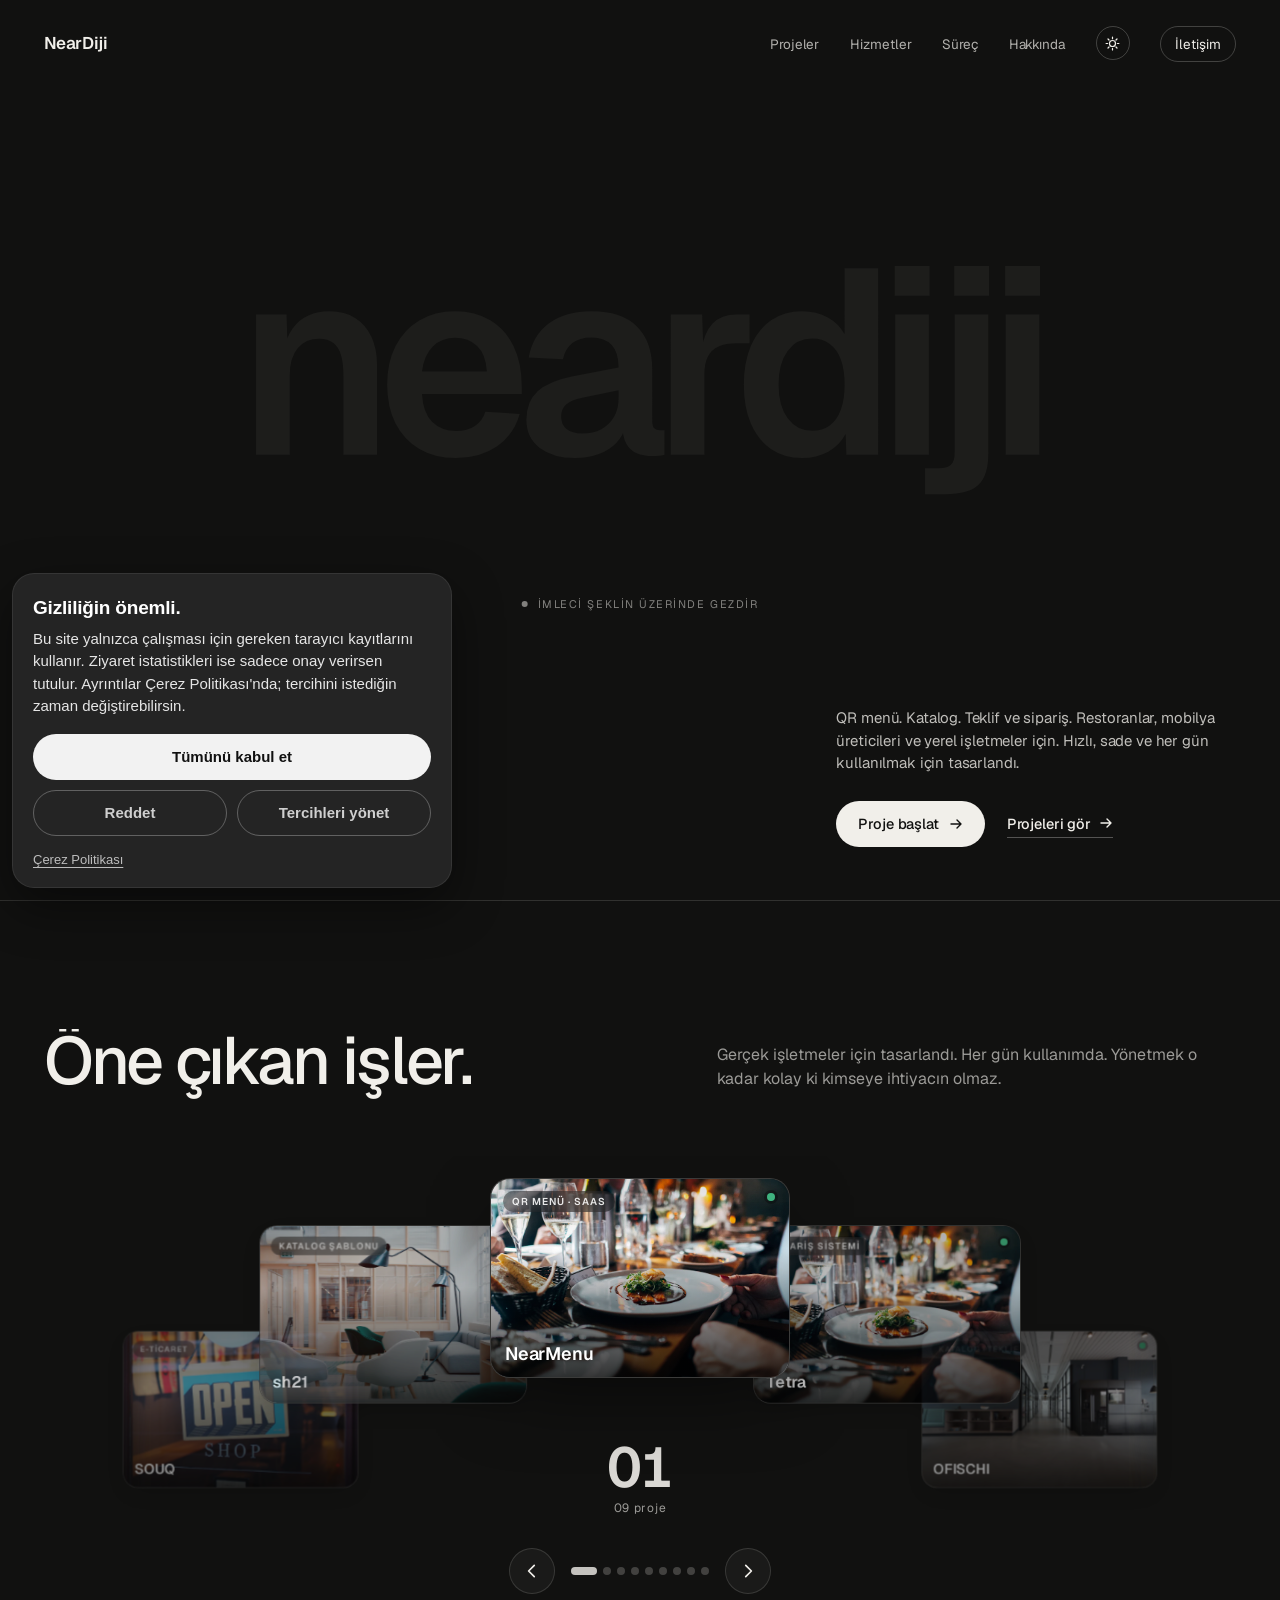
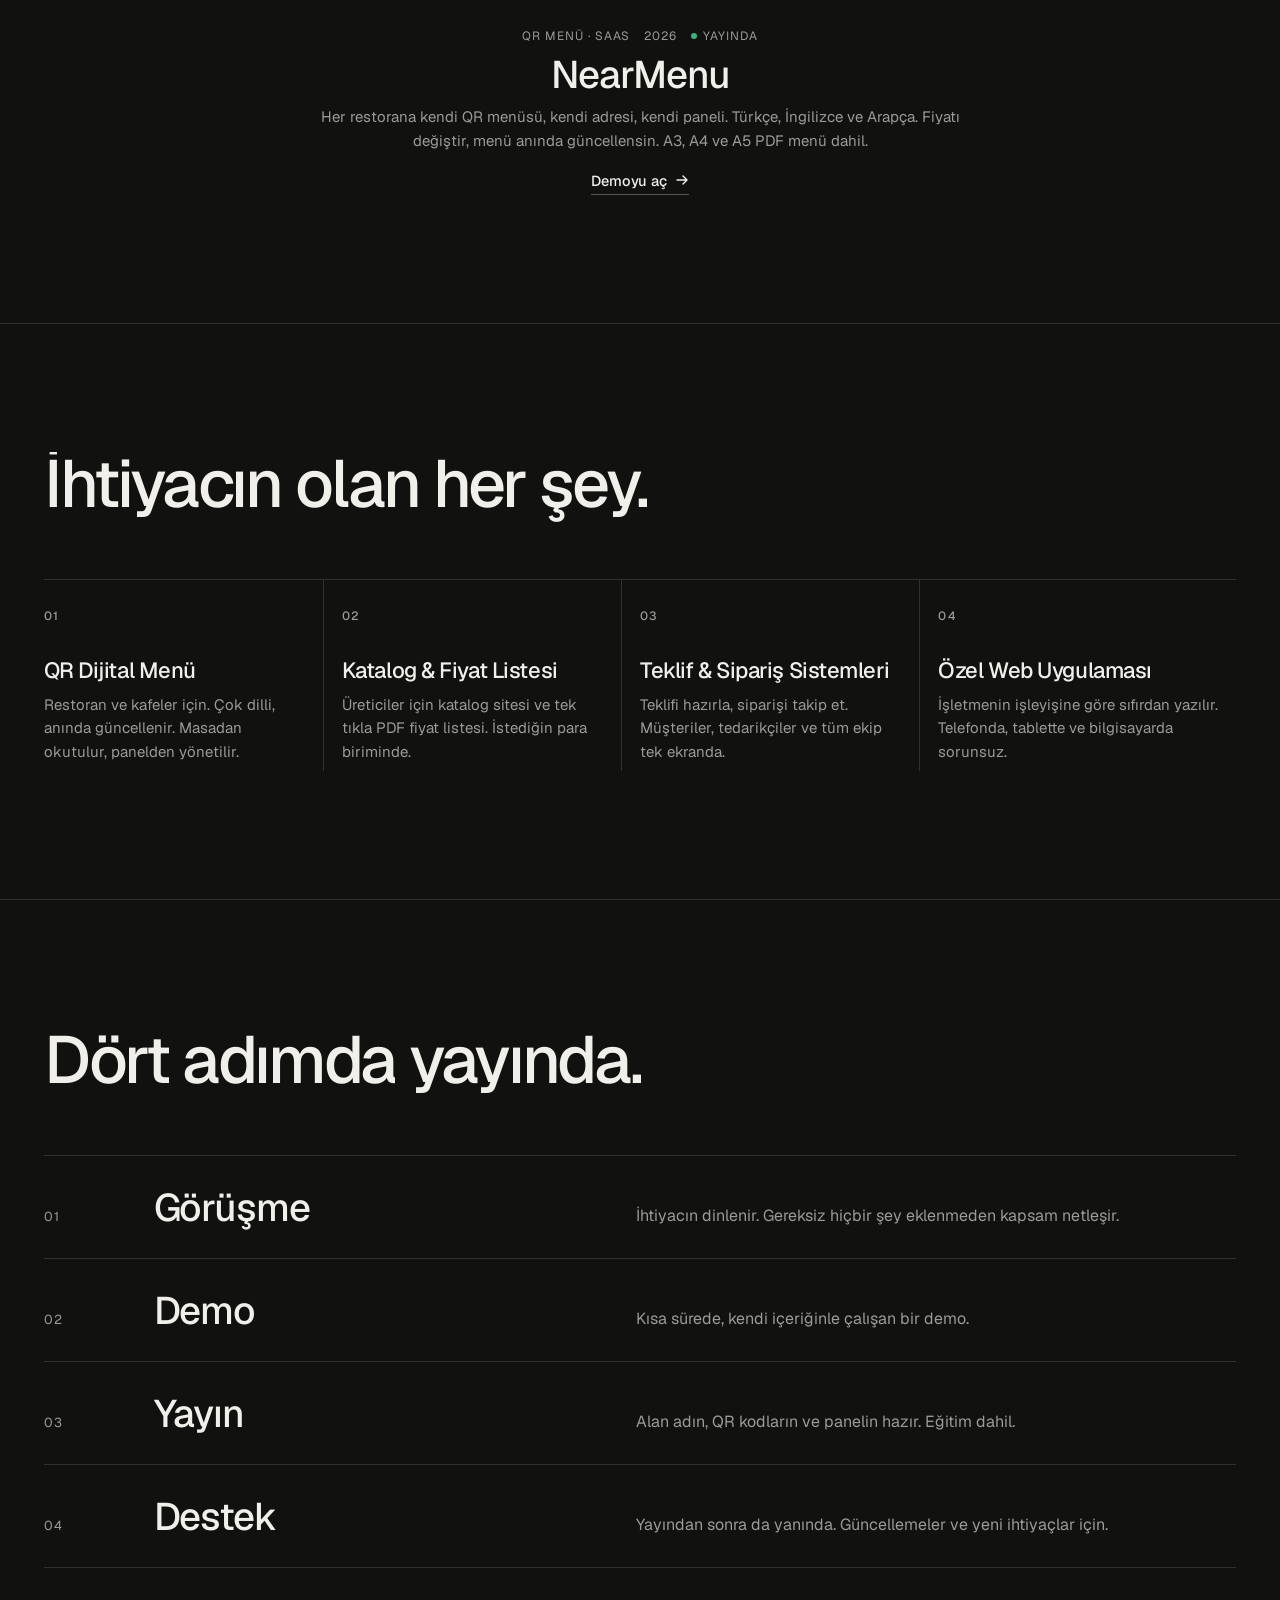
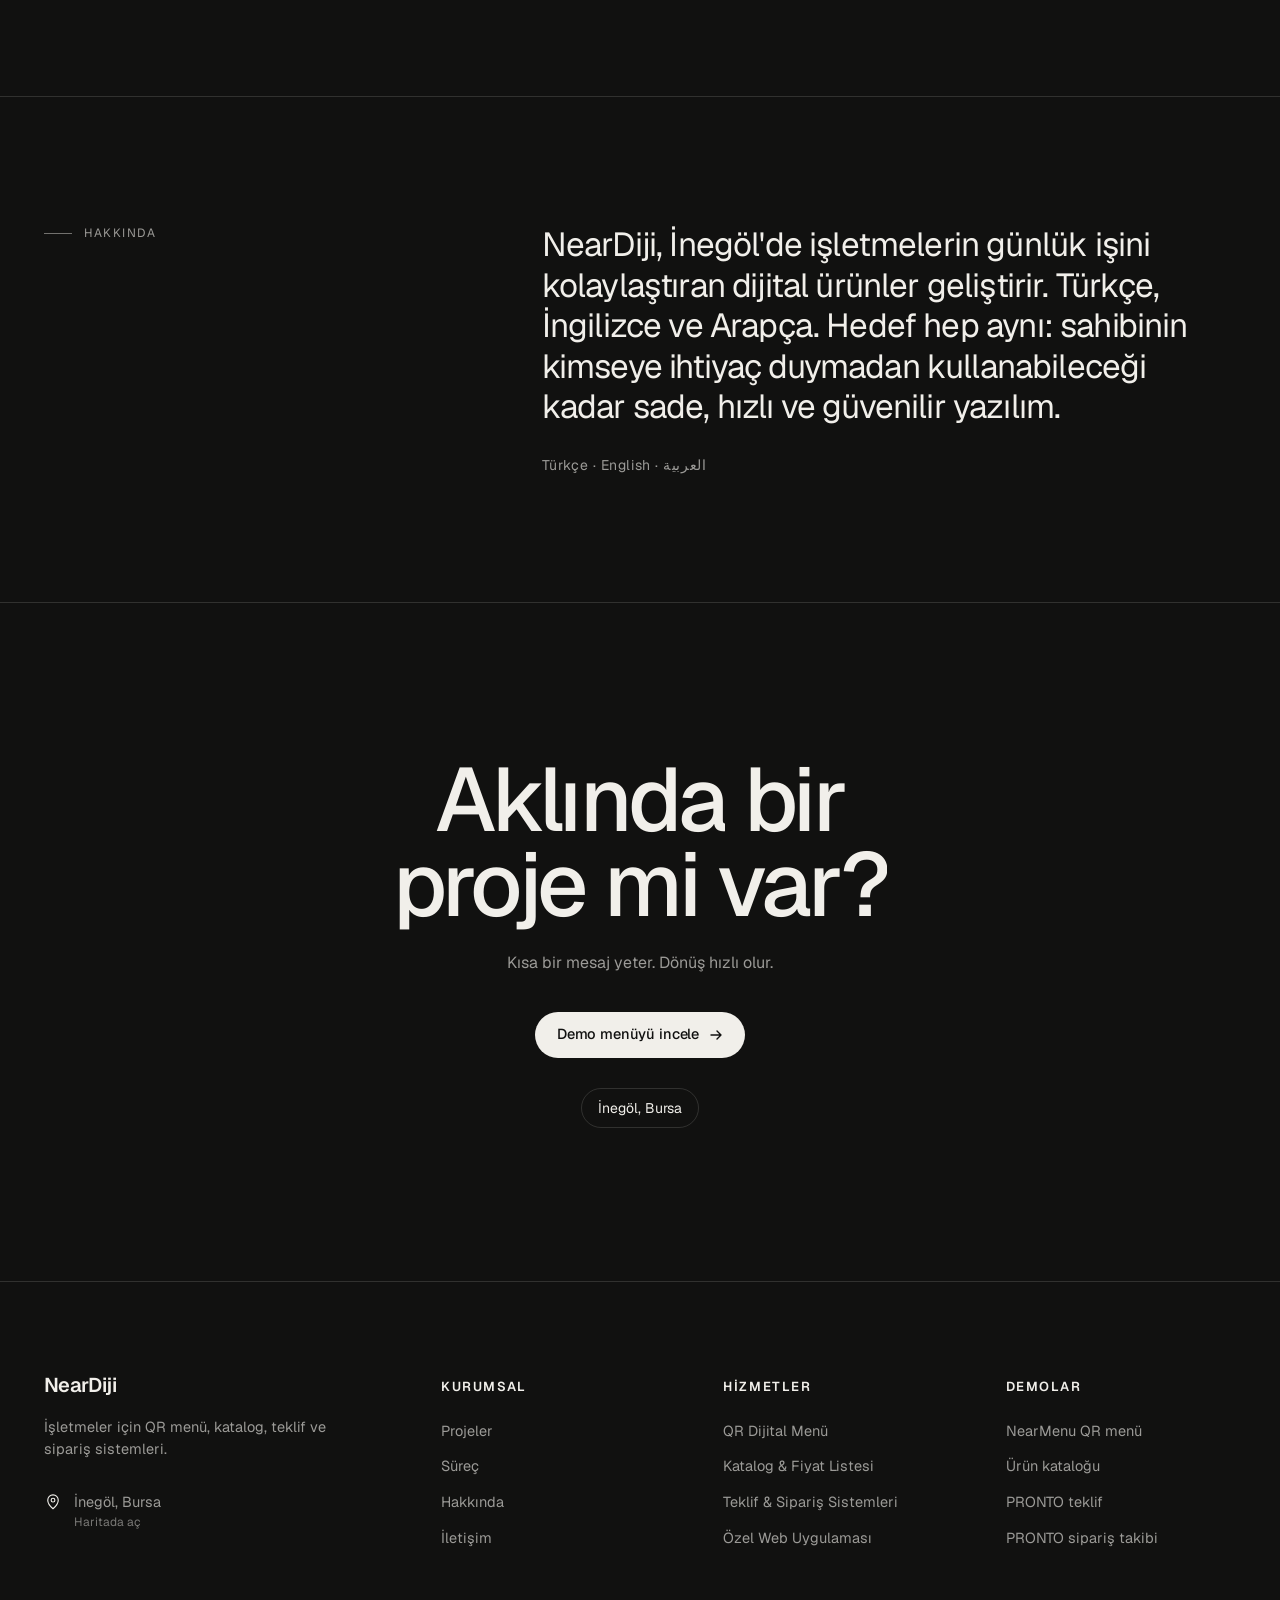
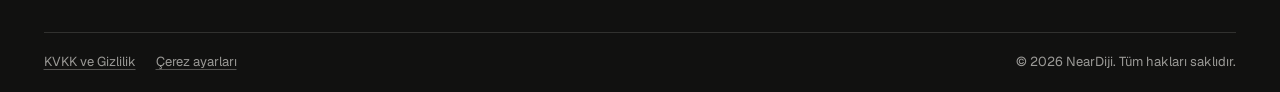
<file: index.html>
<!DOCTYPE html>
<html lang="tr" data-theme="dark">
<head>
<meta charset="UTF-8">
<meta http-equiv="Content-Security-Policy" content="default-src 'self'; script-src 'self' https://static.cloudflareinsights.com; style-src 'self' 'unsafe-inline'; font-src 'self' data:; img-src 'self' https: data: blob:; media-src 'self' https: data: blob:; connect-src 'self' https://rfwgjzkewtjpdcvrhepg.supabase.co https://cloudflareinsights.com https://media.neardiji.com; worker-src 'self' blob:; object-src 'none'; base-uri 'self'; form-action 'self'; frame-src 'none'; upgrade-insecure-requests">
<meta name="referrer" content="strict-origin-when-cross-origin">
<link rel="icon" href="/favicon.ico" sizes="any">
<link rel="icon" type="image/png" sizes="32x32" href="/assets/icons/favicon-32.png">
<link rel="apple-touch-icon" href="/assets/icons/apple-touch-icon.png">
<link rel="manifest" href="/site.webmanifest">
<meta name="apple-mobile-web-app-title" content="NearDiji">
<meta name="apple-mobile-web-app-capable" content="yes">
<meta name="mobile-web-app-capable" content="yes">
<meta name="viewport" content="width=device-width,initial-scale=1,viewport-fit=cover">
<meta name="theme-color" content="#111110">
<title>NearDiji — İşletmeler için dijital ürünler</title>
<meta name="description" content="QR menüler, ürün katalogları, teklif ve sipariş sistemleri. İnegöl'den işletmelere hızlı, sade ve gerçekten kullanılan yazılımlar.">
<meta property="og:title" content="NearDiji">
<meta property="og:description" content="QR menüler, ürün katalogları, teklif ve sipariş sistemleri.">
<meta property="og:type" content="website">
<script src="/assets/eski-link.js"></script>
<link rel="stylesheet" href="/assets/fonts/fonts.css">
<script src="/assets/cerez.js" data-pencere defer></script>
<script src="/assets/sb-config.js"></script>
<script src="/assets/site-data.js"></script>
<script src="/assets/liquid-hero.js"></script>
<style>
:root{
 --bg:#EBE9E5;--fg:#151514;--muted:color-mix(in srgb,var(--fg) 62%,transparent);
 --line:color-mix(in srgb,var(--fg) 14%,transparent);--card:color-mix(in srgb,var(--fg) 4%,transparent);
 --head:'Geist','Helvetica Neue',Arial,sans-serif;--accent:'Instrument Serif','Times New Roman',serif;
 --gut:clamp(20px,3.4vw,48px);
 color-scheme:light;
}
:root[data-theme="dark"]{--bg:#111110;--fg:#F1EFEA;color-scheme:dark}
*,*::before,*::after{box-sizing:border-box}
html{scroll-behavior:smooth;-webkit-text-size-adjust:100%}
@media (prefers-reduced-motion:reduce){html{scroll-behavior:auto}}
body{margin:0;background:var(--bg);color:var(--fg);font-family:var(--head);-webkit-font-smoothing:antialiased;
 transition:background-color .6s ease,color .6s ease;overflow-x:hidden}
a{color:inherit}
img{max-width:100%}
::selection{background:var(--fg);color:var(--bg)}

/* ── hero ── */
.sh-root{position:relative;width:100%;height:100svh;min-height:560px;overflow:hidden;isolation:isolate;container-type:size;
 background:var(--bg);color:var(--fg);touch-action:pan-y;display:flex;flex-direction:column}
.sh-stage{position:absolute;inset:0;z-index:0;pointer-events:none}
.sh-canvas{position:absolute;inset:0;width:100%;height:100%;display:block;opacity:0;transition:opacity .5s ease}
.sh-fallback{position:absolute;display:block;max-width:none;user-select:none;-webkit-user-drag:none;transition:opacity .5s ease}
.sh-root[data-gl="on"] .sh-canvas{opacity:1}
.sh-root[data-gl="on"] .sh-fallback{opacity:0}
.sh-root[data-swap="1"] .sh-canvas,.sh-root[data-swap="1"] .sh-fallback{opacity:0;transition-duration:.25s}
.sh-backdrop{position:absolute;left:50%;z-index:0;transform:translate(-50%,-50%);white-space:nowrap;pointer-events:none;user-select:none;
 font-family:var(--head);font-weight:600;letter-spacing:-.06em;line-height:.8;color:color-mix(in srgb,var(--fg) 5%,transparent)}
.sh-nav{position:relative;z-index:2;display:flex;align-items:center;justify-content:space-between;gap:24px;padding:26px var(--gut) 0}
.sh-brand{display:inline-flex;align-items:center;gap:10px;font-weight:600;font-size:17px;letter-spacing:-.02em;color:inherit;text-decoration:none;min-width:0}
.sh-brand img,.sh-brand .logo-mono{height:var(--logo-h,34px);width:auto;max-width:min(280px,48vw);object-fit:contain;display:block}
.sh-brand img.inv{filter:invert(1) hue-rotate(180deg)}
.sh-brand .logo-mono{background:currentColor;-webkit-mask:var(--logo-url) left center/contain no-repeat;mask:var(--logo-url) left center/contain no-repeat}
@media(max-width:640px){.sh-brand img,.sh-brand .logo-mono{height:calc(var(--logo-h,34px)*.8)}}
.sh-links{display:flex;align-items:center;gap:clamp(18px,2.4vw,36px);list-style:none;margin:0;padding:0}
.sh-link{color:inherit;text-decoration:none;font-size:13.5px;letter-spacing:-.005em;opacity:.72;transition:opacity .2s}
.sh-link:hover{opacity:1}
.sh-theme{display:inline-grid;place-items:center;width:34px;height:34px;padding:0;border-radius:50%;cursor:pointer;color:inherit;background:transparent;
 border:1px solid color-mix(in srgb,var(--fg) 22%,transparent);transition:background .25s,color .25s}
.sh-theme:hover{background:var(--fg);color:var(--bg)}
.sh-navcta{color:inherit;text-decoration:none;font-size:13.5px;padding:8px 14px;border:1px solid color-mix(in srgb,var(--fg) 22%,transparent);
 border-radius:999px;transition:background .25s,color .25s;white-space:nowrap}
.sh-navcta:hover{background:var(--fg);color:var(--bg)}
.sh-hint{position:absolute;z-index:1;transform:translate(-50%,0);display:flex;align-items:center;gap:10px;white-space:nowrap;
 font-size:11px;letter-spacing:.14em;text-transform:uppercase;opacity:.5;pointer-events:none;transition:opacity .8s ease}
.sh-hint::before{content:"";width:6px;height:6px;border-radius:50%;background:currentColor;animation:sh-pulse 2.4s ease-in-out infinite}
.sh-root[data-touched="1"] .sh-hint{opacity:0}
@keyframes sh-pulse{0%,100%{transform:scale(.6);opacity:.45}50%{transform:scale(1);opacity:1}}
.sh-spacer{flex:1 1 auto;min-height:0}
.sh-content{position:relative;z-index:2;display:grid;grid-template-columns:minmax(0,1.7fr) minmax(0,1fr);align-items:end;
 gap:clamp(24px,4cqw,72px);padding:0 var(--gut) clamp(28px,3.4cqw,52px)}
.eyebrow{font-size:12px;letter-spacing:.12em;text-transform:uppercase;opacity:.62;margin:0 0 clamp(14px,1.6vw,22px);display:flex;align-items:center;gap:12px}
.eyebrow::before{content:"";width:28px;height:1px;background:currentColor;opacity:.7}
.sh-h1{font-weight:500;font-size:clamp(40px,min(6.6cqw,11.5cqh),124px);line-height:.92;letter-spacing:-.045em;margin:0;text-wrap:balance}
.sh-h1 .sh-line{display:block}
.acc{font-family:var(--accent);font-style:italic;font-weight:400;letter-spacing:-.02em}
.sh-aside{max-width:400px;justify-self:end;padding-bottom:.6em}
.sh-body{font-size:clamp(15px,1.1cqw,17px);line-height:1.5;letter-spacing:-.01em;margin:0 0 26px;opacity:.78;text-wrap:pretty}
.ctas{display:flex;flex-wrap:wrap;align-items:center;gap:22px}
.btn{display:inline-flex;align-items:center;gap:10px;height:46px;padding:0 22px;border-radius:999px;background:var(--fg);border:0;cursor:pointer;
 color:var(--bg);text-decoration:none;font:500 14.5px/1 var(--head);letter-spacing:-.01em;transition:transform .3s cubic-bezier(.2,.7,.2,1)}
.btn:hover{transform:translateY(-1px)}
.btn svg,.txt svg{transition:transform .3s cubic-bezier(.2,.7,.2,1)}
.btn:hover svg,.txt:hover svg{transform:translateX(3px)}
.txt{display:inline-flex;align-items:center;gap:8px;color:inherit;text-decoration:none;font-size:14.5px;font-weight:500;letter-spacing:-.01em;
 padding:4px 0;border-bottom:1px solid color-mix(in srgb,var(--fg) 30%,transparent)}
a:focus-visible,button:focus-visible{outline:2px solid var(--fg);outline-offset:4px}
@container (max-width:1023px){
 .sh-content{grid-template-columns:1fr;gap:28px}
 .sh-aside{justify-self:start;max-width:520px;padding-bottom:0}
 .sh-h1{font-size:clamp(40px,min(9.5cqw,9cqh),96px)}
}
@container (max-width:767px){.sh-links li:not(.keep){display:none}}
@container (max-width:639px){
 .sh-nav{padding-top:20px}
 .sh-h1{font-size:clamp(36px,min(12.5cqw,7.2cqh),60px);line-height:.94}
 .sh-body{font-size:15px;margin-bottom:20px}
 .eyebrow{font-size:11px}
 .ctas{gap:18px}
 .btn{height:48px}
 .sh-content{padding-bottom:40px}
}

/* ── bölümler ── */
.sec{padding:clamp(72px,10vw,140px) var(--gut);border-top:1px solid var(--line)}
.sec-head{display:grid;grid-template-columns:minmax(0,1.2fr) minmax(0,1fr);gap:clamp(20px,4vw,72px);align-items:end;margin-bottom:clamp(36px,5vw,64px)}
.h2{font-weight:500;font-size:clamp(34px,5.2vw,76px);line-height:.95;letter-spacing:-.04em;margin:0;text-wrap:balance}
.lead{font-size:clamp(15px,1.25vw,18px);line-height:1.55;color:var(--muted);margin:0;max-width:520px;justify-self:end;text-wrap:pretty}
@media (max-width:860px){.sec-head{grid-template-columns:1fr}.lead{justify-self:start}}

/* projeler — dairesel karusel */
.cc{position:relative;outline:none;--cw:260px;--ch:173px}
.cc:focus-visible{outline:2px solid color-mix(in srgb,var(--fg) 35%,transparent);outline-offset:8px;border-radius:24px}
.cc-stage{position:relative;height:420px;overflow:hidden;touch-action:pan-y;user-select:none;-webkit-user-select:none;
 mask-image:linear-gradient(90deg,transparent,#000 9%,#000 91%,transparent);-webkit-mask-image:linear-gradient(90deg,transparent,#000 9%,#000 91%,transparent)}
.cc-card{position:absolute;left:50%;top:var(--ay,50%);width:var(--cw);height:var(--ch);margin:calc(var(--ch) / -2) 0 0 calc(var(--cw) / -2);padding:0;
 border:1px solid color-mix(in srgb,#fff 14%,transparent);border-radius:20px;overflow:hidden;cursor:pointer;background:#1b1b1a;color:#fff;text-align:left;font:inherit;
 transition:transform .65s cubic-bezier(.22,1,.36,1),opacity .65s cubic-bezier(.22,1,.36,1),box-shadow .3s;will-change:transform,opacity;
 box-shadow:0 10px 28px -8px rgba(0,0,0,.35)}
.cc-card.on{box-shadow:0 26px 70px -14px rgba(0,0,0,.55);cursor:default}
.cc-card.on.has-link{cursor:pointer}
.cc-card img{position:absolute;inset:0;width:100%;height:100%;object-fit:cover;display:block;transition:transform 1.2s cubic-bezier(.2,.7,.2,1)}
.cc-card.on:hover img{transform:scale(1.05)}
.cc-card::after{content:"";position:absolute;inset:0;background:linear-gradient(180deg,rgba(0,0,0,.12) 0%,rgba(0,0,0,0) 35%,rgba(0,0,0,.78) 100%)}
.cc-card .cc-tag{position:absolute;top:12px;left:12px;z-index:1;padding:4px 9px;border-radius:999px;font-size:10px;font-weight:600;letter-spacing:.1em;text-transform:uppercase;
 background:rgba(0,0,0,.38);backdrop-filter:blur(8px);-webkit-backdrop-filter:blur(8px);color:rgba(255,255,255,.88);max-width:calc(100% - 24px);overflow:hidden;text-overflow:ellipsis;white-space:nowrap}
.cc-card .cc-name{position:absolute;left:14px;right:14px;bottom:12px;z-index:1;font-weight:600;font-size:clamp(14px,1.5vw,18px);line-height:1.15;letter-spacing:-.01em;
 overflow:hidden;text-overflow:ellipsis;white-space:nowrap}
.cc-card .cc-dot{position:absolute;top:14px;right:14px;z-index:1;width:8px;height:8px;border-radius:50%;background:#3fb27f;box-shadow:0 0 0 3px rgba(0,0,0,.3)}
.cc-card .cc-dot.dev{background:#d9a441}
.cc-count{position:absolute;left:50%;top:var(--ay,50%);transform:translate(-50%,-38%);text-align:center;pointer-events:none;line-height:1}
.cc-count b{display:block;font-weight:600;font-size:clamp(40px,5vw,56px);letter-spacing:-.04em;opacity:.9;font-variant-numeric:tabular-nums}
.cc-count span{display:block;margin-top:6px;font-size:12px;color:var(--muted);letter-spacing:.06em}
.cc-info{max-width:640px;margin:clamp(20px,3vw,34px) auto 0;text-align:center;display:flex;flex-direction:column;align-items:center;gap:10px}
.cc-info.swap{animation:ccIn .45s ease-out}
@keyframes ccIn{from{opacity:0;transform:translateY(8px)}to{opacity:1;transform:none}}
.cc-meta{display:flex;flex-wrap:wrap;justify-content:center;gap:8px 14px;align-items:center;font-size:12px;letter-spacing:.08em;text-transform:uppercase;color:var(--muted)}
.cc-meta .st{display:inline-flex;align-items:center;gap:6px}
.cc-meta .st::before{content:"";width:6px;height:6px;border-radius:50%;background:#3fb27f}
.cc-meta .st.dev::before{background:#d9a441}
.cc-info h3{margin:0;font-weight:500;font-size:clamp(26px,3vw,40px);letter-spacing:-.03em;line-height:1.05}
.cc-info p{margin:0;color:var(--muted);font-size:15px;line-height:1.6;text-wrap:pretty}
.cc-info .txt{margin-top:4px}
.cc-ctrl{display:flex;align-items:center;justify-content:center;gap:16px;margin-top:clamp(6px,1.4vw,14px)}
.cc-btn{display:inline-grid;place-items:center;width:46px;height:46px;border-radius:50%;padding:0;cursor:pointer;color:inherit;background:var(--card);
 border:1px solid var(--line);transition:background .2s,transform .2s,border-color .2s}
.cc-btn:hover{border-color:color-mix(in srgb,var(--fg) 35%,transparent);transform:scale(1.06)}
.cc-btn:active{transform:scale(.95)}
.cc-dots{display:flex;align-items:center;gap:6px;flex-wrap:wrap;justify-content:center;max-width:60vw}
.cc-dots button{width:8px;height:8px;padding:0;border:0;border-radius:999px;cursor:pointer;background:color-mix(in srgb,var(--fg) 22%,transparent);transition:width .3s,background .3s;position:relative}
.cc-dots button::before{content:"";position:absolute;inset:-10px -4px}
.cc-dots button.on{width:26px;background:color-mix(in srgb,var(--fg) 80%,transparent)}
@media (prefers-reduced-motion:reduce){.cc-card,.cc-card img{transition:none}.cc-info.swap{animation:none}}

/* referanslar — 3D coverflow */
.cf{position:relative;outline:none;--sw:250px;--sh:160px}
.cf:focus-visible{outline:2px solid color-mix(in srgb,var(--fg) 35%,transparent);outline-offset:8px;border-radius:24px}
.cf-stage{position:relative;height:calc(var(--sh) + 40px);perspective:1100px;overflow:hidden;touch-action:pan-y;cursor:grab;user-select:none;-webkit-user-select:none;
 mask-image:linear-gradient(90deg,transparent,#000 12%,#000 88%,transparent);-webkit-mask-image:linear-gradient(90deg,transparent,#000 12%,#000 88%,transparent)}
.cf-stage.drag{cursor:grabbing}
.cf-track{position:absolute;inset:0;transform-style:preserve-3d}
.cf-slide{position:absolute;left:50%;top:20px;width:var(--sw);height:var(--sh);margin-left:calc(var(--sw) / -2);padding:0;border:0;border-radius:18px;cursor:pointer;
 background:#F7F5F1;box-shadow:0 18px 40px -18px rgba(0,0,0,.35),inset 0 0 0 1px rgba(0,0,0,.06);overflow:hidden;font:inherit;color:#151514;
 transition:transform .7s cubic-bezier(.22,1,.36,1),opacity .7s;will-change:transform}
.cf-slide img{position:absolute;inset:16% 14% 24%;width:72%;height:60%;object-fit:contain;display:block;-webkit-user-drag:none}
.cf-slide span{position:absolute;left:10px;right:10px;bottom:10%;font-size:12px;letter-spacing:.06em;text-transform:uppercase;opacity:.55;text-align:center;
 white-space:nowrap;overflow:hidden;text-overflow:ellipsis}
.cf-slide::after{content:"";position:absolute;inset:0;background:linear-gradient(90deg,rgba(0,0,0,var(--shl,0)),rgba(0,0,0,var(--shr,0)));pointer-events:none;transition:opacity .7s}
.cf-dots{display:flex;flex-wrap:wrap;justify-content:center;gap:6px;margin-top:14px}
.cf-dots button{width:8px;height:8px;padding:0;border:0;border-radius:999px;cursor:pointer;background:color-mix(in srgb,var(--fg) 22%,transparent);transition:width .3s,background .3s;position:relative}
.cf-dots button::before{content:"";position:absolute;inset:-10px -4px}
.cf-dots button.on{width:22px;background:color-mix(in srgb,var(--fg) 80%,transparent)}
@media (prefers-reduced-motion:reduce){.cf-slide{transition:none}}

/* hizmetler */
.services{display:grid;grid-template-columns:repeat(4,minmax(0,1fr));border-top:1px solid var(--line)}
.svc{padding:28px clamp(0px,1.4vw,22px) 8px 0;border-right:1px solid var(--line);margin-right:clamp(0px,1.4vw,22px);min-width:0}
.svc:last-child{border-right:0;margin-right:0}
.svc b{display:block;font-size:12px;letter-spacing:.12em;color:var(--muted);font-weight:500;margin-bottom:34px}
.svc h3{margin:0 0 10px;font-weight:500;font-size:22px;letter-spacing:-.02em;line-height:1.15}
.svc p{margin:0;color:var(--muted);font-size:15px;line-height:1.55}
@media (max-width:1000px){.services{grid-template-columns:repeat(2,minmax(0,1fr))}.svc:nth-child(2n){border-right:0;margin-right:0}.svc{border-bottom:1px solid var(--line);padding-bottom:28px}}
@media (max-width:560px){.services{grid-template-columns:1fr}.svc{border-right:0;margin-right:0}.svc b{margin-bottom:16px}}

/* süreç */
.steps{list-style:none;margin:0;padding:0;counter-reset:s}
.step{display:grid;grid-template-columns:90px minmax(0,1fr) minmax(0,1.3fr);gap:20px;align-items:baseline;padding:26px 0;border-top:1px solid var(--line)}
.step:last-child{border-bottom:1px solid var(--line)}
.step::before{counter-increment:s;content:counter(s,decimal-leading-zero);font-size:13px;letter-spacing:.1em;color:var(--muted)}
.step h3{margin:0;font-weight:500;font-size:clamp(26px,3vw,40px);letter-spacing:-.03em}
.step p{margin:0;color:var(--muted);font-size:16px;line-height:1.55}
@media (max-width:760px){.step{grid-template-columns:44px minmax(0,1fr)}.step p{grid-column:2}}

/* hakkında */
.about{display:grid;align-items:start;grid-template-columns:minmax(0,1fr) minmax(0,1.6fr);gap:clamp(20px,5vw,90px)}
.about-text{font-size:clamp(22px,2.6vw,38px);line-height:1.22;letter-spacing:-.025em;margin:0;text-wrap:pretty}
.about-langs{margin-top:28px;color:var(--muted);font-size:14px;letter-spacing:.04em}
@media (max-width:860px){.about{grid-template-columns:1fr}}

/* iletişim */
.contact{text-align:center;padding-top:clamp(90px,12vw,170px);padding-bottom:clamp(90px,12vw,170px)}
.contact .h2{font-size:clamp(40px,7vw,108px);max-width:14ch;margin:0 auto}
.contact .lead{margin:24px auto 36px;justify-self:auto;text-align:center}
.contact .ctas{justify-content:center}
.chips{display:flex;flex-wrap:wrap;justify-content:center;gap:10px;margin-top:30px}
.chip{display:inline-flex;align-items:center;gap:8px;padding:10px 16px;border-radius:999px;border:1px solid var(--line);text-decoration:none;font-size:14px;
 transition:background .25s,color .25s;max-width:100%;overflow:hidden;text-overflow:ellipsis;white-space:nowrap}
a.chip:hover{background:var(--fg);color:var(--bg)}
/* alt bilgi */
.ft{border-top:1px solid var(--line);padding:clamp(56px,7vw,96px) var(--gut) 0;font-size:14.5px}
.ft[hidden]{display:none}
.ft-grid{display:grid;grid-template-columns:minmax(0,1.5fr) repeat(3,minmax(0,1fr));gap:clamp(28px,4vw,64px)}
.ft-grid>[hidden]{display:none}
.ft-logo{display:inline-flex;align-items:center;text-decoration:none;font-weight:600;font-size:20px;letter-spacing:-.02em;max-width:100%}
.ft-logo img,.ft-logo .logo-mono{height:calc(var(--logo-h,34px)*1.1);width:auto;max-width:min(240px,70vw);object-fit:contain;display:block}
.ft-logo img.inv{filter:invert(1) hue-rotate(180deg)}
.ft-logo .logo-mono{background:currentColor;-webkit-mask:var(--logo-url) left center/contain no-repeat;mask:var(--logo-url) left center/contain no-repeat}
.ft-text{margin:18px 0 0;color:var(--muted);line-height:1.55;max-width:34ch;text-wrap:pretty}
.ft-contact{list-style:none;margin:22px 0 0;padding:0;display:flex;flex-direction:column;gap:4px}
.ft-contact[hidden]{display:none}
.ft-contact a{display:inline-flex;align-items:flex-start;gap:12px;min-height:40px;padding:9px 0;text-decoration:none;color:var(--muted);
 line-height:1.4;overflow-wrap:anywhere;transition:color .2s}
.ft-contact a:hover{color:var(--fg)}
.ft-contact svg{flex:none;width:18px;height:18px;margin-top:1px;color:var(--fg)}
.ft-contact a>span{min-width:0}
.ft-contact small{display:block;font-size:12px;opacity:.75;margin-top:2px}
.ft-social{display:flex;flex-wrap:wrap;gap:6px;margin-top:18px}
.ft-social:empty{display:none}
.ft-social a{display:inline-grid;place-items:center;width:44px;height:44px;border-radius:50%;border:1px solid var(--line);color:var(--fg);
 transition:background .25s,color .25s,border-color .25s}
.ft-social a:hover{background:var(--fg);color:var(--bg);border-color:var(--fg)}
.ft-social svg{width:18px;height:18px}
.ft-col h2{margin:6px 0 18px;font-size:13px;font-weight:600;letter-spacing:.12em;text-transform:uppercase}
.ft-col ul{list-style:none;margin:0;padding:0;display:flex;flex-direction:column}
.ft-col a{display:inline-block;padding:8px 0;text-decoration:none;color:var(--muted);line-height:1.35;overflow-wrap:anywhere;transition:color .2s}
.ft-col a:hover{color:var(--fg)}
.ft-bar{display:flex;flex-wrap:wrap;justify-content:space-between;align-items:center;gap:8px 24px;margin-top:clamp(48px,6vw,80px);
 padding:20px 0 calc(22px + env(safe-area-inset-bottom));border-top:1px solid var(--line);font-size:13px;color:var(--muted)}
.ft-legal{background:none;border:0;padding:10px 0;margin:-10px 0;font:inherit;color:inherit;cursor:pointer;text-decoration:underline;text-underline-offset:3px;
 text-decoration-color:color-mix(in srgb,var(--fg) 30%,transparent)}
.ft-legal:hover{color:var(--fg)}
.ft-legals{display:flex;flex-wrap:wrap;gap:8px 20px}
.ft-legal[hidden]{display:none}
body.has-wa .ft-bar{padding-right:84px}
body.has-wa.wa-left .ft-bar{padding-right:0;padding-left:84px}
@media (max-width:1000px){.ft-grid{grid-template-columns:repeat(3,minmax(0,1fr))}.ft-brand{grid-column:1/-1}}
@media (max-width:640px){
 .ft-grid{grid-template-columns:repeat(2,minmax(0,1fr));gap:36px 20px}
 .ft-col h2{margin-bottom:10px}
 .ft-bar{flex-direction:column;align-items:flex-start}
 body.has-wa .ft-bar,body.has-wa.wa-left .ft-bar{padding-left:0;padding-right:0;padding-bottom:calc(92px + env(safe-area-inset-bottom))}
}

/* sabit WhatsApp butonu */
.wa-float{position:fixed;bottom:calc(20px + env(safe-area-inset-bottom));right:calc(20px + env(safe-area-inset-right));z-index:40;width:56px;height:56px;
 border-radius:50%;display:grid;place-items:center;background:#25D366;color:#fff;box-shadow:0 12px 30px -8px rgba(0,0,0,.45);
 transition:transform .3s cubic-bezier(.2,.7,.2,1),opacity .3s;animation:waIn .5s .8s both cubic-bezier(.2,.7,.2,1)}
.wa-float.left{right:auto;left:calc(20px + env(safe-area-inset-left))}
.wa-float:hover{transform:scale(1.07)}
.wa-float svg{width:28px;height:28px}
.wa-float[hidden]{display:none}
@keyframes waIn{from{opacity:0;transform:translateY(16px) scale(.8)}to{opacity:1;transform:none}}
@media (max-width:640px){.wa-float{width:52px;height:52px;bottom:calc(16px + env(safe-area-inset-bottom))}.wa-float:not(.left){right:calc(16px + env(safe-area-inset-right))}.wa-float.left{left:calc(16px + env(safe-area-inset-left))}}
@media (prefers-reduced-motion:reduce){.wa-float{animation:none}}

/* KVKK penceresi */
.legal{width:min(680px,calc(100vw - 32px));max-height:min(80svh,760px);padding:0;border:1px solid var(--line);border-radius:22px;
 background:var(--bg);color:var(--fg);box-shadow:0 30px 80px -20px rgba(0,0,0,.5);overflow:hidden}
.legal[open]{display:flex;flex-direction:column}
.legal::backdrop{background:rgba(0,0,0,.55);backdrop-filter:blur(4px);-webkit-backdrop-filter:blur(4px)}
.legal-head{display:flex;align-items:center;justify-content:space-between;gap:16px;padding:18px 18px 16px 24px;border-bottom:1px solid var(--line)}
.legal-head h2{margin:0;font-weight:500;font-size:22px;letter-spacing:-.02em}
.legal-x{flex:none;display:grid;place-items:center;width:44px;height:44px;border-radius:50%;border:1px solid var(--line);background:transparent;color:inherit;cursor:pointer}
.legal-x:hover{background:var(--fg);color:var(--bg)}
.legal-body{padding:20px 24px 28px;overflow-y:auto;overscroll-behavior:contain;font-size:15px;line-height:1.65;color:var(--muted)}
.legal-body p{margin:0 0 14px;white-space:pre-line;overflow-wrap:anywhere}
.legal-body p b{display:block;color:var(--fg);font-weight:600;margin-bottom:2px}

/* görünür olunca yumuşak giriş */
.rv{opacity:0;transform:translateY(18px);transition:opacity .9s ease,transform .9s cubic-bezier(.2,.7,.2,1)}
.rv.in{opacity:1;transform:none}
@media (prefers-reduced-motion:reduce){.rv{opacity:1;transform:none;transition:none}.sh-hint::before{animation:none}}
/* ── animasyonlar: kelime kelime başlık, sıralı giriş, çizilen çizgiler ── */
.h2 .w{display:inline-block;overflow:hidden;vertical-align:top;padding-bottom:.14em;margin-bottom:-.14em}
.h2 .w>span{display:inline-block;transform:translateY(135%);transition:transform 1s cubic-bezier(.16,1,.3,1);transition-delay:calc(var(--i,0) * 70ms)}
.rv.in .h2 .w>span,.h2 .w>span.in{transform:none}
.sec-head.rv{opacity:1;transform:none}
.sec-head .lead{opacity:0;transform:translateY(14px);transition:opacity .9s ease .35s,transform .9s cubic-bezier(.16,1,.3,1) .35s}
.sec-head.rv.in .lead{opacity:1;transform:none}
.stg.rv{opacity:1;transform:none}
.stg>*{opacity:0;transform:translateY(28px);transition:opacity .8s ease,transform .9s cubic-bezier(.16,1,.3,1);transition-delay:calc(var(--i,0) * 110ms + .1s)}
.stg.in>*{opacity:1;transform:none}
.svc{transition:opacity .8s ease,transform .9s cubic-bezier(.16,1,.3,1),background-color .3s ease;transition-delay:calc(var(--i,0) * 110ms + .1s),calc(var(--i,0) * 110ms + .1s),0s}
.svc b{transition:color .3s ease,letter-spacing .4s ease}
@media (hover:hover){.svc:hover b{color:var(--fg,currentColor);letter-spacing:.2em}.step:hover h3{transform:translateX(8px)}}
.step{position:relative;border-top-color:transparent}
.step::after{content:"";position:absolute;left:0;right:0;top:-1px;height:1px;background:var(--line);transform:scaleX(0);transform-origin:left;transition:transform 1.2s cubic-bezier(.16,1,.3,1);transition-delay:calc(var(--i,0) * 110ms)}
.stg.in .step::after{transform:scaleX(1)}
.step h3{transition:transform .5s cubic-bezier(.16,1,.3,1)}
.about-text .sw{transition:opacity .25s linear;opacity:.18}
.about-text.sw-off .sw{opacity:1}
.contact .rv{transform:translateY(18px) scale(.96)}
.contact .rv.in{transform:none}
.contact .lead,.contact .ctas,.contact .chips{opacity:0;transform:translateY(14px);transition:opacity .8s ease,transform .9s cubic-bezier(.16,1,.3,1)}
.contact .lead{transition-delay:.45s}.contact .ctas{transition-delay:.6s}.contact .chips{transition-delay:.75s}
.contact .rv.in .lead,.contact .rv.in .ctas,.contact .rv.in .chips{opacity:1;transform:none}
@media (prefers-reduced-motion:reduce){
 .h2 .w>span,.sec-head .lead,.stg>*,.contact .lead,.contact .ctas,.contact .chips{transform:none!important;opacity:1!important;transition:none!important}
 .step::after{transform:scaleX(1);transition:none}.contact .rv{transform:none}.about-text .sw{opacity:1!important}
}
</style>
</head>
<body>

<section class="sh-root" id="hero" aria-label="Giriş">
 <div class="sh-backdrop" id="backdrop" aria-hidden="true"></div>
 <div class="sh-stage" id="stage" aria-hidden="true"><img class="sh-fallback" id="fallback" alt="" crossorigin="anonymous" draggable="false"></div>
 <nav class="sh-nav" id="nav" aria-label="Ana menü">
  <a class="sh-brand" href="/" id="brand"></a>
  <ul class="sh-links">
   <li><a class="sh-link" href="#projeler">Projeler</a></li>
   <li id="navRef" hidden><a class="sh-link" href="#referanslar">Referanslar</a></li>
   <li><a class="sh-link" href="#hizmetler">Hizmetler</a></li>
   <li><a class="sh-link" href="#surec">Süreç</a></li>
   <li id="navAbout"><a class="sh-link" href="#hakkinda">Hakkında</a></li>
   <li class="keep"><button type="button" class="sh-theme" id="themeBtn" aria-label="Temayı değiştir"></button></li>
   <li class="keep"><a class="sh-navcta" href="#iletisim">İletişim</a></li>
  </ul>
 </nav>
 <div class="sh-hint" id="hint" aria-hidden="true"></div>
 <div class="sh-spacer"></div>
 <div class="sh-content" id="heroContent">
  <div>
   <p class="eyebrow" id="eyebrow"></p>
   <h1 class="sh-h1" id="headline"></h1>
  </div>
  <div class="sh-aside">
   <p class="sh-body" id="heroBody"></p>
   <div class="ctas" id="heroCtas"></div>
  </div>
 </div>
</section>

<main>
 <section class="sec" id="projeler">
  <div class="sec-head rv"><h2 class="h2" id="projTitle"></h2><p class="lead" id="projIntro"></p></div>
  <div class="projects" id="projects"></div>
 </section>

 <section class="sec" id="referanslar" hidden>
  <div class="sec-head rv"><h2 class="h2" id="refTitle"></h2><p class="lead" id="refIntro"></p></div>
  <div class="cf rv" id="clients" tabindex="0" role="region" aria-roledescription="karusel" aria-label="Referanslar"></div>
 </section>

 <section class="sec" id="hizmetler">
  <div class="sec-head rv"><h2 class="h2" id="svcTitle"></h2><p class="lead"></p></div>
  <div class="services rv stg" id="services"></div>
 </section>

 <section class="sec" id="surec">
  <div class="sec-head rv"><h2 class="h2" id="stepsTitle"></h2><p class="lead"></p></div>
  <ol class="steps rv stg" id="steps"></ol>
 </section>

 <section class="sec" id="hakkinda">
  <div class="about rv">
   <p class="eyebrow" id="aboutTitle"></p>
   <div><p class="about-text" id="aboutText"></p><div class="about-langs" id="langs"></div></div>
  </div>
 </section>

 <section class="sec contact" id="iletisim">
  <div class="rv">
   <h2 class="h2" id="contactTitle"></h2>
   <p class="lead" id="contactText"></p>
   <div class="ctas" id="contactCtas"></div>
   <div class="chips" id="chips"></div>
  </div>
 </section>
</main>

<footer class="ft" id="footer">
 <div class="ft-grid">
  <div class="ft-brand">
   <a class="ft-logo" href="/" id="ftLogo"></a>
   <p class="ft-text" id="ftText"></p>
   <ul class="ft-contact" id="ftContact"></ul>
   <div class="ft-social" id="ftSocial"></div>
  </div>
  <nav class="ft-col" id="ftCorp" aria-labelledby="ftCorpT"><h2 id="ftCorpT"></h2><ul></ul></nav>
  <nav class="ft-col" id="ftSvc" aria-labelledby="ftSvcT"><h2 id="ftSvcT"></h2><ul></ul></nav>
  <nav class="ft-col" id="ftDemo" aria-labelledby="ftDemoT"><h2 id="ftDemoT"></h2><ul></ul></nav>
 </div>
 <div class="ft-bar">
  <span class="ft-legals"><button type="button" class="ft-legal" id="ftPrivacy"></button><button type="button" class="ft-legal" data-cerez-ayar>Çerez ayarları</button></span>
  <span id="ftCopy"></span>
 </div>
</footer>

<a class="wa-float" id="waFloat" href="#" target="_blank" rel="noopener" aria-label="WhatsApp'tan yazın" hidden></a>

<dialog class="legal" id="legal" aria-labelledby="legalTitle">
 <div class="legal-head"><h2 id="legalTitle"></h2><button type="button" class="legal-x" id="legalClose" aria-label="Kapat"><svg width="16" height="16" viewBox="0 0 16 16" fill="none" aria-hidden="true"><path d="M3.5 3.5l9 9M12.5 3.5l-9 9" stroke="currentColor" stroke-width="1.5" stroke-linecap="round"/></svg></button></div>
 <div class="legal-body" id="legalBody"></div>
</dialog>

<script src="/assets/site.js"></script>
</body>
</html>
</file>
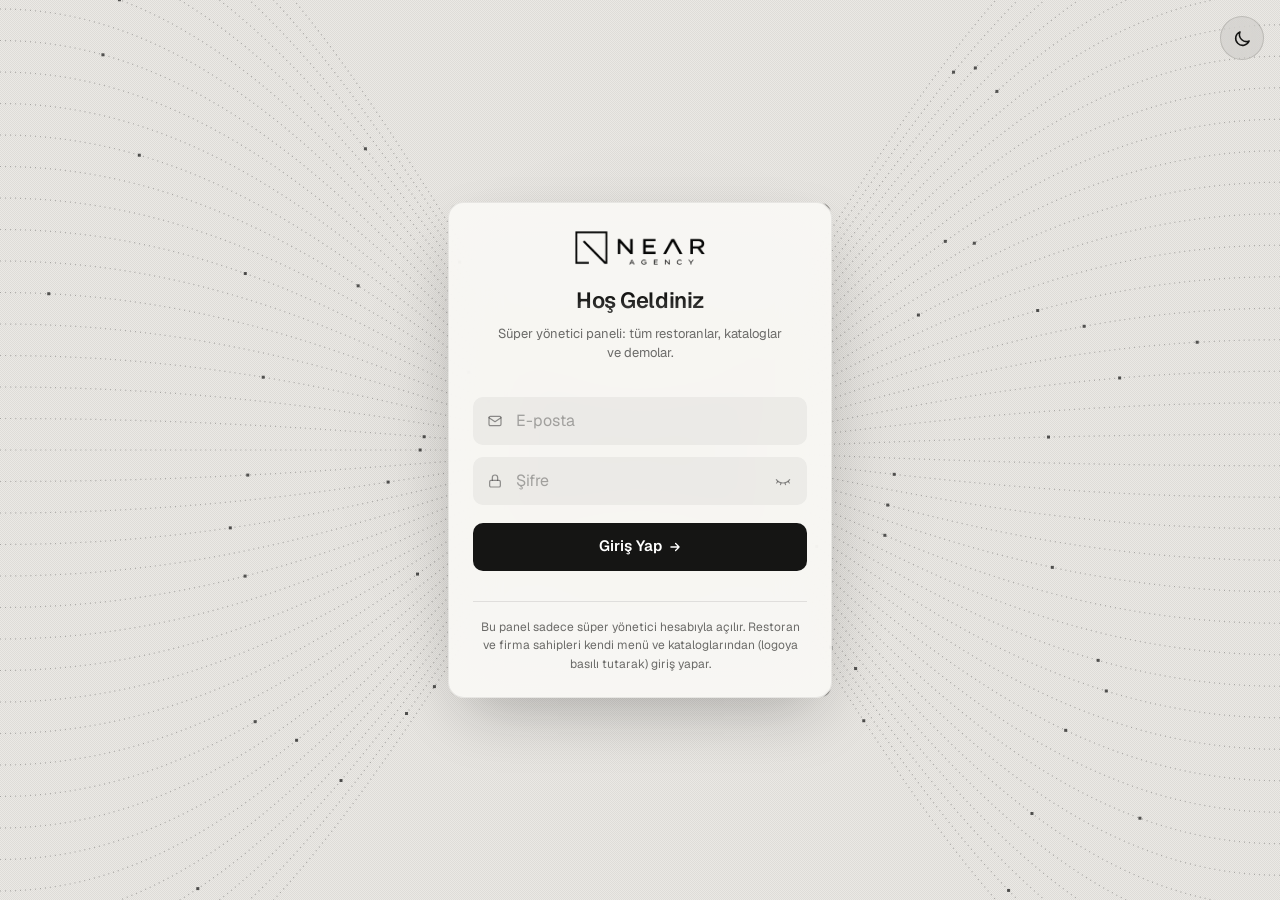
<file: 821/index.html>
<!DOCTYPE html>
<html lang="tr">
<head>
<meta charset="UTF-8">
<meta http-equiv="Content-Security-Policy" content="default-src 'self'; script-src 'self'; style-src 'self' 'unsafe-inline'; font-src 'self' data:; img-src 'self' https: data: blob:; media-src 'self' https: data: blob:; connect-src 'self' https://rfwgjzkewtjpdcvrhepg.supabase.co https://media.neardiji.com; worker-src 'self' blob:; object-src 'none'; base-uri 'self'; form-action 'self'; frame-src 'none'; upgrade-insecure-requests">
<meta name="referrer" content="strict-origin-when-cross-origin">
<link rel="icon" href="/favicon.ico" sizes="any">
<link rel="icon" type="image/png" sizes="32x32" href="/assets/icons/favicon-32.png">
<link rel="apple-touch-icon" href="/assets/icons/apple-touch-icon.png">
<link rel="manifest" href="/821/manifest.webmanifest">
<meta name="apple-mobile-web-app-title" content="Süper Panel">
<link rel="stylesheet" href="/assets/fonts/fonts.css">
<script src="/821/tema.js"></script>
<link rel="stylesheet" href="/assets/giris.css">
<meta name="apple-mobile-web-app-capable" content="yes">
<meta name="mobile-web-app-capable" content="yes">
<meta name="viewport" content="width=device-width,initial-scale=1,viewport-fit=cover">
<meta name="theme-color" content="#111110">
<meta name="robots" content="noindex,nofollow">
<title>NearDiji Süper Yönetici</title>
<style>
/* Tek koyu görünüm: menü panelinin altın vurgulu tasarım dili */
:root{
 color-scheme:dark;
 --bg:#0f0f11;
 --surface:#16161a;
 --surface2:#1d1d22;
 --line:rgba(255,255,255,.08);
 --ink:#f2f2f4;
 --muted:#8b8b95;
 --accent:#d6a83d;
 --accent2:#f0c45a;
 --ok:#6fcf8f;
 --warn:#f0b35a;
 --bad:#ff8d8d;
 --info:#8fb8ff;
 --font:-apple-system,BlinkMacSystemFont,"Segoe UI",Roboto,Helvetica,Arial,sans-serif;
 --mono:ui-monospace,SFMono-Regular,Menlo,Consolas,monospace;
}
*{box-sizing:border-box}
html,body{margin:0;background:var(--bg);color:var(--ink);font:14px/1.5 var(--font)}
body{
 padding-left:max(16px,env(safe-area-inset-left,0px));
 padding-right:max(16px,env(safe-area-inset-right,0px));
 padding-top:env(safe-area-inset-top,0px);
 padding-bottom:calc(40px + env(safe-area-inset-bottom,0px));
}
button,input,select{font:inherit;color:inherit}
button{cursor:pointer}
button:focus-visible,input:focus-visible,select:focus-visible,a:focus-visible{outline:2px solid var(--accent);outline-offset:2px}
a{color:var(--accent2)}
.wrap{max-width:1100px;margin:0 auto}
[hidden]{display:none!important}

.btn{
 display:inline-flex;align-items:center;justify-content:center;gap:6px;
 min-height:42px;padding:9px 14px;border-radius:11px;
 border:1px solid var(--line);background:var(--surface2);color:var(--ink);
 font-weight:700;font-size:13px;text-decoration:none;white-space:nowrap
}
.btn.gold{border-color:transparent;background:linear-gradient(135deg,var(--accent),var(--accent2));color:#111}
.btn.danger{background:#3a1719;border-color:#572024;color:var(--bad)}
.btn.small{min-height:34px;padding:6px 11px;font-size:12px;border-radius:9px}
.btn:disabled{opacity:.55;cursor:default}

.field{display:flex;flex-direction:column;gap:6px;margin-top:12px}
.field label{font-size:11px;font-weight:700;color:var(--muted);letter-spacing:.02em}
.field input,.field select{
 width:100%;min-height:44px;padding:10px 12px;border-radius:11px;
 border:1px solid #303036;background:#121215;outline:none
}
.field input:focus,.field select:focus{border-color:var(--accent)}
.hint{font-size:11px;color:var(--muted)}
.hint code{font-family:var(--mono);color:var(--accent2);word-break:break-all}
.error{
 margin-top:12px;padding:10px 12px;border-radius:10px;
 background:#3a1717;color:var(--bad);font-size:12.5px
}

/* Giriş */
.login-screen{min-height:100vh;min-height:100dvh;display:flex;align-items:center;justify-content:center;padding:24px 0}
.login{max-width:380px;margin:12vh auto 0;padding:26px;border-radius:20px;background:var(--surface);border:1px solid var(--line)}
.logo{
 width:56px;height:56px;border-radius:16px;margin-bottom:16px;
 display:flex;align-items:center;justify-content:center;
 background:linear-gradient(135deg,var(--accent),var(--accent2));color:#111;
 font:700 26px Georgia,serif
}
.login h1{margin:0;font-size:22px}
.login p{margin:6px 0 4px;color:var(--muted);font-size:13px}
.login .btn{width:100%;margin-top:16px}

/* Üst bar */
.top{
 position:sticky;top:env(safe-area-inset-top,0px);z-index:20;
 display:flex;align-items:center;justify-content:space-between;gap:12px;
 padding:14px 0;background:var(--bg);border-bottom:1px solid var(--line)
}
body::before{content:"";position:fixed;inset:0 0 auto;height:env(safe-area-inset-top,0px);z-index:30;background:var(--bg)}
.brand{display:flex;align-items:center;gap:11px;min-width:0}
.brand .logo{width:40px;height:40px;border-radius:12px;margin:0;font-size:19px;flex:0 0 40px}
.brand b{display:block;font-size:15px}
.brand span{display:block;color:var(--muted);font-size:11px;white-space:nowrap;overflow:hidden;text-overflow:ellipsis}

/* İstatistik */
.stats{display:grid;grid-template-columns:repeat(5,1fr);gap:10px;margin-top:18px}
.stat{padding:13px 14px;border-radius:14px;background:var(--surface);border:1px solid var(--line)}
.stat small{display:block;color:var(--muted);font-size:11px}
.stat b{display:block;margin-top:4px;font-size:24px;font-variant-numeric:tabular-nums}
.stat.warn b{color:var(--warn)}

.actions{display:flex;gap:10px;margin-top:16px;flex-wrap:wrap}
.actions .btn{flex:1 1 180px}

.toolbar{display:flex;gap:10px;margin-top:16px;flex-wrap:wrap;align-items:center}
.search{
 flex:1 1 240px;display:flex;align-items:center;gap:8px;padding:0 12px;
 min-height:44px;border-radius:12px;border:1px solid #303036;background:#121215
}
.search input{flex:1;min-width:0;border:0;background:transparent;outline:none;min-height:42px}
.chips{display:flex;gap:6px;flex-wrap:wrap}
.chip{
 min-height:34px;padding:6px 12px;border-radius:999px;border:1px solid var(--line);
 background:var(--surface);color:var(--muted);font-size:12px;font-weight:700
}
.chip.on{border-color:var(--accent);color:var(--accent2);background:rgba(214,168,61,.1)}

/* Ürün sekmesi: Menüler | Kataloglar */
.kinds{display:grid;grid-template-columns:1fr 1fr;gap:6px;padding:5px;margin:0 0 14px;border:1px solid rgba(255,255,255,.08);border-radius:16px;background:rgba(255,255,255,.03)}
.kinds button{display:flex;flex-direction:column;align-items:center;gap:2px;padding:10px 8px;border:0;border-radius:12px;background:transparent;color:#a1a1aa;font:inherit;font-weight:700;font-size:14px;cursor:pointer;min-height:48px}
.kinds button small{font-weight:500;font-size:11px;opacity:.7}
.kinds button.on{background:#d6a83d;color:#111}
/* Restoran listesi */
.list{display:grid;grid-template-columns:repeat(auto-fill,minmax(320px,1fr));gap:12px;margin-top:16px}
.card{
 display:flex;flex-direction:column;gap:10px;padding:15px;border-radius:16px;
 background:var(--surface);border:1px solid var(--line);min-width:0
}
.card-head{display:flex;align-items:flex-start;justify-content:space-between;gap:10px}
.card-head h3{margin:0;font-size:16px;line-height:1.3;word-break:break-word}
.card-head a{font-family:var(--mono);font-size:11.5px;word-break:break-all;text-decoration:none}
.pill{
 flex:0 0 auto;padding:3px 9px;border-radius:999px;font-size:11px;font-weight:800;
 border:1px solid currentColor
}
.pill.active{color:var(--ok)}
.pill.trial{color:var(--info)}
.pill.expired{color:var(--warn)}
.pill.passive{color:var(--muted)}
.meta{display:flex;flex-wrap:wrap;gap:6px 14px;color:var(--muted);font-size:12px}
.meta b{color:var(--ink);font-variant-numeric:tabular-nums}
.trialline{font-size:12.5px;padding:8px 10px;border-radius:10px;background:var(--surface2)}
.trialline.warn{color:var(--warn)}
.members{display:flex;flex-direction:column;gap:4px;font-size:12px}
.member{display:flex;align-items:center;gap:6px;min-width:0}
.member span{overflow:hidden;text-overflow:ellipsis;white-space:nowrap}
.tag{flex:0 0 auto;padding:1px 6px;border-radius:6px;background:rgba(240,179,90,.13);color:var(--warn);font-size:10px;font-weight:700}
.card-actions{display:flex;gap:6px;flex-wrap:wrap;margin-top:2px}
.card-actions .btn{flex:1 1 auto}
.empty{margin-top:30px;padding:30px;text-align:center;color:var(--muted);border:1px dashed var(--line);border-radius:16px}

/* Modal */
.overlay{
 position:fixed;inset:0;z-index:100;display:flex;align-items:flex-end;justify-content:center;
 background:rgba(0,0,0,.7);padding:0
}
.modal{
 width:100%;max-width:560px;max-height:92vh;overflow:auto;
 padding:20px max(18px,env(safe-area-inset-left,0px)) calc(22px + env(safe-area-inset-bottom,0px));
 border-radius:22px 22px 0 0;background:var(--surface);border:1px solid var(--line)
}
@media (min-width:700px){
 .overlay{align-items:center;padding:20px}
 .modal{border-radius:22px}
}
.modal-head{display:flex;align-items:center;justify-content:space-between;gap:10px}
.modal-head h2{margin:0;font-size:19px}
.x{width:36px;height:36px;border-radius:50%;border:0;background:var(--surface2);font-size:18px}
.seg{display:grid;grid-template-columns:1fr 1fr;gap:6px;margin-top:14px}
.seg button{min-height:46px;border-radius:12px;border:1px solid var(--line);background:var(--surface2);font-weight:700;color:var(--muted)}
.seg button.on{border-color:var(--accent);color:var(--accent2);background:rgba(214,168,61,.1)}
.seg button small{display:block;font-weight:500;font-size:10.5px}
.row2{display:grid;grid-template-columns:1fr 1fr;gap:10px}
.check{display:flex;align-items:center;gap:10px;margin-top:14px;font-size:13px}
.check input{width:20px;height:20px;accent-color:var(--accent)}
.modal-foot{display:flex;gap:8px;margin-top:20px}
.modal-foot .btn{flex:1}
.result{
 margin-top:14px;padding:14px;border-radius:14px;background:#121215;border:1px solid var(--line);
 font-family:var(--mono);font-size:12.5px;white-space:pre-wrap;word-break:break-word;line-height:1.6
}
.success{display:flex;align-items:center;gap:10px;margin-top:6px;color:var(--ok);font-weight:700}
.section-title{margin:20px 0 4px;font-size:12px;font-weight:800;color:var(--muted);text-transform:uppercase;letter-spacing:.06em}
.ext{display:flex;gap:6px;flex-wrap:wrap;margin-top:8px}
.memberrow{display:flex;align-items:center;justify-content:space-between;gap:8px;padding:9px 0;border-bottom:1px solid var(--line);font-size:13px}
.memberrow span{min-width:0;overflow:hidden;text-overflow:ellipsis}

#toast{
 position:fixed;left:50%;top:calc(14px + env(safe-area-inset-top,0px));z-index:300;
 transform:translate(-50%,-20px);opacity:0;pointer-events:none;
 max-width:calc(100% - 32px);padding:11px 16px;border-radius:12px;
 background:#1d1d22;border:1px solid rgba(214,168,61,.45);font-weight:700;font-size:13px;
 transition:opacity .2s,transform .2s
}
#toast.show{opacity:1;transform:translate(-50%,0)}

.loading{display:flex;flex-direction:column;align-items:center;justify-content:center;gap:14px;margin-top:60px;color:var(--muted)}
.spin{width:22px;height:22px;border-radius:50%;border:3px solid rgba(255,255,255,.1);border-top-color:var(--accent);animation:spin .8s linear infinite}
@keyframes spin{to{transform:rotate(360deg)}}
@media (prefers-reduced-motion:reduce){.spin{animation-duration:2.4s}#toast{transition:none}}

@media (max-width:760px){
 .stats{grid-template-columns:repeat(2,1fr)}
 .stats .stat:first-child{grid-column:1/-1}
 .list{grid-template-columns:1fr}
}

/* ===== Giriş kartı (Uiverse.io by Priyanshu02020, menu21 için uyarlandı) ===== */
.lg-container{
 --form-width:315px;
 --login-box-color:#272727;
 --input-color:#3a3a3a;
 --button-color:#373737;
 --footer-color:rgba(255,255,255,.5);
 display:flex;justify-content:center;align-items:center;
 position:relative;overflow:hidden;
 background:var(--login-box-color);
 border-radius:24px;
 width:min(calc(var(--form-width) + 2px),100%);
 padding:1px;
 z-index:8;
 box-shadow:
  0 4px 8px rgba(0,0,0,.2),
  0 8px 16px rgba(0,0,0,.2),
  0 0 8px rgba(255,255,255,.1),
  0 0 16px rgba(255,255,255,.08);
}
.lg-container::before{
 content:"";
 position:absolute;left:50%;top:50%;
 width:200%;aspect-ratio:1;
 z-index:-2;
 background:conic-gradient(from 45deg,transparent 75%,#fff,transparent 100%);
 transform:translate(-50%,-50%) rotate(0deg);
 animation:lgSpin 4s ease-in-out infinite;
}
@keyframes lgSpin{
 100%{transform:translate(-50%,-50%) rotate(360deg)}
}
.lg-box{
 position:relative;z-index:10;
 width:100%;
 background:var(--login-box-color);
 border-radius:23px;
 padding:28px;
 backdrop-filter:blur(15px);
 -webkit-backdrop-filter:blur(15px);
 box-shadow:
  inset 0 40px 60px -8px rgba(255,255,255,.12),
  inset 4px 0 12px -6px rgba(255,255,255,.12),
  inset 0 0 12px -4px rgba(255,255,255,.12);
}
.lg-form{
 display:flex;justify-content:center;align-items:center;
 flex-direction:column;gap:10px;
}
.lg-logo{
 width:65px;height:65px;flex:0 0 65px;
 background:linear-gradient(135deg,rgba(255,255,255,.2),rgba(0,0,0,.2));
 box-shadow:8px 8px 16px rgba(0,0,0,.2),-8px -8px 16px rgba(255,255,255,.06);
 border-radius:20px;border:2px solid #fff;
 display:flex;justify-content:center;align-items:center;
 position:relative;
}
.lg-logo::before{
 content:"";position:absolute;bottom:10px;width:50%;height:20%;
 border-top-left-radius:40px;border-top-right-radius:40px;
 border-bottom-right-radius:20px;border-bottom-left-radius:20px;
 border:2.5px solid #fff;
}
.lg-logo::after{
 content:"";position:absolute;top:10px;width:30%;height:30%;
 border-radius:50%;border:2.5px solid #fff;
}
.lg-header{
 width:100%;text-align:center;font-size:24px;font-weight:bold;
 padding:6px;color:#fff;margin:0;line-height:1.25
}
.lg-sub{
 width:100%;margin:-4px 0 4px;text-align:center;
 color:var(--footer-color);font-size:12.5px;line-height:1.45
}
.lg-input{
 width:100%;padding:10px 12px;min-height:42px;
 border:1px solid transparent;border-radius:12px;
 background:var(--input-color);color:#fff;
 outline:none;font-size:16px;
}
.lg-input::placeholder{color:rgba(255,255,255,.45)}
.lg-input:focus{border:1px solid #fff}
.lg-button{
 width:100%;height:42px;border:none;border-radius:20px;
 font-size:14px;font-weight:600;cursor:pointer;
 display:grid;place-content:center;
 background:var(--button-color);color:#fff;
 transition:.3s;
 box-shadow:
  inset 0 3px 6px -4px rgba(255,255,255,.6),
  inset 0 -3px 6px -2px rgba(0,0,0,.8);
}
.lg-button.sign-in{margin-top:5px}
.lg-button:hover{
 background:rgba(255,255,255,.25);
 box-shadow:
  inset 0 3px 6px rgba(255,255,255,.6),
  inset 0 -3px 6px rgba(0,0,0,.8),
  0 0 8px rgba(255,255,255,.05);
}
.lg-button:disabled{opacity:.6;cursor:default}
.lg-footer{
 width:100%;margin:4px 0 0;text-align:left;
 color:var(--footer-color);font-size:12px;line-height:1.6
}
.lg-link{
 position:relative;padding:0;border:0;background:none;
 color:var(--footer-color);font-weight:600;font-size:12px;
 text-decoration:none;cursor:pointer;transition:color .3s ease
}
.lg-link::after{
 content:"";position:absolute;left:0;bottom:-2px;width:0;
 border-radius:6px;height:1px;background:currentColor;transition:width .3s ease
}
.lg-link:hover,.lg-link:focus-visible{color:#fff}
.lg-link:hover::after,.lg-link:focus-visible::after{width:100%}
.lg-close{
 position:absolute;top:12px;right:12px;z-index:12;
 width:32px;height:32px;border:0;border-radius:50%;
 background:rgba(255,255,255,.08);color:#ddd;font-size:18px;cursor:pointer
}
.lg-error{
 display:none;width:100%;padding:9px 11px;border-radius:10px;
 background:rgba(255,80,80,.14);color:#ff9d9d;font-size:12px;text-align:center
}
.lg-loader{margin:6px auto 0}
@media (prefers-reduced-motion:reduce){.lg-container::before{animation-duration:16s}}

/* ===== Yükleme animasyonu ===== */
/* From Uiverse.io by r0n-dev */ 
.orbital-loader {
  position: relative;
  width: 140px;
  height: 140px;
  margin: auto;
  display: flex;
  align-items: center;
  justify-content: center;
  background: transparent;
  perspective: 800px;
  transform-style: preserve-3d;
  box-sizing: border-box;
}

.orbital-loader *,
.orbital-loader *::before,
.orbital-loader *::after {
  box-sizing: border-box;
  transform-style: preserve-3d;
}

.core-system {
  position: absolute;
  width: 10px;
  height: 10px;
  display: flex;
  align-items: center;
  justify-content: center;
  animation: coreMasterCycle 22s cubic-bezier(0.4, 0, 0.2, 1) infinite;
}

.core-micro-center {
  position: absolute;
  width: 3px;
  height: 3px;
  background-color: #ffffff;
  border-radius: 50%;
  box-shadow: 0 0 6px 1px rgba(255, 255, 255, 0.9);
  animation: corePulse 3.73s ease-in-out infinite alternate;
}

.core-inner-glow {
  position: absolute;
  width: 8px;
  height: 8px;
  border-radius: 50%;
  background: radial-gradient(
    circle,
    rgba(200, 235, 255, 0.9) 0%,
    rgba(255, 255, 255, 0) 70%
  );
  animation: coreBreathe 2.41s ease-in-out infinite alternate;
}

.core-thin-ring {
  position: absolute;
  width: 14px;
  height: 14px;
  border: 1px solid rgba(255, 255, 255, 0.6);
  border-radius: 50%;
  animation: coreRingRotate 4.12s linear infinite;
}

.core-secondary-ring {
  position: absolute;
  width: 22px;
  height: 22px;
  border: 1px dashed rgba(180, 220, 255, 0.35);
  border-radius: 50%;
  animation: coreRingRotateReverse 6.28s linear infinite;
}

.core-outer-ring {
  position: absolute;
  width: 32px;
  height: 32px;
  border: 1px solid rgba(255, 255, 255, 0.15);
  border-top-color: rgba(255, 255, 255, 0.5);
  border-radius: 50%;
  animation: coreRingRotate 9.14s linear infinite;
}

.core-halo {
  position: absolute;
  width: 44px;
  height: 44px;
  border-radius: 50%;
  background: radial-gradient(
    circle,
    rgba(160, 215, 255, 0.12) 0%,
    rgba(255, 255, 255, 0) 75%
  );
  animation: coreFluctuate 5.18s ease-in-out infinite alternate;
}

.pulse-system {
  position: absolute;
  width: 100%;
  height: 100%;
  pointer-events: none;
  display: flex;
  align-items: center;
  justify-content: center;
}

.pulse-ring {
  position: absolute;
  border-radius: 50%;
  border: 1px solid rgba(210, 240, 255, 0.8);
  opacity: 0;
  width: 4px;
  height: 4px;
}

.pulse-ring-1 {
  animation: shockwavePulse 22s cubic-bezier(0.1, 0.8, 0.3, 1) infinite;
}

.pulse-ring-2 {
  animation: shockwavePulse 22s cubic-bezier(0.1, 0.8, 0.3, 1) infinite 0.18s;
}

.pulse-ring-3 {
  animation: shockwavePulse 22s cubic-bezier(0.1, 0.8, 0.3, 1) infinite 0.36s;
}

.orbit-system {
  position: absolute;
  display: flex;
  align-items: center;
  justify-content: center;
  border-radius: 50%;
}

.orbit-path {
  position: absolute;
  width: 100%;
  height: 100%;
  border-radius: 50%;
  pointer-events: none;
}

.orbit-object-wrapper {
  position: absolute;
  width: 100%;
  height: 100%;
  border-radius: 50%;
}

.orbit-object {
  position: absolute;
  top: 50%;
  left: 100%;
  transform: translate(-50%, -50%);
}

.orbit-1 {
  width: 90px;
  height: 90px;
  transform: rotateX(68deg) rotateY(12deg) rotateZ(0deg);
  animation: orbitMaster1 22s ease-in-out infinite;
}

.orbit-1 .orbit-path {
  border: 1px solid rgba(255, 255, 255, 0.22);
  background: radial-gradient(
    circle,
    transparent 60%,
    rgba(255, 255, 255, 0.03) 100%
  );
}

.orbit-1 .orbit-object-wrapper {
  animation: spinClockwise 3.73s linear infinite;
}

.orbit-1 .obj-circle {
  width: 4px;
  height: 4px;
  background-color: #ffffff;
  border-radius: 50%;
  box-shadow: 0 0 5px #ffffff;
}

.orbit-1 .object-trail {
  position: absolute;
  top: 50%;
  left: 100%;
  width: 18px;
  height: 1px;
  background: linear-gradient(90deg, rgba(255, 255, 255, 0.4), transparent);
  transform-origin: left center;
  transform: translateY(-50%) rotate(180deg);
}

.orbit-2 {
  width: 114px;
  height: 114px;
  transform: rotateX(58deg) rotateY(-28deg) rotateZ(25deg);
  animation: orbitMaster2 22s ease-in-out infinite;
}

.orbit-2 .orbit-path {
  border: 1px solid rgba(220, 230, 240, 0.14);
  mask: radial-gradient(circle, transparent 50%, #000 100%),
    conic-gradient(from 0deg, #000 0deg, transparent 270deg, #000 360deg);
  -webkit-mask: conic-gradient(
    from 45deg,
    rgba(0, 0, 0, 0.8) 0deg,
    transparent 180deg,
    rgba(0, 0, 0, 0.8) 360deg
  );
}

.orbit-2 .orbit-object-wrapper {
  animation: spinCounterClockwise 5.18s linear infinite;
}

.orbit-2 .obj-ring {
  width: 5px;
  height: 5px;
  border: 1px solid rgba(255, 255, 255, 0.9);
  border-radius: 50%;
  animation: keepUpright2 5.18s linear infinite;
}

.orbit-3 {
  width: 54px;
  height: 54px;
  transform: rotateX(76deg) rotateY(38deg) rotateZ(-15deg);
  animation: orbitMaster3 22s ease-in-out infinite;
}

.orbit-3 .orbit-path {
  border: 1px dashed rgba(255, 255, 255, 0.28);
}

.orbit-3 .orbit-object-wrapper {
  animation: spinClockwise 2.31s linear infinite;
}

.orbit-3 .obj-bright-point {
  width: 3px;
  height: 3px;
  background-color: #e0f2ff;
  border-radius: 50%;
  box-shadow: 0 0 6px 1px #a6daff;
}

.orbit-4 {
  width: 132px;
  height: 132px;
  transform: rotateX(42deg) rotateY(-52deg) rotateZ(40deg);
  animation: orbitMaster4 22s ease-in-out infinite;
}

.orbit-4 .orbit-path {
  border: 1px solid rgba(255, 255, 255, 0.08);
}

.orbit-4 .orbit-object-wrapper {
  animation: spinCounterClockwise 9.26s linear infinite;
}

.orbit-4 .obj-diamond {
  width: 4px;
  height: 4px;
  background-color: rgba(230, 240, 255, 0.85);
  transform: translate(-50%, -50%) rotate(45deg);
  box-shadow: 0 0 3px rgba(255, 255, 255, 0.5);
}

.orbit-5 {
  width: 102px;
  height: 102px;
  transform: rotateX(62deg) rotateY(65deg) rotateZ(-45deg);
  animation: orbitMaster5 22s ease-in-out infinite;
}

.orbit-5 .orbit-path {
  border: 1px solid rgba(255, 255, 255, 0.12);
  border-left-color: rgba(255, 255, 255, 0.35);
}

.orbit-5 .orbit-object-wrapper {
  animation: spinCounterClockwise 7.87s linear infinite;
}

.orbit-5 .obj-line {
  width: 6px;
  height: 1px;
  background-color: #ffffff;
  box-shadow: 0 0 4px rgba(255, 255, 255, 0.8);
  animation: selfRotate 3.1s linear infinite;
}

.orbit-6 {
  width: 122px;
  height: 122px;
  transform: rotateX(84deg) rotateY(-78deg) rotateZ(10deg);
  animation: orbitMaster6 22s ease-in-out infinite;
}

.orbit-6 .orbit-path {
  border: 1px solid rgba(200, 210, 225, 0.06);
  border-top: 1px solid rgba(255, 255, 255, 0.25);
}

.orbit-6 .orbit-object-wrapper {
  animation: spinClockwise 11.13s linear infinite;
}

.orbit-6 .obj-square {
  width: 3px;
  height: 3px;
  background-color: rgba(210, 235, 255, 0.9);
  animation: keepUpright6 11.13s linear infinite;
}

.orbit-7 {
  width: 138px;
  height: 120px;
  transform: rotateX(48deg) rotateY(22deg) rotateZ(-65deg) skewX(8deg);
  animation: orbitMaster7 22s ease-in-out infinite;
}

.orbit-7 .orbit-path {
  border: 1px solid rgba(255, 255, 255, 0.1);
  border-style: double;
}

.orbit-7 .orbit-object-wrapper {
  animation: spinCounterClockwise 13.62s linear infinite;
}

.orbit-7 .obj-fragment {
  width: 5px;
  height: 4px;
  background-color: rgba(240, 248, 255, 0.85);
  clip-path: polygon(0% 0%, 100% 20%, 80% 100%, 10% 70%);
  animation: selfRotate 4.5s linear infinite reverse;
}

.particle-system {
  position: absolute;
  width: 100%;
  height: 100%;
  pointer-events: none;
}

.particle {
  position: absolute;
  background-color: rgba(255, 255, 255, 0.7);
  border-radius: 50%;
  animation: particleFloat 6s ease-in-out infinite alternate;
}

.p1 {
  width: 1.5px;
  height: 1.5px;
  top: 22%;
  left: 30%;
  animation-delay: 0.2s;
  opacity: 0.4;
}
.p2 {
  width: 2px;
  height: 2px;
  top: 75%;
  left: 20%;
  animation-delay: 1.1s;
  opacity: 0.6;
}
.p3 {
  width: 1px;
  height: 1px;
  top: 15%;
  left: 70%;
  animation-delay: 0.7s;
  opacity: 0.3;
}
.p4 {
  width: 2px;
  height: 2px;
  top: 80%;
  left: 75%;
  animation-delay: 2.3s;
  opacity: 0.5;
}
.p5 {
  width: 1.5px;
  height: 1.5px;
  top: 45%;
  left: 12%;
  animation-delay: 1.8s;
  opacity: 0.6;
}
.p6 {
  width: 1px;
  height: 1px;
  top: 50%;
  left: 88%;
  animation-delay: 3.1s;
  opacity: 0.4;
}
.p7 {
  width: 2.5px;
  height: 2.5px;
  top: 32%;
  left: 82%;
  animation-delay: 0.4s;
  opacity: 0.7;
  box-shadow: 0 0 3px #fff;
}
.p8 {
  width: 1px;
  height: 1px;
  top: 68%;
  left: 35%;
  animation-delay: 2.9s;
  opacity: 0.3;
}
.p9 {
  width: 1.5px;
  height: 1.5px;
  top: 88%;
  left: 45%;
  animation-delay: 1.4s;
  opacity: 0.5;
}
.p10 {
  width: 2px;
  height: 2px;
  top: 10%;
  left: 48%;
  animation-delay: 3.5s;
  opacity: 0.6;
}
.p11 {
  width: 1px;
  height: 1px;
  top: 38%;
  left: 25%;
  animation-delay: 0.9s;
  opacity: 0.4;
}
.p12 {
  width: 1.5px;
  height: 1.5px;
  top: 62%;
  left: 78%;
  animation-delay: 2.1s;
  opacity: 0.5;
}
.p13 {
  width: 2px;
  height: 2px;
  top: 28%;
  left: 60%;
  animation-delay: 1.6s;
  opacity: 0.3;
}
.p14 {
  width: 1px;
  height: 1px;
  top: 72%;
  left: 58%;
  animation-delay: 3.8s;
  opacity: 0.4;
}
.p15 {
  width: 2px;
  height: 2px;
  top: 55%;
  left: 18%;
  animation-delay: 2.7s;
  opacity: 0.6;
}

.energy-fragments {
  position: absolute;
  width: 100%;
  height: 100%;
  pointer-events: none;
}

.energy-fragment {
  position: absolute;
  width: 3px;
  height: 3px;
  background-color: rgba(180, 230, 255, 0.9);
  border-radius: 50%;
  box-shadow: 0 0 5px rgba(180, 230, 255, 0.8);
}

.ef1 {
  top: 50%;
  left: 50%;
  animation: energyFragmentMotion1 22s ease-in-out infinite;
}

.ef2 {
  top: 50%;
  left: 50%;
  animation: energyFragmentMotion2 22s ease-in-out infinite;
}

.ef3 {
  top: 50%;
  left: 50%;
  animation: energyFragmentMotion3 22s ease-in-out infinite;
}

@keyframes spinClockwise {
  0% {
    transform: rotate(0deg);
  }
  100% {
    transform: rotate(360deg);
  }
}

@keyframes spinCounterClockwise {
  0% {
    transform: rotate(0deg);
  }
  100% {
    transform: rotate(-360deg);
  }
}

@keyframes selfRotate {
  0% {
    transform: translate(-50%, -50%) rotate(0deg);
  }
  100% {
    transform: translate(-50%, -50%) rotate(360deg);
  }
}

@keyframes keepUpright2 {
  0% {
    transform: translate(-50%, -50%) rotate(0deg);
  }
  100% {
    transform: translate(-50%, -50%) rotate(360deg);
  }
}

@keyframes keepUpright6 {
  0% {
    transform: translate(-50%, -50%) rotate(0deg);
  }
  100% {
    transform: translate(-50%, -50%) rotate(-360deg);
  }
}

@keyframes corePulse {
  0% {
    transform: scale(0.85);
    opacity: 0.7;
  }
  100% {
    transform: scale(1.25);
    opacity: 1;
    box-shadow: 0 0 9px 2px rgba(255, 255, 255, 1);
  }
}

@keyframes coreBreathe {
  0% {
    transform: scale(0.9);
    opacity: 0.4;
  }
  100% {
    transform: scale(1.4);
    opacity: 0.9;
  }
}

@keyframes coreFluctuate {
  0% {
    transform: scale(0.8) rotate(0deg);
    opacity: 0.2;
  }
  50% {
    opacity: 0.6;
  }
  100% {
    transform: scale(1.2) rotate(180deg);
    opacity: 0.3;
  }
}

@keyframes coreRingRotate {
  0% {
    transform: rotate(0deg);
  }
  100% {
    transform: rotate(360deg);
  }
}

@keyframes coreRingRotateReverse {
  0% {
    transform: rotate(0deg);
  }
  100% {
    transform: rotate(-360deg);
  }
}

@keyframes particleFloat {
  0% {
    transform: translate(0, 0) scale(0.8);
  }
  50% {
    transform: translate(3px, -4px) scale(1.2);
  }
  100% {
    transform: translate(-2px, 3px) scale(0.9);
  }
}

@keyframes shockwavePulse {
  0% {
    width: 4px;
    height: 4px;
    opacity: 0;
    border-width: 2px;
  }
  85% {
    opacity: 0;
  }
  86% {
    width: 6px;
    height: 6px;
    opacity: 1;
    border-color: rgba(255, 255, 255, 1);
    border-width: 2px;
  }
  92% {
    width: 130px;
    height: 130px;
    opacity: 0.4;
    border-color: rgba(160, 220, 255, 0.6);
    border-width: 1px;
  }
  96% {
    width: 170px;
    height: 170px;
    opacity: 0;
    border-width: 0.5px;
  }
  100% {
    width: 4px;
    height: 4px;
    opacity: 0;
  }
}

@keyframes coreMasterCycle {
  0% {
    transform: scale(0.3);
    opacity: 0.2;
  }
  6% {
    transform: scale(1);
    opacity: 1;
  }
  58% {
    transform: scale(1);
    filter: brightness(1);
  }
  64% {
    transform: scale(1.15);
    filter: brightness(1.4);
  }
  68% {
    transform: scale(0.95);
    filter: brightness(1.1);
  }
  74% {
    transform: scale(1.3);
    filter: brightness(1.8);
  }
  80% {
    transform: scale(0.15);
    filter: brightness(0.5);
    opacity: 0.9;
  }
  84% {
    transform: scale(0.05);
    filter: brightness(0.2);
    opacity: 0.3;
  }
  85.5% {
    transform: scale(0);
    opacity: 0;
  }
  86% {
    transform: scale(2.2);
    filter: brightness(2.5);
    opacity: 1;
  }
  90% {
    transform: scale(0.9);
    filter: brightness(1.2);
    opacity: 0.9;
  }
  95% {
    transform: scale(1);
    filter: brightness(1);
    opacity: 1;
  }
  100% {
    transform: scale(1);
    opacity: 1;
  }
}

@keyframes orbitMaster1 {
  0% {
    transform: rotateX(68deg) rotateY(12deg) rotateZ(0deg) scale(0.2);
    opacity: 0;
  }
  8% {
    transform: rotateX(68deg) rotateY(12deg) rotateZ(0deg) scale(1);
    opacity: 1;
  }
  58% {
    transform: rotateX(68deg) rotateY(12deg) rotateZ(0deg) scale(1);
    opacity: 1;
  }
  64% {
    transform: rotateX(68deg) rotateY(12deg) rotateZ(0deg) scale(1.05);
  }
  68% {
    transform: rotateX(0deg) rotateY(0deg) rotateZ(0deg) scale(1);
  }
  74% {
    transform: rotateX(30deg) rotateY(40deg) rotateZ(90deg) scale(1.1);
    opacity: 0.9;
  }
  81% {
    transform: rotateX(68deg) rotateY(12deg) rotateZ(180deg) scale(0.15);
    opacity: 0.3;
  }
  85% {
    transform: scale(0);
    opacity: 0;
  }
  88% {
    transform: rotateX(68deg) rotateY(12deg) rotateZ(0deg) scale(1.3);
    opacity: 0.6;
  }
  94% {
    transform: rotateX(68deg) rotateY(12deg) rotateZ(0deg) scale(0.98);
    opacity: 1;
  }
  100% {
    transform: rotateX(68deg) rotateY(12deg) rotateZ(0deg) scale(1);
    opacity: 1;
  }
}

@keyframes orbitMaster2 {
  0% {
    transform: rotateX(58deg) rotateY(-28deg) rotateZ(25deg) scale(0);
    opacity: 0;
  }
  11% {
    transform: rotateX(58deg) rotateY(-28deg) rotateZ(25deg) scale(1);
    opacity: 0.85;
  }
  58% {
    transform: rotateX(58deg) rotateY(-28deg) rotateZ(25deg) scale(1);
    opacity: 0.85;
  }
  64% {
    transform: rotateX(58deg) rotateY(-28deg) rotateZ(25deg) scale(1.08);
  }
  68% {
    transform: rotateX(0deg) rotateY(0deg) rotateZ(0deg) scale(1);
  }
  75% {
    transform: rotateX(-50deg) rotateY(20deg) rotateZ(-45deg) scale(0.8);
    opacity: 1;
  }
  82% {
    transform: rotateX(58deg) rotateY(-28deg) rotateZ(90deg) scale(0.1);
    opacity: 0.2;
  }
  85% {
    transform: scale(0);
    opacity: 0;
  }
  89% {
    transform: rotateX(58deg) rotateY(-28deg) rotateZ(25deg) scale(1.25);
    opacity: 0.5;
  }
  95% {
    transform: rotateX(58deg) rotateY(-28deg) rotateZ(25deg) scale(1);
    opacity: 0.85;
  }
  100% {
    transform: rotateX(58deg) rotateY(-28deg) rotateZ(25deg) scale(1);
    opacity: 0.85;
  }
}

@keyframes orbitMaster3 {
  0% {
    transform: rotateX(76deg) rotateY(38deg) rotateZ(-15deg) scale(0);
    opacity: 0;
  }
  6% {
    transform: rotateX(76deg) rotateY(38deg) rotateZ(-15deg) scale(1);
    opacity: 1;
  }
  58% {
    transform: rotateX(76deg) rotateY(38deg) rotateZ(-15deg) scale(1);
    opacity: 1;
  }
  64% {
    transform: rotateX(76deg) rotateY(38deg) rotateZ(-15deg) scale(1.1);
  }
  68% {
    transform: rotateX(0deg) rotateY(0deg) rotateZ(0deg) scale(1);
  }
  73% {
    transform: rotateX(80deg) rotateY(-10deg) rotateZ(30deg) scale(1.2);
  }
  80% {
    transform: rotateX(76deg) rotateY(38deg) rotateZ(0deg) scale(0.08);
    opacity: 0.4;
  }
  85% {
    transform: scale(0);
    opacity: 0;
  }
  87% {
    transform: rotateX(76deg) rotateY(38deg) rotateZ(-15deg) scale(1.4);
    opacity: 0.8;
  }
  92% {
    transform: rotateX(76deg) rotateY(38deg) rotateZ(-15deg) scale(0.95);
    opacity: 1;
  }
  100% {
    transform: rotateX(76deg) rotateY(38deg) rotateZ(-15deg) scale(1);
    opacity: 1;
  }
}

@keyframes orbitMaster4 {
  0% {
    transform: rotateX(42deg) rotateY(-52deg) rotateZ(40deg) scale(0);
    opacity: 0;
  }
  14% {
    transform: rotateX(42deg) rotateY(-52deg) rotateZ(40deg) scale(1);
    opacity: 0.7;
  }
  58% {
    transform: rotateX(42deg) rotateY(-52deg) rotateZ(40deg) scale(1);
    opacity: 0.7;
  }
  64% {
    transform: rotateX(42deg) rotateY(-52deg) rotateZ(40deg) scale(1.04);
  }
  68% {
    transform: rotateX(0deg) rotateY(0deg) rotateZ(0deg) scale(1);
  }
  76% {
    transform: rotateX(-20deg) rotateY(-80deg) rotateZ(10deg) scale(0.7);
    opacity: 0.9;
  }
  83% {
    transform: rotateX(42deg) rotateY(-52deg) rotateZ(0deg) scale(0.05);
    opacity: 0.1;
  }
  85% {
    transform: scale(0);
    opacity: 0;
  }
  90% {
    transform: rotateX(42deg) rotateY(-52deg) rotateZ(40deg) scale(1.2);
    opacity: 0.4;
  }
  96% {
    transform: rotateX(42deg) rotateY(-52deg) rotateZ(40deg) scale(1);
    opacity: 0.7;
  }
  100% {
    transform: rotateX(42deg) rotateY(-52deg) rotateZ(40deg) scale(1);
    opacity: 0.7;
  }
}

@keyframes orbitMaster5 {
  0% {
    transform: rotateX(62deg) rotateY(65deg) rotateZ(-45deg) scale(0);
    opacity: 0;
  }
  10% {
    transform: rotateX(62deg) rotateY(65deg) rotateZ(-45deg) scale(1);
    opacity: 0.8;
  }
  58% {
    transform: rotateX(62deg) rotateY(65deg) rotateZ(-45deg) scale(1);
    opacity: 0.8;
  }
  64% {
    transform: rotateX(62deg) rotateY(65deg) rotateZ(-45deg) scale(1.06);
  }
  68% {
    transform: rotateX(0deg) rotateY(0deg) rotateZ(0deg) scale(1);
  }
  74% {
    transform: rotateX(45deg) rotateY(20deg) rotateZ(-90deg) scale(1.15);
  }
  81% {
    transform: rotateX(62deg) rotateY(65deg) rotateZ(0deg) scale(0.12);
    opacity: 0.2;
  }
  85% {
    transform: scale(0);
    opacity: 0;
  }
  88.5% {
    transform: rotateX(62deg) rotateY(65deg) rotateZ(-45deg) scale(1.35);
    opacity: 0.6;
  }
  94.5% {
    transform: rotateX(62deg) rotateY(65deg) rotateZ(-45deg) scale(1);
    opacity: 0.8;
  }
  100% {
    transform: rotateX(62deg) rotateY(65deg) rotateZ(-45deg) scale(1);
    opacity: 0.8;
  }
}

@keyframes orbitMaster6 {
  0% {
    transform: rotateX(84deg) rotateY(-78deg) rotateZ(10deg) scale(0);
    opacity: 0;
  }
  16% {
    transform: rotateX(84deg) rotateY(-78deg) rotateZ(10deg) scale(1);
    opacity: 0.65;
  }
  58% {
    transform: rotateX(84deg) rotateY(-78deg) rotateZ(10deg) scale(1);
    opacity: 0.65;
  }
  64% {
    transform: rotateX(84deg) rotateY(-78deg) rotateZ(10deg) scale(1.05);
  }
  68% {
    transform: rotateX(0deg) rotateY(0deg) rotateZ(0deg) scale(1);
  }
  77% {
    transform: rotateX(-70deg) rotateY(40deg) rotateZ(-30deg) scale(0.65);
    opacity: 0.85;
  }
  83.5% {
    transform: rotateX(84deg) rotateY(-78deg) rotateZ(0deg) scale(0.04);
    opacity: 0.1;
  }
  85% {
    transform: scale(0);
    opacity: 0;
  }
  91% {
    transform: rotateX(84deg) rotateY(-78deg) rotateZ(10deg) scale(1.18);
    opacity: 0.35;
  }
  97% {
    transform: rotateX(84deg) rotateY(-78deg) rotateZ(10deg) scale(1);
    opacity: 0.65;
  }
  100% {
    transform: rotateX(84deg) rotateY(-78deg) rotateZ(10deg) scale(1);
    opacity: 0.65;
  }
}

@keyframes orbitMaster7 {
  0% {
    transform: rotateX(48deg) rotateY(22deg) rotateZ(-65deg) skewX(8deg)
      scale(0);
    opacity: 0;
  }
  18% {
    transform: rotateX(48deg) rotateY(22deg) rotateZ(-65deg) skewX(8deg)
      scale(1);
    opacity: 0.75;
  }
  58% {
    transform: rotateX(48deg) rotateY(22deg) rotateZ(-65deg) skewX(8deg)
      scale(1);
    opacity: 0.75;
  }
  64% {
    transform: rotateX(48deg) rotateY(22deg) rotateZ(-65deg) skewX(8deg)
      scale(1.08);
  }
  68% {
    transform: rotateX(0deg) rotateY(0deg) rotateZ(0deg) scale(1);
  }
  75% {
    transform: rotateX(30deg) rotateY(-60deg) rotateZ(45deg) skewX(0deg)
      scale(1.1);
  }
  82% {
    transform: rotateX(48deg) rotateY(22deg) rotateZ(0deg) skewX(0deg)
      scale(0.07);
    opacity: 0.2;
  }
  85% {
    transform: scale(0);
    opacity: 0;
  }
  91.5% {
    transform: rotateX(48deg) rotateY(22deg) rotateZ(-65deg) skewX(8deg)
      scale(1.22);
    opacity: 0.45;
  }
  97.5% {
    transform: rotateX(48deg) rotateY(22deg) rotateZ(-65deg) skewX(8deg)
      scale(1);
    opacity: 0.75;
  }
  100% {
    transform: rotateX(48deg) rotateY(22deg) rotateZ(-65deg) skewX(8deg)
      scale(1);
    opacity: 0.75;
  }
}

@keyframes energyFragmentMotion1 {
  0% {
    transform: translate(-50%, -50%) translate(-35px, -20px) scale(0.8);
    opacity: 0.3;
  }
  30% {
    transform: translate(-50%, -50%) translate(-45px, 25px) scale(1.1);
    opacity: 0.8;
  }
  58% {
    transform: translate(-50%, -50%) translate(-25px, -38px) scale(0.9);
    opacity: 0.6;
  }
  68% {
    transform: translate(-50%, -50%) translate(-15px, -10px) scale(1.3);
    opacity: 1;
  }
  80% {
    transform: translate(-50%, -50%) translate(-2px, -2px) scale(0.3);
    opacity: 0.9;
  }
  85% {
    transform: translate(-50%, -50%) translate(0, 0) scale(0);
    opacity: 0;
  }
  87% {
    transform: translate(-50%, -50%) translate(-65px, -45px) scale(1.6);
    opacity: 1;
  }
  95% {
    transform: translate(-50%, -50%) translate(-38px, -22px) scale(0.9);
    opacity: 0.5;
  }
  100% {
    transform: translate(-50%, -50%) translate(-35px, -20px) scale(0.8);
    opacity: 0.3;
  }
}

@keyframes energyFragmentMotion2 {
  0% {
    transform: translate(-50%, -50%) translate(40px, 15px) scale(1);
    opacity: 0.5;
  }
  35% {
    transform: translate(-50%, -50%) translate(20px, -40px) scale(0.7);
    opacity: 0.4;
  }
  58% {
    transform: translate(-50%, -50%) translate(48px, 10px) scale(1.2);
    opacity: 0.9;
  }
  68% {
    transform: translate(-50%, -50%) translate(12px, 8px) scale(1.4);
    opacity: 1;
  }
  81% {
    transform: translate(-50%, -50%) translate(1px, 1px) scale(0.2);
    opacity: 0.8;
  }
  85% {
    transform: translate(-50%, -50%) translate(0, 0) scale(0);
    opacity: 0;
  }
  87.5% {
    transform: translate(-50%, -50%) translate(55px, 50px) scale(1.5);
    opacity: 1;
  }
  96% {
    transform: translate(-50%, -50%) translate(42px, 18px) scale(1);
    opacity: 0.6;
  }
  100% {
    transform: translate(-50%, -50%) translate(40px, 15px) scale(1);
    opacity: 0.5;
  }
}

@keyframes energyFragmentMotion3 {
  0% {
    transform: translate(-50%, -50%) translate(10px, -45px) scale(0.6);
    opacity: 0.4;
  }
  25% {
    transform: translate(-50%, -50%) translate(-30px, 35px) scale(1);
    opacity: 0.7;
  }
  58% {
    transform: translate(-50%, -50%) translate(15px, 42px) scale(0.8);
    opacity: 0.5;
  }
  68% {
    transform: translate(-50%, -50%) translate(8px, -12px) scale(1.2);
    opacity: 0.95;
  }
  82% {
    transform: translate(-50%, -50%) translate(0px, -1px) scale(0.4);
    opacity: 0.7;
  }
  85% {
    transform: translate(-50%, -50%) translate(0, 0) scale(0);
    opacity: 0;
  }
  88% {
    transform: translate(-50%, -50%) translate(10px, -65px) scale(1.7);
    opacity: 1;
  }
  94% {
    transform: translate(-50%, -50%) translate(12px, -48px) scale(0.7);
    opacity: 0.5;
  }
  100% {
    transform: translate(-50%, -50%) translate(10px, -45px) scale(0.6);
    opacity: 0.4;
  }
}

.orbital-loader:hover .core-micro-center {
  box-shadow: 0 0 10px 3px rgba(255, 255, 255, 1);
  transform: scale(1.3);
}

.orbital-loader:hover .core-halo {
  background: radial-gradient(
    circle,
    rgba(180, 230, 255, 0.25) 0%,
    rgba(255, 255, 255, 0) 75%
  );
}

.orbital-loader:hover .orbit-path {
  border-color: rgba(255, 255, 255, 0.35);
}

.orbital-loader:hover .particle {
  opacity: 0.85;
}

@media (prefers-reduced-motion: reduce) {
  .core-system,
  .pulse-ring-1,
  .pulse-ring-2,
  .pulse-ring-3,
  .orbit-1,
  .orbit-2,
  .orbit-3,
  .orbit-4,
  .orbit-5,
  .orbit-6,
  .orbit-7,
  .orbit-object-wrapper,
  .obj-line,
  .obj-fragment,
  .particle,
  .energy-fragment,
  .core-micro-center,
  .core-inner-glow,
  .core-thin-ring,
  .core-secondary-ring,
  .core-outer-ring,
  .core-halo {
    animation: none !important;
  }

  .orbital-loader {
    perspective: none;
  }

  .orbit-1 {
    transform: rotateX(68deg) rotateY(12deg) rotateZ(0deg);
    opacity: 0.9;
  }
  .orbit-2 {
    transform: rotateX(58deg) rotateY(-28deg) rotateZ(25deg);
    opacity: 0.7;
  }
  .orbit-3 {
    transform: rotateX(76deg) rotateY(38deg) rotateZ(-15deg);
    opacity: 0.8;
  }
  .orbit-4 {
    transform: rotateX(42deg) rotateY(-52deg) rotateZ(40deg);
    opacity: 0.5;
  }
  .orbit-5 {
    transform: rotateX(62deg) rotateY(65deg) rotateZ(-45deg);
    opacity: 0.6;
  }
  .orbit-6 {
    transform: rotateX(84deg) rotateY(-78deg) rotateZ(10deg);
    opacity: 0.5;
  }
  .orbit-7 {
    transform: rotateX(48deg) rotateY(22deg) rotateZ(-65deg);
    opacity: 0.6;
  }
}


/* ===== NearDiji teması — ana siteyle aynı palet, yazı tipi ve düğmeler ===== */
:root{
 color-scheme:dark;
 --bg:#111110;--surface:#1A1A19;--surface2:#232321;--field:#151514;
 --line:rgba(241,239,234,.10);--line2:rgba(241,239,234,.18);
 --ink:#F1EFEA;--muted:#8D8B86;--accent:#F1EFEA;--accent2:#F1EFEA;--onAccent:#111110;
 --ok:#6fcf8f;--warn:#e7b25a;--bad:#ff8d8d;--info:#9cc0ff;
 --font:"Geist",-apple-system,BlinkMacSystemFont,"Segoe UI",Roboto,Arial,sans-serif;
 --serif:"Instrument Serif",Georgia,serif;
}
:root[data-theme="light"]{
 color-scheme:light;
 --bg:#EBE9E5;--surface:#F5F3EF;--surface2:#E4E1DC;--field:#FFFFFF;
 --line:rgba(21,21,20,.10);--line2:rgba(21,21,20,.18);
 --ink:#151514;--muted:#6E6C67;--accent:#151514;--accent2:#151514;--onAccent:#F5F3EF;
 --ok:#2e7d32;--warn:#a15c00;--bad:#c62828;--info:#1f5fbf;
}
html,body{background:var(--bg);color:var(--ink);font-family:var(--font);transition:background .25s,color .25s}
a{color:var(--ink)}
h1,h2,h3,.brand b{letter-spacing:-.02em;font-weight:600}
.btn{border-radius:999px;background:var(--surface2);border-color:var(--line);color:var(--ink);font-weight:600}
.btn:hover{border-color:var(--line2)}
.btn.gold{background:var(--ink);color:var(--onAccent);border-color:transparent}
.btn.gold:hover{opacity:.9}
.btn.danger{background:color-mix(in srgb,var(--bad) 12%,transparent);border-color:color-mix(in srgb,var(--bad) 35%,transparent);color:var(--bad)}
.field input,.field select,.search{border-color:var(--line2);background:var(--field);color:var(--ink)}
.field input:focus,.field select:focus,.search:focus-within{border-color:var(--ink)}
.hint code,.card-head a{color:var(--muted)}
.card-head a:hover{color:var(--ink)}
.error{background:color-mix(in srgb,var(--bad) 12%,transparent);color:var(--bad)}
.stat b{font-weight:500;letter-spacing:-.03em;font-size:28px}
.chip.on,.seg button.on{border-color:var(--ink);color:var(--ink);background:color-mix(in srgb,var(--ink) 8%,transparent)}
.kinds{border-color:var(--line);background:color-mix(in srgb,var(--ink) 3%,transparent)}
.kinds button{color:var(--muted)}
.kinds button.on{background:var(--ink);color:var(--onAccent)}
.tag{background:color-mix(in srgb,var(--warn) 14%,transparent)}
.result{background:var(--field)}
.overlay{background:rgba(10,10,9,.55);backdrop-filter:blur(6px);-webkit-backdrop-filter:blur(6px)}
#toast{background:var(--surface);border-color:var(--line2);color:var(--ink);box-shadow:0 10px 30px rgba(0,0,0,.18)}
.check input{accent-color:var(--ink)}
button:focus-visible,input:focus-visible,select:focus-visible,a:focus-visible{outline-color:var(--ink)}
.logo{background:transparent!important;border:1px solid var(--line2);overflow:hidden;padding:0}
.logo img,.nd-mark{display:block;width:100%;height:100%}
:root:not([data-theme="light"]) .logo img,:root:not([data-theme="light"]) .nd-mark{filter:invert(1)}
.top-right{display:flex;align-items:center;gap:8px}
.theme-btn{display:inline-grid;place-items:center;width:38px;height:38px;padding:0;border-radius:50%;border:1px solid var(--line2);background:transparent;color:var(--ink);cursor:pointer}
.theme-btn svg{width:16px;height:16px}
.login-theme{position:fixed;top:calc(14px + env(safe-area-inset-top,0px));right:max(16px,env(safe-area-inset-right,0px));z-index:40}
:root[data-theme="light"] .orbital-loader{filter:invert(1)}
/* giriş kartı */
.lg-container{--login-box-color:var(--surface);--input-color:var(--field);--button-color:var(--ink);--footer-color:var(--muted);
 box-shadow:0 30px 70px -30px rgba(0,0,0,.45),0 0 0 1px var(--line)}
.lg-container::before{background:conic-gradient(from 45deg,transparent 75%,var(--ink),transparent 100%)}
.lg-box{box-shadow:none}
.lg-logo{width:64px;height:64px;flex:0 0 64px;border:1px solid var(--line2);border-radius:18px;background:none;box-shadow:none;overflow:hidden}
.lg-logo::before,.lg-logo::after{display:none}
.lg-header{color:var(--ink);font-family:var(--serif);font-weight:400;font-size:36px;letter-spacing:-.01em}
.lg-input{color:var(--ink);border:1px solid var(--line2)}
.lg-input::placeholder{color:var(--muted)}
.lg-input:focus{border-color:var(--ink)}
.lg-button{color:var(--onAccent);box-shadow:none;border-radius:999px}
.lg-button:hover{background:var(--ink);opacity:.88;box-shadow:none}
.lg-link:hover,.lg-link:focus-visible{color:var(--ink)}
.lg-error{background:color-mix(in srgb,var(--bad) 12%,transparent);color:var(--bad)}
</style>
</head>
<body>
<div class="wrap" id="app"></div>
<div id="toast"></div>

<script src="/assets/sb-config.js"></script>
<script src="/assets/qr.js"></script>
<script src="/assets/giris.js"></script>
<script src="/821/app.js"></script>
</body>
</html>
</file>
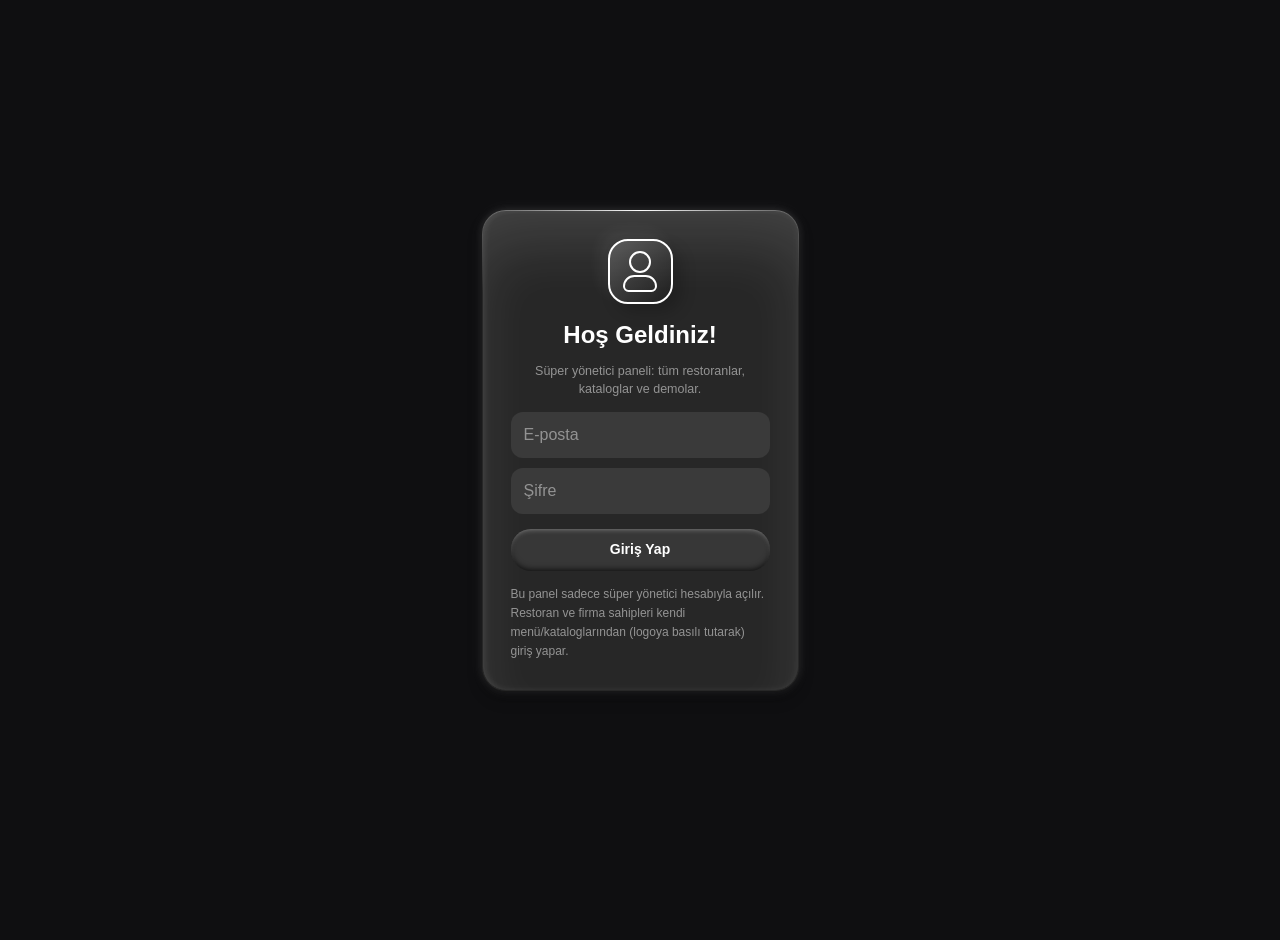
<file: ammar/index.html>
<!DOCTYPE html>
<html lang="tr">
<head>
<meta charset="UTF-8">
<meta http-equiv="Content-Security-Policy" content="default-src 'self'; script-src 'self' 'unsafe-inline'; style-src 'self' 'unsafe-inline' https://fonts.googleapis.com; font-src 'self' https://fonts.gstatic.com data:; img-src 'self' https: data: blob:; media-src 'self' https: data: blob:; connect-src 'self' https://rfwgjzkewtjpdcvrhepg.supabase.co https://translate.googleapis.com https://api.mymemory.translated.net https://open.er-api.com https://api.frankfurter.app https://api.frankfurter.dev; worker-src 'self' blob:; object-src 'none'; base-uri 'self'; form-action 'self'; frame-src 'none'; upgrade-insecure-requests">
<meta name="referrer" content="strict-origin-when-cross-origin">
<link rel="icon" href="/favicon.ico" sizes="any">
<link rel="icon" type="image/png" sizes="32x32" href="/assets/icons/favicon-32.png">
<link rel="apple-touch-icon" href="/assets/icons/apple-touch-icon.png">
<link rel="manifest" href="/site.webmanifest">
<meta name="apple-mobile-web-app-capable" content="yes">
<meta name="mobile-web-app-capable" content="yes">
<meta name="viewport" content="width=device-width,initial-scale=1,viewport-fit=cover">
<meta name="theme-color" content="#0f0f11">
<meta name="robots" content="noindex,nofollow">
<title>NearDiji Süper Yönetici</title>
<style>
/* Tek koyu görünüm: menü panelinin altın vurgulu tasarım dili */
:root{
 color-scheme:dark;
 --bg:#0f0f11;
 --surface:#16161a;
 --surface2:#1d1d22;
 --line:rgba(255,255,255,.08);
 --ink:#f2f2f4;
 --muted:#8b8b95;
 --accent:#d6a83d;
 --accent2:#f0c45a;
 --ok:#6fcf8f;
 --warn:#f0b35a;
 --bad:#ff8d8d;
 --info:#8fb8ff;
 --font:-apple-system,BlinkMacSystemFont,"Segoe UI",Roboto,Helvetica,Arial,sans-serif;
 --mono:ui-monospace,SFMono-Regular,Menlo,Consolas,monospace;
}
*{box-sizing:border-box}
html,body{margin:0;background:var(--bg);color:var(--ink);font:14px/1.5 var(--font)}
body{
 padding-left:max(16px,env(safe-area-inset-left,0px));
 padding-right:max(16px,env(safe-area-inset-right,0px));
 padding-top:env(safe-area-inset-top,0px);
 padding-bottom:calc(40px + env(safe-area-inset-bottom,0px));
}
button,input,select{font:inherit;color:inherit}
button{cursor:pointer}
button:focus-visible,input:focus-visible,select:focus-visible,a:focus-visible{outline:2px solid var(--accent);outline-offset:2px}
a{color:var(--accent2)}
.wrap{max-width:1100px;margin:0 auto}
[hidden]{display:none!important}

.btn{
 display:inline-flex;align-items:center;justify-content:center;gap:6px;
 min-height:42px;padding:9px 14px;border-radius:11px;
 border:1px solid var(--line);background:var(--surface2);color:var(--ink);
 font-weight:700;font-size:13px;text-decoration:none;white-space:nowrap
}
.btn.gold{border-color:transparent;background:linear-gradient(135deg,var(--accent),var(--accent2));color:#111}
.btn.danger{background:#3a1719;border-color:#572024;color:var(--bad)}
.btn.small{min-height:34px;padding:6px 11px;font-size:12px;border-radius:9px}
.btn:disabled{opacity:.55;cursor:default}

.field{display:flex;flex-direction:column;gap:6px;margin-top:12px}
.field label{font-size:11px;font-weight:700;color:var(--muted);letter-spacing:.02em}
.field input,.field select{
 width:100%;min-height:44px;padding:10px 12px;border-radius:11px;
 border:1px solid #303036;background:#121215;outline:none
}
.field input:focus,.field select:focus{border-color:var(--accent)}
.hint{font-size:11px;color:var(--muted)}
.hint code{font-family:var(--mono);color:var(--accent2);word-break:break-all}
.error{
 margin-top:12px;padding:10px 12px;border-radius:10px;
 background:#3a1717;color:var(--bad);font-size:12.5px
}

/* Giriş */
.login-screen{min-height:100vh;min-height:100dvh;display:flex;align-items:center;justify-content:center;padding:24px 0}
.login{max-width:380px;margin:12vh auto 0;padding:26px;border-radius:20px;background:var(--surface);border:1px solid var(--line)}
.logo{
 width:56px;height:56px;border-radius:16px;margin-bottom:16px;
 display:flex;align-items:center;justify-content:center;
 background:linear-gradient(135deg,var(--accent),var(--accent2));color:#111;
 font:700 26px Georgia,serif
}
.login h1{margin:0;font-size:22px}
.login p{margin:6px 0 4px;color:var(--muted);font-size:13px}
.login .btn{width:100%;margin-top:16px}

/* Üst bar */
.top{
 position:sticky;top:env(safe-area-inset-top,0px);z-index:20;
 display:flex;align-items:center;justify-content:space-between;gap:12px;
 padding:14px 0;background:var(--bg);border-bottom:1px solid var(--line)
}
body::before{content:"";position:fixed;inset:0 0 auto;height:env(safe-area-inset-top,0px);z-index:30;background:var(--bg)}
.brand{display:flex;align-items:center;gap:11px;min-width:0}
.brand .logo{width:40px;height:40px;border-radius:12px;margin:0;font-size:19px;flex:0 0 40px}
.brand b{display:block;font-size:15px}
.brand span{display:block;color:var(--muted);font-size:11px;white-space:nowrap;overflow:hidden;text-overflow:ellipsis}

/* İstatistik */
.stats{display:grid;grid-template-columns:repeat(5,1fr);gap:10px;margin-top:18px}
.stat{padding:13px 14px;border-radius:14px;background:var(--surface);border:1px solid var(--line)}
.stat small{display:block;color:var(--muted);font-size:11px}
.stat b{display:block;margin-top:4px;font-size:24px;font-variant-numeric:tabular-nums}
.stat.warn b{color:var(--warn)}

.actions{display:flex;gap:10px;margin-top:16px;flex-wrap:wrap}
.actions .btn{flex:1 1 180px}

.toolbar{display:flex;gap:10px;margin-top:16px;flex-wrap:wrap;align-items:center}
.search{
 flex:1 1 240px;display:flex;align-items:center;gap:8px;padding:0 12px;
 min-height:44px;border-radius:12px;border:1px solid #303036;background:#121215
}
.search input{flex:1;min-width:0;border:0;background:transparent;outline:none;min-height:42px}
.chips{display:flex;gap:6px;flex-wrap:wrap}
.chip{
 min-height:34px;padding:6px 12px;border-radius:999px;border:1px solid var(--line);
 background:var(--surface);color:var(--muted);font-size:12px;font-weight:700
}
.chip.on{border-color:var(--accent);color:var(--accent2);background:rgba(214,168,61,.1)}

/* Ürün sekmesi: Menüler | Kataloglar */
.kinds{display:grid;grid-template-columns:1fr 1fr;gap:6px;padding:5px;margin:0 0 14px;border:1px solid rgba(255,255,255,.08);border-radius:16px;background:rgba(255,255,255,.03)}
.kinds button{display:flex;flex-direction:column;align-items:center;gap:2px;padding:10px 8px;border:0;border-radius:12px;background:transparent;color:#a1a1aa;font:inherit;font-weight:700;font-size:14px;cursor:pointer;min-height:48px}
.kinds button small{font-weight:500;font-size:11px;opacity:.7}
.kinds button.on{background:#d6a83d;color:#111}
/* Restoran listesi */
.list{display:grid;grid-template-columns:repeat(auto-fill,minmax(320px,1fr));gap:12px;margin-top:16px}
.card{
 display:flex;flex-direction:column;gap:10px;padding:15px;border-radius:16px;
 background:var(--surface);border:1px solid var(--line);min-width:0
}
.card-head{display:flex;align-items:flex-start;justify-content:space-between;gap:10px}
.card-head h3{margin:0;font-size:16px;line-height:1.3;word-break:break-word}
.card-head a{font-family:var(--mono);font-size:11.5px;word-break:break-all;text-decoration:none}
.pill{
 flex:0 0 auto;padding:3px 9px;border-radius:999px;font-size:11px;font-weight:800;
 border:1px solid currentColor
}
.pill.active{color:var(--ok)}
.pill.trial{color:var(--info)}
.pill.expired{color:var(--warn)}
.pill.passive{color:var(--muted)}
.meta{display:flex;flex-wrap:wrap;gap:6px 14px;color:var(--muted);font-size:12px}
.meta b{color:var(--ink);font-variant-numeric:tabular-nums}
.trialline{font-size:12.5px;padding:8px 10px;border-radius:10px;background:var(--surface2)}
.trialline.warn{color:var(--warn)}
.members{display:flex;flex-direction:column;gap:4px;font-size:12px}
.member{display:flex;align-items:center;gap:6px;min-width:0}
.member span{overflow:hidden;text-overflow:ellipsis;white-space:nowrap}
.tag{flex:0 0 auto;padding:1px 6px;border-radius:6px;background:rgba(240,179,90,.13);color:var(--warn);font-size:10px;font-weight:700}
.card-actions{display:flex;gap:6px;flex-wrap:wrap;margin-top:2px}
.card-actions .btn{flex:1 1 auto}
.empty{margin-top:30px;padding:30px;text-align:center;color:var(--muted);border:1px dashed var(--line);border-radius:16px}

/* Modal */
.overlay{
 position:fixed;inset:0;z-index:100;display:flex;align-items:flex-end;justify-content:center;
 background:rgba(0,0,0,.7);padding:0
}
.modal{
 width:100%;max-width:560px;max-height:92vh;overflow:auto;
 padding:20px max(18px,env(safe-area-inset-left,0px)) calc(22px + env(safe-area-inset-bottom,0px));
 border-radius:22px 22px 0 0;background:var(--surface);border:1px solid var(--line)
}
@media (min-width:700px){
 .overlay{align-items:center;padding:20px}
 .modal{border-radius:22px}
}
.modal-head{display:flex;align-items:center;justify-content:space-between;gap:10px}
.modal-head h2{margin:0;font-size:19px}
.x{width:36px;height:36px;border-radius:50%;border:0;background:var(--surface2);font-size:18px}
.seg{display:grid;grid-template-columns:1fr 1fr;gap:6px;margin-top:14px}
.seg button{min-height:46px;border-radius:12px;border:1px solid var(--line);background:var(--surface2);font-weight:700;color:var(--muted)}
.seg button.on{border-color:var(--accent);color:var(--accent2);background:rgba(214,168,61,.1)}
.seg button small{display:block;font-weight:500;font-size:10.5px}
.row2{display:grid;grid-template-columns:1fr 1fr;gap:10px}
.check{display:flex;align-items:center;gap:10px;margin-top:14px;font-size:13px}
.check input{width:20px;height:20px;accent-color:var(--accent)}
.modal-foot{display:flex;gap:8px;margin-top:20px}
.modal-foot .btn{flex:1}
.result{
 margin-top:14px;padding:14px;border-radius:14px;background:#121215;border:1px solid var(--line);
 font-family:var(--mono);font-size:12.5px;white-space:pre-wrap;word-break:break-word;line-height:1.6
}
.success{display:flex;align-items:center;gap:10px;margin-top:6px;color:var(--ok);font-weight:700}
.section-title{margin:20px 0 4px;font-size:12px;font-weight:800;color:var(--muted);text-transform:uppercase;letter-spacing:.06em}
.ext{display:flex;gap:6px;flex-wrap:wrap;margin-top:8px}
.memberrow{display:flex;align-items:center;justify-content:space-between;gap:8px;padding:9px 0;border-bottom:1px solid var(--line);font-size:13px}
.memberrow span{min-width:0;overflow:hidden;text-overflow:ellipsis}

#toast{
 position:fixed;left:50%;top:calc(14px + env(safe-area-inset-top,0px));z-index:300;
 transform:translate(-50%,-20px);opacity:0;pointer-events:none;
 max-width:calc(100% - 32px);padding:11px 16px;border-radius:12px;
 background:#1d1d22;border:1px solid rgba(214,168,61,.45);font-weight:700;font-size:13px;
 transition:opacity .2s,transform .2s
}
#toast.show{opacity:1;transform:translate(-50%,0)}

.loading{display:flex;flex-direction:column;align-items:center;justify-content:center;gap:14px;margin-top:60px;color:var(--muted)}
.spin{width:22px;height:22px;border-radius:50%;border:3px solid rgba(255,255,255,.1);border-top-color:var(--accent);animation:spin .8s linear infinite}
@keyframes spin{to{transform:rotate(360deg)}}
@media (prefers-reduced-motion:reduce){.spin{animation-duration:2.4s}#toast{transition:none}}

@media (max-width:760px){
 .stats{grid-template-columns:repeat(2,1fr)}
 .stats .stat:first-child{grid-column:1/-1}
 .list{grid-template-columns:1fr}
}

/* ===== Giriş kartı (Uiverse.io by Priyanshu02020, menu21 için uyarlandı) ===== */
.lg-container{
 --form-width:315px;
 --login-box-color:#272727;
 --input-color:#3a3a3a;
 --button-color:#373737;
 --footer-color:rgba(255,255,255,.5);
 display:flex;justify-content:center;align-items:center;
 position:relative;overflow:hidden;
 background:var(--login-box-color);
 border-radius:24px;
 width:min(calc(var(--form-width) + 2px),100%);
 padding:1px;
 z-index:8;
 box-shadow:
  0 4px 8px rgba(0,0,0,.2),
  0 8px 16px rgba(0,0,0,.2),
  0 0 8px rgba(255,255,255,.1),
  0 0 16px rgba(255,255,255,.08);
}
.lg-container::before{
 content:"";
 position:absolute;left:50%;top:50%;
 width:200%;aspect-ratio:1;
 z-index:-2;
 background:conic-gradient(from 45deg,transparent 75%,#fff,transparent 100%);
 transform:translate(-50%,-50%) rotate(0deg);
 animation:lgSpin 4s ease-in-out infinite;
}
@keyframes lgSpin{
 100%{transform:translate(-50%,-50%) rotate(360deg)}
}
.lg-box{
 position:relative;z-index:10;
 width:100%;
 background:var(--login-box-color);
 border-radius:23px;
 padding:28px;
 backdrop-filter:blur(15px);
 -webkit-backdrop-filter:blur(15px);
 box-shadow:
  inset 0 40px 60px -8px rgba(255,255,255,.12),
  inset 4px 0 12px -6px rgba(255,255,255,.12),
  inset 0 0 12px -4px rgba(255,255,255,.12);
}
.lg-form{
 display:flex;justify-content:center;align-items:center;
 flex-direction:column;gap:10px;
}
.lg-logo{
 width:65px;height:65px;flex:0 0 65px;
 background:linear-gradient(135deg,rgba(255,255,255,.2),rgba(0,0,0,.2));
 box-shadow:8px 8px 16px rgba(0,0,0,.2),-8px -8px 16px rgba(255,255,255,.06);
 border-radius:20px;border:2px solid #fff;
 display:flex;justify-content:center;align-items:center;
 position:relative;
}
.lg-logo::before{
 content:"";position:absolute;bottom:10px;width:50%;height:20%;
 border-top-left-radius:40px;border-top-right-radius:40px;
 border-bottom-right-radius:20px;border-bottom-left-radius:20px;
 border:2.5px solid #fff;
}
.lg-logo::after{
 content:"";position:absolute;top:10px;width:30%;height:30%;
 border-radius:50%;border:2.5px solid #fff;
}
.lg-header{
 width:100%;text-align:center;font-size:24px;font-weight:bold;
 padding:6px;color:#fff;margin:0;line-height:1.25
}
.lg-sub{
 width:100%;margin:-4px 0 4px;text-align:center;
 color:var(--footer-color);font-size:12.5px;line-height:1.45
}
.lg-input{
 width:100%;padding:10px 12px;min-height:42px;
 border:1px solid transparent;border-radius:12px;
 background:var(--input-color);color:#fff;
 outline:none;font-size:16px;
}
.lg-input::placeholder{color:rgba(255,255,255,.45)}
.lg-input:focus{border:1px solid #fff}
.lg-button{
 width:100%;height:42px;border:none;border-radius:20px;
 font-size:14px;font-weight:600;cursor:pointer;
 display:grid;place-content:center;
 background:var(--button-color);color:#fff;
 transition:.3s;
 box-shadow:
  inset 0 3px 6px -4px rgba(255,255,255,.6),
  inset 0 -3px 6px -2px rgba(0,0,0,.8);
}
.lg-button.sign-in{margin-top:5px}
.lg-button:hover{
 background:rgba(255,255,255,.25);
 box-shadow:
  inset 0 3px 6px rgba(255,255,255,.6),
  inset 0 -3px 6px rgba(0,0,0,.8),
  0 0 8px rgba(255,255,255,.05);
}
.lg-button:disabled{opacity:.6;cursor:default}
.lg-footer{
 width:100%;margin:4px 0 0;text-align:left;
 color:var(--footer-color);font-size:12px;line-height:1.6
}
.lg-link{
 position:relative;padding:0;border:0;background:none;
 color:var(--footer-color);font-weight:600;font-size:12px;
 text-decoration:none;cursor:pointer;transition:color .3s ease
}
.lg-link::after{
 content:"";position:absolute;left:0;bottom:-2px;width:0;
 border-radius:6px;height:1px;background:currentColor;transition:width .3s ease
}
.lg-link:hover,.lg-link:focus-visible{color:#fff}
.lg-link:hover::after,.lg-link:focus-visible::after{width:100%}
.lg-close{
 position:absolute;top:12px;right:12px;z-index:12;
 width:32px;height:32px;border:0;border-radius:50%;
 background:rgba(255,255,255,.08);color:#ddd;font-size:18px;cursor:pointer
}
.lg-error{
 display:none;width:100%;padding:9px 11px;border-radius:10px;
 background:rgba(255,80,80,.14);color:#ff9d9d;font-size:12px;text-align:center
}
.lg-loader{margin:6px auto 0}
@media (prefers-reduced-motion:reduce){.lg-container::before{animation-duration:16s}}

/* ===== Yükleme animasyonu ===== */
/* From Uiverse.io by r0n-dev */ 
.orbital-loader {
  position: relative;
  width: 140px;
  height: 140px;
  margin: auto;
  display: flex;
  align-items: center;
  justify-content: center;
  background: transparent;
  perspective: 800px;
  transform-style: preserve-3d;
  box-sizing: border-box;
}

.orbital-loader *,
.orbital-loader *::before,
.orbital-loader *::after {
  box-sizing: border-box;
  transform-style: preserve-3d;
}

.core-system {
  position: absolute;
  width: 10px;
  height: 10px;
  display: flex;
  align-items: center;
  justify-content: center;
  animation: coreMasterCycle 22s cubic-bezier(0.4, 0, 0.2, 1) infinite;
}

.core-micro-center {
  position: absolute;
  width: 3px;
  height: 3px;
  background-color: #ffffff;
  border-radius: 50%;
  box-shadow: 0 0 6px 1px rgba(255, 255, 255, 0.9);
  animation: corePulse 3.73s ease-in-out infinite alternate;
}

.core-inner-glow {
  position: absolute;
  width: 8px;
  height: 8px;
  border-radius: 50%;
  background: radial-gradient(
    circle,
    rgba(200, 235, 255, 0.9) 0%,
    rgba(255, 255, 255, 0) 70%
  );
  animation: coreBreathe 2.41s ease-in-out infinite alternate;
}

.core-thin-ring {
  position: absolute;
  width: 14px;
  height: 14px;
  border: 1px solid rgba(255, 255, 255, 0.6);
  border-radius: 50%;
  animation: coreRingRotate 4.12s linear infinite;
}

.core-secondary-ring {
  position: absolute;
  width: 22px;
  height: 22px;
  border: 1px dashed rgba(180, 220, 255, 0.35);
  border-radius: 50%;
  animation: coreRingRotateReverse 6.28s linear infinite;
}

.core-outer-ring {
  position: absolute;
  width: 32px;
  height: 32px;
  border: 1px solid rgba(255, 255, 255, 0.15);
  border-top-color: rgba(255, 255, 255, 0.5);
  border-radius: 50%;
  animation: coreRingRotate 9.14s linear infinite;
}

.core-halo {
  position: absolute;
  width: 44px;
  height: 44px;
  border-radius: 50%;
  background: radial-gradient(
    circle,
    rgba(160, 215, 255, 0.12) 0%,
    rgba(255, 255, 255, 0) 75%
  );
  animation: coreFluctuate 5.18s ease-in-out infinite alternate;
}

.pulse-system {
  position: absolute;
  width: 100%;
  height: 100%;
  pointer-events: none;
  display: flex;
  align-items: center;
  justify-content: center;
}

.pulse-ring {
  position: absolute;
  border-radius: 50%;
  border: 1px solid rgba(210, 240, 255, 0.8);
  opacity: 0;
  width: 4px;
  height: 4px;
}

.pulse-ring-1 {
  animation: shockwavePulse 22s cubic-bezier(0.1, 0.8, 0.3, 1) infinite;
}

.pulse-ring-2 {
  animation: shockwavePulse 22s cubic-bezier(0.1, 0.8, 0.3, 1) infinite 0.18s;
}

.pulse-ring-3 {
  animation: shockwavePulse 22s cubic-bezier(0.1, 0.8, 0.3, 1) infinite 0.36s;
}

.orbit-system {
  position: absolute;
  display: flex;
  align-items: center;
  justify-content: center;
  border-radius: 50%;
}

.orbit-path {
  position: absolute;
  width: 100%;
  height: 100%;
  border-radius: 50%;
  pointer-events: none;
}

.orbit-object-wrapper {
  position: absolute;
  width: 100%;
  height: 100%;
  border-radius: 50%;
}

.orbit-object {
  position: absolute;
  top: 50%;
  left: 100%;
  transform: translate(-50%, -50%);
}

.orbit-1 {
  width: 90px;
  height: 90px;
  transform: rotateX(68deg) rotateY(12deg) rotateZ(0deg);
  animation: orbitMaster1 22s ease-in-out infinite;
}

.orbit-1 .orbit-path {
  border: 1px solid rgba(255, 255, 255, 0.22);
  background: radial-gradient(
    circle,
    transparent 60%,
    rgba(255, 255, 255, 0.03) 100%
  );
}

.orbit-1 .orbit-object-wrapper {
  animation: spinClockwise 3.73s linear infinite;
}

.orbit-1 .obj-circle {
  width: 4px;
  height: 4px;
  background-color: #ffffff;
  border-radius: 50%;
  box-shadow: 0 0 5px #ffffff;
}

.orbit-1 .object-trail {
  position: absolute;
  top: 50%;
  left: 100%;
  width: 18px;
  height: 1px;
  background: linear-gradient(90deg, rgba(255, 255, 255, 0.4), transparent);
  transform-origin: left center;
  transform: translateY(-50%) rotate(180deg);
}

.orbit-2 {
  width: 114px;
  height: 114px;
  transform: rotateX(58deg) rotateY(-28deg) rotateZ(25deg);
  animation: orbitMaster2 22s ease-in-out infinite;
}

.orbit-2 .orbit-path {
  border: 1px solid rgba(220, 230, 240, 0.14);
  mask: radial-gradient(circle, transparent 50%, #000 100%),
    conic-gradient(from 0deg, #000 0deg, transparent 270deg, #000 360deg);
  -webkit-mask: conic-gradient(
    from 45deg,
    rgba(0, 0, 0, 0.8) 0deg,
    transparent 180deg,
    rgba(0, 0, 0, 0.8) 360deg
  );
}

.orbit-2 .orbit-object-wrapper {
  animation: spinCounterClockwise 5.18s linear infinite;
}

.orbit-2 .obj-ring {
  width: 5px;
  height: 5px;
  border: 1px solid rgba(255, 255, 255, 0.9);
  border-radius: 50%;
  animation: keepUpright2 5.18s linear infinite;
}

.orbit-3 {
  width: 54px;
  height: 54px;
  transform: rotateX(76deg) rotateY(38deg) rotateZ(-15deg);
  animation: orbitMaster3 22s ease-in-out infinite;
}

.orbit-3 .orbit-path {
  border: 1px dashed rgba(255, 255, 255, 0.28);
}

.orbit-3 .orbit-object-wrapper {
  animation: spinClockwise 2.31s linear infinite;
}

.orbit-3 .obj-bright-point {
  width: 3px;
  height: 3px;
  background-color: #e0f2ff;
  border-radius: 50%;
  box-shadow: 0 0 6px 1px #a6daff;
}

.orbit-4 {
  width: 132px;
  height: 132px;
  transform: rotateX(42deg) rotateY(-52deg) rotateZ(40deg);
  animation: orbitMaster4 22s ease-in-out infinite;
}

.orbit-4 .orbit-path {
  border: 1px solid rgba(255, 255, 255, 0.08);
}

.orbit-4 .orbit-object-wrapper {
  animation: spinCounterClockwise 9.26s linear infinite;
}

.orbit-4 .obj-diamond {
  width: 4px;
  height: 4px;
  background-color: rgba(230, 240, 255, 0.85);
  transform: translate(-50%, -50%) rotate(45deg);
  box-shadow: 0 0 3px rgba(255, 255, 255, 0.5);
}

.orbit-5 {
  width: 102px;
  height: 102px;
  transform: rotateX(62deg) rotateY(65deg) rotateZ(-45deg);
  animation: orbitMaster5 22s ease-in-out infinite;
}

.orbit-5 .orbit-path {
  border: 1px solid rgba(255, 255, 255, 0.12);
  border-left-color: rgba(255, 255, 255, 0.35);
}

.orbit-5 .orbit-object-wrapper {
  animation: spinCounterClockwise 7.87s linear infinite;
}

.orbit-5 .obj-line {
  width: 6px;
  height: 1px;
  background-color: #ffffff;
  box-shadow: 0 0 4px rgba(255, 255, 255, 0.8);
  animation: selfRotate 3.1s linear infinite;
}

.orbit-6 {
  width: 122px;
  height: 122px;
  transform: rotateX(84deg) rotateY(-78deg) rotateZ(10deg);
  animation: orbitMaster6 22s ease-in-out infinite;
}

.orbit-6 .orbit-path {
  border: 1px solid rgba(200, 210, 225, 0.06);
  border-top: 1px solid rgba(255, 255, 255, 0.25);
}

.orbit-6 .orbit-object-wrapper {
  animation: spinClockwise 11.13s linear infinite;
}

.orbit-6 .obj-square {
  width: 3px;
  height: 3px;
  background-color: rgba(210, 235, 255, 0.9);
  animation: keepUpright6 11.13s linear infinite;
}

.orbit-7 {
  width: 138px;
  height: 120px;
  transform: rotateX(48deg) rotateY(22deg) rotateZ(-65deg) skewX(8deg);
  animation: orbitMaster7 22s ease-in-out infinite;
}

.orbit-7 .orbit-path {
  border: 1px solid rgba(255, 255, 255, 0.1);
  border-style: double;
}

.orbit-7 .orbit-object-wrapper {
  animation: spinCounterClockwise 13.62s linear infinite;
}

.orbit-7 .obj-fragment {
  width: 5px;
  height: 4px;
  background-color: rgba(240, 248, 255, 0.85);
  clip-path: polygon(0% 0%, 100% 20%, 80% 100%, 10% 70%);
  animation: selfRotate 4.5s linear infinite reverse;
}

.particle-system {
  position: absolute;
  width: 100%;
  height: 100%;
  pointer-events: none;
}

.particle {
  position: absolute;
  background-color: rgba(255, 255, 255, 0.7);
  border-radius: 50%;
  animation: particleFloat 6s ease-in-out infinite alternate;
}

.p1 {
  width: 1.5px;
  height: 1.5px;
  top: 22%;
  left: 30%;
  animation-delay: 0.2s;
  opacity: 0.4;
}
.p2 {
  width: 2px;
  height: 2px;
  top: 75%;
  left: 20%;
  animation-delay: 1.1s;
  opacity: 0.6;
}
.p3 {
  width: 1px;
  height: 1px;
  top: 15%;
  left: 70%;
  animation-delay: 0.7s;
  opacity: 0.3;
}
.p4 {
  width: 2px;
  height: 2px;
  top: 80%;
  left: 75%;
  animation-delay: 2.3s;
  opacity: 0.5;
}
.p5 {
  width: 1.5px;
  height: 1.5px;
  top: 45%;
  left: 12%;
  animation-delay: 1.8s;
  opacity: 0.6;
}
.p6 {
  width: 1px;
  height: 1px;
  top: 50%;
  left: 88%;
  animation-delay: 3.1s;
  opacity: 0.4;
}
.p7 {
  width: 2.5px;
  height: 2.5px;
  top: 32%;
  left: 82%;
  animation-delay: 0.4s;
  opacity: 0.7;
  box-shadow: 0 0 3px #fff;
}
.p8 {
  width: 1px;
  height: 1px;
  top: 68%;
  left: 35%;
  animation-delay: 2.9s;
  opacity: 0.3;
}
.p9 {
  width: 1.5px;
  height: 1.5px;
  top: 88%;
  left: 45%;
  animation-delay: 1.4s;
  opacity: 0.5;
}
.p10 {
  width: 2px;
  height: 2px;
  top: 10%;
  left: 48%;
  animation-delay: 3.5s;
  opacity: 0.6;
}
.p11 {
  width: 1px;
  height: 1px;
  top: 38%;
  left: 25%;
  animation-delay: 0.9s;
  opacity: 0.4;
}
.p12 {
  width: 1.5px;
  height: 1.5px;
  top: 62%;
  left: 78%;
  animation-delay: 2.1s;
  opacity: 0.5;
}
.p13 {
  width: 2px;
  height: 2px;
  top: 28%;
  left: 60%;
  animation-delay: 1.6s;
  opacity: 0.3;
}
.p14 {
  width: 1px;
  height: 1px;
  top: 72%;
  left: 58%;
  animation-delay: 3.8s;
  opacity: 0.4;
}
.p15 {
  width: 2px;
  height: 2px;
  top: 55%;
  left: 18%;
  animation-delay: 2.7s;
  opacity: 0.6;
}

.energy-fragments {
  position: absolute;
  width: 100%;
  height: 100%;
  pointer-events: none;
}

.energy-fragment {
  position: absolute;
  width: 3px;
  height: 3px;
  background-color: rgba(180, 230, 255, 0.9);
  border-radius: 50%;
  box-shadow: 0 0 5px rgba(180, 230, 255, 0.8);
}

.ef1 {
  top: 50%;
  left: 50%;
  animation: energyFragmentMotion1 22s ease-in-out infinite;
}

.ef2 {
  top: 50%;
  left: 50%;
  animation: energyFragmentMotion2 22s ease-in-out infinite;
}

.ef3 {
  top: 50%;
  left: 50%;
  animation: energyFragmentMotion3 22s ease-in-out infinite;
}

@keyframes spinClockwise {
  0% {
    transform: rotate(0deg);
  }
  100% {
    transform: rotate(360deg);
  }
}

@keyframes spinCounterClockwise {
  0% {
    transform: rotate(0deg);
  }
  100% {
    transform: rotate(-360deg);
  }
}

@keyframes selfRotate {
  0% {
    transform: translate(-50%, -50%) rotate(0deg);
  }
  100% {
    transform: translate(-50%, -50%) rotate(360deg);
  }
}

@keyframes keepUpright2 {
  0% {
    transform: translate(-50%, -50%) rotate(0deg);
  }
  100% {
    transform: translate(-50%, -50%) rotate(360deg);
  }
}

@keyframes keepUpright6 {
  0% {
    transform: translate(-50%, -50%) rotate(0deg);
  }
  100% {
    transform: translate(-50%, -50%) rotate(-360deg);
  }
}

@keyframes corePulse {
  0% {
    transform: scale(0.85);
    opacity: 0.7;
  }
  100% {
    transform: scale(1.25);
    opacity: 1;
    box-shadow: 0 0 9px 2px rgba(255, 255, 255, 1);
  }
}

@keyframes coreBreathe {
  0% {
    transform: scale(0.9);
    opacity: 0.4;
  }
  100% {
    transform: scale(1.4);
    opacity: 0.9;
  }
}

@keyframes coreFluctuate {
  0% {
    transform: scale(0.8) rotate(0deg);
    opacity: 0.2;
  }
  50% {
    opacity: 0.6;
  }
  100% {
    transform: scale(1.2) rotate(180deg);
    opacity: 0.3;
  }
}

@keyframes coreRingRotate {
  0% {
    transform: rotate(0deg);
  }
  100% {
    transform: rotate(360deg);
  }
}

@keyframes coreRingRotateReverse {
  0% {
    transform: rotate(0deg);
  }
  100% {
    transform: rotate(-360deg);
  }
}

@keyframes particleFloat {
  0% {
    transform: translate(0, 0) scale(0.8);
  }
  50% {
    transform: translate(3px, -4px) scale(1.2);
  }
  100% {
    transform: translate(-2px, 3px) scale(0.9);
  }
}

@keyframes shockwavePulse {
  0% {
    width: 4px;
    height: 4px;
    opacity: 0;
    border-width: 2px;
  }
  85% {
    opacity: 0;
  }
  86% {
    width: 6px;
    height: 6px;
    opacity: 1;
    border-color: rgba(255, 255, 255, 1);
    border-width: 2px;
  }
  92% {
    width: 130px;
    height: 130px;
    opacity: 0.4;
    border-color: rgba(160, 220, 255, 0.6);
    border-width: 1px;
  }
  96% {
    width: 170px;
    height: 170px;
    opacity: 0;
    border-width: 0.5px;
  }
  100% {
    width: 4px;
    height: 4px;
    opacity: 0;
  }
}

@keyframes coreMasterCycle {
  0% {
    transform: scale(0.3);
    opacity: 0.2;
  }
  6% {
    transform: scale(1);
    opacity: 1;
  }
  58% {
    transform: scale(1);
    filter: brightness(1);
  }
  64% {
    transform: scale(1.15);
    filter: brightness(1.4);
  }
  68% {
    transform: scale(0.95);
    filter: brightness(1.1);
  }
  74% {
    transform: scale(1.3);
    filter: brightness(1.8);
  }
  80% {
    transform: scale(0.15);
    filter: brightness(0.5);
    opacity: 0.9;
  }
  84% {
    transform: scale(0.05);
    filter: brightness(0.2);
    opacity: 0.3;
  }
  85.5% {
    transform: scale(0);
    opacity: 0;
  }
  86% {
    transform: scale(2.2);
    filter: brightness(2.5);
    opacity: 1;
  }
  90% {
    transform: scale(0.9);
    filter: brightness(1.2);
    opacity: 0.9;
  }
  95% {
    transform: scale(1);
    filter: brightness(1);
    opacity: 1;
  }
  100% {
    transform: scale(1);
    opacity: 1;
  }
}

@keyframes orbitMaster1 {
  0% {
    transform: rotateX(68deg) rotateY(12deg) rotateZ(0deg) scale(0.2);
    opacity: 0;
  }
  8% {
    transform: rotateX(68deg) rotateY(12deg) rotateZ(0deg) scale(1);
    opacity: 1;
  }
  58% {
    transform: rotateX(68deg) rotateY(12deg) rotateZ(0deg) scale(1);
    opacity: 1;
  }
  64% {
    transform: rotateX(68deg) rotateY(12deg) rotateZ(0deg) scale(1.05);
  }
  68% {
    transform: rotateX(0deg) rotateY(0deg) rotateZ(0deg) scale(1);
  }
  74% {
    transform: rotateX(30deg) rotateY(40deg) rotateZ(90deg) scale(1.1);
    opacity: 0.9;
  }
  81% {
    transform: rotateX(68deg) rotateY(12deg) rotateZ(180deg) scale(0.15);
    opacity: 0.3;
  }
  85% {
    transform: scale(0);
    opacity: 0;
  }
  88% {
    transform: rotateX(68deg) rotateY(12deg) rotateZ(0deg) scale(1.3);
    opacity: 0.6;
  }
  94% {
    transform: rotateX(68deg) rotateY(12deg) rotateZ(0deg) scale(0.98);
    opacity: 1;
  }
  100% {
    transform: rotateX(68deg) rotateY(12deg) rotateZ(0deg) scale(1);
    opacity: 1;
  }
}

@keyframes orbitMaster2 {
  0% {
    transform: rotateX(58deg) rotateY(-28deg) rotateZ(25deg) scale(0);
    opacity: 0;
  }
  11% {
    transform: rotateX(58deg) rotateY(-28deg) rotateZ(25deg) scale(1);
    opacity: 0.85;
  }
  58% {
    transform: rotateX(58deg) rotateY(-28deg) rotateZ(25deg) scale(1);
    opacity: 0.85;
  }
  64% {
    transform: rotateX(58deg) rotateY(-28deg) rotateZ(25deg) scale(1.08);
  }
  68% {
    transform: rotateX(0deg) rotateY(0deg) rotateZ(0deg) scale(1);
  }
  75% {
    transform: rotateX(-50deg) rotateY(20deg) rotateZ(-45deg) scale(0.8);
    opacity: 1;
  }
  82% {
    transform: rotateX(58deg) rotateY(-28deg) rotateZ(90deg) scale(0.1);
    opacity: 0.2;
  }
  85% {
    transform: scale(0);
    opacity: 0;
  }
  89% {
    transform: rotateX(58deg) rotateY(-28deg) rotateZ(25deg) scale(1.25);
    opacity: 0.5;
  }
  95% {
    transform: rotateX(58deg) rotateY(-28deg) rotateZ(25deg) scale(1);
    opacity: 0.85;
  }
  100% {
    transform: rotateX(58deg) rotateY(-28deg) rotateZ(25deg) scale(1);
    opacity: 0.85;
  }
}

@keyframes orbitMaster3 {
  0% {
    transform: rotateX(76deg) rotateY(38deg) rotateZ(-15deg) scale(0);
    opacity: 0;
  }
  6% {
    transform: rotateX(76deg) rotateY(38deg) rotateZ(-15deg) scale(1);
    opacity: 1;
  }
  58% {
    transform: rotateX(76deg) rotateY(38deg) rotateZ(-15deg) scale(1);
    opacity: 1;
  }
  64% {
    transform: rotateX(76deg) rotateY(38deg) rotateZ(-15deg) scale(1.1);
  }
  68% {
    transform: rotateX(0deg) rotateY(0deg) rotateZ(0deg) scale(1);
  }
  73% {
    transform: rotateX(80deg) rotateY(-10deg) rotateZ(30deg) scale(1.2);
  }
  80% {
    transform: rotateX(76deg) rotateY(38deg) rotateZ(0deg) scale(0.08);
    opacity: 0.4;
  }
  85% {
    transform: scale(0);
    opacity: 0;
  }
  87% {
    transform: rotateX(76deg) rotateY(38deg) rotateZ(-15deg) scale(1.4);
    opacity: 0.8;
  }
  92% {
    transform: rotateX(76deg) rotateY(38deg) rotateZ(-15deg) scale(0.95);
    opacity: 1;
  }
  100% {
    transform: rotateX(76deg) rotateY(38deg) rotateZ(-15deg) scale(1);
    opacity: 1;
  }
}

@keyframes orbitMaster4 {
  0% {
    transform: rotateX(42deg) rotateY(-52deg) rotateZ(40deg) scale(0);
    opacity: 0;
  }
  14% {
    transform: rotateX(42deg) rotateY(-52deg) rotateZ(40deg) scale(1);
    opacity: 0.7;
  }
  58% {
    transform: rotateX(42deg) rotateY(-52deg) rotateZ(40deg) scale(1);
    opacity: 0.7;
  }
  64% {
    transform: rotateX(42deg) rotateY(-52deg) rotateZ(40deg) scale(1.04);
  }
  68% {
    transform: rotateX(0deg) rotateY(0deg) rotateZ(0deg) scale(1);
  }
  76% {
    transform: rotateX(-20deg) rotateY(-80deg) rotateZ(10deg) scale(0.7);
    opacity: 0.9;
  }
  83% {
    transform: rotateX(42deg) rotateY(-52deg) rotateZ(0deg) scale(0.05);
    opacity: 0.1;
  }
  85% {
    transform: scale(0);
    opacity: 0;
  }
  90% {
    transform: rotateX(42deg) rotateY(-52deg) rotateZ(40deg) scale(1.2);
    opacity: 0.4;
  }
  96% {
    transform: rotateX(42deg) rotateY(-52deg) rotateZ(40deg) scale(1);
    opacity: 0.7;
  }
  100% {
    transform: rotateX(42deg) rotateY(-52deg) rotateZ(40deg) scale(1);
    opacity: 0.7;
  }
}

@keyframes orbitMaster5 {
  0% {
    transform: rotateX(62deg) rotateY(65deg) rotateZ(-45deg) scale(0);
    opacity: 0;
  }
  10% {
    transform: rotateX(62deg) rotateY(65deg) rotateZ(-45deg) scale(1);
    opacity: 0.8;
  }
  58% {
    transform: rotateX(62deg) rotateY(65deg) rotateZ(-45deg) scale(1);
    opacity: 0.8;
  }
  64% {
    transform: rotateX(62deg) rotateY(65deg) rotateZ(-45deg) scale(1.06);
  }
  68% {
    transform: rotateX(0deg) rotateY(0deg) rotateZ(0deg) scale(1);
  }
  74% {
    transform: rotateX(45deg) rotateY(20deg) rotateZ(-90deg) scale(1.15);
  }
  81% {
    transform: rotateX(62deg) rotateY(65deg) rotateZ(0deg) scale(0.12);
    opacity: 0.2;
  }
  85% {
    transform: scale(0);
    opacity: 0;
  }
  88.5% {
    transform: rotateX(62deg) rotateY(65deg) rotateZ(-45deg) scale(1.35);
    opacity: 0.6;
  }
  94.5% {
    transform: rotateX(62deg) rotateY(65deg) rotateZ(-45deg) scale(1);
    opacity: 0.8;
  }
  100% {
    transform: rotateX(62deg) rotateY(65deg) rotateZ(-45deg) scale(1);
    opacity: 0.8;
  }
}

@keyframes orbitMaster6 {
  0% {
    transform: rotateX(84deg) rotateY(-78deg) rotateZ(10deg) scale(0);
    opacity: 0;
  }
  16% {
    transform: rotateX(84deg) rotateY(-78deg) rotateZ(10deg) scale(1);
    opacity: 0.65;
  }
  58% {
    transform: rotateX(84deg) rotateY(-78deg) rotateZ(10deg) scale(1);
    opacity: 0.65;
  }
  64% {
    transform: rotateX(84deg) rotateY(-78deg) rotateZ(10deg) scale(1.05);
  }
  68% {
    transform: rotateX(0deg) rotateY(0deg) rotateZ(0deg) scale(1);
  }
  77% {
    transform: rotateX(-70deg) rotateY(40deg) rotateZ(-30deg) scale(0.65);
    opacity: 0.85;
  }
  83.5% {
    transform: rotateX(84deg) rotateY(-78deg) rotateZ(0deg) scale(0.04);
    opacity: 0.1;
  }
  85% {
    transform: scale(0);
    opacity: 0;
  }
  91% {
    transform: rotateX(84deg) rotateY(-78deg) rotateZ(10deg) scale(1.18);
    opacity: 0.35;
  }
  97% {
    transform: rotateX(84deg) rotateY(-78deg) rotateZ(10deg) scale(1);
    opacity: 0.65;
  }
  100% {
    transform: rotateX(84deg) rotateY(-78deg) rotateZ(10deg) scale(1);
    opacity: 0.65;
  }
}

@keyframes orbitMaster7 {
  0% {
    transform: rotateX(48deg) rotateY(22deg) rotateZ(-65deg) skewX(8deg)
      scale(0);
    opacity: 0;
  }
  18% {
    transform: rotateX(48deg) rotateY(22deg) rotateZ(-65deg) skewX(8deg)
      scale(1);
    opacity: 0.75;
  }
  58% {
    transform: rotateX(48deg) rotateY(22deg) rotateZ(-65deg) skewX(8deg)
      scale(1);
    opacity: 0.75;
  }
  64% {
    transform: rotateX(48deg) rotateY(22deg) rotateZ(-65deg) skewX(8deg)
      scale(1.08);
  }
  68% {
    transform: rotateX(0deg) rotateY(0deg) rotateZ(0deg) scale(1);
  }
  75% {
    transform: rotateX(30deg) rotateY(-60deg) rotateZ(45deg) skewX(0deg)
      scale(1.1);
  }
  82% {
    transform: rotateX(48deg) rotateY(22deg) rotateZ(0deg) skewX(0deg)
      scale(0.07);
    opacity: 0.2;
  }
  85% {
    transform: scale(0);
    opacity: 0;
  }
  91.5% {
    transform: rotateX(48deg) rotateY(22deg) rotateZ(-65deg) skewX(8deg)
      scale(1.22);
    opacity: 0.45;
  }
  97.5% {
    transform: rotateX(48deg) rotateY(22deg) rotateZ(-65deg) skewX(8deg)
      scale(1);
    opacity: 0.75;
  }
  100% {
    transform: rotateX(48deg) rotateY(22deg) rotateZ(-65deg) skewX(8deg)
      scale(1);
    opacity: 0.75;
  }
}

@keyframes energyFragmentMotion1 {
  0% {
    transform: translate(-50%, -50%) translate(-35px, -20px) scale(0.8);
    opacity: 0.3;
  }
  30% {
    transform: translate(-50%, -50%) translate(-45px, 25px) scale(1.1);
    opacity: 0.8;
  }
  58% {
    transform: translate(-50%, -50%) translate(-25px, -38px) scale(0.9);
    opacity: 0.6;
  }
  68% {
    transform: translate(-50%, -50%) translate(-15px, -10px) scale(1.3);
    opacity: 1;
  }
  80% {
    transform: translate(-50%, -50%) translate(-2px, -2px) scale(0.3);
    opacity: 0.9;
  }
  85% {
    transform: translate(-50%, -50%) translate(0, 0) scale(0);
    opacity: 0;
  }
  87% {
    transform: translate(-50%, -50%) translate(-65px, -45px) scale(1.6);
    opacity: 1;
  }
  95% {
    transform: translate(-50%, -50%) translate(-38px, -22px) scale(0.9);
    opacity: 0.5;
  }
  100% {
    transform: translate(-50%, -50%) translate(-35px, -20px) scale(0.8);
    opacity: 0.3;
  }
}

@keyframes energyFragmentMotion2 {
  0% {
    transform: translate(-50%, -50%) translate(40px, 15px) scale(1);
    opacity: 0.5;
  }
  35% {
    transform: translate(-50%, -50%) translate(20px, -40px) scale(0.7);
    opacity: 0.4;
  }
  58% {
    transform: translate(-50%, -50%) translate(48px, 10px) scale(1.2);
    opacity: 0.9;
  }
  68% {
    transform: translate(-50%, -50%) translate(12px, 8px) scale(1.4);
    opacity: 1;
  }
  81% {
    transform: translate(-50%, -50%) translate(1px, 1px) scale(0.2);
    opacity: 0.8;
  }
  85% {
    transform: translate(-50%, -50%) translate(0, 0) scale(0);
    opacity: 0;
  }
  87.5% {
    transform: translate(-50%, -50%) translate(55px, 50px) scale(1.5);
    opacity: 1;
  }
  96% {
    transform: translate(-50%, -50%) translate(42px, 18px) scale(1);
    opacity: 0.6;
  }
  100% {
    transform: translate(-50%, -50%) translate(40px, 15px) scale(1);
    opacity: 0.5;
  }
}

@keyframes energyFragmentMotion3 {
  0% {
    transform: translate(-50%, -50%) translate(10px, -45px) scale(0.6);
    opacity: 0.4;
  }
  25% {
    transform: translate(-50%, -50%) translate(-30px, 35px) scale(1);
    opacity: 0.7;
  }
  58% {
    transform: translate(-50%, -50%) translate(15px, 42px) scale(0.8);
    opacity: 0.5;
  }
  68% {
    transform: translate(-50%, -50%) translate(8px, -12px) scale(1.2);
    opacity: 0.95;
  }
  82% {
    transform: translate(-50%, -50%) translate(0px, -1px) scale(0.4);
    opacity: 0.7;
  }
  85% {
    transform: translate(-50%, -50%) translate(0, 0) scale(0);
    opacity: 0;
  }
  88% {
    transform: translate(-50%, -50%) translate(10px, -65px) scale(1.7);
    opacity: 1;
  }
  94% {
    transform: translate(-50%, -50%) translate(12px, -48px) scale(0.7);
    opacity: 0.5;
  }
  100% {
    transform: translate(-50%, -50%) translate(10px, -45px) scale(0.6);
    opacity: 0.4;
  }
}

.orbital-loader:hover .core-micro-center {
  box-shadow: 0 0 10px 3px rgba(255, 255, 255, 1);
  transform: scale(1.3);
}

.orbital-loader:hover .core-halo {
  background: radial-gradient(
    circle,
    rgba(180, 230, 255, 0.25) 0%,
    rgba(255, 255, 255, 0) 75%
  );
}

.orbital-loader:hover .orbit-path {
  border-color: rgba(255, 255, 255, 0.35);
}

.orbital-loader:hover .particle {
  opacity: 0.85;
}

@media (prefers-reduced-motion: reduce) {
  .core-system,
  .pulse-ring-1,
  .pulse-ring-2,
  .pulse-ring-3,
  .orbit-1,
  .orbit-2,
  .orbit-3,
  .orbit-4,
  .orbit-5,
  .orbit-6,
  .orbit-7,
  .orbit-object-wrapper,
  .obj-line,
  .obj-fragment,
  .particle,
  .energy-fragment,
  .core-micro-center,
  .core-inner-glow,
  .core-thin-ring,
  .core-secondary-ring,
  .core-outer-ring,
  .core-halo {
    animation: none !important;
  }

  .orbital-loader {
    perspective: none;
  }

  .orbit-1 {
    transform: rotateX(68deg) rotateY(12deg) rotateZ(0deg);
    opacity: 0.9;
  }
  .orbit-2 {
    transform: rotateX(58deg) rotateY(-28deg) rotateZ(25deg);
    opacity: 0.7;
  }
  .orbit-3 {
    transform: rotateX(76deg) rotateY(38deg) rotateZ(-15deg);
    opacity: 0.8;
  }
  .orbit-4 {
    transform: rotateX(42deg) rotateY(-52deg) rotateZ(40deg);
    opacity: 0.5;
  }
  .orbit-5 {
    transform: rotateX(62deg) rotateY(65deg) rotateZ(-45deg);
    opacity: 0.6;
  }
  .orbit-6 {
    transform: rotateX(84deg) rotateY(-78deg) rotateZ(10deg);
    opacity: 0.5;
  }
  .orbit-7 {
    transform: rotateX(48deg) rotateY(22deg) rotateZ(-65deg);
    opacity: 0.6;
  }
}

</style>
</head>
<body>
<div class="wrap" id="app"></div>
<div id="toast"></div>

<script>
/* =========================================================
   AYARLAR
========================================================= */
const LOADER_HTML=`<div class="orbital-loader" role="img" aria-label="Yükleniyor"><div class="core-system"><div class="core-halo"></div><div class="core-outer-ring"></div><div class="core-secondary-ring"></div><div class="core-thin-ring"></div><div class="core-inner-glow"></div><div class="core-micro-center"></div></div><div class="pulse-system"><div class="pulse-ring pulse-ring-1"></div><div class="pulse-ring pulse-ring-2"></div><div class="pulse-ring pulse-ring-3"></div></div><div class="orbit-system orbit-1"><div class="orbit-path"></div><div class="orbit-object-wrapper"><div class="orbit-object obj-circle"></div><div class="object-trail"></div></div></div><div class="orbit-system orbit-2"><div class="orbit-path"></div><div class="orbit-object-wrapper"><div class="orbit-object obj-ring"></div></div></div><div class="orbit-system orbit-3"><div class="orbit-path"></div><div class="orbit-object-wrapper"><div class="orbit-object obj-bright-point"></div></div></div><div class="orbit-system orbit-4"><div class="orbit-path"></div><div class="orbit-object-wrapper"><div class="orbit-object obj-diamond"></div></div></div><div class="orbit-system orbit-5"><div class="orbit-path"></div><div class="orbit-object-wrapper"><div class="orbit-object obj-line"></div></div></div><div class="orbit-system orbit-6"><div class="orbit-path"></div><div class="orbit-object-wrapper"><div class="orbit-object obj-square"></div></div></div><div class="orbit-system orbit-7"><div class="orbit-path"></div><div class="orbit-object-wrapper"><div class="orbit-object obj-fragment"></div></div></div><div class="particle-system"><div class="particle p1"></div><div class="particle p2"></div><div class="particle p3"></div><div class="particle p4"></div><div class="particle p5"></div><div class="particle p6"></div><div class="particle p7"></div><div class="particle p8"></div><div class="particle p9"></div><div class="particle p10"></div><div class="particle p11"></div><div class="particle p12"></div><div class="particle p13"></div><div class="particle p14"></div><div class="particle p15"></div></div><div class="energy-fragments"><div class="energy-fragment ef1"></div><div class="energy-fragment ef2"></div><div class="energy-fragment ef3"></div></div></div>`;
const SB_URL="https://rfwgjzkewtjpdcvrhepg.supabase.co";
const SB_KEY="sb_publishable_ohHiomyazD8qr_mQXX9G-Q_DCEeD8j2";
const SESSION_KEY="nearMenuSession";
const MAIN_DEMO="nearmenu-demo";
const RESERVED=["katalog","demo","menu","ammar","admin","yonetim","api","www","assets","static","index","404","ayse","site"];
const CATALOG_DEMO="sh21-demo";
const MENU_BASE=new URL("./",location.href).href;

/* =========================================================
   YARDIMCILAR
========================================================= */
const $=id=>document.getElementById(id);
const esc=v=>String(v??"").replace(/&/g,"&amp;").replace(/</g,"&lt;").replace(/>/g,"&gt;").replace(/"/g,"&quot;").replace(/'/g,"&#039;");

function toast(msg){
 const t=$("toast");
 t.textContent=msg;
 t.classList.add("show");
 clearTimeout(t._t);
 t._t=setTimeout(()=>t.classList.remove("show"),2400);
}

function safeGet(k){try{return localStorage.getItem(k)}catch(e){return null}}
function safeSet(k,v){try{localStorage.setItem(k,v);return true}catch(e){return false}}
function safeDel(k){try{localStorage.removeItem(k)}catch(e){}}

function slugify(text){
 const map={"ç":"c","ğ":"g","ı":"i","İ":"i","ö":"o","ş":"s","ü":"u","â":"a","î":"i","û":"u"};
 return String(text||"").toLocaleLowerCase("tr-TR")
  .replace(/[çğıİöşüâîû]/g,ch=>map[ch]||ch)
  .normalize("NFD").replace(/[̀-ͯ]/g,"")
  .replace(/[^a-z0-9]+/g,"-").replace(/^-+|-+$/g,"").slice(0,60);
}

const PRETTY_URLS=!/github\.io$/i.test(location.hostname)&&!/^(localhost|127\.)/.test(location.hostname);

function menuUrl(slug){
 return PRETTY_URLS
  ?location.origin+"/"+encodeURIComponent(slug)
  :new URL("../menu/",location.href).href+"?r="+encodeURIComponent(slug);
}

function katalogUrl(slug){
 if(slug===CATALOG_DEMO)return PRETTY_URLS?location.origin+"/katalog":new URL("../katalog/",location.href).href;
 return PRETTY_URLS
  ?location.origin+"/katalog/"+encodeURIComponent(slug)
  :new URL("../katalog/",location.href).href+"?f="+encodeURIComponent(slug);
}

/* İki ürün aynı panelden yönetilir: NearMenu (restoranlar) ve sh21 (kataloglar) */
const KINDS={
 katalog:{tab:"Katalog",title:"sh21 Katalog",noun:"katalog",Noun:"Katalog",thing:"katalog",Thing:"Katalog",acc:"Kataloğu",
  list:"catalog_admin_list",create:"catalog_admin_create",addOwner:"catalog_admin_add_owner",ownerParam:"p_catalog",
  table:"catalogs",demo:CATALOG_DEMO,url:s=>katalogUrl(s),open:"Kataloğu aç",nameLabel:"Firma adı",namePh:"örn. Asoda Mobilya",slugPh:"asoda-mobilya",
  copyLabel:"Demo kataloğu kopyala (sh21-demo içeriği)",visits:"Bugün katalog açılışı",open30:"açılış / 30 gün",
  shareDemo:"için hazırladığım ürün kataloğu demosu:",shareReady:"ürün kataloğunuz hazır:",
  edit:"Kataloğu kendiniz düzenlemek için katalogda logoya 2 saniye basılı tutun ve giriş yapın:",
  demoEmail:"demo.sh21.app",mainNote:"Bu ana demo katalogdur; yeni kataloglar buradan kopyalanır, silinemez.",delLabel:"Kataloğu ve tüm içeriğini kalıcı olarak sil",
  closed:"Katalog ziyaretçilere kapalı.",passiveOpt:"Pasif (katalog kapalı)"},
 menu:{tab:"Menü",title:"NearMenu",noun:"restoran",Noun:"Restoran",thing:"menü",Thing:"Menü",acc:"Menüyü",
  list:"admin_list_restaurants",create:"admin_create_restaurant",addOwner:"admin_add_owner",ownerParam:"p_restaurant",
  table:"restaurants",demo:MAIN_DEMO,url:s=>menuUrl(s),open:"Menüyü aç",nameLabel:"İşletme adı",namePh:"örn. Kebapçı Ali",slugPh:"kebapci-ali",
  copyLabel:"Demo menüyü kopyala (75 ürün, çevirileriyle)",visits:"Bugün menü açılışı",open30:"açılış / 30 gün",
  shareDemo:"için hazırladığım dijital menü demosu:",shareReady:"dijital menünüz hazır:",
  edit:"Menüyü kendiniz düzenlemek için menüde logoya 3 saniye basılı tutun ve giriş yapın:",
  demoEmail:"demo.nearmenu.app",mainNote:"Bu ana demo menüdür; diğer demolar buradan kopyalanır, silinemez.",delLabel:"Restoranı ve menüsünü kalıcı olarak sil",
  closed:"Menü müşterilere kapalı.",passiveOpt:"Pasif (menü kapalı)"}
};
let kind=(()=>{const q=new URLSearchParams(location.search).get("k");const k=q||safeGet("superKind");return k==="menu"?"menu":"katalog"})();
const K=()=>KINDS[kind];

function fmtDate(d){
 if(!d)return "";
 const [y,m,day]=String(d).slice(0,10).split("-").map(Number);
 return new Date(y,m-1,day).toLocaleDateString("tr-TR",{day:"numeric",month:"long",year:"numeric"});
}

function daysLeft(d){
 if(!d)return null;
 const [y,m,day]=String(d).slice(0,10).split("-").map(Number);
 const end=new Date(y,m-1,day);
 const today=new Date();today.setHours(0,0,0,0);
 return Math.round((end-today)/86400000);
}

function isoPlus(days){
 const d=new Date();d.setDate(d.getDate()+days);
 return d.getFullYear()+"-"+String(d.getMonth()+1).padStart(2,"0")+"-"+String(d.getDate()).padStart(2,"0");
}

async function copyText(text){
 try{
  await navigator.clipboard.writeText(text);
  toast("✓ Kopyalandı");
 }catch(e){
  const ta=document.createElement("textarea");
  ta.value=text;document.body.appendChild(ta);ta.select();
  try{document.execCommand("copy");toast("✓ Kopyalandı")}catch(_){toast("Kopyalanamadı, elle seçip kopyalayın")}
  ta.remove();
 }
}

/* =========================================================
   SUPABASE (fetch ile)
========================================================= */
let session=null;
try{session=JSON.parse(safeGet(SESSION_KEY)||"null")}catch(e){}

function storeSession(s){
 session=s;
 if(s)safeSet(SESSION_KEY,JSON.stringify(s));else safeDel(SESSION_KEY);
}

async function authReq(path,body,method,withToken){
 const r=await fetch(SB_URL+"/auth/v1/"+path,{
  method:method||"POST",
  headers:Object.assign({"apikey":SB_KEY,"Content-Type":"application/json"},
   withToken&&session?{"Authorization":"Bearer "+session.access_token}:{}),
  body:JSON.stringify(body||{})
 });
 let j={};try{j=await r.json()}catch(e){}
 if(!r.ok){const e=new Error(j.error_description||j.msg||j.message||("HTTP "+r.status));e.status=r.status;e.code=j.error_code||"";throw e}
 return j;
}

function toSession(j){
 return {access_token:j.access_token,refresh_token:j.refresh_token,
  expires_at:j.expires_at||Math.floor(Date.now()/1000)+(j.expires_in||3600),user:j.user||session?.user||null};
}

async function ensureFresh(){
 if(!session)return;
 if((session.expires_at||0)-Math.floor(Date.now()/1000)>90)return;
 try{
  storeSession(toSession(await authReq("token?grant_type=refresh_token",{refresh_token:session.refresh_token})));
 }catch(e){
  if(e.status>=400&&e.status<500)storeSession(null);
 }
}

async function sb(path,opts={}){
 await ensureFresh();
 const headers=Object.assign({"apikey":SB_KEY},opts.headers||{});
 if(opts.body!==undefined)headers["Content-Type"]="application/json";
 if(session)headers["Authorization"]="Bearer "+session.access_token;
 const r=await fetch(SB_URL+path,{method:opts.method||"GET",headers,body:opts.body===undefined?undefined:JSON.stringify(opts.body)});
 if(!r.ok){
  let j={};try{j=await r.json()}catch(e){}
  const e=new Error(j.message||("HTTP "+r.status));e.status=r.status;e.code=j.code||"";throw e;
 }
 if(r.status===204)return null;
 const t=await r.text();return t?JSON.parse(t):null;
}

const rpc=(name,args)=>sb("/rest/v1/rpc/"+name,{method:"POST",body:args||{}});

/* =========================================================
   DURUM
========================================================= */
let view="checking";       /* checking | login | newPassword | app */
let restaurants=[];
let loading=false;
let filter="all";
let query="";
let modal=null;            /* {type:'create'|'result'|'edit'|'share', ...} */

function statusOf(r){
 if(r.status==="passive")return "passive";
 if(r.status==="trial"){
  const d=daysLeft(r.trial_ends);
  return d!==null&&d<0?"expired":"trial";
 }
 return "active";
}

const STATUS_LABEL={active:"Aktif",trial:"Deneme",expired:"Süresi doldu",passive:"Pasif"};

/* =========================================================
   GÖRÜNÜM
========================================================= */
function render(){

 const app=$("app");

 if(view==="checking"){
  app.innerHTML=`<div class="loading">${LOADER_HTML}<span>Kontrol ediliyor...</span></div>`;
  return;
 }

 if(view==="login"||view==="newPassword"){
  app.innerHTML=renderLogin();
  bindLogin();
  return;
 }

 app.innerHTML=renderApp()+(modal?renderModal():"");
 bindApp();
 if(modal)bindModal();
}

function renderLogin(){

 let body;

 if(view==="newPassword"){
  body=`
   <div class="lg-logo" aria-hidden="true"></div>
   <h1 class="lg-header">Yeni Şifre</h1>
   <p class="lg-sub">İlk girişiniz. Geçici şifre yerine kendi şifrenizi belirleyin (en az 8 karakter).</p>
   <input id="np1" class="lg-input" type="password" autocomplete="new-password" placeholder="Yeni şifre" aria-label="Yeni şifre">
   <input id="np2" class="lg-input" type="password" autocomplete="new-password" placeholder="Yeni şifre (tekrar)" aria-label="Yeni şifre tekrar">
   <button class="lg-button sign-in" id="npSave" type="button">Şifreyi Kaydet</button>
   <div class="lg-error" id="err"></div>`;
 }else{
  body=`
   <div class="lg-logo" aria-hidden="true"></div>
   <h1 class="lg-header">Hoş Geldiniz!</h1>
   <p class="lg-sub">Süper yönetici paneli: tüm restoranlar, kataloglar ve demolar.</p>
   <input id="em" class="lg-input" type="email" autocomplete="username" placeholder="E-posta" aria-label="E-posta" value="${esc(safeGet("nearMenuLastEmail")||"")}">
   <input id="pw" class="lg-input" type="password" autocomplete="current-password" placeholder="Şifre" aria-label="Şifre">
   <button class="lg-button sign-in" id="loginBtn" type="button">Giriş Yap</button>
   <div class="lg-error" id="err"></div>
   <p class="lg-footer">Bu panel sadece süper yönetici hesabıyla açılır. Restoran ve firma sahipleri kendi menü/kataloglarından (logoya basılı tutarak) giriş yapar.</p>`;
 }

 return `
 <div class="login-screen">
  <div class="lg-container">
   <div class="lg-box">
    <div class="lg-form">${body}</div>
   </div>
  </div>
 </div>`;
}

function showErr(msg){
 const e=$("err");
 if(e){e.textContent=msg;e.hidden=false;e.style.display="block"}
}

function renderApp(){

 const all=restaurants;
 const counts={
  all:all.length,
  active:all.filter(r=>statusOf(r)==="active").length,
  trial:all.filter(r=>statusOf(r)==="trial").length,
  ending:all.filter(r=>{const d=daysLeft(r.trial_ends);return statusOf(r)==="trial"&&d!==null&&d<=3}).length,
  expired:all.filter(r=>statusOf(r)==="expired").length,
  passive:all.filter(r=>statusOf(r)==="passive").length
 };
 const visitsToday=all.reduce((a,r)=>a+(Number(r.visits_today)||0),0);

 const q=query.trim().toLocaleLowerCase("tr-TR");

 const list=all.filter(r=>{
  const s=statusOf(r);
  if(filter==="active"&&s!=="active")return false;
  if(filter==="trial"&&s!=="trial")return false;
  if(filter==="ending"&&!(s==="trial"&&daysLeft(r.trial_ends)<=3))return false;
  if(filter==="expired"&&s!=="expired")return false;
  if(filter==="passive"&&s!=="passive")return false;
  if(q){
   const hay=(r.name+" "+r.slug+" "+(r.members||[]).map(m=>m.email).join(" ")).toLocaleLowerCase("tr-TR");
   if(!hay.includes(q))return false;
  }
  return true;
 });

 const chip=(id,label,n)=>`<button class="chip ${filter===id?"on":""}" data-filter="${id}">${label} (${n})</button>`;

 return `
 <div class="top">
  <div class="brand">
   <div class="logo">N</div>
   <div><b>NearDiji Süper Yönetici</b><span>${esc(session?.user?.email||"")}</span></div>
  </div>
  <button class="btn small" id="logout">Çıkış</button>
 </div>

 <div class="kinds" role="tablist" aria-label="Ürün">
  ${Object.keys(KINDS).map(k=>`<button role="tab" aria-selected="${k===kind}" class="${k===kind?"on":""}" data-kind="${k}">${KINDS[k].tab}<small>${KINDS[k].title}</small></button>`).join("")}
 </div>

 <div class="stats">
  <div class="stat"><small>Toplam ${K().noun}</small><b>${counts.all}</b></div>
  <div class="stat"><small>Aktif (ödeyen)</small><b>${counts.active}</b></div>
  <div class="stat"><small>Denemede</small><b>${counts.trial}</b></div>
  <div class="stat ${counts.ending+counts.expired?"warn":""}"><small>Bitiyor / bitti</small><b>${counts.ending} / ${counts.expired}</b></div>
  <div class="stat"><small>${K().visits}</small><b>${visitsToday}</b></div>
 </div>

 <div class="actions">
  <button class="btn gold" id="newDemo">🎁 Demo Oluştur</button>
  <button class="btn" id="newCustomer">+ Gerçek Müşteri Ekle</button>
 </div>

 <div class="toolbar">
  <label class="search"><span aria-hidden="true">⌕</span><input id="q" type="text" placeholder="${K().Noun}, adres veya e-posta ara" value="${esc(query)}" aria-label="Ara"></label>
  <button class="btn small" id="reload" aria-label="Yenile">↻ Yenile</button>
 </div>

 <div class="toolbar chips">
  ${chip("all","Tümü",counts.all)}
  ${chip("active","Aktif",counts.active)}
  ${chip("trial","Deneme",counts.trial)}
  ${chip("ending","3 gün içinde bitiyor",counts.ending)}
  ${chip("expired","Süresi doldu",counts.expired)}
  ${chip("passive","Pasif",counts.passive)}
 </div>

 ${
  loading&&!all.length
  ?`<div class="loading">${LOADER_HTML}<span>${K().Noun==="Katalog"?"Kataloglar":"Restoranlar"} yükleniyor...</span></div>`
  :list.length
  ?`<div class="list">${list.map(renderCard).join("")}</div>`
  :`<div class="empty">${all.length?"Bu filtreye uyan "+K().noun+" yok.":"Henüz "+K().noun+" yok. \"Demo Oluştur\" ile başlayın."}</div>`
 }`;
}

function renderCard(r){

 const s=statusOf(r);
 const d=daysLeft(r.trial_ends);
 let trial="";

 if(r.status==="trial"&&r.trial_ends){
  trial=d<0
   ?`<div class="trialline warn">Deneme ${fmtDate(r.trial_ends)} tarihinde bitti. ${K().closed}</div>`
   :`<div class="trialline ${d<=3?"warn":""}">Deneme ${fmtDate(r.trial_ends)} tarihine kadar · <b>${d===0?"bugün son gün":d+" gün kaldı"}</b></div>`;
 }

 const members=(r.members||[]).map(m=>`
  <div class="member"><span>👤 ${esc(m.email)}</span>${m.must_change?`<span class="tag">ilk giriş bekleniyor</span>`:""}</div>`).join("");

 return `
 <div class="card">
  <div class="card-head">
   <div style="min-width:0">
    <h3>${esc(r.name)}</h3>
    <a href="${esc(K().url(r.slug))}" target="_blank" rel="noopener">${esc(K().url(r.slug).replace(/^https?:\/\//,""))}</a>
   </div>
   <span class="pill ${s}">${STATUS_LABEL[s]}</span>
  </div>
  <div class="meta">
   <span><b>${r.products}</b> ürün</span>
   <span><b>${r.categories}</b> kategori</span>
   <span><b>${r.visits_30d}</b> ${K().open30}</span>
   <span>${r.plan==="premium"?"Premium":"Temel"} paket</span>
  </div>
  ${trial}
  ${members?`<div class="members">${members}</div>`:`<div class="hint">Henüz panel hesabı yok.</div>`}
  <div class="card-actions">
   <a class="btn small" href="${esc(K().url(r.slug))}" target="_blank" rel="noopener">${K().open}</a>
   <button class="btn small" data-share="${esc(r.id)}">Paylaş</button>
   <button class="btn small gold" data-edit="${esc(r.id)}">Yönet</button>
  </div>
 </div>`;
}

/* ---------- modallar ---------- */

function renderModal(){

 if(modal.type==="create"){

  const demo=modal.mode==="demo";
  const f=modal.form;

  return `
  <div class="overlay" id="overlay">
   <div class="modal" role="dialog" aria-modal="true" aria-labelledby="mTitle">
    <div class="modal-head"><h2 id="mTitle">${demo?"🎁 Demo oluştur":"Gerçek müşteri ekle"}</h2><button class="x" id="mClose" aria-label="Kapat">×</button></div>

    <div class="seg">
     <button class="${demo?"on":""}" data-mode="demo">Demo<small>süreli deneme</small></button>
     <button class="${demo?"":"on"}" data-mode="customer">Gerçek müşteri<small>aktif, süresiz</small></button>
    </div>

    <div class="field"><label for="fName">${K().nameLabel}</label><input id="fName" value="${esc(f.name)}" placeholder="${K().namePh}" maxlength="120"></div>
    <div class="field">
     <label for="fSlug">${K().Thing} adresi</label>
     <input id="fSlug" value="${esc(f.slug)}" placeholder="${K().slugPh}" autocapitalize="off" autocorrect="off" spellcheck="false" maxlength="60">
     <span class="hint">${K().Thing} linki: <code id="slugPreview">${esc(K().url(f.slug||"..."))}</code></span>
    </div>

    ${demo?`
    <div class="field">
     <label for="fDays">Deneme süresi</label>
     <select id="fDays">
      ${[7,14,30].map(n=>`<option value="${n}" ${Number(f.days)===n?"selected":""}>${n} gün</option>`).join("")}
     </select>
     <span class="hint">Süre bitince ${K().thing} kendiliğinden kapanır, veriler silinmez.</span>
    </div>`:`
    <div class="field">
     <label for="fPlan">Paket</label>
     <select id="fPlan">
      <option value="basic" ${f.plan==="basic"?"selected":""}>Temel</option>
      <option value="premium" ${f.plan==="premium"?"selected":""}>Premium</option>
     </select>
    </div>`}

    <label class="check"><input type="checkbox" id="fCopy" ${f.copy?"checked":""}> ${K().copyLabel}</label>

    <div class="section-title">Panel hesabı</div>
    <label class="check"><input type="checkbox" id="fAccount" ${f.account?"checked":""}> ${K().acc} düzenleyebilsin diye giriş hesabı oluştur</label>
    <div class="field" ${f.account?"":"hidden"} id="emailWrap">
     <label for="fEmail">E-posta</label>
     <input id="fEmail" type="email" value="${esc(f.email)}" placeholder="${demo?"otomatik: adres@"+K().demoEmail:"isletme@ornek.com"}" autocapitalize="off">
     <span class="hint">${demo
      ?"Boş bırakırsanız sahte bir demo e-postası oluşturulur; gerçek e-posta gerekmez."
      :"İşletme sahibinin e-postası. İlk girişte kendi şifresini belirleyecek."}</span>
    </div>

    <div class="error" id="err" hidden></div>

    <div class="modal-foot">
     <button class="btn" id="mCancel">Vazgeç</button>
     <button class="btn gold" id="mCreate">${demo?"Demoyu oluştur":"Müşteriyi ekle"}</button>
    </div>
   </div>
  </div>`;
 }

 if(modal.type==="result"||modal.type==="share"){

  const r=modal.restaurant;
  const text=shareText(r,modal.owner);

  return `
  <div class="overlay" id="overlay">
   <div class="modal" role="dialog" aria-modal="true" aria-labelledby="mTitle">
    <div class="modal-head"><h2 id="mTitle">${modal.type==="result"?"Hazır":"Paylaş"}: ${esc(r.name)}</h2><button class="x" id="mClose" aria-label="Kapat">×</button></div>
    ${modal.type==="result"?`<div class="success">✓ ${r.status==="trial"?"Demo oluşturuldu":"Müşteri eklendi"}${modal.products?` · ${modal.products} ürün kopyalandı`:""}</div>`:""}
    ${modal.owner&&modal.owner.temp_password===null?`<p class="hint">${esc(modal.owner.email)} zaten kayıtlıydı; mevcut şifresiyle giriş yapar.</p>`:""}
    ${!modal.owner&&modal.type==="share"?`<p class="hint">Giriş bilgisi eklemek için "Yönet" ekranından şifre sıfırlayıp oradan paylaşın.</p>`:""}
    <div class="result" id="shareText">${esc(text)}</div>
    <div class="ext">
     <a class="btn gold" href="https://wa.me/?text=${encodeURIComponent(text)}" target="_blank" rel="noopener">WhatsApp'ta gönder</a>
     <button class="btn" id="copyShare">Metni kopyala</button>
     <button class="btn" id="copyLink">Sadece linki kopyala</button>
     <a class="btn" href="${esc(K().url(r.slug))}" target="_blank" rel="noopener">${K().open}</a>
    </div>
    ${modal.owner&&modal.owner.temp_password?`<p class="hint" style="margin-top:12px">Geçici şifre sadece şimdi gösteriliyor. Kaybolursa "Yönet" ekranından yeni şifre oluşturabilirsiniz.</p>`:""}
   </div>
  </div>`;
 }

 if(modal.type==="edit"){

  const r=restaurants.find(x=>x.id===modal.id);
  if(!r){modal=null;return ""}
  const isMain=r.slug===K().demo;

  return `
  <div class="overlay" id="overlay">
   <div class="modal" role="dialog" aria-modal="true" aria-labelledby="mTitle">
    <div class="modal-head"><h2 id="mTitle">${esc(r.name)}</h2><button class="x" id="mClose" aria-label="Kapat">×</button></div>
    <p class="hint"><code>${esc(K().url(r.slug))}</code></p>

    <div class="field"><label for="eName">${K().nameLabel}</label><input id="eName" value="${esc(r.name)}" maxlength="120"></div>

    <div class="row2">
     <div class="field">
      <label for="eStatus">Durum</label>
      <select id="eStatus">
       <option value="active" ${r.status==="active"?"selected":""}>Aktif (süresiz)</option>
       <option value="trial" ${r.status==="trial"?"selected":""}>Deneme</option>
       <option value="passive" ${r.status==="passive"?"selected":""}>${K().passiveOpt}</option>
      </select>
     </div>
     <div class="field">
      <label for="ePlan">Paket</label>
      <select id="ePlan">
       <option value="basic" ${r.plan==="basic"?"selected":""}>Temel</option>
       <option value="premium" ${r.plan==="premium"?"selected":""}>Premium</option>
      </select>
     </div>
    </div>

    <div class="field">
     <label for="eTrial">Deneme bitiş tarihi</label>
     <input id="eTrial" type="date" value="${esc(r.trial_ends||"")}">
     <div class="ext">
      <button class="btn small" data-extend="7">+7 gün</button>
      <button class="btn small" data-extend="14">+14 gün</button>
      <button class="btn small" data-extend="30">+30 gün</button>
     </div>
    </div>

    <div class="modal-foot"><button class="btn gold" id="eSave">Kaydet</button></div>

    <div class="section-title">Panel hesapları</div>
    ${(r.members||[]).length?(r.members||[]).map(m=>`
     <div class="memberrow"><span>👤 ${esc(m.email)}${m.must_change?" · ilk giriş bekleniyor":""}</span>
      <button class="btn small" data-reset="${esc(m.email)}">Yeni şifre</button></div>`).join(""):`<p class="hint">Henüz hesap yok.</p>`}
    <div class="row2" style="align-items:end">
     <div class="field"><label for="eOwner">Hesap ekle (e-posta)</label><input id="eOwner" type="email" placeholder="isletme@ornek.com" autocapitalize="off"></div>
     <div class="field"><button class="btn" id="eAddOwner">Ekle</button></div>
    </div>

    ${isMain?`<p class="hint" style="margin-top:20px">${K().mainNote}</p>`:`
    <div class="section-title">Tehlikeli bölge</div>
    <div class="field">
     <label for="eDel">Silmek için adresi yazın: <code>${esc(r.slug)}</code></label>
     <input id="eDel" autocapitalize="off" autocorrect="off" spellcheck="false">
    </div>
    <button class="btn danger" id="eDelete" style="margin-top:10px;width:100%">${K().delLabel}</button>`}

    <div class="error" id="err" hidden></div>
   </div>
  </div>`;
 }

 return "";
}

function shareText(r,owner){

 const lines=[];
 const url=K().url(r.slug);

 if(r.status==="trial"){
  lines.push("Merhaba! "+r.name+" "+K().shareDemo);
 }else{
  lines.push("Merhaba! "+r.name+" "+K().shareReady);
 }
 lines.push(url);

 if(owner&&owner.temp_password){
  lines.push("");
  lines.push(K().edit);
  lines.push("E-posta: "+owner.email);
  lines.push("Şifre: "+owner.temp_password);
 }

 if(r.status==="trial"&&r.trial_ends){
  lines.push("");
  lines.push("Demo "+fmtDate(r.trial_ends)+" tarihine kadar açık.");
 }

 return lines.join("\n");
}

/* =========================================================
   OLAYLAR
========================================================= */
function bindLogin(){

 const doLogin=async()=>{
  const email=($("em").value||"").trim().toLowerCase();
  const pw=$("pw").value||"";
  const btn=$("loginBtn");
  if(!email||!pw){showErr("E-posta ve şifreyi girin.");return}
  btn.disabled=true;btn.textContent="Giriş yapılıyor...";
  try{
   storeSession(toSession(await authReq("token?grant_type=password",{email,password:pw})));
   safeSet("nearMenuLastEmail",email);
   await afterLogin();
  }catch(e){
   btn.disabled=false;btn.textContent="Giriş yap";
   showErr(e.status===400?"E-posta veya şifre yanlış.":e.status===429?"Çok fazla deneme. Biraz bekleyin.":"Giriş yapılamadı: "+e.message);
  }
 };

 $("loginBtn")?.addEventListener("click",doLogin);
 $("pw")?.addEventListener("keydown",e=>{if(e.key==="Enter")doLogin()});

 $("npSave")?.addEventListener("click",async()=>{
  const a=$("np1").value,b=$("np2").value,btn=$("npSave");
  if(a.length<8){showErr("Şifre en az 8 karakter olmalı.");return}
  if(a!==b){showErr("Şifreler aynı değil.");return}
  btn.disabled=true;
  try{
   await ensureFresh();
   const u=await authReq("user",{password:a,data:{must_change_password:false}},"PUT",true);
   session.user=u;storeSession(session);
   toast("✓ Şifre kaydedildi");
   await afterLogin();
  }catch(e){
   btn.disabled=false;
   showErr(String(e.message).toLowerCase().includes("different")?"Yeni şifre eskisinden farklı olmalı.":"Şifre kaydedilemedi: "+e.message);
  }
 });
}

async function afterLogin(){

 if(session?.user?.user_metadata?.must_change_password){
  view="newPassword";
  render();
  return;
 }

 try{
  await loadRestaurants();
  view="app";
  render();
 }catch(e){
  if(e.status===403||e.code==="42501"||/süper yönetici/i.test(e.message)){
   storeSession(null);
   view="login";
   render();
   showErr("Bu hesap süper yönetici değil.");
  }else if(e.status===401){
   storeSession(null);
   view="login";
   render();
  }else{
   view="login";
   render();
   showErr("Bağlantı hatası: "+e.message);
  }
 }
}

async function loadRestaurants(){
 loading=true;
 const list=await rpc(K().list);
 restaurants=Array.isArray(list)?list:[];
 loading=false;
}

async function reload(){
 try{
  await loadRestaurants();
  render();
 }catch(e){
  toast("Liste yenilenemedi: "+e.message);
 }
}

function bindApp(){

 $("logout")?.addEventListener("click",async()=>{
  try{await fetch(SB_URL+"/auth/v1/logout",{method:"POST",headers:{"apikey":SB_KEY,"Authorization":"Bearer "+session.access_token}})}catch(e){}
  storeSession(null);
  view="login";
  render();
 });

 $("reload")?.addEventListener("click",reload);

 document.querySelectorAll("[data-kind]").forEach(b=>b.onclick=async()=>{
  if(b.dataset.kind===kind)return;
  kind=b.dataset.kind;safeSet("superKind",kind);
  restaurants=[];filter="all";query="";loading=true;render();
  await reload();
 });

 const q=$("q");
 if(q){
  q.oninput=()=>{
   query=q.value;
   const pos=q.selectionStart;
   render();
   const n=$("q");n.focus();try{n.setSelectionRange(pos,pos)}catch(e){}
  };
 }

 document.querySelectorAll("[data-filter]").forEach(b=>b.onclick=()=>{filter=b.dataset.filter;render()});

 $("newDemo")?.addEventListener("click",()=>openCreate("demo"));
 $("newCustomer")?.addEventListener("click",()=>openCreate("customer"));

 document.querySelectorAll("[data-edit]").forEach(b=>b.onclick=()=>{modal={type:"edit",id:b.dataset.edit};render()});
 document.querySelectorAll("[data-share]").forEach(b=>b.onclick=()=>{
  const r=restaurants.find(x=>x.id===b.dataset.share);
  modal={type:"share",restaurant:r,owner:null};
  render();
 });
}

function openCreate(mode){
 modal={type:"create",mode,form:{name:"",slug:"",slugTouched:false,days:14,plan:"basic",copy:true,account:true,email:""}};
 render();
 setTimeout(()=>$("fName")?.focus(),40);
}

function readForm(){
 const f=modal.form;
 f.name=$("fName")?.value??f.name;
 f.slug=$("fSlug")?.value??f.slug;
 if($("fDays"))f.days=Number($("fDays").value);
 if($("fPlan"))f.plan=$("fPlan").value;
 f.copy=!!$("fCopy")?.checked;
 f.account=!!$("fAccount")?.checked;
 f.email=$("fEmail")?.value??f.email;
}

function closeModal(){
 const wasResult=modal&&modal.type==="result";
 modal=null;
 render();
 if(wasResult)reload();
}

function bindModal(){

 $("mClose")?.addEventListener("click",closeModal);
 $("mCancel")?.addEventListener("click",closeModal);
 $("overlay")?.addEventListener("click",e=>{if(e.target.id==="overlay")closeModal()});

 /* create */
 document.querySelectorAll("[data-mode]").forEach(b=>b.onclick=()=>{
  readForm();
  modal.mode=b.dataset.mode;
  if(modal.mode==="customer")modal.form.copy=false;
  else modal.form.copy=true;
  render();
 });

 const name=$("fName"),slug=$("fSlug");

 if(name&&slug){
  name.oninput=()=>{
   if(!modal.form.slugTouched){
    slug.value=slugify(name.value);
    $("slugPreview").textContent=K().url(slug.value||"...");
   }
  };
  slug.oninput=()=>{
   modal.form.slugTouched=true;
   const clean=slugify(slug.value);
   if(clean!==slug.value&&!slug.value.endsWith("-"))slug.value=clean;
   $("slugPreview").textContent=K().url(slugify(slug.value)||"...");
  };
 }

 $("fAccount")?.addEventListener("change",e=>{$("emailWrap").hidden=!e.target.checked});

 $("mCreate")?.addEventListener("click",async()=>{

  readForm();
  const f=modal.form;
  const demo=modal.mode==="demo";
  const slugV=slugify(f.slug);

  if(!f.name.trim()){showErr(K().nameLabel+"nı yazın.");return}
  if(slugV.length<3){showErr(K().Thing+" adresi en az 3 karakter olmalı.");return}
  if(RESERVED.includes(slugV)){showErr("\""+slugV+"\" adresi sistem tarafından kullanılıyor, başka bir adres seçin.");return}

  let email=(f.email||"").trim().toLowerCase();
  if(f.account&&!email){
   if(demo)email=slugV+"@"+K().demoEmail;
   else{showErr("Gerçek müşteri için işletme sahibinin e-postasını yazın.");return}
  }

  const btn=$("mCreate");
  btn.disabled=true;btn.textContent="Oluşturuluyor...";

  try{
   const res=await rpc(K().create,{
    p_name:f.name.trim(),
    p_slug:slugV,
    p_status:demo?"trial":"active",
    p_plan:demo?"basic":f.plan,
    p_trial_days:demo?f.days:14,
    p_copy_from:f.copy?K().demo:null,
    p_owner_email:f.account?email:null,
    p_force_change:!demo
   });

   const r={id:res.id,slug:res.slug,name:f.name.trim(),status:demo?"trial":"active",trial_ends:demo?isoPlus(f.days):null};
   modal={type:"result",restaurant:r,owner:res.owner,products:res.products};
   render();

  }catch(e){
   btn.disabled=false;btn.textContent=demo?"Demoyu oluştur":"Müşteriyi ekle";
   showErr(e.message||"Oluşturulamadı.");
  }
 });

 /* result / share */
 $("copyShare")?.addEventListener("click",()=>copyText($("shareText").textContent));
 $("copyLink")?.addEventListener("click",()=>copyText(K().url(modal.restaurant.slug)));

 /* edit */
 const r=modal.type==="edit"?restaurants.find(x=>x.id===modal.id):null;

 document.querySelectorAll("[data-extend]").forEach(b=>b.onclick=()=>{
  const cur=$("eTrial").value;
  const base=cur&&daysLeft(cur)>=0?cur:isoPlus(0);
  const [y,m,d]=base.split("-").map(Number);
  const dt=new Date(y,m-1,d+Number(b.dataset.extend));
  $("eTrial").value=dt.getFullYear()+"-"+String(dt.getMonth()+1).padStart(2,"0")+"-"+String(dt.getDate()).padStart(2,"0");
  $("eStatus").value="trial";
 });

 $("eSave")?.addEventListener("click",async()=>{
  const status=$("eStatus").value;
  const body={
   name:$("eName").value.trim()||r.name,
   status,
   plan:$("ePlan").value,
   trial_ends:status==="trial"?($("eTrial").value||isoPlus(14)):null
  };
  try{
   await sb("/rest/v1/"+K().table+"?id=eq."+r.id,{method:"PATCH",headers:{"Prefer":"return=minimal"},body});
   Object.assign(r,body);
   toast("✓ Kaydedildi");
   modal=null;
   render();
   reload();
  }catch(e){showErr("Kaydedilemedi: "+e.message)}
 });

 document.querySelectorAll("[data-reset]").forEach(b=>b.onclick=async()=>{
  if(!confirm(b.dataset.reset+" için yeni geçici şifre oluşturulsun mu? Eski şifre çalışmaz."))return;
  try{
   const res=await rpc("admin_reset_password",{p_email:b.dataset.reset});
   modal={type:"share",restaurant:r,owner:{email:res.email,temp_password:res.temp_password}};
   render();
  }catch(e){showErr(e.message)}
 });

 $("eAddOwner")?.addEventListener("click",async()=>{
  const email=($("eOwner").value||"").trim().toLowerCase();
  if(!email){showErr("E-posta yazın.");return}
  try{
   const res=await rpc(K().addOwner,{[K().ownerParam]:r.id,p_email:email,p_force_change:r.status!=="trial"});
   await loadRestaurants();
   modal={type:"share",restaurant:restaurants.find(x=>x.id===r.id)||r,owner:res};
   render();
  }catch(e){showErr(e.message)}
 });

 $("eDelete")?.addEventListener("click",async()=>{
  if(($("eDel").value||"").trim()!==r.slug){showErr("Onay için adresi tam olarak yazın: "+r.slug);return}
  if(!confirm(r.name+" ve tüm içeriği kalıcı olarak silinecek. Emin misiniz?"))return;
  try{
   await sb("/rest/v1/"+K().table+"?id=eq."+r.id,{method:"DELETE",headers:{"Prefer":"return=minimal"}});
   restaurants=restaurants.filter(x=>x.id!==r.id);
   modal=null;
   render();
   toast("Silindi");
  }catch(e){showErr("Silinemedi: "+e.message)}
 });
}

document.addEventListener("keydown",e=>{
 if(e.key==="Escape"&&modal)closeModal();
});

/* =========================================================
   BAŞLAT
========================================================= */
(async()=>{
 render();
 if(session){
  await ensureFresh();
 }
 if(session){
  await afterLogin();
 }else{
  view="login";
  render();
 }
})();
</script>
</body>
</html>
</file>
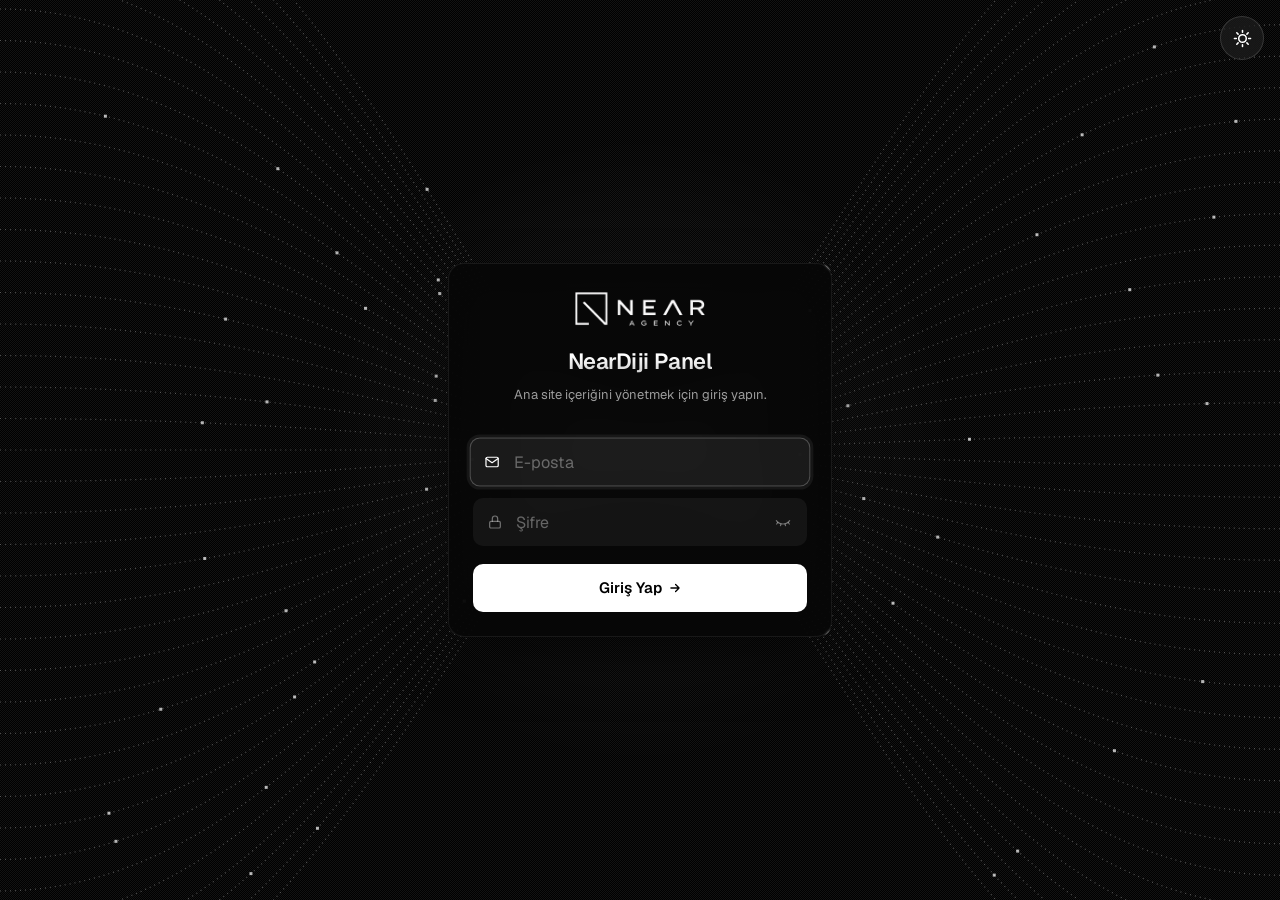
<file: ayse/index.html>
<!DOCTYPE html>
<html lang="tr" data-theme="dark">
<head>
<meta charset="UTF-8">
<meta http-equiv="Content-Security-Policy" content="default-src 'self'; script-src 'self'; style-src 'self' 'unsafe-inline'; font-src 'self' data:; img-src 'self' https: data: blob:; media-src 'self' https: data: blob:; connect-src 'self' https://rfwgjzkewtjpdcvrhepg.supabase.co https://media.neardiji.com; worker-src 'self' blob:; object-src 'none'; base-uri 'self'; form-action 'self'; frame-src 'none'; upgrade-insecure-requests">
<meta name="referrer" content="strict-origin-when-cross-origin">
<link rel="icon" href="/favicon.ico" sizes="any">
<link rel="icon" type="image/png" sizes="32x32" href="/assets/icons/favicon-32.png">
<link rel="apple-touch-icon" href="/assets/icons/apple-touch-icon.png">
<link rel="manifest" href="/ayse/manifest.webmanifest">
<meta name="apple-mobile-web-app-title" content="Site Paneli">
<meta name="apple-mobile-web-app-capable" content="yes">
<meta name="mobile-web-app-capable" content="yes">
<meta name="viewport" content="width=device-width,initial-scale=1,viewport-fit=cover">
<meta name="robots" content="noindex,nofollow">
<meta name="theme-color" content="#111110">
<title>NearDiji · Site Paneli</title>
<script src="/ayse/tema.js"></script>
<link rel="stylesheet" href="/assets/giris.css">
<link rel="stylesheet" href="/assets/fonts/fonts.css">
<script src="/assets/sb-config.js"></script>
<script src="/assets/site-data.js"></script>
<script src="/assets/media.js"></script>
<style>
:root{--bg:#EBE9E5;--panel:#F5F4F1;--fg:#151514;--muted:color-mix(in srgb,var(--fg) 58%,transparent);--line:color-mix(in srgb,var(--fg) 13%,transparent);
 --field:#fff;--ok:#2f9e6c;--warn:#c98a1d;--bad:#d2493f;--head:'Geist','Helvetica Neue',Arial,sans-serif;--accent:'Instrument Serif',Georgia,serif;color-scheme:light}
:root[data-theme="dark"]{--bg:#111110;--panel:#191918;--fg:#F1EFEA;--field:#1f1f1d;color-scheme:dark}
*,*::before,*::after{box-sizing:border-box}
body{margin:0;background:var(--bg);color:var(--fg);font:15px/1.45 var(--head);-webkit-font-smoothing:antialiased;overflow-x:hidden}
button,input,textarea,select{font:inherit;color:inherit}
a{color:inherit}
[hidden]{display:none!important}

/* giriş */
.auth{min-height:100svh;display:grid;place-items:center;padding:24px}
.auth-card{width:100%;max-width:380px;border:1px solid var(--line);border-radius:24px;background:var(--panel);padding:30px 26px}
.auth-card h1{margin:0 0 4px;font-weight:500;font-size:30px;letter-spacing:-.03em}
.auth-card h1 em{font-family:var(--accent);font-weight:400}
.auth-card p{margin:0 0 22px;color:var(--muted);font-size:14px}
.err{color:var(--bad);font-size:13.5px;min-height:20px;margin-top:10px}

/* üst çubuk */
.top{position:sticky;top:0;z-index:20;display:flex;align-items:center;gap:10px;padding:12px clamp(14px,3vw,32px);
 background:color-mix(in srgb,var(--bg) 86%,transparent);backdrop-filter:blur(14px);-webkit-backdrop-filter:blur(14px);border-bottom:1px solid var(--line)}
.top .brand{font-weight:600;letter-spacing:-.02em;margin-right:auto;white-space:nowrap;overflow:hidden;text-overflow:ellipsis}
.top .brand span{font-family:var(--accent);font-style:italic;font-weight:400;color:var(--muted)}
.status{font-size:12.5px;color:var(--muted);white-space:nowrap}
.status.dirty{color:var(--warn)}
.btn{display:inline-flex;align-items:center;justify-content:center;gap:8px;height:40px;padding:0 16px;border-radius:999px;border:1px solid var(--line);
 background:transparent;cursor:pointer;text-decoration:none;font-size:14px;font-weight:500;white-space:nowrap;transition:background .2s,color .2s,opacity .2s}
.btn:hover{background:color-mix(in srgb,var(--fg) 8%,transparent)}
.btn.primary{background:var(--fg);color:var(--bg);border-color:var(--fg)}
.btn.primary:hover{opacity:.88}
.btn:disabled{opacity:.4;cursor:default}
.btn.sm{height:32px;padding:0 12px;font-size:13px}
.btn.icon{width:40px;padding:0}
.btn.danger{color:var(--bad)}
.btn.block{width:100%}

/* düzen */
.wrap{display:grid;grid-template-columns:220px minmax(0,1fr);gap:clamp(16px,3vw,40px);max-width:1180px;margin:0 auto;padding:24px clamp(14px,3vw,32px) 120px}
.side{position:sticky;top:84px;align-self:start;display:flex;flex-direction:column;gap:2px}
.side a{padding:9px 12px;border-radius:10px;text-decoration:none;color:var(--muted);font-size:14px}
.side a:hover,.side a.on{background:color-mix(in srgb,var(--fg) 7%,transparent);color:var(--fg)}
@media (max-width:860px){
 .wrap{grid-template-columns:minmax(0,1fr)}
 .side{position:static;flex-direction:row;overflow-x:auto;gap:6px;padding-bottom:4px;scrollbar-width:none}
 .side::-webkit-scrollbar{display:none}
 .side a{white-space:nowrap;border:1px solid var(--line);border-radius:999px;padding:7px 13px;font-size:13px}
 .top .status{display:none}
}
.card{border:1px solid var(--line);border-radius:20px;background:var(--panel);padding:clamp(16px,2.4vw,26px);margin-bottom:18px;scroll-margin-top:84px}
.card>h2{margin:0 0 4px;font-weight:500;font-size:22px;letter-spacing:-.02em}
.card>.sub{margin:0 0 20px;color:var(--muted);font-size:13.5px}
.grid{display:grid;grid-template-columns:repeat(2,minmax(0,1fr));gap:14px}
.grid .full{grid-column:1/-1}
@media (max-width:620px){.grid{grid-template-columns:1fr}}
label.f{display:flex;flex-direction:column;gap:6px;font-size:12.5px;color:var(--muted);letter-spacing:.01em;min-width:0}
.in{width:100%;min-width:0;border:1px solid var(--line);background:var(--field);border-radius:12px;padding:11px 13px;font-size:15px;color:var(--fg);outline:none;transition:border-color .2s}
.in:focus{border-color:color-mix(in srgb,var(--fg) 45%,transparent)}
textarea.in{resize:vertical;min-height:84px;line-height:1.5}
.hint{font-size:12px;color:var(--muted)}
.seg{display:inline-flex;flex-wrap:wrap;gap:4px;padding:4px;border:1px solid var(--line);border-radius:999px;background:var(--field)}
.seg button{border:0;background:transparent;border-radius:999px;padding:7px 13px;font-size:13.5px;cursor:pointer;color:var(--muted)}
.seg button.on{background:var(--fg);color:var(--bg)}
.range{display:flex;align-items:center;gap:12px}
.range input{flex:1;accent-color:var(--fg)}
.range output{min-width:34px;text-align:right;font-variant-numeric:tabular-nums;font-size:13px}

/* görsel alanı */
.img-field{display:flex;align-items:center;gap:12px;flex-wrap:wrap}
.thumb{width:84px;height:84px;border-radius:14px;border:1px dashed var(--line);display:grid;place-items:center;overflow:hidden;flex:none;
 background:repeating-conic-gradient(color-mix(in srgb,var(--fg) 6%,transparent) 0 25%,transparent 0 50%) 0 0/14px 14px}
.thumb img{width:100%;height:100%;object-fit:contain}
.thumb.wide{width:150px}
.thumb.dark{background-color:#111110}
.thumb.light{background-color:#EBE9E5}
.thumb span{font-size:11px;color:var(--muted);text-align:center;padding:4px}
.logo-prev{display:grid;grid-template-columns:1fr 1fr;gap:10px;width:100%}
.logo-prev>div{display:flex;align-items:center;gap:10px;min-height:76px;padding:14px 16px;border-radius:14px;border:1px solid var(--line);overflow:hidden}
.logo-prev .lp-light{background:#EBE9E5;color:#111110}
.logo-prev .lp-dark{background:#111110;color:#EBE9E5}
.logo-prev img{height:var(--lh,34px);width:auto;max-width:100%;object-fit:contain;display:block}
.logo-prev img.inv{filter:invert(1) hue-rotate(180deg)}
.logo-prev .mono{height:var(--lh,34px);max-width:100%;background:currentColor;-webkit-mask:var(--lm) center/contain no-repeat;mask:var(--lm) center/contain no-repeat}
.logo-prev span{font-size:12px;opacity:.6}
.client-row{display:grid;grid-template-columns:22px 108px minmax(0,1fr) auto;gap:12px;align-items:center;padding:10px 12px}
.client-logo{height:64px;border-radius:12px;background:#F4F2EE;border:1px solid var(--line);display:grid;place-items:center;overflow:hidden;padding:8px}
.client-logo img{max-width:100%;max-height:100%;object-fit:contain;display:block}
.client-logo span{font-size:11px;color:#777}
.client-fields{display:grid;gap:6px;min-width:0}
.client-fields .in{padding:8px 11px;font-size:14px}
.client-act{display:flex;gap:6px;align-items:center}
@media(max-width:620px){.client-row{grid-template-columns:22px 84px minmax(0,1fr)}.client-act{grid-column:2/-1;justify-content:flex-end}.client-logo{height:54px}}
.check{display:flex;align-items:center;gap:8px;font-size:13.5px;cursor:pointer}
.check input{width:16px;height:16px;accent-color:var(--fg)}
@media(max-width:560px){.logo-prev{grid-template-columns:1fr}}

/* listeler */
.list{display:flex;flex-direction:column;gap:10px}
.item{border:1px solid var(--line);border-radius:16px;background:var(--field);overflow:hidden}
.item.dragging{box-shadow:0 18px 40px rgba(0,0,0,.28);position:relative;z-index:5;opacity:.96}
.item-head{display:flex;align-items:center;gap:10px;padding:10px 10px 10px 6px;cursor:pointer;user-select:none}
.drag{width:34px;height:34px;display:grid;place-items:center;border-radius:10px;cursor:grab;color:var(--muted);touch-action:none;flex:none}
.drag:active{cursor:grabbing}
.drag:hover{background:color-mix(in srgb,var(--fg) 7%,transparent)}
.item-title{flex:1;min-width:0;font-weight:500;white-space:nowrap;overflow:hidden;text-overflow:ellipsis}
.item-title small{font-weight:400;color:var(--muted);margin-left:8px}
.pill{font-size:11.5px;padding:3px 9px;border-radius:999px;border:1px solid var(--line);color:var(--muted);white-space:nowrap}
.pill.live{color:var(--ok);border-color:color-mix(in srgb,var(--ok) 40%,transparent)}
.pill.dev{color:var(--warn);border-color:color-mix(in srgb,var(--warn) 40%,transparent)}
.pill.off{text-decoration:line-through}
.chev{transition:transform .25s;color:var(--muted);flex:none}
.item.open .chev{transform:rotate(180deg)}
.item-body{padding:4px 16px 16px;border-top:1px solid var(--line)}
.item-body .grid{margin-top:14px}
.row-actions{display:flex;flex-wrap:wrap;gap:8px;align-items:center;margin-top:14px}
.toggle{display:inline-flex;align-items:center;gap:8px;font-size:13.5px;cursor:pointer;padding:6px 4px}
.toggle input{width:18px;height:18px;accent-color:var(--fg)}
.mini{display:grid;grid-template-columns:34px minmax(0,1fr) minmax(0,1.6fr) 36px;gap:8px;align-items:start;padding:8px;border:1px solid var(--line);border-radius:14px;background:var(--field)}
.mini .in{padding:9px 11px;font-size:14px}
.mini textarea.in{min-height:42px}
@media (max-width:620px){.mini{grid-template-columns:34px minmax(0,1fr) 36px}.mini textarea{grid-column:2/3}}
.add{margin-top:12px}
.sub-h{margin:28px 0 4px;padding-top:22px;border-top:1px solid var(--line);font-weight:500;font-size:17px;letter-spacing:-.01em}
.card>.sub-h+.sub{margin-bottom:16px}
.f>.check{padding:6px 0;color:var(--fg)}
.demo-row{grid-template-columns:34px minmax(0,1fr) minmax(0,1.2fr) 36px}
@media (max-width:620px){.demo-row{grid-template-columns:34px minmax(0,1fr) 36px}.demo-row input+input{grid-column:2/3}}

.toast{position:fixed;left:50%;bottom:calc(22px + env(safe-area-inset-bottom));transform:translate(-50%,30px);opacity:0;pointer-events:none;z-index:50;
 background:var(--fg);color:var(--bg);padding:12px 18px;border-radius:999px;font-size:14px;transition:all .3s;max-width:calc(100vw - 32px);text-align:center}
.toast.show{opacity:1;transform:translate(-50%,0)}
.loading{min-height:100svh;display:grid;place-items:center;color:var(--muted)}
.spin{width:28px;height:28px;border-radius:50%;border:2px solid var(--line);border-top-color:var(--fg);animation:sp 1s linear infinite}
@keyframes sp{to{transform:rotate(360deg)}}
</style>
</head>
<body>
<div id="app"><div class="loading"><div class="spin"></div></div></div>
<div class="toast" id="toast" role="status"></div>
<input type="file" id="file" accept="image/png,image/jpeg,image/webp,image/svg+xml" hidden>

<script src="/assets/giris.js"></script>
<script src="/ayse/app.js"></script>
</body>
</html>
</file>
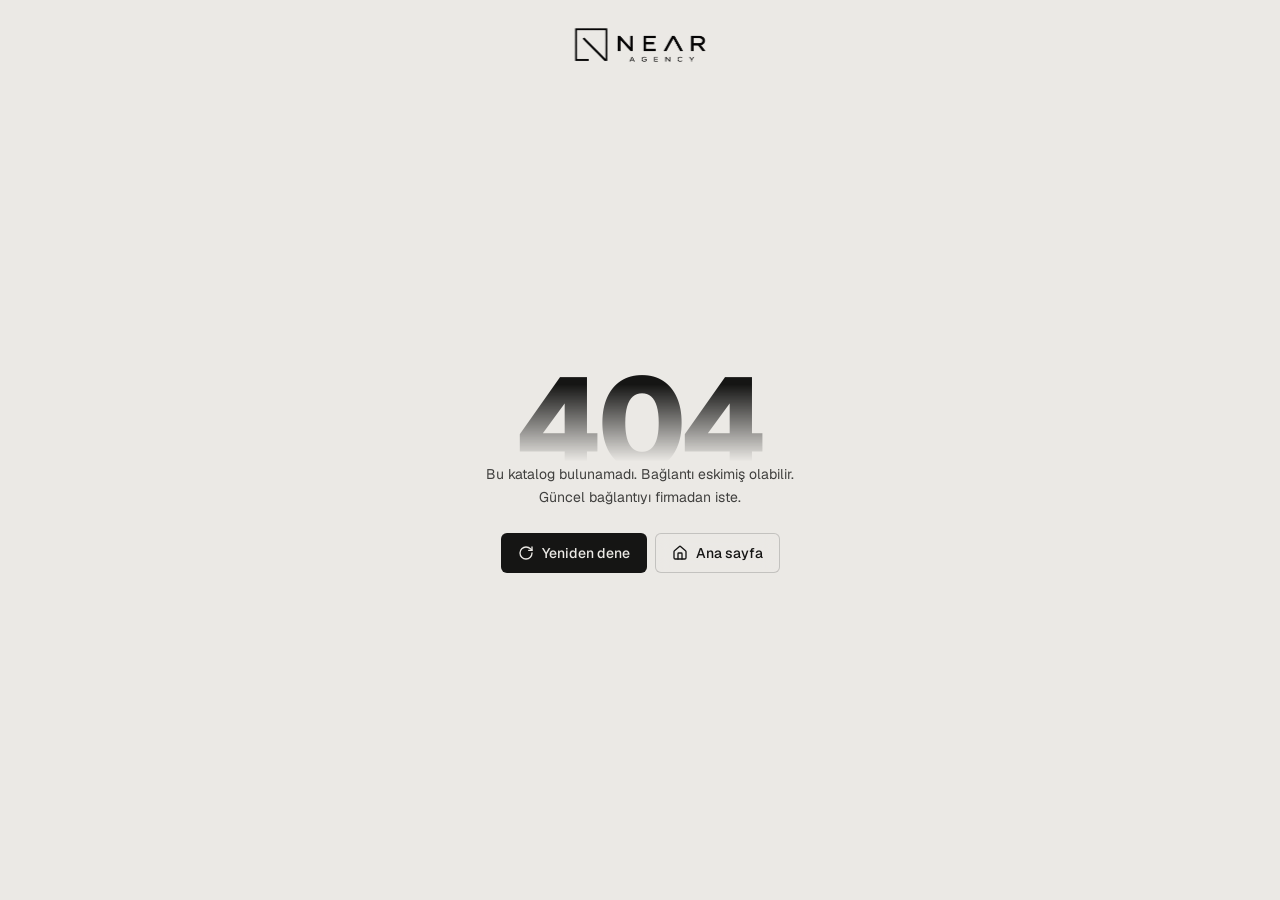
<file: katalog/index.html>
<!DOCTYPE html>
<html lang="tr">
<head>
<meta charset="UTF-8">
<meta http-equiv="Content-Security-Policy" content="default-src 'none'; script-src 'self' https://static.cloudflareinsights.com; style-src 'self' 'unsafe-inline'; font-src 'self' data:; img-src 'self' data: blob: https:; connect-src 'self' https://rfwgjzkewtjpdcvrhepg.supabase.co https://media.neardiji.com https://cloudflareinsights.com data: blob:; manifest-src 'self' blob:; object-src 'none'; base-uri 'none'; form-action 'none'">
<meta name="referrer" content="no-referrer">
<meta name="viewport" content="width=device-width,initial-scale=1,viewport-fit=cover">
<link rel="icon" href="/favicon.ico" sizes="any">
<link rel="icon" type="image/png" sizes="32x32" href="/assets/icons/favicon-32.png">
<link rel="apple-touch-icon" href="/assets/icons/apple-touch-icon.png">
<link rel="manifest" href="/katalog/manifest.webmanifest">
<meta name="apple-mobile-web-app-capable" content="yes">
<meta name="apple-mobile-web-app-status-bar-style" content="black-translucent">
<meta name="mobile-web-app-capable" content="yes">
<meta name="theme-color" content="#F5F5F7">
<title>Ürün Kataloğu</title>
<link rel="stylesheet" href="/assets/fonts/fonts.css">
<script src="/assets/cerez.js" defer></script>
<script src="/assets/sb-config.js"></script>
<script src="/assets/uygulama.js"></script>
<script src="/assets/media.js"></script>
<script src="/assets/qr.js"></script>
<link rel="stylesheet" href="/assets/giris.css">
<script src="/assets/giris.js"></script>
<script src="/assets/abonelik.js"></script>
<script src="/assets/bulunamadi.js"></script>
<script src="/katalog/bulut.js"></script>
<script src="/assets/vendor/react-18.3.1.min.js"></script>
<script src="/assets/vendor/react-dom-18.3.1.min.js"></script>
<style>
*{box-sizing:border-box}html,body,#root{margin:0;padding:0;width:100%;min-height:100%;touch-action:manipulation}
body{background:#141416;overflow-x:hidden;-webkit-font-smoothing:antialiased}
body{font-family:Inter,system-ui,-apple-system,"Segoe UI",Roboto,sans-serif}
button,input,textarea{font-family:inherit}
:focus-visible{outline:2px solid #C9A227;outline-offset:2px;border-radius:10px}
.product-card:focus-visible{outline-offset:3px}button{cursor:pointer}button:disabled{cursor:not-allowed}
/* Ana sayfada metin imleci (I-beam) görünmesini engelle; form alanları ve tıklanabilir öğeler normal davranır. */
.luxury-bg,.luxury-bg *{cursor:default;caret-color:transparent;-webkit-user-select:none;user-select:none}
.luxury-bg button,.luxury-bg button *,.luxury-bg a,.luxury-bg a *,.luxury-bg .product-card,.luxury-bg .product-card *{cursor:pointer}
.luxury-bg input,.luxury-bg textarea,.luxury-bg select{cursor:text;caret-color:auto;-webkit-user-select:text;user-select:text}
.luxury-bg [contenteditable="true"]{cursor:text;caret-color:auto;-webkit-user-select:text;user-select:text}
.luxury-bg input[type="checkbox"],.luxury-bg input[type="radio"],.luxury-bg input[type="range"],.luxury-bg input[type="color"]{cursor:pointer}
.luxury-bg .category-scroll{cursor:grab}
.luxury-bg .category-scroll *{cursor:pointer}
.luxury-bg .category-scroll:active{cursor:grabbing}
.luxury-bg .detail-gallery{cursor:zoom-in}
.luxury-bg .detail-gallery *{cursor:zoom-in}
.luxury-bg .image-lightbox,.luxury-bg .image-lightbox *{cursor:default}
.luxury-bg .image-lightbox button,.luxury-bg .image-lightbox button *{cursor:pointer}

::-webkit-scrollbar{display:none}
@keyframes fadeIn{from{opacity:0;transform:translateY(8px)}to{opacity:1;transform:translateY(0)}}
@keyframes pop{0%{transform:scale(.96);opacity:0}100%{transform:scale(1);opacity:1}}
@keyframes pulse{0%,100%{box-shadow:0 0 0 0 rgba(255,255,255,.18)}50%{box-shadow:0 0 0 8px rgba(255,255,255,0)}}
@keyframes categoryEnter{0%{opacity:0;transform:translateY(10px) scale(.95)}100%{opacity:1;transform:translateY(0) scale(1)}}
@keyframes categoryGlow{0%,100%{opacity:.35;transform:scaleX(.65)}50%{opacity:1;transform:scaleX(1)}}
@keyframes categoryLight{0%{left:-120%}100%{left:140%}}
@keyframes productEnter{0%{opacity:0;transform:translateY(15px) scale(.975)}100%{opacity:1;transform:translateY(0) scale(1)}}
.category-bar{background:transparent;transition:background-color .2s ease,box-shadow .2s ease}
.category-bar.is-stuck{background:var(--catbar-bg,#141416);box-shadow:0 12px 18px -10px var(--catbar-bg,#141416)}
.luxury-bg{position:relative;isolation:isolate;overflow-x:clip;background-image:radial-gradient(circle at 12% 8%,rgba(201,162,39,.12),transparent 28%),radial-gradient(circle at 88% 18%,rgba(255,255,255,.055),transparent 24%),linear-gradient(135deg,rgba(255,255,255,.018) 0%,transparent 38%,rgba(201,162,39,.035) 100%);}
.luxury-bg::before{content:"";position:fixed;inset:0;z-index:-2;pointer-events:none;background:radial-gradient(ellipse at center top,rgba(255,255,255,.035),transparent 48%),linear-gradient(115deg,transparent 0%,rgba(201,162,39,.025) 48%,transparent 100%);}
.luxury-bg::after{content:"";position:fixed;inset:0;z-index:-1;pointer-events:none;opacity:.18;background-image:linear-gradient(rgba(255,255,255,.035) 1px,transparent 1px),linear-gradient(90deg,rgba(255,255,255,.035) 1px,transparent 1px);background-size:80px 80px;mask-image:linear-gradient(to bottom,black,transparent 70%);}
.luxury-bg .product-card{border:1px solid rgba(255,255,255,.075);box-shadow:0 12px 35px rgba(0,0,0,.20),0 1px 0 rgba(255,255,255,.035) inset!important;transition:transform .28s ease,box-shadow .28s ease,border-color .28s ease;}
.luxury-bg .product-card:hover{transform:translateY(-4px);box-shadow:0 18px 45px rgba(0,0,0,.28),0 0 0 1px rgba(201,162,39,.12) inset!important;border-color:rgba(201,162,39,.22);}
.luxury-bg .product-image{background-color:rgba(255,255,255,.025)!important;}
@media(max-width:640px){.luxury-bg::after{background-size:55px 55px;opacity:.12}.luxury-bg .product-card:hover{transform:none;}}
.category-scroll{display:flex;gap:9px;overflow-x:auto;overflow-y:hidden;padding:5px 2px 10px;scrollbar-width:none;-webkit-overflow-scrolling:touch;scroll-behavior:smooth;cursor:grab;overscroll-behavior-x:contain;touch-action:pan-x pan-y pinch-zoom}.category-scroll:active{cursor:grabbing}
.category-chip{position:relative;flex-shrink:0;overflow:hidden;border:1px solid rgba(255,255,255,.10);border-radius:14px;padding:9px 15px;font-size:12px;font-weight:700;white-space:nowrap;transition:transform .28s cubic-bezier(.22,1,.36,1),background .28s ease,border-color .28s ease,box-shadow .28s ease,color .28s ease,opacity .28s ease;-webkit-tap-highlight-color:transparent;backdrop-filter:blur(12px)}
.category-chip::before{content:"";position:absolute;top:0;left:-120%;width:70%;height:100%;background:linear-gradient(100deg,transparent,rgba(255,255,255,.22),transparent);transform:skewX(-18deg);pointer-events:none}
.category-chip:hover::before{animation:categoryLight .65s ease forwards}
.category-chip:active{transform:scale(.94)}
.category-chip.active{transform:translateY(-2px);box-shadow:0 7px 20px rgba(0,0,0,.18),0 0 0 1px rgba(255,255,255,.08) inset}
.category-chip.active::after{content:"";position:absolute;left:22%;right:22%;bottom:2px;height:2px;border-radius:999px;background:rgba(255,255,255,.72);filter:blur(1px);animation:categoryGlow 2s ease-in-out infinite}
.product-card{position:relative;overflow:hidden;transform:translateZ(0);will-change:transform;animation:productEnter .45s cubic-bezier(.22,1,.36,1) both;transition:transform .28s cubic-bezier(.22,1,.36,1),box-shadow .28s ease;-webkit-tap-highlight-color:transparent}
.product-card{content-visibility:auto;contain-intrinsic-size:0 420px}
.product-gallery-img,.detail-gallery-img{content-visibility:auto}
.product-card:active{transform:scale(.965) translateY(1px)}
.product-image{position:relative;overflow:hidden}
.product-gallery-frame{position:relative;width:100%;height:100%;overflow:hidden}
.product-gallery-img,.detail-gallery-img{width:100%;height:100%;object-fit:cover;display:block;animation:galleryFade .55s cubic-bezier(.22,1,.36,1)}
.img-white{object-fit:contain!important;background:#fff;padding:5%}
.detail-gallery-img{object-fit:contain!important}
@keyframes galleryFade{from{opacity:.25;transform:scale(1.02)}to{opacity:1;transform:scale(1)}}
.gallery-arrow,.detail-gallery-arrow,.lightbox-nav{position:absolute;top:50%;transform:translateY(-50%);width:36px;height:36px;border-radius:999px;border:1px solid rgba(255,255,255,.18);background:rgba(10,10,12,.52);backdrop-filter:blur(10px);color:#fff;display:flex;align-items:center;justify-content:center;z-index:5;transition:.2s ease}
.gallery-arrow:hover,.detail-gallery-arrow:hover,.lightbox-nav:hover{background:rgba(10,10,12,.8);transform:translateY(-50%) scale(1.05)}
.gallery-dots,.detail-gallery-dots{position:absolute;left:50%;bottom:10px;transform:translateX(-50%);display:flex;gap:5px;padding:5px 8px;border-radius:999px;background:rgba(10,10,12,.42);backdrop-filter:blur(8px);z-index:5}
.gallery-dot,.detail-gallery-dot{width:6px;height:6px;border-radius:50%;background:rgba(255,255,255,.55);transition:.25s}.gallery-dot.active,.detail-gallery-dot.active{width:18px;border-radius:5px;background:#fff}
.detail-gallery{position:relative;width:100%;height:270px;overflow:hidden;touch-action:pan-y pinch-zoom;cursor:zoom-in}
.image-lightbox{background:rgba(8,8,10,.42);backdrop-filter:blur(5px);-webkit-backdrop-filter:blur(5px)}
.image-lightbox-card{max-width:min(96vw,1100px);max-height:92vh;position:relative;display:flex;align-items:center;justify-content:center}
.image-lightbox-card img{max-width:92vw;max-height:88vh;object-fit:contain;user-select:none;-webkit-user-drag:none}
.lightbox-count{position:absolute;left:50%;bottom:14px;transform:translateX(-50%);padding:5px 10px;border-radius:999px;background:rgba(10,10,12,.62);color:#fff;font-size:11px;z-index:6}

.product-image::after{content:"";position:absolute;top:0;left:-130%;width:70%;height:100%;background:linear-gradient(105deg,transparent 15%,rgba(255,255,255,.09) 48%,transparent 82%);transform:skewX(-15deg);pointer-events:none}
.product-card:hover .product-image::after{animation:categoryLight .8s ease forwards}
.search-input-icon{z-index:1;position:absolute;left:15px;top:50%;transform:translateY(-50%);opacity:.6;pointer-events:none}
.search-input::-webkit-search-cancel-button{display:none}
.search-input{width:100%;font-size:16px;background:rgba(0,0,0,.18);border:1px solid rgba(255,255,255,.12);color:inherit;border-radius:14px;padding:12px 42px;outline:none;backdrop-filter:blur(14px)}
.admin-input{width:100%;background:#171717;border:1px solid #404040;color:#f5f5f5;border-radius:9px;padding:10px 12px;outline:none;font-size:13px}
.admin-input:focus{border-color:#737373}
textarea.admin-input{min-height:78px;resize:vertical}
.modal-backdrop{background:rgba(0,0,0,.78);backdrop-filter:blur(7px)}
.image-lightbox{background:rgba(18,20,24,.20);backdrop-filter:blur(18px) saturate(115%);-webkit-backdrop-filter:blur(18px) saturate(115%);overflow:hidden;touch-action:none;user-select:none;-webkit-user-select:none}
.image-lightbox::before{content:"";position:absolute;inset:0;background:rgba(255,255,255,.035);pointer-events:none}
.image-lightbox-card{position:relative;width:auto;height:auto;max-width:94vw;max-height:92vh;padding:0;border:1px solid rgba(255,255,255,.16);border-radius:18px;background:rgba(255,255,255,.035);box-shadow:0 30px 90px rgba(0,0,0,.28),0 0 0 1px rgba(255,255,255,.04) inset;display:flex;align-items:center;justify-content:center;overflow:visible;touch-action:none}
.image-lightbox-card img{display:block;width:auto;height:auto;max-width:94vw;max-height:92vh;object-fit:contain;border-radius:17px;user-select:none;-webkit-user-select:none;-webkit-user-drag:none;will-change:transform;transform-origin:center center;box-shadow:0 18px 55px rgba(0,0,0,.22)}
.image-lightbox-close{position:fixed;top:18px;right:18px;z-index:9999;width:46px;height:46px;border-radius:999px;border:1px solid rgba(255,255,255,.25);background:rgba(20,20,23,.34);color:#fff;display:flex;align-items:center;justify-content:center;backdrop-filter:blur(16px);-webkit-backdrop-filter:blur(16px);box-shadow:0 10px 30px rgba(0,0,0,.18);transition:transform .2s ease,background .2s ease}
.image-lightbox-close:hover{transform:scale(1.06);background:rgba(20,20,23,.55)}
.image-lightbox-nav{position:fixed;top:50%;transform:translateY(-50%);z-index:9999;width:48px;height:48px;border-radius:999px;border:1px solid rgba(255,255,255,.18);background:rgba(20,20,23,.24);color:#fff;display:flex;align-items:center;justify-content:center;backdrop-filter:blur(16px);-webkit-backdrop-filter:blur(16px);box-shadow:0 10px 30px rgba(0,0,0,.16);transition:transform .2s ease,background .2s ease}
.image-lightbox-nav:hover{background:rgba(20,20,23,.48)}
.image-lightbox-nav.left{left:22px}.image-lightbox-nav.right{right:22px}
.image-lightbox-hint{display:none}
.image-lightbox .lightbox-count{top:14px;bottom:auto;left:50%;transform:translateX(-50%);z-index:9999;padding:7px 12px;border-radius:999px;background:rgba(20,20,23,.25);border:1px solid rgba(255,255,255,.12);color:rgba(255,255,255,.9);font-size:11px;backdrop-filter:blur(14px);-webkit-backdrop-filter:blur(14px)}
.lightbox-count{position:absolute;left:50%;top:18px;bottom:auto;transform:translateX(-50%);padding:6px 11px;border-radius:999px;background:rgba(20,20,23,.60);border:1px solid rgba(255,255,255,.10);color:#fff;font-size:11px;z-index:15;backdrop-filter:blur(12px);-webkit-backdrop-filter:blur(12px)}
.price-row{border:1px solid rgba(255,255,255,.08);background:rgba(0,0,0,.12)}

/* RESPONSIVE / MOBILE / TABLET / DESKTOP */
html{scroll-behavior:smooth;-webkit-text-size-adjust:100%;text-size-adjust:100%}
body{min-width:320px;overscroll-behavior-x:none;touch-action:manipulation}
button,a,input,textarea,select{-webkit-tap-highlight-color:transparent}
button,a{touch-action:manipulation}
.safe-top{padding-top:env(safe-area-inset-top)}
.safe-bottom{padding-bottom:env(safe-area-inset-bottom)}
.product-grid{grid-template-columns:repeat(2,minmax(0,1fr))}
@media(min-width:640px){
  .product-grid{grid-template-columns:repeat(3,minmax(0,1fr))}
  .product-image{min-height:210px}
}
@media(min-width:1024px){
  .product-grid{grid-template-columns:repeat(4,minmax(0,1fr));max-width:1200px}
  .category-scroll,.max-w-5xl{max-width:1200px}
  .product-card:hover{transform:translateY(-4px);box-shadow:0 14px 34px rgba(0,0,0,.20)!important}
  .product-image{min-height:230px}
}
@media(max-width:639px){
  .product-grid{gap:10px;padding-left:12px!important;padding-right:12px!important}
  .category-scroll{gap:7px;padding-left:2px;padding-right:2px}
  .category-chip{padding:9px 13px;font-size:12px;border-radius:13px}
  .product-card{border-radius:16px}
  .product-card .p-3{padding:10px}
  .product-card .font-semibold{font-size:12px}
  .product-card .product-image{height:clamp(150px,42vw,210px)!important}
  header{padding-left:14px!important;padding-right:14px!important}
  header img{max-width:58vw!important}
  .image-lightbox{padding:0!important}
  .image-lightbox-card{width:auto;height:auto;max-width:96vw;max-height:92vh;padding:0;border-radius:16px}
  .image-lightbox-card img{max-width:96vw;max-height:92vh;border-radius:15px}
  .image-lightbox-close{top:12px;right:12px;width:42px;height:42px}
  .image-lightbox-nav{width:42px;height:42px}
  .image-lightbox-nav.left{left:10px}.image-lightbox-nav.right{right:10px}
  .lightbox-count{top:12px}
}
@media(max-width:420px){
  .product-grid{grid-template-columns:repeat(2,minmax(0,1fr))}
  .product-card .product-image{height:clamp(132px,39vw,175px)!important}
  .product-card .p-3{padding:9px}
  .product-card .text-\[13px\]{font-size:12px}
  .product-card .text-\[9px\]{font-size:8px}
}
@media(max-width:360px){
  .product-grid{gap:7px;padding-left:8px!important;padding-right:8px!important}
  .category-chip{padding:8px 12px;font-size:12px}
  .product-card .product-image{height:128px!important}
}
@media(min-width:640px) and (max-width:1023px){
  .product-grid{padding-left:18px!important;padding-right:18px!important;gap:14px}
  .category-scroll{padding-left:4px;padding-right:4px}
}
/* Admin panel: full width on phones, comfortable drawer on tablets/desktops */
@media(max-width:639px){
  .admin-panel-scroll{width:100%!important;max-width:none!important}
  .admin-panel-scroll .px-5{padding-left:14px!important;padding-right:14px!important}
  .admin-panel-scroll .grid.grid-cols-2{grid-template-columns:1fr!important}
  .admin-panel-scroll .grid.grid-cols-3{grid-template-columns:repeat(3,minmax(0,1fr))!important}
  .admin-panel-scroll .grid.grid-cols-\[1fr_105px_auto\]{grid-template-columns:minmax(0,1fr) 88px auto!important}
  .admin-panel-scroll input,.admin-panel-scroll textarea{font-size:16px!important;min-height:44px}
  .admin-panel-scroll textarea{min-height:96px}
  .admin-panel-scroll button:not(.thumb-btn){min-height:42px}
}
@media(min-width:640px){
  .admin-panel-scroll{width:min(520px,92vw)!important}
}
/* Prevent iOS Safari input zoom and horizontal overflow */
@supports (-webkit-touch-callout:none){
  input,textarea,select,.admin-input,.adm-input,.adm-search input,.adm-select,.adm-priceedit input,.adm-bulk-in,.ui-dlg-input,.search-input{font-size:16px!important}
}

/* LUXURY ANIMATED BACKGROUND - VISUAL ONLY */
body{position:relative;background:#0b0c0f!important;overflow-x:hidden}
body::before{content:"";position:fixed;inset:-25%;z-index:-3;pointer-events:none;background:radial-gradient(circle at 18% 18%,rgba(212,175,55,.13),transparent 24%),radial-gradient(circle at 82% 28%,rgba(255,255,255,.055),transparent 22%),radial-gradient(circle at 52% 88%,rgba(212,175,55,.08),transparent 28%),linear-gradient(135deg,#08090b 0%,#14151a 48%,#090a0c 100%);animation:luxuryDrift 18s ease-in-out infinite alternate}
body::after{content:"";position:fixed;inset:0;z-index:-2;pointer-events:none;opacity:.24;background-image:linear-gradient(115deg,transparent 0%,rgba(255,255,255,.035) 42%,transparent 55%),linear-gradient(rgba(255,255,255,.018) 1px,transparent 1px),linear-gradient(90deg,rgba(255,255,255,.018) 1px,transparent 1px);background-size:100% 100%,70px 70px,70px 70px;mask-image:radial-gradient(ellipse at center,#000 25%,transparent 82%);animation:luxuryShimmer 14s linear infinite}
#root{position:relative;isolation:isolate}
#root::before,#root::after{content:"";position:fixed;pointer-events:none;border-radius:999px;filter:blur(60px);z-index:-1}
#root::before{width:260px;height:260px;left:-110px;top:28%;background:rgba(212,175,55,.08);animation:orbFloat1 12s ease-in-out infinite}
#root::after{width:320px;height:320px;right:-150px;top:58%;background:rgba(255,255,255,.035);animation:orbFloat2 16s ease-in-out infinite}
.product-card{position:relative;overflow:hidden;border-color:rgba(212,175,55,.13)!important;box-shadow:0 10px 35px rgba(0,0,0,.22),inset 0 1px 0 rgba(255,255,255,.035)!important;transition:transform .45s cubic-bezier(.2,.8,.2,1),box-shadow .45s,border-color .45s}
.product-card::before{content:"";position:absolute;inset:-120% 35% -120% -35%;background:linear-gradient(105deg,transparent 35%,rgba(255,255,255,.10) 48%,rgba(212,175,55,.08) 51%,transparent 63%);transform:translateX(-65%) rotate(8deg);pointer-events:none;z-index:2;transition:transform 1.2s ease}
.product-card:hover::before{transform:translateX(115%) rotate(8deg)}
.product-card:hover{transform:translateY(-6px) scale(1.008);border-color:rgba(212,175,55,.32)!important;box-shadow:0 22px 55px rgba(0,0,0,.34),0 0 30px rgba(212,175,55,.06),inset 0 1px 0 rgba(255,255,255,.06)!important}
.category-chip{transition:transform .3s ease,box-shadow .3s ease,border-color .3s ease,background .3s ease}
.category-chip:hover{transform:translateY(-2px);box-shadow:0 8px 22px rgba(212,175,55,.10)}
header{animation:luxuryEnter 1s cubic-bezier(.2,.75,.2,1) both}
@keyframes luxuryDrift{0%{transform:translate3d(-1.5%,-1%,0) scale(1)}50%{transform:translate3d(1%,1.5%,0) scale(1.035)}100%{transform:translate3d(-.5%,2%,0) scale(1.02)}}
@keyframes luxuryShimmer{0%{background-position:0 0,0 0,0 0}100%{background-position:100% 0,70px 70px,-70px 70px}}
@keyframes orbFloat1{0%,100%{transform:translate(0,0)}50%{transform:translate(70px,-45px)}}
@keyframes orbFloat2{0%,100%{transform:translate(0,0)}50%{transform:translate(-60px,50px)}}
@keyframes luxuryEnter{from{opacity:0;transform:translateY(14px)}to{opacity:1;transform:translateY(0)}}
@media(prefers-reduced-motion:reduce){body::before,body::after,#root::before,#root::after,header,.product-card::before{animation:none!important}.product-card,.category-chip{transition:none!important}}
@media(max-width:639px){body::after{opacity:.14}.product-card:hover{transform:none}.product-card::before{display:none}}

.category-chip{min-height:44px;display:inline-flex;align-items:center}
@media(prefers-reduced-motion:reduce){*,*::before,*::after{animation-duration:.01ms!important;animation-iteration-count:1!important;transition-duration:.01ms!important;scroll-behavior:auto!important}}
</style>

<style id="adm-new">
/* ===== YENİ YÖNETİM PANELİ ===== */
.adm-shell{position:fixed;inset:0;z-index:180;display:flex;background:#0E0E10;color:#F3F0E8;font-family:Inter,system-ui,-apple-system,"Segoe UI",sans-serif;font-size:14px;--adm-line:#26262B;--adm-card:#18181C;--adm-muted:#A7A297;--adm-gold:#E2BD45}
.adm-shell *{box-sizing:border-box}
.adm-shell button{font:inherit;color:inherit;cursor:pointer}
.adm-shell button:disabled{opacity:.45;cursor:not-allowed}
.adm-shell input,.adm-shell select,.adm-shell textarea{font:inherit}
.adm-side{width:248px;flex-shrink:0;background:#121215;border-right:1px solid var(--adm-line);display:flex;flex-direction:column;gap:4px;padding:22px 14px;overflow-y:auto}
.adm-brand{display:flex;align-items:center;gap:10px;padding:0 8px 20px}
.adm-brand b{display:block;font-weight:800;font-size:15px;letter-spacing:.02em}
.adm-brand small{display:block;font-size:11px;color:var(--adm-muted)}
.adm-logo{width:34px;height:34px;border-radius:10px;background:var(--adm-accent,#C9A227);color:#141414;display:flex;align-items:center;justify-content:center;font-family:Georgia,serif;font-weight:700;font-size:19px;flex-shrink:0}
.adm-nav{display:flex;align-items:center;gap:12px;min-height:44px;padding:0 12px;border-radius:10px;border:0;background:transparent;color:#CFCAC0;font-weight:600;text-align:left;width:100%}
.adm-nav span{flex:1}
.adm-nav small{font-size:12px;color:var(--adm-muted)}
.adm-nav:hover{background:#1B1B20;color:#fff}
.adm-nav.is-on{background:rgba(201,162,39,.14);color:#F3F0E8;font-weight:800}
.adm-nav.is-on svg{color:var(--adm-accent,#C9A227)}
.adm-side-spacer{flex:1;min-height:16px}
.adm-status{background:var(--adm-card);border:1px solid var(--adm-line);border-radius:12px;padding:12px 14px;font-size:13px;font-weight:700;display:flex;flex-direction:column;gap:6px}
.adm-status div{display:flex;align-items:center;gap:8px}
.adm-status small{font-size:11.5px;font-weight:500;color:var(--adm-muted);line-height:1.4}
.adm-dot{width:8px;height:8px;border-radius:99px;background:#4ADE80;flex-shrink:0}
.adm-dot.is-warn{background:#E2BD45}
.adm-main{flex:1;min-width:0;display:flex;flex-direction:column}
.adm-top{height:68px;flex-shrink:0;display:flex;align-items:center;gap:12px;padding:0 28px;border-bottom:1px solid var(--adm-line)}
.adm-top-spacer{flex:1}
.adm-content{flex:1;overflow-y:auto;overscroll-behavior:contain}
.adm-page{padding:26px 32px 120px;max-width:1240px;display:flex;flex-direction:column;gap:20px}
.adm-page-wide{max-width:none}
.adm-legacy{padding:24px 32px 80px;max-width:760px}
.adm-legacy > div{padding:0!important}
.adm-legacy .sticky.bottom-0{display:none}
.adm-eyebrow{font-size:12px;letter-spacing:.16em;color:var(--adm-accent,#C9A227);font-weight:800;text-transform:uppercase}
.adm-h1{margin:2px 0 0;font-family:Georgia,"Times New Roman",serif;font-weight:500;font-size:32px;letter-spacing:-.01em;line-height:1.15}
.adm-h2{margin:4px 0 0;font-family:Georgia,"Times New Roman",serif;font-weight:600;font-size:26px;line-height:1.15;overflow:hidden;text-overflow:ellipsis;white-space:nowrap}
.adm-sub{margin:6px 0 0;color:var(--adm-muted);font-size:13px}
.adm-grid4{display:grid;grid-template-columns:repeat(4,minmax(0,1fr));gap:14px}
.adm-grid-2-1{display:grid;grid-template-columns:minmax(0,1.5fr) minmax(0,1fr);gap:14px;align-items:start}
.adm-card{background:var(--adm-card);border:1px solid var(--adm-line);border-radius:16px;padding:18px 20px;display:flex;flex-direction:column;gap:10px}
.adm-card-h{display:flex;align-items:center;justify-content:space-between;gap:12px}
.adm-card-h h2{margin:0;font-size:15px;font-weight:800}
.adm-stat-l{font-size:13px;color:var(--adm-muted)}
.adm-stat-v{font-size:30px;font-weight:800;line-height:1.1;display:flex;align-items:center;min-height:34px}
.adm-stat-s{font-size:12px;color:var(--adm-muted)}
.adm-ok{color:#4ADE80!important}.adm-warn{color:#E2BD45!important}
.adm-gold{color:var(--adm-gold);font-weight:800;white-space:nowrap}
.adm-big{font-size:18px}
.adm-action{display:flex;flex-direction:column;align-items:flex-start;gap:8px;text-align:left;background:var(--adm-card);border:1px solid var(--adm-line);border-radius:16px;padding:18px 20px;min-height:118px}
.adm-action svg{color:var(--adm-accent,#C9A227)}
.adm-action:hover{border-color:#3A3A40;background:#1D1D22}
.adm-action-gold{background:var(--adm-accent,#C9A227);border-color:transparent;color:#141414}
.adm-action-gold svg{color:#141414}
.adm-action-gold:hover{background:#D9B33A}
.adm-action-t{font-size:16px;font-weight:800}
.adm-action-s{font-size:12px;opacity:.75}
.adm-linkbtn{background:none;border:0;padding:0;color:var(--adm-accent,#C9A227);font-weight:700;font-size:13px;text-align:left;min-height:32px}
.adm-linkbtn:hover{text-decoration:underline}
.adm-recent{display:flex;align-items:center;gap:14px;padding:8px 6px;border:0;border-bottom:1px solid var(--adm-line);background:transparent;text-align:left;border-radius:8px}
.adm-recent:last-child{border-bottom:0}
.adm-recent:hover{background:#1D1D22}
.adm-recent-t{flex:1;min-width:0;display:flex;flex-direction:column}
.adm-recent-t b{font-size:14px}
.adm-recent-t span{font-size:12px;color:var(--adm-muted)}
.adm-note{display:flex;gap:10px;align-items:flex-start;padding:10px 12px;border-radius:12px;background:#1D1D22;border:0;text-align:left;font-size:13px;line-height:1.45;width:100%}
.adm-note svg{flex-shrink:0;margin-top:1px}
.adm-note-warn{background:#2A2312;color:#F3E6BE}
.adm-note-warn:hover{background:#33290F}
.adm-note-ok{background:#16261C;color:#BFF0CF}
.adm-empty{color:var(--adm-muted);font-size:13px;padding:6px 0}
.adm-pad{padding:28px;text-align:center}
.adm-thumb{border-radius:8px;object-fit:cover;display:block;flex-shrink:0;background:#222}
.adm-thumb-empty{display:flex;align-items:center;justify-content:center;color:#6E6A62;background:#202024}
.adm-headrow{display:flex;align-items:flex-end;justify-content:space-between;gap:16px;flex-wrap:wrap}
.adm-row-gap{display:flex;align-items:center;gap:10px;flex-wrap:wrap}
.discount-badge-input::placeholder{color:inherit;opacity:.55}
.adm-logi{display:grid;grid-template-columns:repeat(3,minmax(0,1fr));gap:8px}
.adm-logi label{display:flex;flex-direction:column;gap:4px;min-width:0}
.adm-logi small{font-size:11px;font-weight:600;opacity:.7}
.adm-logi .adm-input{min-width:0;width:100%}
.adm-part .adm-logi{flex-basis:100%}
.adm-part .adm-logi .adm-input{height:38px;font-size:13px}
.adm-btn{display:inline-flex;align-items:center;justify-content:center;gap:8px;min-height:44px;padding:0 16px;border-radius:12px;border:1px solid #3A3A40;background:transparent;font-weight:700;white-space:nowrap}
.adm-btn:hover{background:#1D1D22}
.adm-btn-gold{background:var(--adm-accent,#C9A227);border-color:transparent;color:#141414!important;font-weight:800}
.adm-btn-gold:hover{background:#D9B33A}
.adm-btn-ghost{border-color:#3A3A40}
.adm-btn-dashed{border-style:dashed;color:#CFCAC0}
.adm-iconbtn{width:44px;height:44px;flex-shrink:0;border-radius:12px;border:1px solid #3A3A40;background:transparent;display:inline-flex;align-items:center;justify-content:center}
.adm-iconbtn:hover{background:#1D1D22}
.adm-danger{color:#F2A3A3;border-color:#5A2A2A}
.adm-danger-btn{color:#F2A3A3;border-color:#5A2A2A}
.adm-danger-btn:hover{background:#2A1616}
.adm-seg{display:inline-flex;border:1px solid #3A3A40;border-radius:12px;overflow:hidden}
.adm-seg button{display:inline-flex;align-items:center;gap:6px;min-height:42px;padding:0 14px;border:0;background:transparent;font-weight:700;color:#CFCAC0}
.adm-seg button[aria-pressed=true]{background:var(--adm-accent,#C9A227);color:#141414}
.adm-filters{display:flex;align-items:center;gap:10px;flex-wrap:wrap}
.adm-search{display:flex;align-items:center;gap:8px;height:44px;padding:0 12px;border-radius:12px;background:var(--adm-card);border:1px solid var(--adm-line);color:var(--adm-muted);min-width:260px;flex:0 1 380px}
.adm-search input{flex:1;min-width:0;border:0;background:transparent;color:#F3F0E8;outline:none;height:40px}
.adm-search:focus-within{border-color:var(--adm-accent,#C9A227)}
.adm-search-top{flex:0 1 460px}
.adm-select{height:44px;border-radius:12px;background:var(--adm-card);border:1px solid var(--adm-line);color:#F3F0E8;padding:0 12px;max-width:280px}
.adm-chip{display:inline-flex;align-items:center;gap:6px;height:40px;padding:0 14px;border-radius:99px;border:1px dashed #4A4A52;background:transparent;font-weight:700;color:#CFCAC0}
.adm-chip.is-on{border-style:solid;border-color:#E2BD45;color:#E2BD45;background:#2A2312}
.adm-count{color:var(--adm-muted);font-size:13px;margin-left:auto}
.adm-tablewrap{background:var(--adm-card);border:1px solid var(--adm-line);border-radius:14px;overflow-x:auto}
.adm-table{width:100%;border-collapse:collapse;min-width:980px}
.adm-table th{position:sticky;top:0;background:#1B1B20;text-align:left;font-size:11px;letter-spacing:.08em;text-transform:uppercase;color:var(--adm-muted);font-weight:800;padding:12px 10px;border-bottom:1px solid var(--adm-line);z-index:1}
.adm-table td{padding:8px 10px;border-bottom:1px solid #222227;vertical-align:middle}
.adm-table tr:hover td{background:#1C1C21}
.adm-table tr.is-sel td{background:#221F14}
.adm-table tr.is-open td{background:#262214}
.adm-muted{color:var(--adm-muted);font-size:13px}
.adm-ellipsis{max-width:260px;overflow:hidden;text-overflow:ellipsis;white-space:nowrap}
.adm-cellbtn{border:0;background:none;padding:0;display:block}
.adm-namebtn{border:0;background:none;padding:6px 0;font-weight:800;text-align:left;color:#F3F0E8;min-height:36px}
.adm-namebtn:hover{color:var(--adm-gold);text-decoration:underline}
.adm-priceedit{display:inline-flex;align-items:center;gap:6px;border:1px solid #33333A;background:#121215;border-radius:10px;padding:0 10px;height:38px}
.adm-priceedit:focus-within{border-color:var(--adm-accent,#C9A227);box-shadow:0 0 0 3px rgba(201,162,39,.25)}
.adm-priceedit input{width:96px;border:0;background:transparent;color:#F3F0E8;font-weight:800;text-align:right;outline:none}
.adm-priceedit input::placeholder{color:#6E6A62;font-weight:600}
.adm-priceedit span{color:var(--adm-muted);font-size:12px}
.adm-priceedit.is-total{border-color:#5C4A12}
.adm-priceedit.is-total input{color:var(--adm-gold)}
.adm-badge{display:inline-block;font-size:11.5px;font-weight:800;padding:4px 9px;border-radius:99px;white-space:nowrap}
.adm-badge-ok{background:#16261C;color:#7EE2A2}
.adm-badge-warn{background:#2A2312;color:#E9C766}
.adm-cards{display:grid;grid-template-columns:repeat(auto-fill,minmax(210px,1fr));gap:14px}
.adm-pcard{position:relative;background:var(--adm-card);border:1px solid var(--adm-line);border-radius:16px;overflow:hidden}
.adm-pcard.is-open{border-color:var(--adm-accent,#C9A227);box-shadow:0 0 0 1px var(--adm-accent,#C9A227)}
.adm-pcard.is-sel{border-color:#7A6420}
.adm-pcard-check{position:absolute;top:8px;left:8px;z-index:2;width:34px;height:34px;border-radius:10px;background:rgba(14,14,16,.7);display:flex;align-items:center;justify-content:center}
.adm-pcard-btn{display:block;width:100%;border:0;background:none;padding:0;text-align:left}
.adm-pcard-img{display:flex;align-items:center;justify-content:center;height:160px;background:#F3F0E8;color:#8A867C}
.adm-pcard-img img{width:100%;height:100%;object-fit:cover}
.adm-pcard-body{display:flex;flex-direction:column;gap:4px;padding:12px 14px 14px}
.adm-pcard-body b{font-size:14px}
.adm-pcard-price{color:var(--adm-gold);font-weight:800;margin-top:2px}
.adm-pcard-body .adm-badge{align-self:flex-start;margin-top:4px}
.adm-more{display:flex;justify-content:center}
.adm-bulk{position:fixed;left:50%;bottom:22px;transform:translateX(calc(-50% + 124px));z-index:5;display:flex;align-items:center;gap:12px;padding:10px 12px 10px 20px;background:#1B1B20;border:1px solid #3A3A40;border-radius:18px;box-shadow:0 18px 50px rgba(0,0,0,.55);flex-wrap:wrap;max-width:calc(100vw - 300px)}
.adm-sep{width:1px;height:24px;background:#3A3A40}
.adm-muted-l{color:#CFCAC0}
.adm-seg-dark button{min-height:40px;padding:0 14px}
.adm-bulk-in{width:130px;height:42px;border-radius:12px;border:1px solid #3A3A40;background:#121215;color:#F3F0E8;padding:0 12px;font-weight:800;text-align:right;outline:none}
.adm-bulk-in:focus{border-color:var(--adm-accent,#C9A227)}
.adm-drawer-wrap{position:fixed;inset:0;z-index:190;display:flex;justify-content:flex-end}
.adm-drawer-bg{flex:1;background:rgba(0,0,0,.45)}
.adm-drawer{width:600px;max-width:100%;height:100%;background:#151518;border-left:1px solid #2A2A30;box-shadow:-30px 0 60px rgba(0,0,0,.45);display:flex;flex-direction:column;animation:admIn .22s cubic-bezier(.22,1,.36,1)}
@keyframes admIn{from{transform:translateX(40px);opacity:0}to{transform:none;opacity:1}}
.adm-drawer-h{display:flex;align-items:flex-start;gap:12px;padding:22px 24px 0}
.adm-tabs{display:flex;gap:4px;padding:16px 24px 0;border-bottom:1px solid #2A2A30;overflow-x:auto}
.adm-tabs button{border:0;background:none;padding:10px 12px 12px;font-weight:700;color:var(--adm-muted);border-bottom:2px solid transparent;white-space:nowrap;min-height:44px}
.adm-tabs button.is-on{color:#F3F0E8;border-bottom-color:var(--adm-accent,#C9A227)}
.adm-drawer-body{flex:1;overflow-y:auto;padding:20px 24px 28px}
.adm-drawer-f{display:flex;align-items:center;gap:10px;padding:14px 24px;border-top:1px solid #2A2A30;flex-wrap:wrap}
.adm-form{display:flex;flex-direction:column;gap:16px}
.adm-field{display:flex;flex-direction:column;gap:6px}
.adm-field > span{font-size:11px;font-weight:800;letter-spacing:.08em;text-transform:uppercase;color:var(--adm-muted)}
.adm-input{width:100%;min-height:44px;border-radius:12px;border:1px solid #33333A;background:#121215;color:#F3F0E8;padding:10px 12px;outline:none;resize:vertical}
.adm-input:focus{border-color:var(--adm-accent,#C9A227);box-shadow:0 0 0 3px rgba(201,162,39,.2)}
.adm-input:disabled{opacity:.5}
.adm-input-lg{font-size:18px;font-weight:800}
.adm-num{text-align:right;font-weight:800}
.adm-info{font-size:12.5px;color:#CFCAC0;background:#1C1C21;border:1px solid #2A2A30;border-radius:12px;padding:10px 12px;line-height:1.5}
.adm-drop{display:flex;flex-direction:column;align-items:center;gap:8px;padding:26px;border-radius:16px;border:2px dashed #4A4636;background:#1A1915;color:#F3F0E8;text-align:center}
.adm-drop svg{color:var(--adm-accent,#C9A227)}
.adm-drop b{font-size:16px}
.adm-drop span{font-size:12px;color:var(--adm-muted)}
.adm-drop:hover{border-color:var(--adm-accent,#C9A227)}
.adm-photos{display:grid;grid-template-columns:repeat(3,minmax(0,1fr));gap:10px}
.adm-photo{position:relative;aspect-ratio:4/3;border-radius:12px;overflow:hidden;border:2px solid #2A2A30;background:#fff}
.adm-photo.is-cover{border-color:var(--adm-accent,#C9A227)}
.adm-photo img{width:100%;height:100%;object-fit:cover;display:block}
.adm-photo-tag{position:absolute;left:8px;top:8px;background:var(--adm-accent,#C9A227);color:#141414;font-size:10.5px;font-weight:800;padding:3px 8px;border-radius:99px}
.adm-photo-cover{position:absolute;left:8px;bottom:8px;border:0;background:rgba(14,14,16,.78);color:#fff;font-size:12px;font-weight:700;padding:0 10px;min-height:32px;border-radius:9px}
.adm-photo-del{position:absolute;right:6px;top:6px;width:32px;height:32px;border-radius:9px;border:0;background:rgba(14,14,16,.78);color:#fff;display:flex;align-items:center;justify-content:center}
.adm-part{display:flex;align-items:flex-end;gap:10px;padding:12px;background:#1C1C21;border:1px solid #2A2A30;border-radius:14px;flex-wrap:wrap}
.adm-part-img{width:58px;height:58px;border-radius:10px;border:1px dashed #4A4A52;background:#fff;color:#8A867C;display:flex;align-items:center;justify-content:center;padding:0;overflow:hidden;flex-shrink:0}
.adm-part-img img{width:100%;height:100%;object-fit:contain}
.adm-grow{flex:1;min-width:150px}
.adm-w130{width:130px}.adm-w140{width:140px}.adm-w160{width:160px}
.adm-part-tools{display:flex;align-items:center;gap:8px}
.adm-mini{display:flex;align-items:center;gap:6px;font-size:12px;color:#CFCAC0;min-height:32px}
.adm-total{display:flex;align-items:center;gap:14px;padding:14px 16px;border-radius:14px;background:#1C1C21;border:1px solid #5C4A12}
.adm-total b{display:block;font-size:15px}
.adm-modal-wrap{position:fixed;inset:0;z-index:200;background:rgba(0,0,0,.6);display:flex;align-items:center;justify-content:center;padding:16px}
.adm-modal{width:720px;max-width:100%;max-height:86vh;overflow-y:auto;background:#151518;border:1px solid #2A2A30;border-radius:20px;padding:20px;display:flex;flex-direction:column;gap:14px}
.adm-catgrid{display:grid;grid-template-columns:repeat(3,minmax(0,1fr));gap:10px}
.adm-catbtn{display:flex;flex-direction:column;align-items:flex-start;gap:4px;text-align:left;padding:14px;border-radius:14px;border:1px solid #2A2A30;background:#1C1C21;min-height:64px}
.adm-catbtn:hover{border-color:var(--adm-accent,#C9A227)}
.adm-catbtn b{font-size:13px}
.adm-catbtn span{font-size:12px;color:var(--adm-muted)}
.adm-show-sm{display:none!important}
@media (max-width:900px){
 .adm-shell{flex-direction:column}
 .adm-side{width:auto;flex-direction:row;align-items:center;gap:4px;padding:8px 10px;border-right:0;border-bottom:1px solid var(--adm-line);overflow-x:auto;overflow-y:hidden;flex-shrink:0;padding-top:max(8px,env(safe-area-inset-top))}
 .adm-brand,.adm-side-spacer,.adm-status{display:none}
 .adm-nav{width:auto;flex-shrink:0;min-height:40px;padding:0 12px;white-space:nowrap}
 .adm-nav small{display:none}
 .adm-top{padding:0 12px;height:60px}
 .adm-hide-sm{display:none!important}
 .adm-show-sm{display:inline-flex!important}
 .adm-search-top{min-width:0;flex:1}
 .adm-page{padding:18px 14px 140px}
 .adm-legacy{padding:16px 14px 80px}
 .adm-grid4{grid-template-columns:repeat(2,minmax(0,1fr))}
 .adm-grid-2-1{grid-template-columns:1fr}
 .adm-h1{font-size:26px}
 .adm-stat-v{font-size:24px}
 .adm-search{min-width:0;flex:1 1 100%}
 .adm-select{max-width:none;flex:1}
 .adm-count{margin-left:0}
 .adm-cards{grid-template-columns:repeat(2,minmax(0,1fr));gap:10px}
 .adm-pcard-img{height:130px}
 .adm-bulk{left:10px;right:10px;bottom:10px;transform:none;max-width:none;padding:10px 12px}
 .adm-drawer{width:100%}
 .adm-drawer-h,.adm-tabs,.adm-drawer-body,.adm-drawer-f{padding-left:16px;padding-right:16px}
 .adm-photos{grid-template-columns:repeat(2,minmax(0,1fr))}
 .adm-catgrid{grid-template-columns:repeat(2,minmax(0,1fr))}
 .adm-w130,.adm-w140{width:calc(50% - 5px)}
}

.adm-grip{width:36px;height:40px;border:0;background:transparent;color:#7D786F;display:inline-flex;align-items:center;justify-content:center;border-radius:9px;cursor:grab;touch-action:none}
.adm-grip:hover{color:#F3F0E8;background:#26262B}
.adm-grip:active{cursor:grabbing}
.adm-pcard-grip{position:absolute;top:8px;right:8px;z-index:2}
.adm-pcard-grip .adm-grip{background:rgba(14,14,16,.72);color:#E8E3D8;width:40px;height:40px}
.is-dragging{opacity:.4}
.adm-pcard.is-drop{box-shadow:0 0 0 3px var(--adm-accent,#C9A227);transform:scale(1.02);transition:transform .12s}
.adm-table tr.is-drop td{background:#2A2312;box-shadow:inset 0 3px 0 var(--adm-accent,#C9A227)}
.adm-pcard.is-dropbad{box-shadow:0 0 0 3px #B24A4A}
.adm-table tr.is-dropbad td{box-shadow:inset 0 3px 0 #B24A4A}
body.adm-dragging{cursor:grabbing;user-select:none}

</style>
<style id="admin-clean-final">
.admin-panel-scroll{scrollbar-width:thin}
.admin-panel-scroll::-webkit-scrollbar{width:7px}
.admin-panel-scroll::-webkit-scrollbar-thumb{background:#333;border-radius:8px}
</style>
<style id="adm-tour-css">
.adm-tour-layer{position:fixed;inset:0;z-index:10000;pointer-events:auto}
.adm-tour-dim{position:fixed;inset:0;background:rgba(0,0,0,.62)}
.adm-tour-spot{position:fixed;border-radius:14px;border:2px solid var(--adm-accent,#C9A227);box-shadow:0 0 18px rgba(201,162,39,.45);transition:top .3s ease,left .3s ease,width .3s ease,height .3s ease;pointer-events:none;animation:admTourPulse 1.6s ease-in-out infinite}
@keyframes admTourPulse{0%,100%{outline:0 solid transparent}50%{outline:6px solid rgba(201,162,39,.28)}}
.adm-tour-card{position:fixed;left:50%;transform:translateX(-50%);width:min(420px,calc(100vw - 24px));background:#fff;color:#1d1d1f;border-radius:20px;padding:18px 18px 14px;box-shadow:0 24px 60px rgba(0,0,0,.35);font-family:var(--apple-font,Inter,system-ui,sans-serif)}
.adm-tour-card.is-bottom{bottom:max(16px,env(safe-area-inset-bottom))}
.adm-tour-card.is-top{top:max(16px,env(safe-area-inset-top))}
.adm-tour-card.is-center{top:50%;transform:translate(-50%,-50%)}
.adm-tour-head{display:flex;align-items:center;gap:10px;margin-bottom:8px}
.adm-tour-ico{width:40px;height:40px;border-radius:12px;display:inline-flex;align-items:center;justify-content:center;background:var(--adm-accent,#C9A227);color:var(--adm-ink,#111);flex-shrink:0;font-weight:800;font-size:18px}
.adm-tour-title{font-weight:700;font-size:16px;line-height:1.25}
.adm-tour-count{margin-left:auto;font-size:12px;color:#6e6e73;white-space:nowrap}
.adm-tour-text{font-size:14px;line-height:1.55;color:#3a3a3c;margin:0 0 12px}
.adm-tour-list{margin:0 0 12px;padding-left:18px;font-size:13px;line-height:1.55;color:#3a3a3c;list-style:disc}
.adm-tour-dots{display:flex;gap:5px;justify-content:center;margin-bottom:12px}
.adm-tour-dots span{width:6px;height:6px;border-radius:99px;background:#d1d1d6;transition:.25s}
.adm-tour-dots span.on{width:18px;background:var(--adm-accent,#C9A227)}
.adm-tour-btns{display:flex;gap:8px}
.adm-tour-btns button{flex:1;min-height:44px;border-radius:12px;font-size:14px;font-weight:600;border:1px solid #d1d1d6;background:#f2f2f7;color:#1d1d1f}
.adm-tour-btns button.pri{background:var(--adm-accent,#C9A227);color:var(--adm-ink,#111);border-color:transparent}
.adm-tour-btns button:disabled{opacity:.4}
.adm-help-btn{font-weight:800;font-size:17px}
</style>
<style id="tailwind-compiled">*,:after,:before{--tw-border-spacing-x:0;--tw-border-spacing-y:0;--tw-translate-x:0;--tw-translate-y:0;--tw-rotate:0;--tw-skew-x:0;--tw-skew-y:0;--tw-scale-x:1;--tw-scale-y:1;--tw-pan-x: ;--tw-pan-y: ;--tw-pinch-zoom: ;--tw-scroll-snap-strictness:proximity;--tw-gradient-from-position: ;--tw-gradient-via-position: ;--tw-gradient-to-position: ;--tw-ordinal: ;--tw-slashed-zero: ;--tw-numeric-figure: ;--tw-numeric-spacing: ;--tw-numeric-fraction: ;--tw-ring-inset: ;--tw-ring-offset-width:0px;--tw-ring-offset-color:#fff;--tw-ring-color:rgba(59,130,246,.5);--tw-ring-offset-shadow:0 0 #0000;--tw-ring-shadow:0 0 #0000;--tw-shadow:0 0 #0000;--tw-shadow-colored:0 0 #0000;--tw-blur: ;--tw-brightness: ;--tw-contrast: ;--tw-grayscale: ;--tw-hue-rotate: ;--tw-invert: ;--tw-saturate: ;--tw-sepia: ;--tw-drop-shadow: ;--tw-backdrop-blur: ;--tw-backdrop-brightness: ;--tw-backdrop-contrast: ;--tw-backdrop-grayscale: ;--tw-backdrop-hue-rotate: ;--tw-backdrop-invert: ;--tw-backdrop-opacity: ;--tw-backdrop-saturate: ;--tw-backdrop-sepia: ;--tw-contain-size: ;--tw-contain-layout: ;--tw-contain-paint: ;--tw-contain-style: }::backdrop{--tw-border-spacing-x:0;--tw-border-spacing-y:0;--tw-translate-x:0;--tw-translate-y:0;--tw-rotate:0;--tw-skew-x:0;--tw-skew-y:0;--tw-scale-x:1;--tw-scale-y:1;--tw-pan-x: ;--tw-pan-y: ;--tw-pinch-zoom: ;--tw-scroll-snap-strictness:proximity;--tw-gradient-from-position: ;--tw-gradient-via-position: ;--tw-gradient-to-position: ;--tw-ordinal: ;--tw-slashed-zero: ;--tw-numeric-figure: ;--tw-numeric-spacing: ;--tw-numeric-fraction: ;--tw-ring-inset: ;--tw-ring-offset-width:0px;--tw-ring-offset-color:#fff;--tw-ring-color:rgba(59,130,246,.5);--tw-ring-offset-shadow:0 0 #0000;--tw-ring-shadow:0 0 #0000;--tw-shadow:0 0 #0000;--tw-shadow-colored:0 0 #0000;--tw-blur: ;--tw-brightness: ;--tw-contrast: ;--tw-grayscale: ;--tw-hue-rotate: ;--tw-invert: ;--tw-saturate: ;--tw-sepia: ;--tw-drop-shadow: ;--tw-backdrop-blur: ;--tw-backdrop-brightness: ;--tw-backdrop-contrast: ;--tw-backdrop-grayscale: ;--tw-backdrop-hue-rotate: ;--tw-backdrop-invert: ;--tw-backdrop-opacity: ;--tw-backdrop-saturate: ;--tw-backdrop-sepia: ;--tw-contain-size: ;--tw-contain-layout: ;--tw-contain-paint: ;--tw-contain-style: }/*! tailwindcss v3.4.17 | MIT License | https://tailwindcss.com*/*,:after,:before{border:0 solid #e5e7eb;box-sizing:border-box}:after,:before{--tw-content:""}:host,html{line-height:1.5;-webkit-text-size-adjust:100%;font-family:ui-sans-serif,system-ui,sans-serif,Apple Color Emoji,Segoe UI Emoji,Segoe UI Symbol,Noto Color Emoji;font-feature-settings:normal;font-variation-settings:normal;-moz-tab-size:4;-o-tab-size:4;tab-size:4;-webkit-tap-highlight-color:transparent}body{line-height:inherit;margin:0}hr{border-top-width:1px;color:inherit;height:0}abbr:where([title]){-webkit-text-decoration:underline dotted;text-decoration:underline dotted}h1,h2,h3,h4,h5,h6{font-size:inherit;font-weight:inherit}a{color:inherit;text-decoration:inherit}b,strong{font-weight:bolder}code,kbd,pre,samp{font-family:ui-monospace,SFMono-Regular,Menlo,Monaco,Consolas,Liberation Mono,Courier New,monospace;font-feature-settings:normal;font-size:1em;font-variation-settings:normal}small{font-size:80%}sub,sup{font-size:75%;line-height:0;position:relative;vertical-align:baseline}sub{bottom:-.25em}sup{top:-.5em}table{border-collapse:collapse;border-color:inherit;text-indent:0}button,input,optgroup,select,textarea{color:inherit;font-family:inherit;font-feature-settings:inherit;font-size:100%;font-variation-settings:inherit;font-weight:inherit;letter-spacing:inherit;line-height:inherit;margin:0;padding:0}button,select{text-transform:none}button,input:where([type=button]),input:where([type=reset]),input:where([type=submit]){-webkit-appearance:button;background-color:transparent;background-image:none}:-moz-focusring{outline:auto}:-moz-ui-invalid{box-shadow:none}progress{vertical-align:baseline}::-webkit-inner-spin-button,::-webkit-outer-spin-button{height:auto}[type=search]{-webkit-appearance:textfield;outline-offset:-2px}::-webkit-search-decoration{-webkit-appearance:none}::-webkit-file-upload-button{-webkit-appearance:button;font:inherit}summary{display:list-item}blockquote,dd,dl,figure,h1,h2,h3,h4,h5,h6,hr,p,pre{margin:0}fieldset{margin:0}fieldset,legend{padding:0}menu,ol,ul{list-style:none;margin:0;padding:0}dialog{padding:0}textarea{resize:vertical}input::-moz-placeholder,textarea::-moz-placeholder{color:#9ca3af;opacity:1}input::placeholder,textarea::placeholder{color:#9ca3af;opacity:1}[role=button],button{cursor:pointer}:disabled{cursor:default}audio,canvas,embed,iframe,img,object,svg,video{display:block;vertical-align:middle}img,video{height:auto;max-width:100%}[hidden]:where(:not([hidden=until-found])){display:none}.pointer-events-none{pointer-events:none}.visible{visibility:visible}.fixed{position:fixed}.absolute{position:absolute}.relative{position:relative}.sticky{position:sticky}.inset-0{inset:0}.inset-x-0{left:0;right:0}.bottom-0{bottom:0}.left-1\/2{left:50%}.left-3{left:.75rem}.left-4{left:1rem}.right-0{right:0}.right-4{right:1rem}.top-0{top:0}.top-1\/2{top:50%}.z-10{z-index:10}.z-20{z-index:20}.z-30{z-index:30}.z-40{z-index:40}.z-\[100\]{z-index:100}.z-\[180\]{z-index:180}.z-\[200\]{z-index:200}.z-\[250\]{z-index:250}.z-\[300\]{z-index:300}.col-span-full{grid-column:1/-1}.mx-auto{margin-left:auto;margin-right:auto}.my-5{margin-bottom:1.25rem;margin-top:1.25rem}.-mr-2{margin-right:-.5rem}.mb-1{margin-bottom:.25rem}.mb-1\.5{margin-bottom:.375rem}.mb-2{margin-bottom:.5rem}.mb-3{margin-bottom:.75rem}.mb-4{margin-bottom:1rem}.mb-5{margin-bottom:1.25rem}.ml-1\.5{margin-left:.375rem}.ml-3{margin-left:.75rem}.mr-4{margin-right:1rem}.mt-0\.5{margin-top:.125rem}.mt-1{margin-top:.25rem}.mt-2{margin-top:.5rem}.mt-3{margin-top:.75rem}.mt-4{margin-top:1rem}.mt-5{margin-top:1.25rem}.line-clamp-2{-webkit-line-clamp:2}.line-clamp-2,.line-clamp-3{display:-webkit-box;overflow:hidden;-webkit-box-orient:vertical}.line-clamp-3{-webkit-line-clamp:3}.block{display:block}.flex{display:flex}.inline-flex{display:inline-flex}.table{display:table}.grid{display:grid}.hidden{display:none}.h-0{height:0}.h-10{height:2.5rem}.h-11{height:2.75rem}.h-12{height:3rem}.h-14{height:3.5rem}.h-16{height:4rem}.h-32{height:8rem}.h-5{height:1.25rem}.h-7{height:1.75rem}.h-8{height:2rem}.h-9{height:2.25rem}.h-auto{height:auto}.h-full{height:100%}.h-px{height:1px}.max-h-\[90\%\]{max-height:90%}.max-h-\[92vh\]{max-height:92vh}.min-h-\[120px\]{min-height:120px}.min-h-\[36px\]{min-height:36px}.min-h-\[40px\]{min-height:40px}.min-h-\[44px\]{min-height:44px}.w-11{width:2.75rem}.w-12{width:3rem}.w-14{width:3.5rem}.w-16{width:4rem}.w-36{width:9rem}.w-7{width:1.75rem}.w-8{width:2rem}.w-9{width:2.25rem}.w-full{width:100%}.min-w-0{min-width:0}.min-w-\[58px\]{min-width:58px}.max-w-5xl{max-width:64rem}.max-w-\[90\%\]{max-width:90%}.max-w-\[calc\(100vw-32px\)\]{max-width:calc(100vw - 32px)}.max-w-xs{max-width:20rem}.flex-1{flex:1 1 0%}.flex-shrink-0,.shrink-0{flex-shrink:0}.basis-full{flex-basis:100%}.-translate-x-1\/2{--tw-translate-x:-50%}.-translate-x-1\/2,.-translate-y-1\/2{transform:translate(var(--tw-translate-x),var(--tw-translate-y)) rotate(var(--tw-rotate)) skewX(var(--tw-skew-x)) skewY(var(--tw-skew-y)) scaleX(var(--tw-scale-x)) scaleY(var(--tw-scale-y))}.-translate-y-1\/2{--tw-translate-y:-50%}.transform{transform:translate(var(--tw-translate-x),var(--tw-translate-y)) rotate(var(--tw-rotate)) skewX(var(--tw-skew-x)) skewY(var(--tw-skew-y)) scaleX(var(--tw-scale-x)) scaleY(var(--tw-scale-y))}.cursor-pointer{cursor:pointer}.resize{resize:both}.grid-cols-2{grid-template-columns:repeat(2,minmax(0,1fr))}.grid-cols-3{grid-template-columns:repeat(3,minmax(0,1fr))}.grid-cols-4{grid-template-columns:repeat(4,minmax(0,1fr))}.grid-cols-\[1fr_105px_auto\]{grid-template-columns:1fr 105px auto}.flex-col{flex-direction:column}.flex-wrap{flex-wrap:wrap}.items-end{align-items:flex-end}.items-center{align-items:center}.justify-end{justify-content:flex-end}.justify-center{justify-content:center}.justify-between{justify-content:space-between}.gap-1{gap:.25rem}.gap-1\.5{gap:.375rem}.gap-2{gap:.5rem}.gap-3{gap:.75rem}.space-y-2>:not([hidden])~:not([hidden]){--tw-space-y-reverse:0;margin-bottom:calc(.5rem*var(--tw-space-y-reverse));margin-top:calc(.5rem*(1 - var(--tw-space-y-reverse)))}.overflow-hidden{overflow:hidden}.overflow-y-auto{overflow-y:auto}.overscroll-contain{overscroll-behavior:contain}.truncate{overflow:hidden;text-overflow:ellipsis}.truncate,.whitespace-nowrap{white-space:nowrap}.rounded-2xl{border-radius:1rem}.rounded-full{border-radius:9999px}.rounded-lg{border-radius:.5rem}.rounded-md{border-radius:.375rem}.rounded-xl{border-radius:.75rem}.rounded-t-3xl{border-top-left-radius:1.5rem;border-top-right-radius:1.5rem}.rounded-bl-md{border-bottom-left-radius:.375rem}.border{border-width:1px}.border-2{border-width:2px}.border-b{border-bottom-width:1px}.border-t{border-top-width:1px}.border-neutral-600{--tw-border-opacity:1;border-color:rgb(82 82 82/var(--tw-border-opacity,1))}.border-neutral-700{--tw-border-opacity:1;border-color:rgb(64 64 64/var(--tw-border-opacity,1))}.border-neutral-800{--tw-border-opacity:1;border-color:rgb(38 38 38/var(--tw-border-opacity,1))}.bg-black{--tw-bg-opacity:1;background-color:rgb(0 0 0/var(--tw-bg-opacity,1))}.bg-black\/40{background-color:rgba(0,0,0,.4)}.bg-black\/70{background-color:rgba(0,0,0,.7)}.bg-black\/75{background-color:rgba(0,0,0,.75)}.bg-neutral-700{--tw-bg-opacity:1;background-color:rgb(64 64 64/var(--tw-bg-opacity,1))}.bg-neutral-800{--tw-bg-opacity:1;background-color:rgb(38 38 38/var(--tw-bg-opacity,1))}.bg-neutral-900{--tw-bg-opacity:1;background-color:rgb(23 23 23/var(--tw-bg-opacity,1))}.bg-neutral-950{--tw-bg-opacity:1;background-color:rgb(10 10 10/var(--tw-bg-opacity,1))}.bg-red-950{--tw-bg-opacity:1;background-color:rgb(69 10 10/var(--tw-bg-opacity,1))}.bg-transparent{background-color:transparent}.object-contain{-o-object-fit:contain;object-fit:contain}.object-cover{-o-object-fit:cover;object-fit:cover}.p-0{padding:0}.p-1{padding:.25rem}.p-2{padding:.5rem}.p-2\.5{padding:.625rem}.p-3{padding:.75rem}.p-4{padding:1rem}.p-5{padding:1.25rem}.p-6{padding:1.5rem}.px-2{padding-left:.5rem;padding-right:.5rem}.px-2\.5{padding-left:.625rem;padding-right:.625rem}.px-3{padding-left:.75rem;padding-right:.75rem}.px-3\.5{padding-left:.875rem;padding-right:.875rem}.px-4{padding-left:1rem;padding-right:1rem}.px-5{padding-left:1.25rem;padding-right:1.25rem}.px-6{padding-left:1.5rem;padding-right:1.5rem}.py-1{padding-bottom:.25rem;padding-top:.25rem}.py-1\.5{padding-bottom:.375rem;padding-top:.375rem}.py-16{padding-bottom:4rem;padding-top:4rem}.py-2{padding-bottom:.5rem;padding-top:.5rem}.py-2\.5{padding-bottom:.625rem;padding-top:.625rem}.py-3{padding-bottom:.75rem;padding-top:.75rem}.py-3\.5{padding-bottom:.875rem;padding-top:.875rem}.pb-2{padding-bottom:.5rem}.pb-28{padding-bottom:7rem}.pb-3{padding-bottom:.75rem}.pb-8{padding-bottom:2rem}.pt-0{padding-top:0}.pt-1{padding-top:.25rem}.pt-2{padding-top:.5rem}.pt-28{padding-top:7rem}.pt-3{padding-top:.75rem}.pt-4{padding-top:1rem}.pt-5{padding-top:1.25rem}.text-left{text-align:left}.text-center{text-align:center}.text-2xl{font-size:1.5rem;line-height:2rem}.text-3xl{font-size:1.875rem;line-height:2.25rem}.text-\[10px\]{font-size:10px}.text-\[11px\]{font-size:11px}.text-\[12px\]{font-size:12px}.text-\[13px\]{font-size:13px}.text-\[17px\]{font-size:17px}.text-\[9px\]{font-size:9px}.text-base{font-size:1rem;line-height:1.5rem}.text-sm{font-size:.875rem;line-height:1.25rem}.text-xl{font-size:1.25rem;line-height:1.75rem}.text-xs{font-size:.75rem;line-height:1rem}.font-bold{font-weight:700}.font-medium{font-weight:500}.font-normal{font-weight:400}.font-semibold{font-weight:600}.uppercase{text-transform:uppercase}.tabular-nums{--tw-numeric-spacing:tabular-nums;font-variant-numeric:var(--tw-ordinal) var(--tw-slashed-zero) var(--tw-numeric-figure) var(--tw-numeric-spacing) var(--tw-numeric-fraction)}.leading-relaxed{line-height:1.625}.leading-snug{line-height:1.375}.leading-tight{line-height:1.25}.tracking-\[\.28em\]{letter-spacing:.28em}.tracking-\[\.3em\]{letter-spacing:.3em}.tracking-wide{letter-spacing:.025em}.tracking-wider{letter-spacing:.05em}.tracking-widest{letter-spacing:.1em}.text-amber-500{--tw-text-opacity:1;color:rgb(245 158 11/var(--tw-text-opacity,1))}.text-neutral-200{--tw-text-opacity:1;color:rgb(229 229 229/var(--tw-text-opacity,1))}.text-neutral-300{--tw-text-opacity:1;color:rgb(212 212 212/var(--tw-text-opacity,1))}.text-neutral-400{--tw-text-opacity:1;color:rgb(163 163 163/var(--tw-text-opacity,1))}.text-neutral-500{--tw-text-opacity:1;color:rgb(115 115 115/var(--tw-text-opacity,1))}.text-neutral-600{--tw-text-opacity:1;color:rgb(82 82 82/var(--tw-text-opacity,1))}.text-red-400{--tw-text-opacity:1;color:rgb(248 113 113/var(--tw-text-opacity,1))}.text-white{--tw-text-opacity:1;color:rgb(255 255 255/var(--tw-text-opacity,1))}.underline{text-decoration-line:underline}.underline-offset-4{text-underline-offset:4px}.opacity-40{opacity:.4}.opacity-50{opacity:.5}.opacity-60{opacity:.6}.opacity-65{opacity:.65}.opacity-70{opacity:.7}.opacity-75{opacity:.75}.opacity-80{opacity:.8}.opacity-90{opacity:.9}.shadow-2xl{--tw-shadow:0 25px 50px -12px rgba(0,0,0,.25);--tw-shadow-colored:0 25px 50px -12px var(--tw-shadow-color)}.shadow-2xl,.shadow-lg{box-shadow:var(--tw-ring-offset-shadow,0 0 #0000),var(--tw-ring-shadow,0 0 #0000),var(--tw-shadow)}.shadow-lg{--tw-shadow:0 10px 15px -3px rgba(0,0,0,.1),0 4px 6px -4px rgba(0,0,0,.1);--tw-shadow-colored:0 10px 15px -3px var(--tw-shadow-color),0 4px 6px -4px var(--tw-shadow-color)}.shadow-xl{--tw-shadow:0 20px 25px -5px rgba(0,0,0,.1),0 8px 10px -6px rgba(0,0,0,.1);--tw-shadow-colored:0 20px 25px -5px var(--tw-shadow-color),0 8px 10px -6px var(--tw-shadow-color);box-shadow:var(--tw-ring-offset-shadow,0 0 #0000),var(--tw-ring-shadow,0 0 #0000),var(--tw-shadow)}.blur{--tw-blur:blur(8px)}.blur,.filter{filter:var(--tw-blur) var(--tw-brightness) var(--tw-contrast) var(--tw-grayscale) var(--tw-hue-rotate) var(--tw-invert) var(--tw-saturate) var(--tw-sepia) var(--tw-drop-shadow)}.transition{transition-duration:.15s;transition-property:color,background-color,border-color,text-decoration-color,fill,stroke,opacity,box-shadow,transform,filter,-webkit-backdrop-filter;transition-property:color,background-color,border-color,text-decoration-color,fill,stroke,opacity,box-shadow,transform,filter,backdrop-filter;transition-property:color,background-color,border-color,text-decoration-color,fill,stroke,opacity,box-shadow,transform,filter,backdrop-filter,-webkit-backdrop-filter;transition-timing-function:cubic-bezier(.4,0,.2,1)}.transition-colors{transition-duration:.15s;transition-property:color,background-color,border-color,text-decoration-color,fill,stroke;transition-timing-function:cubic-bezier(.4,0,.2,1)}.ease-in-out{transition-timing-function:cubic-bezier(.4,0,.2,1)}.first\:border-t-0:first-child{border-top-width:0}.hover\:text-white:hover{--tw-text-opacity:1;color:rgb(255 255 255/var(--tw-text-opacity,1))}.disabled\:opacity-20:disabled{opacity:.2}.disabled\:opacity-30:disabled{opacity:.3}.disabled\:opacity-50:disabled{opacity:.5}.disabled\:opacity-60:disabled{opacity:.6}@media (min-width:640px){.sm\:inline{display:inline}.sm\:w-\[500px\]{width:500px}.sm\:max-w-lg{max-width:32rem}.sm\:basis-auto{flex-basis:auto}.sm\:grid-cols-3{grid-template-columns:repeat(3,minmax(0,1fr))}.sm\:flex-nowrap{flex-wrap:nowrap}.sm\:items-center{align-items:center}.sm\:rounded-3xl{border-radius:1.5rem}.sm\:p-5{padding:1.25rem}}</style>
<style id="ui-dialog">
/* Glass diyalog (tarayıcının kendi pencereleri yerine) */
.ui-dlg-wrap{position:fixed;inset:0;z-index:2147483000;display:flex;align-items:center;justify-content:center;padding:16px;background:rgba(6,6,8,.55);-webkit-backdrop-filter:blur(10px) saturate(120%);backdrop-filter:blur(10px) saturate(120%);animation:uiDlgFade .18s ease-out;font-family:Inter,system-ui,-apple-system,"Segoe UI",Roboto,sans-serif}
.ui-dlg-wrap.is-out{animation:uiDlgFadeOut .16s ease-in forwards}
.ui-dlg{position:relative;width:100%;max-width:420px;border-radius:22px;padding:22px 22px 18px;color:#F4F3EF;background:linear-gradient(155deg,rgba(255,255,255,.13),rgba(255,255,255,.04) 45%,rgba(255,255,255,.07));border:1px solid rgba(255,255,255,.16);box-shadow:0 30px 80px -20px rgba(0,0,0,.75),0 0 0 1px rgba(0,0,0,.25),inset 0 1px 0 rgba(255,255,255,.22);-webkit-backdrop-filter:blur(28px) saturate(170%);backdrop-filter:blur(28px) saturate(170%);animation:uiDlgPop .22s cubic-bezier(.2,.9,.3,1.2);overflow:hidden}
.ui-dlg::before{content:"";position:absolute;inset:0;border-radius:inherit;pointer-events:none;background:radial-gradient(120% 60% at 0% 0%,var(--ui-dlg-accent-soft),transparent 60%)}
.ui-dlg-icon{width:44px;height:44px;border-radius:14px;display:flex;align-items:center;justify-content:center;margin-bottom:14px;background:var(--ui-dlg-accent-soft);color:var(--ui-dlg-accent);border:1px solid var(--ui-dlg-accent-line)}
.ui-dlg.is-danger .ui-dlg-icon{background:rgba(239,68,68,.14);color:#F87171;border-color:rgba(248,113,113,.35)}
.ui-dlg-title{position:relative;margin:0 0 6px;font-size:17px;font-weight:700;letter-spacing:-.01em}
.ui-dlg-msg{position:relative;margin:0;font-size:13.5px;line-height:1.55;color:rgba(244,243,239,.72);white-space:pre-line;max-height:40vh;overflow:auto}
.ui-dlg-input{position:relative;display:block;width:100%;margin-top:14px;padding:12px 14px;border-radius:13px;font:inherit;font-size:15px;color:#fff;background:rgba(0,0,0,.28);border:1px solid rgba(255,255,255,.14);outline:none;caret-color:var(--ui-dlg-accent);-webkit-user-select:text;user-select:text;cursor:text;transition:border-color .15s,box-shadow .15s}
.ui-dlg-input::placeholder{color:rgba(255,255,255,.35)}
.ui-dlg-input:focus{border-color:var(--ui-dlg-accent);box-shadow:0 0 0 4px var(--ui-dlg-accent-soft)}
.ui-dlg-err{position:relative;min-height:16px;margin-top:6px;font-size:11.5px;color:#F87171}
.ui-dlg-actions{position:relative;display:flex;gap:10px;margin-top:16px}
.ui-dlg-btn{flex:1;min-height:46px;border-radius:14px;font:inherit;font-size:14px;font-weight:700;cursor:pointer;border:1px solid rgba(255,255,255,.14);background:rgba(255,255,255,.07);color:#F4F3EF;transition:transform .12s,background .15s,filter .15s}
.ui-dlg-btn:hover{background:rgba(255,255,255,.12)}
.ui-dlg-btn:active{transform:scale(.97)}
.ui-dlg-btn.is-primary{background:var(--ui-dlg-accent);border-color:transparent;color:var(--ui-dlg-ink);box-shadow:0 10px 24px -10px var(--ui-dlg-accent)}
.ui-dlg-btn.is-primary:hover{filter:brightness(1.08)}
.ui-dlg.is-danger .ui-dlg-btn.is-primary{background:#DC2626;color:#fff;box-shadow:0 10px 24px -10px #DC2626}
@keyframes uiDlgFade{from{opacity:0}to{opacity:1}}
@keyframes uiDlgFadeOut{to{opacity:0}}
@keyframes uiDlgPop{from{opacity:0;transform:translateY(10px) scale(.96)}to{opacity:1;transform:none}}
@media(prefers-reduced-motion:reduce){.ui-dlg,.ui-dlg-wrap{animation:none!important}}
</style>
<style id="apple-theme">
/* ===== APPLE GÖRÜNÜMÜ (ana site, ana sayfa ve yönetim paneli) ===== */
:root{--apple-font:-apple-system,BlinkMacSystemFont,"SF Pro Text","SF Pro Display","Helvetica Neue",Inter,"Segoe UI",Roboto,sans-serif;--apple-blue:#0071E3;--apple-ink:#1D1D1F;--apple-muted:#6E6E73;--apple-line:#E5E5EA;--apple-line2:#D2D2D7;--apple-fill:#F5F5F7}
html,body{background:var(--page-bg,#F5F5F7)!important}
body{font-family:var(--apple-font)}
:focus-visible{outline:2px solid var(--th-acc,var(--adm-accent,#0071E3));outline-offset:2px}
body::before,body::after,#root::before,#root::after,.luxury-bg::before,.luxury-bg::after{display:none!important;animation:none!important}
header{animation:appleRise .7s cubic-bezier(.2,.8,.2,1) both}
@keyframes appleRise{from{opacity:0;transform:translateY(10px)}to{opacity:1;transform:none}}
.luxury-bg{background-image:none;letter-spacing:-.011em}
.luxury-bg h1{font-weight:700;letter-spacing:-.025em}
.luxury-bg h2{letter-spacing:-.02em}
/* Üst butonlar ve haplar */
.luxury-bg .apple-pill,.luxury-bg header a{transition:transform .2s ease,filter .2s ease,background-color .2s ease,color .2s ease}
.luxury-bg .apple-pill:hover:not(:disabled),.luxury-bg header a:hover{filter:brightness(1.07)}
.luxury-bg .apple-pill:active:not(:disabled),.luxury-bg header a:active{transform:scale(.97)}
.luxury-bg .apple-pill[style*="transparent"]:hover:not(:disabled){background:color-mix(in srgb,var(--th-acc) 9%,transparent)!important;filter:none}
.luxury-bg .fixed button.rounded-full{transition:transform .2s ease,background-color .2s ease;backdrop-filter:saturate(180%) blur(20px);-webkit-backdrop-filter:saturate(180%) blur(20px)}
.luxury-bg .fixed button.rounded-full:active{transform:scale(.95)}
/* Kategori şeridi */
.category-chip{border-radius:980px!important;font-weight:600!important;font-size:13px!important;letter-spacing:-.005em;backdrop-filter:none!important;padding:8px 17px!important;min-height:40px!important}
.category-chip::before,.category-chip.active::after{display:none!important}
.category-chip:hover{transform:none!important;box-shadow:none!important;border-color:color-mix(in srgb,var(--th-text) 30%,transparent)!important}
.category-chip.active,.category-chip.active:hover{transform:none!important;border-color:var(--th-text)!important}
.category-chip:active{transform:scale(.96)!important}
/* Ürün kartları */
.luxury-bg .product-card{border:1px solid color-mix(in srgb,var(--th-text) 7%,transparent)!important;border-radius:20px!important;box-shadow:0 2px 10px rgba(0,0,0,.04)!important;transition:transform .4s cubic-bezier(.2,.8,.2,1),box-shadow .4s ease!important}
.luxury-bg .product-card::before,.product-image::after{display:none!important}
.luxury-bg .product-card:hover{transform:translateY(-4px) scale(1.01)!important;box-shadow:0 14px 34px rgba(0,0,0,.10)!important;border-color:color-mix(in srgb,var(--th-text) 10%,transparent)!important}
.luxury-bg .product-image{background-color:color-mix(in srgb,var(--th-text) 4%,var(--th-card))!important}
@media(max-width:639px){.luxury-bg .product-card:hover{transform:none!important}}
.search-input{border-color:color-mix(in srgb,var(--th-text,#1D1D1F) 14%,transparent);border-radius:12px;backdrop-filter:saturate(180%) blur(20px)}
.search-input:focus{border-color:var(--th-acc,#0071E3);box-shadow:0 0 0 4px color-mix(in srgb,var(--th-acc,#0071E3) 20%,transparent)}
.category-bar.is-stuck{background:color-mix(in srgb,var(--catbar-bg,#F5F5F7) 82%,transparent);backdrop-filter:saturate(180%) blur(20px);-webkit-backdrop-filter:saturate(180%) blur(20px);box-shadow:0 1px 0 color-mix(in srgb,var(--th-text,#1D1D1F) 8%,transparent)}
.modal-backdrop{background:rgba(0,0,0,.32);backdrop-filter:blur(14px);-webkit-backdrop-filter:blur(14px)}
.luxury-bg [role=dialog].rounded-t-3xl{box-shadow:0 30px 80px rgba(0,0,0,.25)}
.price-row{border-color:color-mix(in srgb,var(--th-text,#1D1D1F) 8%,transparent);background:color-mix(in srgb,var(--th-text,#1D1D1F) 3%,transparent);border-radius:14px}
.gallery-dot.active,.detail-gallery-dot.active{background:#fff}
/* Bildirim */
.apple-toast{background:rgba(29,29,31,.92)!important;backdrop-filter:saturate(180%) blur(20px);border-radius:980px!important;padding-left:20px!important;padding-right:20px!important;font-family:var(--apple-font)}
/* PIN penceresi */
.apple-backdrop{background:rgba(0,0,0,.32)!important;backdrop-filter:blur(14px);-webkit-backdrop-filter:blur(14px)}
.apple-pin{background:#fff!important;border-color:var(--apple-line)!important;border-radius:22px!important;color:var(--apple-ink);box-shadow:0 30px 80px -20px rgba(0,0,0,.35);font-family:var(--apple-font)}
.apple-pin .text-white{color:var(--apple-ink)!important}
.apple-pin .text-neutral-500{color:var(--apple-muted)!important}
.apple-pin .text-red-400{color:#D70015!important}
.apple-pin button{border-radius:980px!important;font-weight:600;transition:filter .2s,transform .2s}
.apple-pin button:active{transform:scale(.97)}
.apple-pin .bg-neutral-800{background:#F2F2F7!important;color:var(--apple-ink)!important}
/* Form alanları */
.admin-input{background:#fff!important;border:1px solid var(--apple-line2)!important;color:var(--apple-ink)!important;border-radius:12px!important}
.admin-input:focus{border-color:var(--adm-accent,#0071E3)!important;box-shadow:0 0 0 4px color-mix(in srgb,var(--adm-accent,#0071E3) 18%,transparent)}
.admin-input::placeholder{color:#AEAEB2}
/* Onay pencereleri */
.ui-dlg-wrap{background:rgba(0,0,0,.28);font-family:var(--apple-font)}
.ui-dlg{color:var(--apple-ink);background:rgba(255,255,255,.94);border-color:rgba(0,0,0,.06);box-shadow:0 30px 80px -20px rgba(0,0,0,.35),0 0 0 .5px rgba(0,0,0,.08);border-radius:24px}
.ui-dlg::before{display:none}
.ui-dlg-msg{color:var(--apple-muted)}
.ui-dlg-input{background:#fff;border-color:var(--apple-line2);color:var(--apple-ink)}
.ui-dlg-input::placeholder{color:#AEAEB2}
.ui-dlg-btn{border-radius:980px;background:#F2F2F7;border-color:transparent;color:var(--apple-ink);font-weight:600}
.ui-dlg-btn:hover{background:#E8E8ED}
.ui-dlg.is-danger .ui-dlg-icon{background:#FFF1F0;color:#D70015;border-color:#FFC9C5}
.ui-dlg.is-danger .ui-dlg-btn.is-primary{background:#D70015;box-shadow:none}
.ui-dlg-btn.is-primary{box-shadow:none}

/* ---------- Yönetim paneli ---------- */
.adm-shell{background:var(--apple-fill);color:var(--apple-ink);font-family:var(--apple-font);letter-spacing:-.01em;--adm-line:#E5E5EA;--adm-card:#FFFFFF;--adm-muted:#6E6E73;--adm-gold:var(--adm-accent,#0071E3)}
.adm-shell input,.adm-shell select,.adm-shell textarea{color:var(--apple-ink)}
.adm-side{background:rgba(255,255,255,.78);backdrop-filter:saturate(180%) blur(20px);-webkit-backdrop-filter:saturate(180%) blur(20px);border-right:1px solid var(--adm-line)}
.adm-logo{border-radius:10px;color:var(--adm-ink,#fff);font-family:var(--apple-font);font-weight:700}
.adm-nav{color:#424245;font-weight:500;border-radius:10px;transition:background .15s,color .15s}
.adm-nav:hover{background:rgba(0,0,0,.045);color:var(--apple-ink)}
.adm-nav.is-on{background:color-mix(in srgb,var(--adm-accent) 11%,transparent);color:var(--adm-accent);font-weight:600}
.adm-status{background:var(--apple-fill);border-color:var(--adm-line);font-weight:600}
.adm-dot{background:#34C759}.adm-dot.is-warn{background:#FF9F0A}
.adm-top{background:rgba(255,255,255,.78);backdrop-filter:saturate(180%) blur(20px);-webkit-backdrop-filter:saturate(180%) blur(20px);border-bottom:1px solid var(--adm-line)}
.adm-eyebrow{color:var(--adm-accent);letter-spacing:.08em;font-weight:700}
.adm-h1,.adm-h2{font-family:var(--apple-font);font-weight:700;letter-spacing:-.025em}
.adm-card{border-color:var(--adm-line);border-radius:18px;box-shadow:0 1px 3px rgba(0,0,0,.04)}
.adm-action{border-color:var(--adm-line);border-radius:18px;box-shadow:0 1px 3px rgba(0,0,0,.04);transition:transform .25s cubic-bezier(.2,.8,.2,1),box-shadow .25s}
.adm-action:hover{background:#fff;border-color:var(--apple-line2);box-shadow:0 10px 28px rgba(0,0,0,.08);transform:translateY(-2px)}
.adm-action-gold,.adm-action-gold:hover{background:var(--adm-accent);border-color:transparent;color:var(--adm-ink,#fff)}
.adm-action-gold svg{color:var(--adm-ink,#fff)}
.adm-action-gold:hover{filter:brightness(1.08)}
.adm-btn{border-radius:980px;border-color:var(--apple-line2);background:#fff;color:var(--apple-ink);font-weight:600;transition:background .15s,filter .15s,transform .15s}
.adm-btn:hover{background:var(--apple-fill)}
.adm-btn:active:not(:disabled),.adm-iconbtn:active{transform:scale(.97)}
.adm-btn-gold,.adm-btn-gold:hover{background:var(--adm-accent);border-color:transparent;color:var(--adm-ink,#fff)!important}
.adm-btn-gold:hover{filter:brightness(1.08)}
.adm-btn-dashed{color:#424245}
.adm-iconbtn{border-radius:980px;background:#fff;border-color:var(--apple-line2);transition:background .15s,transform .15s}
.adm-iconbtn:hover{background:var(--apple-fill)}
.adm-danger,.adm-danger-btn{color:#D70015;border-color:#FFC9C5}
.adm-danger-btn:hover{background:#FFF1F0}
.adm-seg{border:0;border-radius:10px;background:#E8E8ED;padding:2px;gap:2px}
.adm-seg button{border-radius:8px;color:#424245;font-weight:600;min-height:38px}
.adm-seg button[aria-pressed=true]{background:#fff;color:var(--apple-ink);box-shadow:0 1px 3px rgba(0,0,0,.12),0 0 0 .5px rgba(0,0,0,.04)}
.adm-search{background:#fff;border-color:var(--apple-line2);color:var(--apple-muted);border-radius:12px}
.adm-search input{color:var(--apple-ink)}
.adm-search:focus-within{border-color:var(--adm-accent);box-shadow:0 0 0 4px color-mix(in srgb,var(--adm-accent) 18%,transparent)}
.adm-select{background:#fff;border-color:var(--apple-line2);color:var(--apple-ink)}
.adm-chip{border-color:#C7C7CC;color:#424245;font-weight:600}
.adm-chip.is-on{border-color:var(--adm-accent);color:var(--adm-accent);background:color-mix(in srgb,var(--adm-accent) 8%,transparent)}
.adm-tablewrap{background:#fff;border-color:var(--adm-line);border-radius:16px;box-shadow:0 1px 3px rgba(0,0,0,.04)}
.adm-table th{background:#FAFAFC;color:var(--apple-muted);border-bottom-color:var(--adm-line);letter-spacing:.04em}
.adm-table td{border-bottom-color:#F0F0F2}
.adm-table tr:hover td{background:#F9F9FB}
.adm-table tr.is-sel td{background:color-mix(in srgb,var(--adm-accent) 6%,#fff)}
.adm-table tr.is-open td{background:color-mix(in srgb,var(--adm-accent) 10%,#fff)}
.adm-table tr.is-drop td{background:color-mix(in srgb,var(--adm-accent) 8%,#fff)}
.adm-namebtn{color:var(--apple-ink);font-weight:600}
.adm-namebtn:hover{color:var(--adm-accent)}
.adm-priceedit{background:#fff;border-color:var(--apple-line2)}
.adm-priceedit input{color:var(--apple-ink)}
.adm-priceedit input::placeholder{color:#AEAEB2}
.adm-priceedit.is-total{border-color:color-mix(in srgb,var(--adm-accent) 45%,#fff)}
.adm-badge{font-weight:600}
.adm-badge-ok{background:#E3F9E9;color:#1B7F3B}
.adm-badge-warn{background:#FFF4E0;color:#A05A00}
.adm-ok{color:#1B7F3B!important}.adm-warn{color:#C76A00!important}
.adm-pcard{background:#fff;border-color:var(--adm-line);border-radius:18px;box-shadow:0 1px 3px rgba(0,0,0,.04);transition:box-shadow .25s,transform .25s}
.adm-pcard:hover{box-shadow:0 10px 28px rgba(0,0,0,.08)}
.adm-pcard.is-sel{border-color:color-mix(in srgb,var(--adm-accent) 50%,#fff)}
.adm-pcard-img{background:var(--apple-fill);color:#AEAEB2}
.adm-pcard-check{background:rgba(255,255,255,.88)}
.adm-pcard-grip .adm-grip{background:rgba(255,255,255,.88);color:#424245}
.adm-grip{color:#AEAEB2}
.adm-grip:hover{color:var(--apple-ink);background:#F0F0F2}
.adm-bulk{background:rgba(255,255,255,.9);backdrop-filter:saturate(180%) blur(20px);-webkit-backdrop-filter:saturate(180%) blur(20px);border-color:var(--adm-line);box-shadow:0 18px 50px rgba(0,0,0,.16);color:var(--apple-ink)}
.adm-sep{background:var(--apple-line2)}
.adm-muted-l{color:#424245}
.adm-bulk-in{background:#fff;border-color:var(--apple-line2);color:var(--apple-ink)}
.adm-drawer-bg{background:rgba(0,0,0,.22);backdrop-filter:blur(4px);-webkit-backdrop-filter:blur(4px)}
.adm-drawer{background:#fff;border-left-color:var(--adm-line);box-shadow:-30px 0 60px rgba(0,0,0,.12)}
.adm-tabs{border-bottom-color:var(--adm-line)}
.adm-tabs button{color:var(--apple-muted)}
.adm-tabs button.is-on{color:var(--apple-ink)}
.adm-drawer-f{border-top-color:var(--adm-line)}
.adm-input{background:#fff;border-color:var(--apple-line2);color:var(--apple-ink)}
.adm-input:focus{box-shadow:0 0 0 4px color-mix(in srgb,var(--adm-accent) 18%,transparent)}
.adm-input::placeholder{color:#AEAEB2}
.adm-info{background:var(--apple-fill);border-color:var(--adm-line);color:#424245}
.adm-drop{background:#FAFAFC;border-color:#C7C7CC;color:var(--apple-ink)}
.adm-photo{border-color:var(--adm-line)}
.adm-photo-tag{color:var(--adm-ink,#fff)}
.adm-part{background:#F9F9FB;border-color:var(--adm-line)}
.adm-part-img{border-color:#C7C7CC}
.adm-mini{color:#424245}
.adm-total{background:#fff;border-color:color-mix(in srgb,var(--adm-accent) 40%,#fff)}
.adm-modal-wrap{background:rgba(0,0,0,.28);backdrop-filter:blur(10px);-webkit-backdrop-filter:blur(10px)}
.adm-modal{background:#fff;border-color:var(--adm-line);box-shadow:0 30px 80px -20px rgba(0,0,0,.3);border-radius:24px}
.adm-catbtn{background:#F9F9FB;border-color:var(--adm-line);border-radius:16px}
.adm-note{background:var(--apple-fill);color:var(--apple-ink)}
.adm-note-warn{background:#FFF4E0;color:#6B3D00}
.adm-note-warn:hover{background:#FFEBC7}
.adm-note-ok{background:#E3F9E9;color:#0E5A27}
.adm-recent{border-bottom-color:#F0F0F2}
.adm-recent:hover{background:var(--apple-fill)}
.adm-thumb{background:var(--apple-fill)}
.adm-thumb-empty{background:var(--apple-fill);color:#AEAEB2}
/* Eski bölümler (Fiyatlar, Kategoriler, PDF, Görünüm) */
.adm-shell .bg-neutral-950{background:#fff!important}
.adm-shell .bg-neutral-900{background:#fff!important;box-shadow:0 0 0 1px var(--adm-line),0 1px 3px rgba(0,0,0,.04)}
.adm-shell .bg-neutral-800{background:#F2F2F7!important}
.adm-shell .h-px.bg-neutral-800{box-shadow:none}
.adm-shell .bg-neutral-700{background:#E5E5EA!important}
.adm-shell .border-neutral-800{border-color:var(--adm-line)!important}
.adm-shell .border-neutral-700{border-color:var(--apple-line2)!important}
.adm-shell .border-neutral-600{border-color:#C7C7CC!important}
.adm-shell .text-neutral-400,.adm-shell .text-neutral-500,.adm-shell .text-neutral-600{color:var(--apple-muted)!important}
.adm-shell .text-neutral-300,.adm-shell .text-neutral-200{color:var(--apple-ink)!important}
.adm-shell .text-amber-500{color:var(--adm-accent)!important}
.adm-shell .bg-red-950{background:#FFF1F0!important}
.adm-shell .text-red-400{color:#D70015!important}
.adm-shell .border-red-900{border-color:#FFC9C5!important}
.adm-shell .adm-legacy button.rounded-lg,.adm-shell .adm-legacy button.rounded-xl{border-radius:12px;transition:filter .15s,transform .15s,background-color .15s}
.adm-shell .adm-legacy button:active:not(:disabled){transform:scale(.98)}
.adm-shell .adm-legacy .bg-neutral-800:hover{background:#E8E8ED!important}
.adm-shell input[type=range]{accent-color:var(--adm-accent)}
@media(prefers-reduced-motion:reduce){header{animation:none}.adm-action:hover,.luxury-bg .product-card:hover{transform:none!important}}

.luxury-bg .detail-gallery{background-color:color-mix(in srgb,var(--th-text) 4%,var(--th-card))!important}
.adm-linkbtn{color:var(--adm-accent)!important}

</style>
<style id="theme-shapes">
/* ===== TEMA ŞABLONLARI: şekil, buton ve pencere biçimleri ===== */
:root{--r-btn:980px;--r-icon:980px;--r-card:20px;--r-modal:24px;--r-chip:980px;--r-input:12px;--r-panel:18px;--btn-tt:none;--btn-ls:-.005em;--btn-fw:600;--btn-border:1px;--card-shadow:0 2px 10px rgba(0,0,0,.04);--card-shadow-h:0 14px 34px rgba(0,0,0,.10);--card-lift:-4px;--disp-font:var(--apple-font);--disp-ls:-.025em;--disp-fw:700;--glass:saturate(180%) blur(20px)}
:root[data-ui="sharp"]{--r-btn:0px;--r-icon:0px;--r-card:0px;--r-modal:0px;--r-chip:0px;--r-input:0px;--r-panel:0px;--btn-tt:uppercase;--btn-ls:.09em;--btn-fw:600;--card-shadow:none;--card-shadow-h:none;--card-lift:0px;--disp-font:"Helvetica Neue",Helvetica,Arial,var(--apple-font);--disp-ls:-.03em;--disp-fw:500;--glass:none}
:root[data-ui="soft"]{--r-btn:16px;--r-icon:16px;--r-card:30px;--r-modal:32px;--r-chip:14px;--r-input:16px;--r-panel:26px;--btn-fw:700;--card-shadow:0 10px 30px rgba(31,42,38,.08);--card-shadow-h:0 22px 48px rgba(31,42,38,.15);--card-lift:-6px;--disp-fw:800;--disp-ls:-.03em}
:root[data-ui="luxe"]{--r-btn:4px;--r-icon:4px;--r-card:8px;--r-modal:10px;--r-chip:4px;--r-input:6px;--r-panel:10px;--btn-tt:uppercase;--btn-ls:.14em;--btn-fw:600;--card-shadow:0 14px 40px rgba(0,0,0,.35);--card-shadow-h:0 24px 60px rgba(0,0,0,.5);--card-lift:-3px;--disp-font:"Cormorant Garamond",Georgia,"Times New Roman",serif;--disp-ls:.01em;--disp-fw:600}
/* Ana site */
.luxury-bg h1,.luxury-bg h2{font-family:var(--disp-font);letter-spacing:var(--disp-ls);font-weight:var(--disp-fw)}
:root[data-ui="luxe"] .luxury-bg h1{font-size:2.4rem}
:root[data-ui="luxe"] .luxury-bg h2{font-size:1.5rem}
.luxury-bg .apple-pill,.luxury-bg header a{border-radius:var(--r-btn)!important;text-transform:var(--btn-tt);letter-spacing:var(--btn-ls);font-weight:var(--btn-fw)}
:root[data-ui="sharp"] .luxury-bg .apple-pill,:root[data-ui="luxe"] .luxury-bg .apple-pill,:root[data-ui="sharp"] .luxury-bg header a,:root[data-ui="luxe"] .luxury-bg header a{font-size:12px}
.luxury-bg .fixed button.rounded-full{border-radius:var(--r-icon)!important;backdrop-filter:var(--glass);-webkit-backdrop-filter:var(--glass)}
.category-chip{border-radius:var(--r-chip)!important;text-transform:var(--btn-tt);letter-spacing:var(--btn-ls)!important}
:root[data-ui="sharp"] .category-chip,:root[data-ui="luxe"] .category-chip{font-size:11px!important}
:root[data-ui="soft"] .category-chip:not(.active){box-shadow:0 4px 14px rgba(31,42,38,.07)!important}
.luxury-bg .product-card{border-radius:var(--r-card)!important;box-shadow:var(--card-shadow)!important}
.luxury-bg .product-card:hover{transform:translateY(var(--card-lift))!important;box-shadow:var(--card-shadow-h)!important}
:root[data-ui="sharp"] .luxury-bg .product-card{border-color:color-mix(in srgb,var(--th-text) 12%,transparent)!important}
:root[data-ui="sharp"] .luxury-bg .product-card:hover{border-color:var(--th-text)!important}
:root[data-ui="luxe"] .luxury-bg .product-card{border-color:color-mix(in srgb,var(--th-acc) 22%,transparent)!important}
:root[data-ui="luxe"] .luxury-bg .product-card:hover{border-color:color-mix(in srgb,var(--th-acc) 55%,transparent)!important}
:root[data-ui="luxe"] .luxury-bg .product-card .font-semibold{font-family:var(--disp-font);font-size:16px;letter-spacing:.01em}
.luxury-bg [role=dialog].rounded-t-3xl{border-radius:var(--r-modal) var(--r-modal) 0 0!important}
@media(min-width:640px){.luxury-bg [role=dialog].rounded-t-3xl{border-radius:var(--r-modal)!important}}
.luxury-bg [role=dialog] h2{font-family:var(--disp-font);letter-spacing:var(--disp-ls)}
.price-row{border-radius:calc(var(--r-card) * .7)}
.search-input{border-radius:var(--r-input)}
.category-bar.is-stuck{backdrop-filter:var(--glass);-webkit-backdrop-filter:var(--glass)}
:root[data-ui="sharp"] .category-bar.is-stuck{background:var(--catbar-bg)}
:root[data-ui="luxe"] .modal-backdrop,:root[data-ui="luxe"] .apple-backdrop{background:rgba(0,0,0,.6)!important}
/* Pencereler ve diyaloglar */
.apple-pin{border-radius:var(--r-modal)!important}
.apple-pin button,.apple-pin .admin-input{border-radius:var(--r-btn)!important}
.apple-pin .admin-input{border-radius:var(--r-input)!important}
.ui-dlg{border-radius:var(--r-modal)}
.ui-dlg-btn{border-radius:var(--r-btn);text-transform:var(--btn-tt);letter-spacing:var(--btn-ls)}
.ui-dlg-icon{border-radius:calc(var(--r-modal) * .5)}
.ui-dlg-input{border-radius:var(--r-input)}
.apple-toast{border-radius:var(--r-btn)!important}
/* Yönetim paneli: aynı şekil dili */
.adm-btn,.adm-iconbtn{border-radius:var(--r-btn);text-transform:var(--btn-tt);letter-spacing:var(--btn-ls)}
.adm-card,.adm-action,.adm-pcard,.adm-tablewrap{border-radius:var(--r-panel)}
.adm-modal,.adm-drawer .adm-total{border-radius:var(--r-modal)}
.adm-input,.adm-search,.adm-select,.adm-priceedit,.adm-bulk-in,.admin-input{border-radius:var(--r-input)!important}
.adm-nav{border-radius:calc(var(--r-panel) * .55)}
.adm-chip{border-radius:var(--r-chip)}
.adm-seg{border-radius:calc(var(--r-input) * .85)}
.adm-seg button{border-radius:calc(var(--r-input) * .7)}
.adm-logo{border-radius:calc(var(--r-panel) * .55)}
.adm-h1,.adm-h2{font-family:var(--disp-font);font-weight:var(--disp-fw);letter-spacing:var(--disp-ls)}
:root[data-ui="luxe"] .adm-h1{font-size:36px}
:root[data-ui="sharp"] .adm-card,:root[data-ui="sharp"] .adm-action,:root[data-ui="sharp"] .adm-pcard,:root[data-ui="sharp"] .adm-tablewrap{box-shadow:none}
:root[data-ui="soft"] .adm-card,:root[data-ui="soft"] .adm-action,:root[data-ui="soft"] .adm-pcard{box-shadow:0 8px 24px rgba(31,42,38,.06);border-color:transparent}
.adm-shell .adm-legacy button.rounded-lg,.adm-shell .adm-legacy button.rounded-xl{border-radius:min(var(--r-btn),12px)}
.adm-shell .bg-neutral-900.rounded-xl{border-radius:var(--r-panel)!important}

/* Açma/kapama anahtarı */
.ui-switch{position:relative;flex-shrink:0;width:51px;height:31px;border-radius:999px;border:0;background:#E5E5EA;transition:background .2s ease;padding:0;cursor:pointer}
.ui-switch span{position:absolute;top:2px;left:2px;width:27px;height:27px;border-radius:50%;background:#fff;box-shadow:0 3px 8px rgba(0,0,0,.15),0 1px 1px rgba(0,0,0,.16);transition:transform .2s ease}
.ui-switch.is-on{background:#34C759}
.ui-switch.is-on span{transform:translateX(20px)}
:root[data-ui="sharp"] .ui-switch,:root[data-ui="sharp"] .ui-switch span{border-radius:0}

/* Tema şablonu kartları */
.theme-tpl{display:flex;flex-direction:column;text-align:left;border:2px solid #E5E5EA;border-radius:16px;overflow:hidden;background:#fff;padding:0;cursor:pointer;transition:border-color .2s,box-shadow .2s,transform .2s}
.theme-tpl:hover{box-shadow:0 8px 24px rgba(0,0,0,.08);transform:translateY(-1px)}
.theme-tpl.is-on{border-color:var(--adm-accent,#0071E3);box-shadow:0 0 0 3px color-mix(in srgb,var(--adm-accent,#0071E3) 18%,transparent)}
.theme-tpl-stage{display:flex;gap:8px;padding:12px;background:var(--pv-bg);min-height:96px;align-items:stretch}
.theme-tpl-card{flex:1;display:flex;flex-direction:column;gap:5px;padding:6px;background:var(--pv-card);border-radius:10px;box-shadow:0 2px 8px rgba(0,0,0,.06)}
.theme-tpl-img{height:30px;border-radius:6px;background:color-mix(in srgb,var(--pv-text) 8%,var(--pv-card))}
.theme-tpl-line{height:5px;border-radius:3px;background:color-mix(in srgb,var(--pv-text) 55%,transparent)}
.theme-tpl-line.short{width:55%;background:var(--pv-acc)}
.theme-tpl-side{display:flex;flex-direction:column;gap:5px;justify-content:center;width:52%}
.theme-tpl-btn{display:block;text-align:center;font-size:9px;font-weight:700;padding:5px 4px;border-radius:999px;background:var(--pv-acc);color:var(--pv-ink);border:1px solid var(--pv-acc);white-space:nowrap;overflow:hidden;text-overflow:ellipsis}
.theme-tpl-btn.ghost{background:transparent;color:var(--pv-acc)}
.theme-tpl-chip{display:block;text-align:center;font-size:9px;font-weight:600;padding:4px;border-radius:999px;background:var(--pv-text);color:var(--pv-bg)}
.theme-tpl-meta{display:flex;flex-direction:column;gap:2px;padding:10px 12px 12px;color:#1D1D1F}
.theme-tpl-meta b{font-size:13px}
.theme-tpl-meta small{font-size:11px;color:#6E6E73;line-height:1.35}
[data-ui-preview="sharp"] .theme-tpl-card,[data-ui-preview="sharp"] .theme-tpl-img,[data-ui-preview="sharp"] .theme-tpl-btn,[data-ui-preview="sharp"] .theme-tpl-chip{border-radius:0;box-shadow:none}
[data-ui-preview="sharp"] .theme-tpl-btn,[data-ui-preview="sharp"] .theme-tpl-chip{text-transform:uppercase;letter-spacing:.08em;font-size:8px}
[data-ui-preview="sharp"] .theme-tpl-card{border:1px solid color-mix(in srgb,var(--pv-text) 14%,transparent)}
[data-ui-preview="soft"] .theme-tpl-card{border-radius:16px;box-shadow:0 6px 16px rgba(31,42,38,.10)}
[data-ui-preview="soft"] .theme-tpl-btn,[data-ui-preview="soft"] .theme-tpl-chip{border-radius:9px}
[data-ui-preview="luxe"] .theme-tpl-card{border-radius:4px;border:1px solid color-mix(in srgb,var(--pv-acc) 35%,transparent)}
[data-ui-preview="luxe"] .theme-tpl-btn,[data-ui-preview="luxe"] .theme-tpl-chip{border-radius:2px;text-transform:uppercase;letter-spacing:.12em;font-size:8px}
[data-ui-preview="luxe"] .theme-tpl-btn:not(.ghost){background:transparent;color:var(--pv-acc)}
[data-ui-preview="luxe"] .theme-tpl-btn.ghost{border-color:color-mix(in srgb,var(--pv-acc) 45%,transparent)}

/* Mobilde yönetim paneli kaydırma düzeltmesi: esnek sütunun içindeki kaydırma alanı küçülebilmeli */
.adm-shell{height:100%;height:100dvh;max-height:100dvh}
.adm-main{min-height:0;overflow:hidden}
.adm-content{min-height:0;-webkit-overflow-scrolling:touch;touch-action:pan-x pan-y pinch-zoom;overscroll-behavior-y:contain}
.adm-drawer-body,.adm-modal{-webkit-overflow-scrolling:touch;touch-action:pan-x pan-y pinch-zoom;min-height:0}
.adm-side{touch-action:pan-x pan-y}

</style>
<style id="storage-warn">
.storage-warn{font-size:12px;line-height:1.45;color:#6B3D00;background:#FFF4E0;border:1px solid #FFD89A;border-radius:12px;padding:10px 12px}
.adm-side .storage-warn{margin:0 0 8px}
.storage-warn-sm{display:none;margin:10px 12px 0;flex-shrink:0}
@media(max-width:900px){.adm-side .storage-warn{display:none}.storage-warn-sm{display:block}}
</style>
<style id="cur-grid">
.adm-curgrid{display:grid;grid-template-columns:repeat(3,minmax(0,1fr));gap:8px;flex:1 1 100%;min-width:0}
.adm-curfield{min-width:0}
.adm-curfield .adm-input{width:100%}
.adm-curfield.is-missing .adm-input{border-color:#FF9F0A;background:#FFFBF2}
.adm-curfield.is-missing > span{color:#C76A00}
.adm-total .adm-curgrid{flex:1 1 260px}
</style>
</head>
<body>
<div id="root"></div>

<script src="/katalog/app.js"></script>
</body>
</html>
</file>
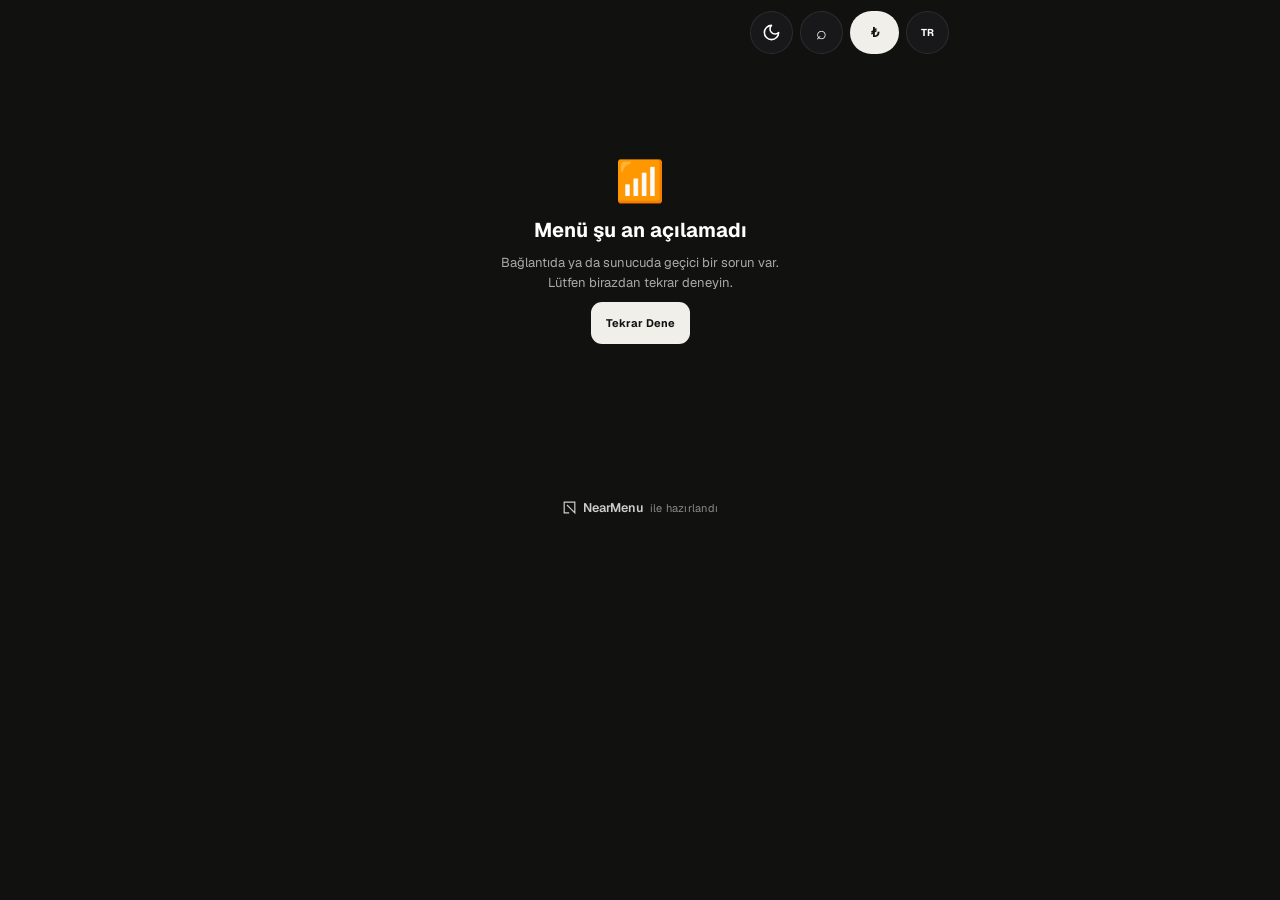
<file: menu/index.html>
<!DOCTYPE html>
<html lang="tr">
<head>
<meta charset="UTF-8">
<meta http-equiv="Content-Security-Policy" content="default-src 'self'; script-src 'self' https://static.cloudflareinsights.com; style-src 'self' 'unsafe-inline'; font-src 'self' data:; img-src 'self' https: data: blob:; media-src 'self' https: data: blob:; connect-src 'self' https://rfwgjzkewtjpdcvrhepg.supabase.co https://cloudflareinsights.com https://media.neardiji.com https://api.mymemory.translated.net; worker-src 'self' blob:; manifest-src 'self' blob:; object-src 'none'; base-uri 'self'; form-action 'self'; frame-src 'self'; upgrade-insecure-requests">
<meta name="referrer" content="strict-origin-when-cross-origin">
<link rel="icon" href="/favicon.ico" sizes="any">
<link rel="icon" type="image/png" sizes="32x32" href="/assets/icons/favicon-32.png">
<link rel="apple-touch-icon" href="/assets/icons/apple-touch-icon.png">
<link rel="manifest" href="/menu/manifest.webmanifest">
<meta name="apple-mobile-web-app-capable" content="yes">
<meta name="mobile-web-app-capable" content="yes">
<meta name="viewport" content="width=device-width,initial-scale=1,viewport-fit=cover">
<meta name="theme-color" content="#111110">
<meta name="description" content="Dijital QR menü — ürünler, fiyatlar ve etkinlikler.">
<meta property="og:title" content="Dijital Menü">
<meta property="og:description" content="Menümüzü inceleyin: ürünler, fiyatlar ve etkinlikler.">
<meta property="og:type" content="website">
<title>NearMenu Premium</title>
<link rel="stylesheet" href="/assets/fonts/fonts.css">
<link rel="stylesheet" href="/assets/giris.css">

<style>
*{box-sizing:border-box}
html,body{
 margin:0;padding:0;min-height:100%;
 background:#111110;color:#fff;
 font-family:-apple-system,BlinkMacSystemFont,"Segoe UI",Arial,sans-serif
}
body{min-height:100vh;overflow-x:hidden;font-size:13px}
button,input,textarea,select{font:inherit}
button{cursor:pointer}
a{text-decoration:none;color:inherit}

:root{
 /* NearDiji paleti — ana siteyle aynı */
 --pBg:#0F0F0E;--pBar:rgba(15,15,14,.94);--pSurface:#1A1A19;--pSurface2:#232321;--pField:#151514;
 --pLine:rgba(241,239,234,.09);--pLine2:rgba(241,239,234,.16);--pText:#F1EFEA;--pText2:#D3D0C9;--pMuted:#8D8B86;
 --pOverlay:rgba(0,0,0,.8);--onAccent:#111110;
 --accent:#d6a83d;
 --accent2:#f0c45a;
 --text:#fff;
 --muted:#8D8B86;
 --price:#f0c45a;
 --card:#1A1A19;
 --line:#2A2A28;
 --overlay:.55;
 --cardOpacity:.94;
 --cardRadius:20px;
 --titleSize:34px;
 --bodySize:13px;
 --logoSize:112px;
 --fontFamily:"Geist",-apple-system,BlinkMacSystemFont,"Segoe UI",Arial,sans-serif;
 --titleFont:"Instrument Serif",Georgia,serif
}

body{
 font-family:var(--fontFamily);
 color:var(--text);
 font-size:var(--bodySize)
}
html{scroll-behavior:smooth;background:#111110}

.background{
 position:fixed;inset:0;width:100%;height:100%;
 z-index:0;overflow:hidden;background:#111110;
 pointer-events:none
}
.background img,.background video{
 position:absolute;inset:0;width:100%;height:100%;
 object-fit:cover
}
.backgroundOverlay{
 position:absolute;inset:0;
 background:rgba(0,0,0,var(--overlay))
}

#app{position:relative;z-index:1;min-height:100vh;background:transparent}

@keyframes fadeIn{from{opacity:0}to{opacity:1}}
@keyframes pageIn{
 from{opacity:0;transform:translateY(10px)}
 to{opacity:1;transform:none}
}
@keyframes cardIn{
 from{opacity:0;transform:translateY(15px) scale(.985)}
 to{opacity:1;transform:none}
}
@keyframes drawerIn{
 from{transform:translateX(-100%)}to{transform:none}
}
@keyframes adminIn{
 from{transform:translateX(100%);opacity:.5}
 to{transform:none;opacity:1}
}
@keyframes modalUp{
 from{opacity:0;transform:translateY(100%)}
 to{opacity:1;transform:none}
}
@keyframes pulse{
 0%,100%{opacity:1}
 50%{opacity:.45}
}

#app.noAnim .pageContent,#app.noAnim .section,#app.noAnim .product,#app.noAnim .category,
#app.noAnim .feature,#app.noAnim .event,#app.noModalAnim .modal,#app.noModalAnim .modalOverlay{animation:none!important}
.pageContent{animation:pageIn .28s ease both}
.section{animation:pageIn .32s ease both}
.product,.category,.feature,.event{animation:cardIn .38s ease both}

button,input,textarea,select{
 transition:
 transform .18s ease,
 background .18s ease,
 border-color .18s ease,
 box-shadow .18s ease,
 color .18s ease
}
button:active{transform:scale(.97)}

.container{
 position:relative;z-index:2;width:100%;
 max-width:650px;margin:auto;
 padding:0 16px
}

.top{
 position:sticky;top:0;z-index:90;
 padding:11px 0;background:transparent
}

.topRow{
 display:flex;align-items:center;
 justify-content:flex-end;gap:10px
}
.topRight{
 display:flex;align-items:center;
 gap:7px;position:relative
}
.iconBtn{
 width:43px;height:43px;flex:0 0 43px;
 border:1px solid rgba(255,255,255,.09);
 border-radius:50%;
 background:rgba(25,25,27,.94);
 color:#fff;display:flex;
 align-items:center;justify-content:center;
 font-size:18px
}
.iconBtn:hover{
 background:#29292d;
 border-color:rgba(255,255,255,.18)
}
.currencyBtn{
 height:43px;min-width:49px;padding:0 15px;
 border:1px solid rgba(255,255,255,.07);
 border-radius:23px;background:var(--accent);
 color:var(--onAccent);font-weight:950
}
.languageBtn{font-size:10px;font-weight:900}

.searchBox{margin-top:9px}
.searchBox input{
 width:100%;padding:14px 16px;
 border-radius:15px;
 border:1px solid rgba(255,255,255,.08);
 background:#151517;color:#fff;outline:none
}
.searchBox input:focus{
 border-color:var(--accent);
 box-shadow:0 0 0 3px rgba(214,168,61,.1)
}

.quickPopup{
 position:absolute;right:0;top:51px;width:190px;
 padding:7px;border:1px solid rgba(255,255,255,.12);
 border-radius:17px;background:rgba(20,20,22,.98);
 box-shadow:0 25px 70px rgba(0,0,0,.7);
 backdrop-filter:blur(25px);z-index:500;
 animation:pageIn .18s ease
}
.quickPopup button{
 width:100%;min-height:43px;
 display:flex;align-items:center;
 justify-content:space-between;
 padding:10px 12px;margin:2px 0;
 border:0;border-radius:11px;
 background:transparent;color:#aaa;
 font-size:12px;font-weight:800
}
.quickPopup button:hover,
.quickPopup button.active{
 background:var(--accent);color:var(--onAccent)
}

.hero{
 text-align:center;padding:52px 0 34px;
 animation:pageIn .45s ease
}
.logo{
 width:var(--logoSize);height:var(--logoSize);
 margin:auto;display:flex;
 align-items:center;justify-content:center;
 border-radius:50%;border:1px solid var(--accent);
 background:
 radial-gradient(circle at 35% 25%,rgba(255,255,255,.07),transparent 42%),
 rgba(15,15,16,.94);
 color:var(--accent);font:42px Georgia,serif;
 box-shadow:
 0 0 0 7px rgba(214,168,61,.035),
 0 0 55px rgba(214,168,61,.15),
 inset 0 0 30px rgba(214,168,61,.035);
 overflow:hidden
}
.logo img{width:100%;height:100%;object-fit:cover;pointer-events:none;-webkit-user-drag:none}
#heroLogo{
 -webkit-user-select:none;user-select:none;
 -webkit-touch-callout:none;touch-action:manipulation;
 -webkit-tap-highlight-color:transparent;
 transition:transform 3s linear
}
#heroLogo.holding{transform:scale(.92)}
/* Çerçevesiz logo: şeffaf PNG kendi şeklinde, tema rengine göre hafif parıltı */
.logo.free{
 width:auto;max-width:min(80vw,calc(var(--logoSize) * 2.6));
 border:0;border-radius:0;background:none;box-shadow:none;overflow:visible
}
.logo.free img{
 width:auto;max-width:100%;height:100%;object-fit:contain;
 filter:drop-shadow(0 0 14px rgba(214,168,61,.3));
 filter:drop-shadow(0 0 14px color-mix(in srgb,var(--accent) 34%,transparent))
}
.heroContact{display:flex;justify-content:center;gap:8px;margin-top:14px}
.heroContactBtn{
 padding:8px 16px;border-radius:999px;
 border:1px solid rgba(214,168,61,.35);
 color:var(--accent);text-decoration:none;
 font-size:12px;font-weight:700;
 background:rgba(255,255,255,.03)
}
.welcome{
 margin-top:20px;color:var(--accent2);
 font-size:9px;font-weight:950;
 letter-spacing:.34em
}
.hero h1{
 margin:11px 0 8px;color:var(--text);
 font:700 var(--titleSize) var(--titleFont);
 line-height:1.05;letter-spacing:-.035em
}
.hero p{
 max-width:480px;margin:0 auto;color:var(--muted);
 font-size:var(--bodySize);line-height:1.65
}

.section{margin-top:34px}
.sectionHead{
 display:flex;align-items:center;
 justify-content:space-between;
 gap:10px;margin-bottom:15px
}
.sectionHead h2{
 margin:0;font-size:20px;letter-spacing:-.02em
}
.hint{color:#666;font-size:10px}

.horizontal{
 display:flex;gap:13px;overflow-x:auto;
 scrollbar-width:none;scroll-snap-type:x mandatory;
 padding:3px 0 7px
}
.horizontal::-webkit-scrollbar{display:none}

.feature,.event{
 position:relative;flex:0 0 88%;
 padding:0;border:1px solid rgba(255,255,255,.09);
 border-radius:24px;overflow:hidden;
 background:#111110;scroll-snap-align:start;
 color:#fff;
 box-shadow:
 0 20px 60px rgba(0,0,0,.38),
 inset 0 0 0 1px rgba(255,255,255,.02)
}
.feature{height:245px}
.event{height:210px}
.feature img,.feature video,
.event img,.event video{
 width:100%;height:100%;object-fit:cover;
 transition:transform .6s cubic-bezier(.2,.8,.2,1)
}
.feature:hover img,.feature:hover video,
.event:hover img,.event:hover video{
 transform:scale(1.045)
}
.featureShade,.eventShade{
 position:absolute;inset:0;
 background:
 linear-gradient(
 180deg,
 rgba(0,0,0,.02) 15%,
 rgba(0,0,0,.2) 40%,
 rgba(0,0,0,.94) 100%
 )
}
.featureText,.eventText{
 position:absolute;left:19px;right:19px;
 bottom:18px;text-align:left
}
.featureText strong{font-size:21px;letter-spacing:-.02em}
.featureText span{
 display:block;margin-top:7px;
 color:var(--price);font-weight:950;font-size:15px
}
.eventDate{
 position:absolute;top:13px;left:13px;
 padding:8px 11px;border:1px solid rgba(255,255,255,.08);
 border-radius:20px;background:rgba(0,0,0,.66);
 backdrop-filter:blur(10px);color:var(--accent2);
 font-size:10px
}
.eventText strong{font-size:19px}
.eventText span{
 display:block;margin-top:6px;
 color:#ccc;font-size:11px
}

.categories{
 display:grid;grid-template-columns:1fr 1fr;gap:13px
}
.category{
 position:relative;height:180px;padding:0;
 border:1px solid rgba(255,255,255,.09);
 border-radius:22px;overflow:hidden;
 background:#111110;color:#fff;
 box-shadow:
 0 16px 45px rgba(0,0,0,.28),
 inset 0 0 0 1px rgba(255,255,255,.02)
}
.category img{
 width:100%;height:100%;object-fit:cover;
 transition:transform .6s cubic-bezier(.2,.8,.2,1)
}
.category:hover img{transform:scale(1.055)}
.categoryShade{
 position:absolute;inset:0;
 background:
 linear-gradient(
 180deg,
 rgba(0,0,0,.03) 5%,
 rgba(0,0,0,.25) 35%,
 rgba(0,0,0,.95) 100%
 )
}
.categoryText{
 position:absolute;left:16px;right:16px;
 bottom:16px;text-align:left
}
.categoryText strong{
 display:block;font-size:18px;letter-spacing:-.025em
}
.categoryText span{
 display:block;color:#b4b4b4;
 font-size:10px;margin-top:5px
}

.categoryTitle{
 display:flex;align-items:center;
 justify-content:flex-start;gap:12px;
 margin-bottom:20px;padding-bottom:15px;
 border-bottom:1px solid rgba(255,255,255,.07)
}
.categoryTitle h2{
 flex:1;margin:0;font-size:22px!important;
 letter-spacing:-.035em
}
.backBtn{
 border:1px solid rgba(255,255,255,.08);
 background:
 linear-gradient(
 145deg,
 rgba(255,255,255,.07),
 rgba(255,255,255,.025)
 );
 color:#fff;padding:10px 13px;
 border-radius:12px;font-size:11px;font-weight:850
}

.products{
 display:flex;flex-direction:column;
 gap:13px;margin-top:0
}
.product{
 display:grid;grid-template-columns:126px 1fr;
 min-height:130px;overflow:hidden;
 border:1px solid rgba(255,255,255,.075);
 border-radius:var(--cardRadius);
 background:
 linear-gradient(
 145deg,
 rgba(30,30,32,var(--cardOpacity)),
 rgba(16,16,18,var(--cardOpacity))
 );
 cursor:pointer;
 box-shadow:
 0 14px 42px rgba(0,0,0,.24),
 0 1px 0 rgba(255,255,255,.025) inset
}
.product:hover{
 border-color:rgba(214,168,61,.2);
 transform:translateY(-1px)
}
.productImage{
 height:130px;background:#1c1c1e;
 overflow:hidden;position:relative
}
.productImage img,.productImage video{
 width:100%;height:100%;object-fit:cover
}
.productInfo{min-width:0;padding:15px 14px}
.productInfo h3{
 margin:0;color:var(--cardText);
 font-size:15px;font-weight:850;
 white-space:nowrap;overflow:hidden;text-overflow:ellipsis
}
.productInfo p{
 margin:6px 0;color:#929292;font-size:11px;
 line-height:1.48;display:-webkit-box;
 -webkit-line-clamp:2;-webkit-box-orient:vertical;
 overflow:hidden
}
.tags{display:flex;flex-wrap:wrap;gap:5px}
.tag{
 padding:4px 7px;border-radius:7px;
 background:#222225;color:#aaa;
 font-size:9px;border:1px solid rgba(255,255,255,.025)
}
.tag.sold{background:#7f1d1d;color:#fff}
.price{
 margin-top:8px;color:var(--price);
 font-weight:950;font-size:14px
}

.overlay{
 position:fixed;inset:0;z-index:100;
 background:rgba(0,0,0,.72);
 backdrop-filter:blur(6px)
}
.drawer{
 width:min(88%,390px);height:100%;overflow:auto;
 padding:20px;background:#101011;
 box-shadow:10px 0 50px #000;
 animation:drawerIn .25s cubic-bezier(.2,.8,.2,1)
}
.drawerHead{
 display:flex;align-items:center;
 justify-content:space-between
}
.drawerLogo{color:var(--accent);font:700 25px Georgia,serif}
.drawerSection{margin-top:25px}
.drawerLabel{
 color:#666;font-size:10px;
 letter-spacing:.15em;margin-bottom:8px
}
.drawerLink{
 display:block;width:100%;border:0;
 background:#18181a;color:#aaa;
 padding:13px;border-radius:10px;
 font-size:11px;text-align:left;margin-top:7px
}

.modalOverlay{
 position:fixed;inset:0;z-index:150;
 display:flex;align-items:flex-end;
 justify-content:center;
 background:rgba(0,0,0,.76);
 backdrop-filter:blur(7px)
}
.modal{
 width:min(100%,650px);max-height:92vh;
 overflow:auto;border-radius:27px 27px 0 0;
 background:#101011;box-shadow:0 -15px 60px rgba(0,0,0,.5);
 animation:modalUp .28s cubic-bezier(.2,.8,.2,1)
}
.modalImage{
 position:relative;height:310px;background:#18181a
}
.modalImage img,.modalImage video{
 width:100%;height:100%;object-fit:cover
}
.closeBtn{
 position:absolute;top:13px;right:13px;
 width:41px;height:41px;border:0;
 border-radius:50%;background:rgba(0,0,0,.72);
 color:#fff;font-size:23px
}
.modalBody{padding:21px}
.modalBody h2{margin:0;font-size:27px}
.modalBody p{
 color:#999;font-size:13px;line-height:1.65
}
.infoRow{
 display:flex;justify-content:space-between;
 gap:20px;padding:13px 0;
 border-bottom:1px solid #252527;font-size:12px
}
.modalPrice{
 margin-top:18px;color:var(--price);
 font-size:26px;font-weight:950
}

.adminOverlay{
 position:fixed;inset:0;z-index:250;
 background:var(--pOverlay);
 display:flex;justify-content:flex-end
}
.admin{
 width:min(100%,780px);height:100%;
 overflow-y:auto;overflow-x:hidden;
 overscroll-behavior:contain;
 -webkit-overflow-scrolling:touch;
 background:var(--pBg);
 animation:adminIn .28s cubic-bezier(.2,.8,.2,1)
}
.adminHeader{
 position:sticky;top:0;z-index:50;
 padding:18px 20px 14px;
 background:var(--pBar);
 border-bottom:1px solid var(--pLine);
 backdrop-filter:blur(24px)
}
.adminTop{
 display:flex;justify-content:space-between;
 align-items:center
}
.adminTitle{display:flex;align-items:center;gap:12px}
.adminTitleIcon{
 width:44px;height:44px;border-radius:13px;
 background:linear-gradient(135deg,var(--accent),var(--accent2));
 color:var(--onAccent);display:flex;
 align-items:center;justify-content:center;
 font-size:19px;font-weight:1000
}
.adminTitleText b{display:block;font-size:15px}
.adminTitleText span{
 display:block;margin-top:3px;color:var(--pMuted);
 font-size:9px;text-transform:uppercase;
 letter-spacing:.12em
}
.adminTabs{
 display:grid;grid-template-columns:repeat(4,1fr);
 gap:6px;margin-top:15px
}
.adminTabs button{
 padding:12px 4px;
 border:1px solid var(--pLine);
 border-radius:12px;background:var(--pSurface);
 color:var(--pMuted);font-size:11px;font-weight:850
}
.adminTabs button.active{
 background:color-mix(in srgb,var(--accent) 15%,transparent);
 border-color:color-mix(in srgb,var(--accent) 35%,transparent);
 color:var(--accent2)
}
.adminBody{padding:20px;padding-bottom:100px}
.adminSectionHeader{margin:4px 0 15px}
.adminSectionHeader h2{margin:0;font-size:24px}
.adminSectionHeader p{
 margin:5px 0 0;color:var(--pMuted);font-size:10px
}
.statsGrid{
 display:grid;grid-template-columns:repeat(2,1fr);
 gap:10px;margin-bottom:18px
}
.statCard{
 padding:15px;min-height:105px;
 border:1px solid var(--pLine);
 border-radius:17px;
 background:linear-gradient(
 145deg,rgba(255,255,255,.045),
  rgba(255,255,255,.012)
 )
}
.statIcon{
 width:34px;height:34px;border-radius:10px;
 display:flex;align-items:center;
 justify-content:center;
 background:color-mix(in srgb,var(--accent) 11%,transparent);
 color:var(--accent2);margin-bottom:12px
}
.statLabel{
 color:var(--pMuted);font-size:9px;text-transform:uppercase
}
.statValue{
 margin-top:5px;font-size:24px;font-weight:950
}
.statSub{margin-top:3px;color:var(--pMuted);font-size:9px}

.adminCard{
 padding:17px;margin-bottom:12px;
 border:1px solid var(--pLine);
 border-radius:17px;
 background:linear-gradient(
 145deg,rgba(255,255,255,.035),
  rgba(255,255,255,.012)
 )
}
.adminCardTitle{font-size:15px;font-weight:900}
.adminCardDescription{
 margin-top:4px;color:var(--pMuted);
 font-size:10px;line-height:1.5
}
.field{margin-top:13px}
.field label{
 display:block;margin-bottom:6px;
 color:var(--pMuted);font-size:10px;font-weight:700
}
.field input,.field textarea,.field select{
 width:100%;padding:13px;
 border:1px solid var(--pLine2);border-radius:11px;
 background:var(--pField);color:var(--pText);outline:none
}
.field textarea{min-height:88px;resize:vertical}
.row{display:flex;gap:9px}
.row>*{flex:1;min-width:0}

.adminButton{
 min-height:42px;border:1px solid var(--pLine);
 border-radius:11px;padding:10px 14px;
 background:var(--pField);color:var(--pText);
 font-size:11px;font-weight:850
}
.adminButton.gold{
 border-color:transparent;
 background:linear-gradient(135deg,var(--accent),var(--accent2));
 color:var(--onAccent)
}
.adminButton.danger{
 background:#3a1719;color:#ff9a9a;
 border-color:#572024
}
.full{width:100%}

.quickActions{
 display:grid;grid-template-columns:1fr 1fr;
 gap:9px;margin-bottom:18px
}
.quickAction{
 display:flex;align-items:center;gap:11px;
 padding:13px;border:1px solid var(--pLine);
 border-radius:14px;background:var(--pSurface);
 color:var(--pText2);text-align:left
}
.quickActionIcon{
 width:34px;height:34px;border-radius:10px;
 display:flex;align-items:center;
 justify-content:center;
 background:color-mix(in srgb,var(--accent) 8%,transparent);
 color:var(--accent2)
}

.adminBreadcrumb{
 display:flex;align-items:center;gap:8px;
 margin-bottom:15px;color:var(--pMuted);font-size:10px
}
.adminBreadcrumb button{
 border:0;background:transparent;color:var(--accent2)
}
.adminCategoryList,.adminProductList{
 display:flex;flex-direction:column;gap:9px
}
.adminCategoryItem,.adminProductItem{
 display:flex;align-items:center;gap:12px;
 padding:12px;width:100%;
 border:1px solid var(--pLine);
 border-radius:15px;background:var(--pField);
 color:var(--pText);text-align:left
}
.adminCategoryThumb,.adminProductThumb{
 width:58px;height:58px;flex:0 0 58px;
 border-radius:12px;overflow:hidden;background:var(--pSurface2)
}
.adminCategoryThumb img,.adminProductThumb img{
 width:100%;height:100%;object-fit:cover
}
.adminCategoryInfo,.adminProductInfo{
 flex:1;min-width:0
}
.adminCategoryInfo strong,.adminProductInfo strong{
 display:block;font-size:13px;
 white-space:nowrap;overflow:hidden;text-overflow:ellipsis
}
.adminCategoryInfo span,.adminProductInfo span{
 display:block;margin-top:4px;color:var(--pMuted);font-size:9px
}
.adminProductInfo span{color:var(--accent2)}
.adminArrow{
 width:28px;height:28px;border-radius:9px;
 display:flex;align-items:center;
 justify-content:center;
 background:var(--pSurface2);color:var(--pMuted);font-size:17px
}
.fileBox{display:flex;gap:7px}
.fileBtn{
 display:inline-flex;align-items:center;
 justify-content:center;gap:5px;flex:1;
 min-height:42px;padding:10px;
 border:1px solid var(--pLine2);border-radius:10px;
 background:var(--pField);color:var(--pText2);
 font-size:10px;font-weight:800;cursor:pointer
}
.preview{
 width:100%;max-height:200px;object-fit:cover;
 border-radius:12px;margin-top:9px;
 border:1px solid var(--pLine2)
}
.designGrid{
 display:grid;grid-template-columns:1fr 1fr;gap:9px
}
.designCard{
 padding:13px;border-radius:13px;
 background:var(--pSurface);
 border:1px solid var(--pLine)
}
.designCard h4{
 margin:0 0 10px;font-size:10px;color:var(--pText2)
}
.colorInput{
 width:100%;height:43px;padding:3px;
 border:1px solid var(--pLine2);
 border-radius:10px;background:var(--pField)
}
.presetRow{display:flex;flex-wrap:wrap;gap:8px}
.preset{
 width:38px;height:38px;border-radius:11px;
 border:2px solid transparent
}
.preset.neardiji{background:linear-gradient(135deg,#151514 0 50%,#F1EFEA 50% 100%)!important}
.preset.active{
 border-color:#fff;
 box-shadow:0 0 0 2px var(--accent)
}
.rangeRow{display:flex;align-items:center;gap:10px}
.rangeRow input{flex:1}
.rangeValue{
 width:48px;text-align:right;
 color:var(--accent2);font-size:10px
}
.toggle{
 display:flex;align-items:center;
 justify-content:space-between;
 padding:12px;margin:7px 0;
 border:1px solid var(--pLine);
 border-radius:11px;background:var(--pSurface);
 color:var(--pText2);font-size:11px
}
.toggle input{
 width:18px;height:18px;
 accent-color:var(--accent)
}
.simpleProductHero{
 padding:16px;margin-bottom:12px;
 border:1px solid color-mix(in srgb,var(--accent) 18%,transparent);
 border-radius:16px;
 background:linear-gradient(
 135deg,color-mix(in srgb,var(--accent) 10%,transparent),
 rgba(255,255,255,.015)
 )
}
.simpleProductHero strong{
 display:block;font-size:16px
}
.simpleProductHero span{
 display:block;margin-top:5px;color:var(--pMuted);
 font-size:10px;line-height:1.5
}
.advancedButton{
 width:100%;padding:13px;
 border:1px solid var(--pLine2);border-radius:11px;
 background:var(--pField);color:var(--pText2);
 font-size:11px;font-weight:850
}
.saveBar{
 position:sticky;bottom:0;z-index:60;
 padding:12px 20px;
 background:var(--pBar);
 border-top:1px solid var(--pLine);
 backdrop-filter:blur(20px)
}
.saveBar button{width:100%;min-height:47px}

.adminLoginOverlay{
 position:fixed;inset:0;z-index:500;
 display:flex;align-items:center;
 justify-content:center;padding:20px;
 background:var(--pOverlay);
 backdrop-filter:blur(14px)
}
.adminLogin{
 width:min(100%,390px);padding:27px;
 border:1px solid var(--pLine);
 border-radius:23px;background:var(--pBg);
 box-shadow:0 30px 90px #000
}
.adminLoginLogo{
 width:68px;height:68px;margin:0 auto 18px;
 display:flex;align-items:center;
 justify-content:center;
 border:1px solid var(--accent);
 border-radius:50%;color:var(--accent);
 font:30px Georgia,serif
}
.adminLogin h2{margin:0;text-align:center;font-size:22px}
.adminLogin p{
 margin:7px 0 21px;text-align:center;
 color:var(--pMuted);font-size:10px
}
.adminPassword{
 width:100%;padding:15px;
 border:1px solid var(--pLine2);border-radius:12px;
 background:var(--pField);color:var(--pText);outline:none;
 text-align:center;letter-spacing:.18em
}
.adminLoginButton{
 width:100%;margin-top:10px;padding:14px;
 border:0;border-radius:12px;
 background:linear-gradient(135deg,var(--accent),var(--accent2));
 color:var(--onAccent);font-weight:950
}
.loginError{
 display:none;margin-top:10px;padding:9px;
 border-radius:9px;background:#3a1717;
 color:#ff8d8d;text-align:center;font-size:10px
}
.empty{padding:30px 10px;text-align:center;color:var(--pMuted)}
.footer{
 margin-top:20px;padding:35px 0 45px;
 text-align:center;color:var(--pMuted);font-size:10px
}
.help{margin-top:8px;color:var(--pMuted);font-size:9px}

/* =========================================================
   AÇIK MOD (müşteri menüsü). Paneller koyu kalır.
========================================================= */
html[data-mode="light"]{color-scheme:light;background:#EBE9E5;
 --pBg:#EBE9E5;--pBar:rgba(235,233,229,.94);--pSurface:#F5F3EF;--pSurface2:#E2DFDA;--pField:#FFFFFF;
 --pLine:rgba(21,21,20,.09);--pLine2:rgba(21,21,20,.16);--pText:#151514;--pText2:#3A3935;--pMuted:#6E6C67;
 --pOverlay:rgba(20,19,18,.42)}
html[data-mode="light"] .adminLoginOverlay,html[data-mode="light"] .lg-container{
 --login-box-color:#F5F3EF;--input-color:#E7E4DF;--button-color:#151514;--footer-color:rgba(21,21,20,.58)}
html[data-mode="light"] .lg-box{box-shadow:0 20px 50px -20px rgba(0,0,0,.25),0 0 0 1px rgba(21,21,20,.08)}
html[data-mode="light"] .lg-box::before{background:conic-gradient(from 45deg,transparent 75%,#151514,transparent 100%)}
html[data-mode="light"] .lg-form{box-shadow:inset 0 40px 60px -8px rgba(255,255,255,.6)}
html[data-mode="light"] .lg-logo{border-color:#151514;background:linear-gradient(135deg,rgba(255,255,255,.7),rgba(0,0,0,.05));box-shadow:none}
html[data-mode="light"] .lg-logo svg,html[data-mode="light"] .lg-logo *{border-color:#151514;stroke:#151514}
html[data-mode="light"] .lg-header{color:#151514}
html[data-mode="light"] .lg-input{color:#151514}
html[data-mode="light"] .lg-input::placeholder{color:rgba(21,21,20,.45)}
html[data-mode="light"] .lg-input:focus{border-color:#151514}
html[data-mode="light"] .lg-button{color:#F1EFEA;box-shadow:none}
html[data-mode="light"] .lg-button:hover{background:#2a2a28}
html[data-mode="light"] .lg-link:hover,html[data-mode="light"] .lg-link:focus-visible{color:#151514}
html[data-mode="light"] .lg-close{background:rgba(21,21,20,.07);color:#3A3935}
html[data-mode="light"] body{background:#EBE9E5}
html[data-mode="light"] .background{background-color:#EBE9E5!important}
html[data-mode="light"] .backgroundOverlay{background:rgba(245,242,236,calc(var(--overlay) + .25))}

html[data-mode="light"] .iconBtn{
 background:rgba(255,255,255,.92);border-color:rgba(0,0,0,.08);color:#151514;
 box-shadow:0 4px 14px rgba(0,0,0,.06)
}
html[data-mode="light"] .iconBtn:hover{background:#E2DFDA;border-color:rgba(0,0,0,.14)}
html[data-mode="light"] .searchBox input{background:#F5F3EF;color:#151514;border-color:rgba(0,0,0,.1)}
html[data-mode="light"] .searchBox input::placeholder{color:#9a958c}
html[data-mode="light"] .quickPopup{
 background:rgba(255,255,255,.98);border-color:rgba(0,0,0,.08);
 box-shadow:0 20px 50px rgba(0,0,0,.14)
}
html[data-mode="light"] .quickPopup button{color:#5f5b54}
html[data-mode="light"] .quickPopup button:hover,
html[data-mode="light"] .quickPopup button.active{color:#111}

html[data-mode="light"] .logo{
 background:radial-gradient(circle at 35% 25%,rgba(255,255,255,.9),transparent 42%),#fff;
 color:var(--accentInk);
 box-shadow:0 0 0 7px rgba(0,0,0,.025),0 12px 40px rgba(0,0,0,.08)
}
html[data-mode="light"] .logo.free{background:none;box-shadow:none}
html[data-mode="light"] .logo.free img{
 filter:drop-shadow(0 6px 14px rgba(0,0,0,.12));
 filter:drop-shadow(0 6px 16px color-mix(in srgb,var(--accentInk) 22%,transparent))
}
html[data-mode="light"] .heroContactBtn{background:#F5F3EF;color:var(--accentInk);border-color:rgba(0,0,0,.1)}
html[data-mode="light"] .welcome{color:var(--accentInk)}
html[data-mode="light"] .hint,
html[data-mode="light"] .empty,
html[data-mode="light"] .footer{color:#8a867e}

html[data-mode="light"] .feature,
html[data-mode="light"] .event,
html[data-mode="light"] .category{
 background:#e9e4dc;border-color:rgba(0,0,0,.06);
 box-shadow:0 12px 30px rgba(0,0,0,.1)
}
/* görsel üstündeki fiyat ve tarih: koyu katman üzerinde her modda okunur */
html[data-mode] .featureText span{color:var(--overPrice,var(--price))}
html[data-mode] .eventDate{color:var(--overPrice,var(--accent2))}
html[data-mode="light"] .syncStatus:not(.saving):not(.error){background:rgba(46,125,50,.12);color:#2e7d32!important}
html[data-mode="light"] .syncStatus.error{color:#c62828!important}

html[data-mode="light"] .categoryTitle{border-bottom-color:rgba(0,0,0,.08)}
html[data-mode="light"] .backBtn{background:#F5F3EF;color:#151514;border-color:rgba(0,0,0,.1)}

html[data-mode="light"] .product{
 background:linear-gradient(145deg,rgba(255,255,255,var(--cardOpacity)),rgba(250,248,244,var(--cardOpacity)));
 border-color:rgba(0,0,0,.06);
 box-shadow:0 10px 28px rgba(0,0,0,.06)
}
html[data-mode="light"] .product:hover{border-color:rgba(0,0,0,.14)}
html[data-mode="light"] .productImage{background:#E2DFDA}
html[data-mode="light"] .productInfo p{color:#77736b}
html[data-mode="light"] .tag{background:#E4E1DC;color:#6E6C67;border-color:rgba(0,0,0,.04)}
html[data-mode="light"] .tag.sold{background:#b91c1c;color:#fff}

html[data-mode="light"] .modalOverlay{background:rgba(20,18,15,.45)}
html[data-mode="light"] .modal{background:#F5F3EF;box-shadow:0 -15px 60px rgba(0,0,0,.18)}
html[data-mode="light"] .modalImage{background:#E2DFDA}
html[data-mode="light"] .modalBody p{color:#6E6C67}
html[data-mode="light"] .infoRow{border-bottom-color:#E2DFDA}
html[data-mode="light"] .modal .adminButton:not(.gold){background:#E4E1DC;color:#151514;border-color:rgba(0,0,0,.08)}

html[data-mode="light"] .cloudState{color:#6E6C67}
html[data-mode="light"] .cloudState h2{color:#151514}
html[data-mode="light"] .cloudSpinner{border-color:rgba(0,0,0,.1);border-top-color:var(--accent)}
html[data-mode="light"] .orbital-loader{filter:invert(1) hue-rotate(180deg) brightness(.6)}

/* Paneller: sitenin paletini izler (açık / koyu) */
.adminOverlay,.adminLoginOverlay{
 --text:var(--pText);--cardText:var(--pText);--muted:var(--pMuted);--price:var(--accentInk);
 color:var(--pText)
}

/* ---------- Tema düğmesi (Magic UI Animated Theme Toggler, kare) ---------- */
.themeToggle{position:relative;overflow:hidden}
.themeToggle svg{width:19px;height:19px;transition:transform .5s cubic-bezier(.2,.8,.2,1),opacity .3s}
.themeToggle .icoSun{position:absolute;opacity:0;transform:rotate(-90deg) scale(.4)}
.themeToggle .icoMoon{opacity:1;transform:none}
html[data-mode="light"] .themeToggle .icoSun{opacity:1;transform:none}
html[data-mode="light"] .themeToggle .icoMoon{opacity:0;transform:rotate(90deg) scale(.4)}
::view-transition-old(root),::view-transition-new(root){animation:none;mix-blend-mode:normal}

.hidden{display:none!important}

.heroHidden{display:none!important}

.cloudState{
 display:flex;flex-direction:column;align-items:center;gap:10px;
 padding:90px 20px;text-align:center;color:#aaa
}
.cloudState h2{margin:0;color:#fff;font-size:20px}
.cloudState p{margin:0;font-size:13px;max-width:300px;line-height:1.5}
.cloudStateIcon{font-size:40px}
.cloudSpinner{
 width:34px;height:34px;border-radius:50%;
 border:3px solid rgba(255,255,255,.12);border-top-color:var(--accent);
 animation:cloudSpin .8s linear infinite
}
@keyframes cloudSpin{to{transform:rotate(360deg)}}
@media (prefers-reduced-motion:reduce){.cloudSpinner{animation-duration:2.4s}}

.loginInput{margin-top:9px;letter-spacing:normal;text-align:left;font-size:15px}
.adminLogin{position:relative}
.loginClose{
 position:absolute;top:10px;right:10px;width:34px;height:34px;
 border:0;border-radius:50%;background:#1d1d20;color:var(--pText2);font-size:18px
}
.loginLink{
 display:block;margin:12px auto 0;border:0;background:transparent;
 color:var(--accent2);font-size:12px;text-decoration:underline
}
.syncStatus{
 display:inline-block!important;margin-top:4px!important;
 padding:2px 8px;border-radius:999px;
 font-size:9px!important;letter-spacing:.04em!important;text-transform:none!important;
 background:rgba(67,160,71,.15);color:#7bd88f!important
}
.syncStatus.saving{background:color-mix(in srgb,var(--accent) 15%,transparent);color:var(--accent2)!important}
.syncStatus.error{background:rgba(229,57,53,.15);color:#ff8d8d!important}

img.imgBroken{opacity:0}

#nearToast{
 position:fixed;left:50%;top:calc(14px + env(safe-area-inset-top));z-index:1000;
 transform:translate(-50%,-20px);opacity:0;pointer-events:none;
 max-width:calc(100% - 32px);
 padding:12px 18px;border-radius:14px;
 background:rgba(20,20,22,.96);color:#fff;
 border:1px solid rgba(214,168,61,.4);
 font-size:12px;font-weight:700;text-align:center;
 box-shadow:0 10px 30px rgba(0,0,0,.45);
 transition:opacity .25s,transform .25s
}
#nearToast.show{opacity:1;transform:translate(-50%,0)}

.adminRow{display:flex;gap:6px;align-items:stretch}
.adminRow>.adminCategoryItem,
.adminRow>.adminProductItem{flex:1;min-width:0}
.dragHandle{
 flex:0 0 30px;display:flex;align-items:center;justify-content:center;
 border-radius:10px;background:var(--pField);color:var(--pMuted);
 font-size:14px;letter-spacing:-2px;cursor:grab;
 touch-action:none;user-select:none;-webkit-user-select:none
}
.adminRow.dragging{
 position:relative;z-index:50;opacity:.95;
 box-shadow:0 12px 30px rgba(0,0,0,.6);
 transition:none
}
.adminRow.dragging .adminProductItem,
.adminRow.dragging .adminCategoryItem{border-color:var(--accent)}
.adminRow.dragging .dragHandle{background:var(--accent);color:var(--onAccent);cursor:grabbing}
body.isDragging{user-select:none;-webkit-user-select:none}

.quickPrice{
 flex:0 0 86px;display:flex;align-items:center;gap:4px;
 padding:0 8px;border:1px solid var(--pLine);
 border-radius:12px;background:var(--pField)
}
.quickPrice input{
 width:100%;min-width:0;border:0;background:transparent;
 color:var(--accent2);font-size:14px;font-weight:800;
 text-align:right;outline:none;padding:0
}
.quickPrice span{color:var(--pMuted);font-size:12px}
.quickPrice:focus-within{border-color:var(--accent)}
.quickPrice.saved{border-color:#43a047}

.adminSearch{
 display:flex;align-items:center;gap:8px;
 margin-bottom:14px;padding:0 12px;
 border:1px solid var(--pLine);border-radius:14px;
 background:var(--pField)
}
.adminSearch:focus-within{border-color:var(--accent)}
.adminSearch span{color:var(--pMuted);font-size:16px}
.adminSearch input{
 flex:1;min-width:0;height:46px;border:0;background:transparent;
 color:var(--pText);font-size:14px;outline:none
}
.adminSearch button{
 border:0;background:#222;color:var(--pText2);
 width:26px;height:26px;border-radius:50%;font-size:15px
}

.bulkGrid{display:grid;grid-template-columns:1fr 1fr;gap:8px}

.segmented{display:grid;grid-auto-flow:column;grid-auto-columns:1fr;gap:6px}
.segmented button{
 min-height:42px;border:1px solid var(--pLine);border-radius:11px;
 background:var(--pSurface);color:var(--pMuted);font-size:12px;font-weight:800
}
.segmented button.active{
 background:color-mix(in srgb,var(--accent) 15%,transparent);border-color:var(--accent);color:var(--accent2)
}
.pdfTemplates{display:grid;grid-template-columns:1fr 1fr;gap:8px;margin-top:12px}
.pdfTpl{
 display:flex;flex-direction:column;align-items:flex-start;gap:5px;
 padding:10px;border:1px solid var(--pLine);border-radius:13px;
 background:var(--pSurface);color:var(--pText2);text-align:left
}
.pdfTpl.active{border-color:var(--accent);background:color-mix(in srgb,var(--accent) 10%,transparent)}
.pdfTpl strong{font-size:12px}
.pdfTpl small{color:var(--pMuted);font-size:9px;line-height:1.35}
.pdfTplSwatch{
 width:100%;height:46px;border-radius:8px;border:1px solid;
 display:flex;flex-direction:column;justify-content:center;gap:4px;padding:0 10px
}
.pdfTplSwatch i{display:block;height:4px;border-radius:2px}
.pdfTplSwatch i:nth-child(2){width:70%}
.pdfTplSwatch i:nth-child(3){width:45%}
.pdfCats{display:grid;grid-template-columns:1fr 1fr;gap:6px;margin-top:10px}
.pdfCat{
 display:flex;align-items:center;gap:8px;padding:9px 10px;
 border:1px solid var(--pLine);border-radius:10px;
 background:var(--pSurface);color:var(--pText2);font-size:11px
}
.pdfCat input{accent-color:var(--accent)}
.pdfPreview{display:flex;flex-direction:column;gap:10px;margin-top:12px}
.pdfPreviewPage{
 width:100%;height:auto;border-radius:4px;
 box-shadow:0 6px 20px rgba(0,0,0,.5);background:#fff
}
.bulkPreview{
 margin-top:12px;padding:11px 12px;border-radius:11px;
 background:var(--pField);border:1px dashed rgba(255,255,255,.12);
 color:var(--pText2);font-size:11px;line-height:1.6
}
.bulkPreview b{color:var(--accent2)}

.adminWarning{
 margin-bottom:14px;padding:12px 14px;border-radius:12px;
 background:color-mix(in srgb,var(--accent) 10%,transparent);
 border:1px solid color-mix(in srgb,var(--accent) 30%,transparent);
 color:#f0c45a;font-size:11px;line-height:1.5
}

.eventActions{display:flex;flex-direction:column;gap:8px;margin-top:18px}
a.adminButton{
 display:flex;align-items:center;justify-content:center;
 text-decoration:none
}
.adminButton:disabled{opacity:.6}
.event{cursor:pointer}

@media(max-width:600px){
 .admin{width:100%}
 .adminBody{padding:16px;padding-bottom:100px}
 .adminHeader{padding:14px 16px}
 .saveBar{padding:11px 16px}
}
@media(max-width:430px){
 .product{grid-template-columns:105px 1fr}
 .productImage{height:118px}
}
@media(max-width:390px){
 .categories{grid-template-columns:1fr}
 .designGrid{grid-template-columns:1fr}
 .row{flex-direction:column;gap:0}
 .quickActions{grid-template-columns:1fr}
}
[dir="rtl"] .featureText,
[dir="rtl"] .eventText,
[dir="rtl"] .categoryText,
[dir="rtl"] .productInfo{text-align:right}
[dir="rtl"] .quickPopup{right:auto;left:0}

/* ===== Giriş kartı (Uiverse.io by Priyanshu02020, menu21 için uyarlandı) ===== */
.lg-container{
 --form-width:315px;
 --login-box-color:#272727;
 --input-color:#3a3a3a;
 --button-color:#373737;
 --footer-color:rgba(255,255,255,.5);
 display:flex;justify-content:center;align-items:center;
 position:relative;overflow:hidden;
 background:var(--login-box-color);
 border-radius:24px;
 width:min(calc(var(--form-width) + 2px),100%);
 padding:1px;
 z-index:8;
 box-shadow:
  0 4px 8px rgba(0,0,0,.2),
  0 8px 16px rgba(0,0,0,.2),
  0 0 8px rgba(255,255,255,.1),
  0 0 16px rgba(255,255,255,.08);
}
.lg-container::before{
 content:"";
 position:absolute;left:50%;top:50%;
 width:200%;aspect-ratio:1;
 z-index:-2;
 background:conic-gradient(from 45deg,transparent 75%,#fff,transparent 100%);
 transform:translate(-50%,-50%) rotate(0deg);
 animation:lgSpin 4s ease-in-out infinite;
}
@keyframes lgSpin{
 100%{transform:translate(-50%,-50%) rotate(360deg)}
}
.lg-box{
 position:relative;z-index:10;
 width:100%;
 background:var(--login-box-color);
 border-radius:23px;
 padding:28px;
 backdrop-filter:blur(15px);
 -webkit-backdrop-filter:blur(15px);
 box-shadow:
  inset 0 40px 60px -8px rgba(255,255,255,.12),
  inset 4px 0 12px -6px rgba(255,255,255,.12),
  inset 0 0 12px -4px rgba(255,255,255,.12);
}
.lg-form{
 display:flex;justify-content:center;align-items:center;
 flex-direction:column;gap:10px;
}
.lg-logo{
 width:65px;height:65px;flex:0 0 65px;
 background:linear-gradient(135deg,rgba(255,255,255,.2),rgba(0,0,0,.2));
 box-shadow:8px 8px 16px rgba(0,0,0,.2),-8px -8px 16px rgba(255,255,255,.06);
 border-radius:20px;border:2px solid #fff;
 display:flex;justify-content:center;align-items:center;
 position:relative;
}
.lg-logo::before{
 content:"";position:absolute;bottom:10px;width:50%;height:20%;
 border-top-left-radius:40px;border-top-right-radius:40px;
 border-bottom-right-radius:20px;border-bottom-left-radius:20px;
 border:2.5px solid #fff;
}
.lg-logo::after{
 content:"";position:absolute;top:10px;width:30%;height:30%;
 border-radius:50%;border:2.5px solid #fff;
}
.lg-header{
 width:100%;text-align:center;font-size:24px;font-weight:bold;
 padding:6px;color:#fff;margin:0;line-height:1.25
}
.lg-sub{
 width:100%;margin:-4px 0 4px;text-align:center;
 color:var(--footer-color);font-size:12.5px;line-height:1.45
}
.lg-input{
 width:100%;padding:10px 12px;min-height:42px;
 border:1px solid transparent;border-radius:12px;
 background:var(--input-color);color:#fff;
 outline:none;font-size:16px;
}
.lg-input::placeholder{color:rgba(255,255,255,.45)}
.lg-input:focus{border:1px solid #fff}
.lg-button{
 width:100%;height:42px;border:none;border-radius:20px;
 font-size:14px;font-weight:600;cursor:pointer;
 display:grid;place-content:center;
 background:var(--button-color);color:#fff;
 transition:.3s;
 box-shadow:
  inset 0 3px 6px -4px rgba(255,255,255,.6),
  inset 0 -3px 6px -2px rgba(0,0,0,.8);
}
.lg-button.sign-in{margin-top:5px}
.lg-button:hover{
 background:rgba(255,255,255,.25);
 box-shadow:
  inset 0 3px 6px rgba(255,255,255,.6),
  inset 0 -3px 6px rgba(0,0,0,.8),
  0 0 8px rgba(255,255,255,.05);
}
.lg-button:disabled{opacity:.6;cursor:default}
.lg-footer{
 width:100%;margin:4px 0 0;text-align:left;
 color:var(--footer-color);font-size:12px;line-height:1.6
}
.lg-link{
 position:relative;padding:0;border:0;background:none;
 color:var(--footer-color);font-weight:600;font-size:12px;
 text-decoration:none;cursor:pointer;transition:color .3s ease
}
.lg-link::after{
 content:"";position:absolute;left:0;bottom:-2px;width:0;
 border-radius:6px;height:1px;background:currentColor;transition:width .3s ease
}
.lg-link:hover,.lg-link:focus-visible{color:#fff}
.lg-link:hover::after,.lg-link:focus-visible::after{width:100%}
.lg-close{
 position:absolute;top:12px;right:12px;z-index:12;
 width:32px;height:32px;border:0;border-radius:50%;
 background:rgba(255,255,255,.08);color:#ddd;font-size:18px;cursor:pointer
}
.lg-error{
 display:none;width:100%;padding:9px 11px;border-radius:10px;
 background:rgba(255,80,80,.14);color:#ff9d9d;font-size:12px;text-align:center
}
.lg-loader{margin:6px auto 0}
@media (prefers-reduced-motion:reduce){.lg-container::before{animation-duration:16s}}

/* ===== Yükleme animasyonu ===== */
/* From Uiverse.io by r0n-dev */ 
.orbital-loader {
  position: relative;
  width: 140px;
  height: 140px;
  margin: auto;
  display: flex;
  align-items: center;
  justify-content: center;
  background: transparent;
  perspective: 800px;
  transform-style: preserve-3d;
  box-sizing: border-box;
}

.orbital-loader *,
.orbital-loader *::before,
.orbital-loader *::after {
  box-sizing: border-box;
  transform-style: preserve-3d;
}

.core-system {
  position: absolute;
  width: 10px;
  height: 10px;
  display: flex;
  align-items: center;
  justify-content: center;
  animation: coreMasterCycle 22s cubic-bezier(0.4, 0, 0.2, 1) infinite;
}

.core-micro-center {
  position: absolute;
  width: 3px;
  height: 3px;
  background-color: #ffffff;
  border-radius: 50%;
  box-shadow: 0 0 6px 1px rgba(255, 255, 255, 0.9);
  animation: corePulse 3.73s ease-in-out infinite alternate;
}

.core-inner-glow {
  position: absolute;
  width: 8px;
  height: 8px;
  border-radius: 50%;
  background: radial-gradient(
    circle,
    rgba(200, 235, 255, 0.9) 0%,
    rgba(255, 255, 255, 0) 70%
  );
  animation: coreBreathe 2.41s ease-in-out infinite alternate;
}

.core-thin-ring {
  position: absolute;
  width: 14px;
  height: 14px;
  border: 1px solid rgba(255, 255, 255, 0.6);
  border-radius: 50%;
  animation: coreRingRotate 4.12s linear infinite;
}

.core-secondary-ring {
  position: absolute;
  width: 22px;
  height: 22px;
  border: 1px dashed rgba(180, 220, 255, 0.35);
  border-radius: 50%;
  animation: coreRingRotateReverse 6.28s linear infinite;
}

.core-outer-ring {
  position: absolute;
  width: 32px;
  height: 32px;
  border: 1px solid rgba(255, 255, 255, 0.15);
  border-top-color: rgba(255, 255, 255, 0.5);
  border-radius: 50%;
  animation: coreRingRotate 9.14s linear infinite;
}

.core-halo {
  position: absolute;
  width: 44px;
  height: 44px;
  border-radius: 50%;
  background: radial-gradient(
    circle,
    rgba(160, 215, 255, 0.12) 0%,
    rgba(255, 255, 255, 0) 75%
  );
  animation: coreFluctuate 5.18s ease-in-out infinite alternate;
}

.pulse-system {
  position: absolute;
  width: 100%;
  height: 100%;
  pointer-events: none;
  display: flex;
  align-items: center;
  justify-content: center;
}

.pulse-ring {
  position: absolute;
  border-radius: 50%;
  border: 1px solid rgba(210, 240, 255, 0.8);
  opacity: 0;
  width: 4px;
  height: 4px;
}

.pulse-ring-1 {
  animation: shockwavePulse 22s cubic-bezier(0.1, 0.8, 0.3, 1) infinite;
}

.pulse-ring-2 {
  animation: shockwavePulse 22s cubic-bezier(0.1, 0.8, 0.3, 1) infinite 0.18s;
}

.pulse-ring-3 {
  animation: shockwavePulse 22s cubic-bezier(0.1, 0.8, 0.3, 1) infinite 0.36s;
}

.orbit-system {
  position: absolute;
  display: flex;
  align-items: center;
  justify-content: center;
  border-radius: 50%;
}

.orbit-path {
  position: absolute;
  width: 100%;
  height: 100%;
  border-radius: 50%;
  pointer-events: none;
}

.orbit-object-wrapper {
  position: absolute;
  width: 100%;
  height: 100%;
  border-radius: 50%;
}

.orbit-object {
  position: absolute;
  top: 50%;
  left: 100%;
  transform: translate(-50%, -50%);
}

.orbit-1 {
  width: 90px;
  height: 90px;
  transform: rotateX(68deg) rotateY(12deg) rotateZ(0deg);
  animation: orbitMaster1 22s ease-in-out infinite;
}

.orbit-1 .orbit-path {
  border: 1px solid rgba(255, 255, 255, 0.22);
  background: radial-gradient(
    circle,
    transparent 60%,
    rgba(255, 255, 255, 0.03) 100%
  );
}

.orbit-1 .orbit-object-wrapper {
  animation: spinClockwise 3.73s linear infinite;
}

.orbit-1 .obj-circle {
  width: 4px;
  height: 4px;
  background-color: #ffffff;
  border-radius: 50%;
  box-shadow: 0 0 5px #ffffff;
}

.orbit-1 .object-trail {
  position: absolute;
  top: 50%;
  left: 100%;
  width: 18px;
  height: 1px;
  background: linear-gradient(90deg, rgba(255, 255, 255, 0.4), transparent);
  transform-origin: left center;
  transform: translateY(-50%) rotate(180deg);
}

.orbit-2 {
  width: 114px;
  height: 114px;
  transform: rotateX(58deg) rotateY(-28deg) rotateZ(25deg);
  animation: orbitMaster2 22s ease-in-out infinite;
}

.orbit-2 .orbit-path {
  border: 1px solid rgba(220, 230, 240, 0.14);
  mask: radial-gradient(circle, transparent 50%, #000 100%),
    conic-gradient(from 0deg, #000 0deg, transparent 270deg, #000 360deg);
  -webkit-mask: conic-gradient(
    from 45deg,
    rgba(0, 0, 0, 0.8) 0deg,
    transparent 180deg,
    rgba(0, 0, 0, 0.8) 360deg
  );
}

.orbit-2 .orbit-object-wrapper {
  animation: spinCounterClockwise 5.18s linear infinite;
}

.orbit-2 .obj-ring {
  width: 5px;
  height: 5px;
  border: 1px solid rgba(255, 255, 255, 0.9);
  border-radius: 50%;
  animation: keepUpright2 5.18s linear infinite;
}

.orbit-3 {
  width: 54px;
  height: 54px;
  transform: rotateX(76deg) rotateY(38deg) rotateZ(-15deg);
  animation: orbitMaster3 22s ease-in-out infinite;
}

.orbit-3 .orbit-path {
  border: 1px dashed rgba(255, 255, 255, 0.28);
}

.orbit-3 .orbit-object-wrapper {
  animation: spinClockwise 2.31s linear infinite;
}

.orbit-3 .obj-bright-point {
  width: 3px;
  height: 3px;
  background-color: #e0f2ff;
  border-radius: 50%;
  box-shadow: 0 0 6px 1px #a6daff;
}

.orbit-4 {
  width: 132px;
  height: 132px;
  transform: rotateX(42deg) rotateY(-52deg) rotateZ(40deg);
  animation: orbitMaster4 22s ease-in-out infinite;
}

.orbit-4 .orbit-path {
  border: 1px solid rgba(255, 255, 255, 0.08);
}

.orbit-4 .orbit-object-wrapper {
  animation: spinCounterClockwise 9.26s linear infinite;
}

.orbit-4 .obj-diamond {
  width: 4px;
  height: 4px;
  background-color: rgba(230, 240, 255, 0.85);
  transform: translate(-50%, -50%) rotate(45deg);
  box-shadow: 0 0 3px rgba(255, 255, 255, 0.5);
}

.orbit-5 {
  width: 102px;
  height: 102px;
  transform: rotateX(62deg) rotateY(65deg) rotateZ(-45deg);
  animation: orbitMaster5 22s ease-in-out infinite;
}

.orbit-5 .orbit-path {
  border: 1px solid rgba(255, 255, 255, 0.12);
  border-left-color: rgba(255, 255, 255, 0.35);
}

.orbit-5 .orbit-object-wrapper {
  animation: spinCounterClockwise 7.87s linear infinite;
}

.orbit-5 .obj-line {
  width: 6px;
  height: 1px;
  background-color: #ffffff;
  box-shadow: 0 0 4px rgba(255, 255, 255, 0.8);
  animation: selfRotate 3.1s linear infinite;
}

.orbit-6 {
  width: 122px;
  height: 122px;
  transform: rotateX(84deg) rotateY(-78deg) rotateZ(10deg);
  animation: orbitMaster6 22s ease-in-out infinite;
}

.orbit-6 .orbit-path {
  border: 1px solid rgba(200, 210, 225, 0.06);
  border-top: 1px solid rgba(255, 255, 255, 0.25);
}

.orbit-6 .orbit-object-wrapper {
  animation: spinClockwise 11.13s linear infinite;
}

.orbit-6 .obj-square {
  width: 3px;
  height: 3px;
  background-color: rgba(210, 235, 255, 0.9);
  animation: keepUpright6 11.13s linear infinite;
}

.orbit-7 {
  width: 138px;
  height: 120px;
  transform: rotateX(48deg) rotateY(22deg) rotateZ(-65deg) skewX(8deg);
  animation: orbitMaster7 22s ease-in-out infinite;
}

.orbit-7 .orbit-path {
  border: 1px solid rgba(255, 255, 255, 0.1);
  border-style: double;
}

.orbit-7 .orbit-object-wrapper {
  animation: spinCounterClockwise 13.62s linear infinite;
}

.orbit-7 .obj-fragment {
  width: 5px;
  height: 4px;
  background-color: rgba(240, 248, 255, 0.85);
  clip-path: polygon(0% 0%, 100% 20%, 80% 100%, 10% 70%);
  animation: selfRotate 4.5s linear infinite reverse;
}

.particle-system {
  position: absolute;
  width: 100%;
  height: 100%;
  pointer-events: none;
}

.particle {
  position: absolute;
  background-color: rgba(255, 255, 255, 0.7);
  border-radius: 50%;
  animation: particleFloat 6s ease-in-out infinite alternate;
}

.p1 {
  width: 1.5px;
  height: 1.5px;
  top: 22%;
  left: 30%;
  animation-delay: 0.2s;
  opacity: 0.4;
}
.p2 {
  width: 2px;
  height: 2px;
  top: 75%;
  left: 20%;
  animation-delay: 1.1s;
  opacity: 0.6;
}
.p3 {
  width: 1px;
  height: 1px;
  top: 15%;
  left: 70%;
  animation-delay: 0.7s;
  opacity: 0.3;
}
.p4 {
  width: 2px;
  height: 2px;
  top: 80%;
  left: 75%;
  animation-delay: 2.3s;
  opacity: 0.5;
}
.p5 {
  width: 1.5px;
  height: 1.5px;
  top: 45%;
  left: 12%;
  animation-delay: 1.8s;
  opacity: 0.6;
}
.p6 {
  width: 1px;
  height: 1px;
  top: 50%;
  left: 88%;
  animation-delay: 3.1s;
  opacity: 0.4;
}
.p7 {
  width: 2.5px;
  height: 2.5px;
  top: 32%;
  left: 82%;
  animation-delay: 0.4s;
  opacity: 0.7;
  box-shadow: 0 0 3px #fff;
}
.p8 {
  width: 1px;
  height: 1px;
  top: 68%;
  left: 35%;
  animation-delay: 2.9s;
  opacity: 0.3;
}
.p9 {
  width: 1.5px;
  height: 1.5px;
  top: 88%;
  left: 45%;
  animation-delay: 1.4s;
  opacity: 0.5;
}
.p10 {
  width: 2px;
  height: 2px;
  top: 10%;
  left: 48%;
  animation-delay: 3.5s;
  opacity: 0.6;
}
.p11 {
  width: 1px;
  height: 1px;
  top: 38%;
  left: 25%;
  animation-delay: 0.9s;
  opacity: 0.4;
}
.p12 {
  width: 1.5px;
  height: 1.5px;
  top: 62%;
  left: 78%;
  animation-delay: 2.1s;
  opacity: 0.5;
}
.p13 {
  width: 2px;
  height: 2px;
  top: 28%;
  left: 60%;
  animation-delay: 1.6s;
  opacity: 0.3;
}
.p14 {
  width: 1px;
  height: 1px;
  top: 72%;
  left: 58%;
  animation-delay: 3.8s;
  opacity: 0.4;
}
.p15 {
  width: 2px;
  height: 2px;
  top: 55%;
  left: 18%;
  animation-delay: 2.7s;
  opacity: 0.6;
}

.energy-fragments {
  position: absolute;
  width: 100%;
  height: 100%;
  pointer-events: none;
}

.energy-fragment {
  position: absolute;
  width: 3px;
  height: 3px;
  background-color: rgba(180, 230, 255, 0.9);
  border-radius: 50%;
  box-shadow: 0 0 5px rgba(180, 230, 255, 0.8);
}

.ef1 {
  top: 50%;
  left: 50%;
  animation: energyFragmentMotion1 22s ease-in-out infinite;
}

.ef2 {
  top: 50%;
  left: 50%;
  animation: energyFragmentMotion2 22s ease-in-out infinite;
}

.ef3 {
  top: 50%;
  left: 50%;
  animation: energyFragmentMotion3 22s ease-in-out infinite;
}

@keyframes spinClockwise {
  0% {
    transform: rotate(0deg);
  }
  100% {
    transform: rotate(360deg);
  }
}

@keyframes spinCounterClockwise {
  0% {
    transform: rotate(0deg);
  }
  100% {
    transform: rotate(-360deg);
  }
}

@keyframes selfRotate {
  0% {
    transform: translate(-50%, -50%) rotate(0deg);
  }
  100% {
    transform: translate(-50%, -50%) rotate(360deg);
  }
}

@keyframes keepUpright2 {
  0% {
    transform: translate(-50%, -50%) rotate(0deg);
  }
  100% {
    transform: translate(-50%, -50%) rotate(360deg);
  }
}

@keyframes keepUpright6 {
  0% {
    transform: translate(-50%, -50%) rotate(0deg);
  }
  100% {
    transform: translate(-50%, -50%) rotate(-360deg);
  }
}

@keyframes corePulse {
  0% {
    transform: scale(0.85);
    opacity: 0.7;
  }
  100% {
    transform: scale(1.25);
    opacity: 1;
    box-shadow: 0 0 9px 2px rgba(255, 255, 255, 1);
  }
}

@keyframes coreBreathe {
  0% {
    transform: scale(0.9);
    opacity: 0.4;
  }
  100% {
    transform: scale(1.4);
    opacity: 0.9;
  }
}

@keyframes coreFluctuate {
  0% {
    transform: scale(0.8) rotate(0deg);
    opacity: 0.2;
  }
  50% {
    opacity: 0.6;
  }
  100% {
    transform: scale(1.2) rotate(180deg);
    opacity: 0.3;
  }
}

@keyframes coreRingRotate {
  0% {
    transform: rotate(0deg);
  }
  100% {
    transform: rotate(360deg);
  }
}

@keyframes coreRingRotateReverse {
  0% {
    transform: rotate(0deg);
  }
  100% {
    transform: rotate(-360deg);
  }
}

@keyframes particleFloat {
  0% {
    transform: translate(0, 0) scale(0.8);
  }
  50% {
    transform: translate(3px, -4px) scale(1.2);
  }
  100% {
    transform: translate(-2px, 3px) scale(0.9);
  }
}

@keyframes shockwavePulse {
  0% {
    width: 4px;
    height: 4px;
    opacity: 0;
    border-width: 2px;
  }
  85% {
    opacity: 0;
  }
  86% {
    width: 6px;
    height: 6px;
    opacity: 1;
    border-color: rgba(255, 255, 255, 1);
    border-width: 2px;
  }
  92% {
    width: 130px;
    height: 130px;
    opacity: 0.4;
    border-color: rgba(160, 220, 255, 0.6);
    border-width: 1px;
  }
  96% {
    width: 170px;
    height: 170px;
    opacity: 0;
    border-width: 0.5px;
  }
  100% {
    width: 4px;
    height: 4px;
    opacity: 0;
  }
}

@keyframes coreMasterCycle {
  0% {
    transform: scale(0.3);
    opacity: 0.2;
  }
  6% {
    transform: scale(1);
    opacity: 1;
  }
  58% {
    transform: scale(1);
    filter: brightness(1);
  }
  64% {
    transform: scale(1.15);
    filter: brightness(1.4);
  }
  68% {
    transform: scale(0.95);
    filter: brightness(1.1);
  }
  74% {
    transform: scale(1.3);
    filter: brightness(1.8);
  }
  80% {
    transform: scale(0.15);
    filter: brightness(0.5);
    opacity: 0.9;
  }
  84% {
    transform: scale(0.05);
    filter: brightness(0.2);
    opacity: 0.3;
  }
  85.5% {
    transform: scale(0);
    opacity: 0;
  }
  86% {
    transform: scale(2.2);
    filter: brightness(2.5);
    opacity: 1;
  }
  90% {
    transform: scale(0.9);
    filter: brightness(1.2);
    opacity: 0.9;
  }
  95% {
    transform: scale(1);
    filter: brightness(1);
    opacity: 1;
  }
  100% {
    transform: scale(1);
    opacity: 1;
  }
}

@keyframes orbitMaster1 {
  0% {
    transform: rotateX(68deg) rotateY(12deg) rotateZ(0deg) scale(0.2);
    opacity: 0;
  }
  8% {
    transform: rotateX(68deg) rotateY(12deg) rotateZ(0deg) scale(1);
    opacity: 1;
  }
  58% {
    transform: rotateX(68deg) rotateY(12deg) rotateZ(0deg) scale(1);
    opacity: 1;
  }
  64% {
    transform: rotateX(68deg) rotateY(12deg) rotateZ(0deg) scale(1.05);
  }
  68% {
    transform: rotateX(0deg) rotateY(0deg) rotateZ(0deg) scale(1);
  }
  74% {
    transform: rotateX(30deg) rotateY(40deg) rotateZ(90deg) scale(1.1);
    opacity: 0.9;
  }
  81% {
    transform: rotateX(68deg) rotateY(12deg) rotateZ(180deg) scale(0.15);
    opacity: 0.3;
  }
  85% {
    transform: scale(0);
    opacity: 0;
  }
  88% {
    transform: rotateX(68deg) rotateY(12deg) rotateZ(0deg) scale(1.3);
    opacity: 0.6;
  }
  94% {
    transform: rotateX(68deg) rotateY(12deg) rotateZ(0deg) scale(0.98);
    opacity: 1;
  }
  100% {
    transform: rotateX(68deg) rotateY(12deg) rotateZ(0deg) scale(1);
    opacity: 1;
  }
}

@keyframes orbitMaster2 {
  0% {
    transform: rotateX(58deg) rotateY(-28deg) rotateZ(25deg) scale(0);
    opacity: 0;
  }
  11% {
    transform: rotateX(58deg) rotateY(-28deg) rotateZ(25deg) scale(1);
    opacity: 0.85;
  }
  58% {
    transform: rotateX(58deg) rotateY(-28deg) rotateZ(25deg) scale(1);
    opacity: 0.85;
  }
  64% {
    transform: rotateX(58deg) rotateY(-28deg) rotateZ(25deg) scale(1.08);
  }
  68% {
    transform: rotateX(0deg) rotateY(0deg) rotateZ(0deg) scale(1);
  }
  75% {
    transform: rotateX(-50deg) rotateY(20deg) rotateZ(-45deg) scale(0.8);
    opacity: 1;
  }
  82% {
    transform: rotateX(58deg) rotateY(-28deg) rotateZ(90deg) scale(0.1);
    opacity: 0.2;
  }
  85% {
    transform: scale(0);
    opacity: 0;
  }
  89% {
    transform: rotateX(58deg) rotateY(-28deg) rotateZ(25deg) scale(1.25);
    opacity: 0.5;
  }
  95% {
    transform: rotateX(58deg) rotateY(-28deg) rotateZ(25deg) scale(1);
    opacity: 0.85;
  }
  100% {
    transform: rotateX(58deg) rotateY(-28deg) rotateZ(25deg) scale(1);
    opacity: 0.85;
  }
}

@keyframes orbitMaster3 {
  0% {
    transform: rotateX(76deg) rotateY(38deg) rotateZ(-15deg) scale(0);
    opacity: 0;
  }
  6% {
    transform: rotateX(76deg) rotateY(38deg) rotateZ(-15deg) scale(1);
    opacity: 1;
  }
  58% {
    transform: rotateX(76deg) rotateY(38deg) rotateZ(-15deg) scale(1);
    opacity: 1;
  }
  64% {
    transform: rotateX(76deg) rotateY(38deg) rotateZ(-15deg) scale(1.1);
  }
  68% {
    transform: rotateX(0deg) rotateY(0deg) rotateZ(0deg) scale(1);
  }
  73% {
    transform: rotateX(80deg) rotateY(-10deg) rotateZ(30deg) scale(1.2);
  }
  80% {
    transform: rotateX(76deg) rotateY(38deg) rotateZ(0deg) scale(0.08);
    opacity: 0.4;
  }
  85% {
    transform: scale(0);
    opacity: 0;
  }
  87% {
    transform: rotateX(76deg) rotateY(38deg) rotateZ(-15deg) scale(1.4);
    opacity: 0.8;
  }
  92% {
    transform: rotateX(76deg) rotateY(38deg) rotateZ(-15deg) scale(0.95);
    opacity: 1;
  }
  100% {
    transform: rotateX(76deg) rotateY(38deg) rotateZ(-15deg) scale(1);
    opacity: 1;
  }
}

@keyframes orbitMaster4 {
  0% {
    transform: rotateX(42deg) rotateY(-52deg) rotateZ(40deg) scale(0);
    opacity: 0;
  }
  14% {
    transform: rotateX(42deg) rotateY(-52deg) rotateZ(40deg) scale(1);
    opacity: 0.7;
  }
  58% {
    transform: rotateX(42deg) rotateY(-52deg) rotateZ(40deg) scale(1);
    opacity: 0.7;
  }
  64% {
    transform: rotateX(42deg) rotateY(-52deg) rotateZ(40deg) scale(1.04);
  }
  68% {
    transform: rotateX(0deg) rotateY(0deg) rotateZ(0deg) scale(1);
  }
  76% {
    transform: rotateX(-20deg) rotateY(-80deg) rotateZ(10deg) scale(0.7);
    opacity: 0.9;
  }
  83% {
    transform: rotateX(42deg) rotateY(-52deg) rotateZ(0deg) scale(0.05);
    opacity: 0.1;
  }
  85% {
    transform: scale(0);
    opacity: 0;
  }
  90% {
    transform: rotateX(42deg) rotateY(-52deg) rotateZ(40deg) scale(1.2);
    opacity: 0.4;
  }
  96% {
    transform: rotateX(42deg) rotateY(-52deg) rotateZ(40deg) scale(1);
    opacity: 0.7;
  }
  100% {
    transform: rotateX(42deg) rotateY(-52deg) rotateZ(40deg) scale(1);
    opacity: 0.7;
  }
}

@keyframes orbitMaster5 {
  0% {
    transform: rotateX(62deg) rotateY(65deg) rotateZ(-45deg) scale(0);
    opacity: 0;
  }
  10% {
    transform: rotateX(62deg) rotateY(65deg) rotateZ(-45deg) scale(1);
    opacity: 0.8;
  }
  58% {
    transform: rotateX(62deg) rotateY(65deg) rotateZ(-45deg) scale(1);
    opacity: 0.8;
  }
  64% {
    transform: rotateX(62deg) rotateY(65deg) rotateZ(-45deg) scale(1.06);
  }
  68% {
    transform: rotateX(0deg) rotateY(0deg) rotateZ(0deg) scale(1);
  }
  74% {
    transform: rotateX(45deg) rotateY(20deg) rotateZ(-90deg) scale(1.15);
  }
  81% {
    transform: rotateX(62deg) rotateY(65deg) rotateZ(0deg) scale(0.12);
    opacity: 0.2;
  }
  85% {
    transform: scale(0);
    opacity: 0;
  }
  88.5% {
    transform: rotateX(62deg) rotateY(65deg) rotateZ(-45deg) scale(1.35);
    opacity: 0.6;
  }
  94.5% {
    transform: rotateX(62deg) rotateY(65deg) rotateZ(-45deg) scale(1);
    opacity: 0.8;
  }
  100% {
    transform: rotateX(62deg) rotateY(65deg) rotateZ(-45deg) scale(1);
    opacity: 0.8;
  }
}

@keyframes orbitMaster6 {
  0% {
    transform: rotateX(84deg) rotateY(-78deg) rotateZ(10deg) scale(0);
    opacity: 0;
  }
  16% {
    transform: rotateX(84deg) rotateY(-78deg) rotateZ(10deg) scale(1);
    opacity: 0.65;
  }
  58% {
    transform: rotateX(84deg) rotateY(-78deg) rotateZ(10deg) scale(1);
    opacity: 0.65;
  }
  64% {
    transform: rotateX(84deg) rotateY(-78deg) rotateZ(10deg) scale(1.05);
  }
  68% {
    transform: rotateX(0deg) rotateY(0deg) rotateZ(0deg) scale(1);
  }
  77% {
    transform: rotateX(-70deg) rotateY(40deg) rotateZ(-30deg) scale(0.65);
    opacity: 0.85;
  }
  83.5% {
    transform: rotateX(84deg) rotateY(-78deg) rotateZ(0deg) scale(0.04);
    opacity: 0.1;
  }
  85% {
    transform: scale(0);
    opacity: 0;
  }
  91% {
    transform: rotateX(84deg) rotateY(-78deg) rotateZ(10deg) scale(1.18);
    opacity: 0.35;
  }
  97% {
    transform: rotateX(84deg) rotateY(-78deg) rotateZ(10deg) scale(1);
    opacity: 0.65;
  }
  100% {
    transform: rotateX(84deg) rotateY(-78deg) rotateZ(10deg) scale(1);
    opacity: 0.65;
  }
}

@keyframes orbitMaster7 {
  0% {
    transform: rotateX(48deg) rotateY(22deg) rotateZ(-65deg) skewX(8deg)
      scale(0);
    opacity: 0;
  }
  18% {
    transform: rotateX(48deg) rotateY(22deg) rotateZ(-65deg) skewX(8deg)
      scale(1);
    opacity: 0.75;
  }
  58% {
    transform: rotateX(48deg) rotateY(22deg) rotateZ(-65deg) skewX(8deg)
      scale(1);
    opacity: 0.75;
  }
  64% {
    transform: rotateX(48deg) rotateY(22deg) rotateZ(-65deg) skewX(8deg)
      scale(1.08);
  }
  68% {
    transform: rotateX(0deg) rotateY(0deg) rotateZ(0deg) scale(1);
  }
  75% {
    transform: rotateX(30deg) rotateY(-60deg) rotateZ(45deg) skewX(0deg)
      scale(1.1);
  }
  82% {
    transform: rotateX(48deg) rotateY(22deg) rotateZ(0deg) skewX(0deg)
      scale(0.07);
    opacity: 0.2;
  }
  85% {
    transform: scale(0);
    opacity: 0;
  }
  91.5% {
    transform: rotateX(48deg) rotateY(22deg) rotateZ(-65deg) skewX(8deg)
      scale(1.22);
    opacity: 0.45;
  }
  97.5% {
    transform: rotateX(48deg) rotateY(22deg) rotateZ(-65deg) skewX(8deg)
      scale(1);
    opacity: 0.75;
  }
  100% {
    transform: rotateX(48deg) rotateY(22deg) rotateZ(-65deg) skewX(8deg)
      scale(1);
    opacity: 0.75;
  }
}

@keyframes energyFragmentMotion1 {
  0% {
    transform: translate(-50%, -50%) translate(-35px, -20px) scale(0.8);
    opacity: 0.3;
  }
  30% {
    transform: translate(-50%, -50%) translate(-45px, 25px) scale(1.1);
    opacity: 0.8;
  }
  58% {
    transform: translate(-50%, -50%) translate(-25px, -38px) scale(0.9);
    opacity: 0.6;
  }
  68% {
    transform: translate(-50%, -50%) translate(-15px, -10px) scale(1.3);
    opacity: 1;
  }
  80% {
    transform: translate(-50%, -50%) translate(-2px, -2px) scale(0.3);
    opacity: 0.9;
  }
  85% {
    transform: translate(-50%, -50%) translate(0, 0) scale(0);
    opacity: 0;
  }
  87% {
    transform: translate(-50%, -50%) translate(-65px, -45px) scale(1.6);
    opacity: 1;
  }
  95% {
    transform: translate(-50%, -50%) translate(-38px, -22px) scale(0.9);
    opacity: 0.5;
  }
  100% {
    transform: translate(-50%, -50%) translate(-35px, -20px) scale(0.8);
    opacity: 0.3;
  }
}

@keyframes energyFragmentMotion2 {
  0% {
    transform: translate(-50%, -50%) translate(40px, 15px) scale(1);
    opacity: 0.5;
  }
  35% {
    transform: translate(-50%, -50%) translate(20px, -40px) scale(0.7);
    opacity: 0.4;
  }
  58% {
    transform: translate(-50%, -50%) translate(48px, 10px) scale(1.2);
    opacity: 0.9;
  }
  68% {
    transform: translate(-50%, -50%) translate(12px, 8px) scale(1.4);
    opacity: 1;
  }
  81% {
    transform: translate(-50%, -50%) translate(1px, 1px) scale(0.2);
    opacity: 0.8;
  }
  85% {
    transform: translate(-50%, -50%) translate(0, 0) scale(0);
    opacity: 0;
  }
  87.5% {
    transform: translate(-50%, -50%) translate(55px, 50px) scale(1.5);
    opacity: 1;
  }
  96% {
    transform: translate(-50%, -50%) translate(42px, 18px) scale(1);
    opacity: 0.6;
  }
  100% {
    transform: translate(-50%, -50%) translate(40px, 15px) scale(1);
    opacity: 0.5;
  }
}

@keyframes energyFragmentMotion3 {
  0% {
    transform: translate(-50%, -50%) translate(10px, -45px) scale(0.6);
    opacity: 0.4;
  }
  25% {
    transform: translate(-50%, -50%) translate(-30px, 35px) scale(1);
    opacity: 0.7;
  }
  58% {
    transform: translate(-50%, -50%) translate(15px, 42px) scale(0.8);
    opacity: 0.5;
  }
  68% {
    transform: translate(-50%, -50%) translate(8px, -12px) scale(1.2);
    opacity: 0.95;
  }
  82% {
    transform: translate(-50%, -50%) translate(0px, -1px) scale(0.4);
    opacity: 0.7;
  }
  85% {
    transform: translate(-50%, -50%) translate(0, 0) scale(0);
    opacity: 0;
  }
  88% {
    transform: translate(-50%, -50%) translate(10px, -65px) scale(1.7);
    opacity: 1;
  }
  94% {
    transform: translate(-50%, -50%) translate(12px, -48px) scale(0.7);
    opacity: 0.5;
  }
  100% {
    transform: translate(-50%, -50%) translate(10px, -45px) scale(0.6);
    opacity: 0.4;
  }
}

.orbital-loader:hover .core-micro-center {
  box-shadow: 0 0 10px 3px rgba(255, 255, 255, 1);
  transform: scale(1.3);
}

.orbital-loader:hover .core-halo {
  background: radial-gradient(
    circle,
    rgba(180, 230, 255, 0.25) 0%,
    rgba(255, 255, 255, 0) 75%
  );
}

.orbital-loader:hover .orbit-path {
  border-color: rgba(255, 255, 255, 0.35);
}

.orbital-loader:hover .particle {
  opacity: 0.85;
}

@media (prefers-reduced-motion: reduce) {
  .core-system,
  .pulse-ring-1,
  .pulse-ring-2,
  .pulse-ring-3,
  .orbit-1,
  .orbit-2,
  .orbit-3,
  .orbit-4,
  .orbit-5,
  .orbit-6,
  .orbit-7,
  .orbit-object-wrapper,
  .obj-line,
  .obj-fragment,
  .particle,
  .energy-fragment,
  .core-micro-center,
  .core-inner-glow,
  .core-thin-ring,
  .core-secondary-ring,
  .core-outer-ring,
  .core-halo {
    animation: none !important;
  }

  .orbital-loader {
    perspective: none;
  }

  .orbit-1 {
    transform: rotateX(68deg) rotateY(12deg) rotateZ(0deg);
    opacity: 0.9;
  }
  .orbit-2 {
    transform: rotateX(58deg) rotateY(-28deg) rotateZ(25deg);
    opacity: 0.7;
  }
  .orbit-3 {
    transform: rotateX(76deg) rotateY(38deg) rotateZ(-15deg);
    opacity: 0.8;
  }
  .orbit-4 {
    transform: rotateX(42deg) rotateY(-52deg) rotateZ(40deg);
    opacity: 0.5;
  }
  .orbit-5 {
    transform: rotateX(62deg) rotateY(65deg) rotateZ(-45deg);
    opacity: 0.6;
  }
  .orbit-6 {
    transform: rotateX(84deg) rotateY(-78deg) rotateZ(10deg);
    opacity: 0.5;
  }
  .orbit-7 {
    transform: rotateX(48deg) rotateY(22deg) rotateZ(-65deg);
    opacity: 0.6;
  }
}


/* =========================================================
   STÜDYO PANELİ: yan çubuk (bilgisayar), alt çubuk (telefon),
   canlı önizleme, akordeon menü, hızlı ekleme, tur
========================================================= */
.adminNav{
 position:absolute;left:0;top:0;bottom:0;z-index:70;width:84px;
 display:flex;flex-direction:column;align-items:center;gap:6px;
 padding:16px 0 calc(16px + env(safe-area-inset-bottom));
 background:var(--pBar);border-right:1px solid var(--pLine)
}
.adminNavBrand{
 width:42px;height:42px;border-radius:13px;margin-bottom:12px;
 display:flex;align-items:center;justify-content:center;
 background:linear-gradient(135deg,var(--accent),var(--accent2));
 color:var(--onAccent);font-size:18px;font-weight:1000
}
.navBtn{
 width:66px;min-height:58px;padding:8px 0;border:0;border-radius:14px;
 display:grid;justify-items:center;align-content:center;gap:4px;
 background:transparent;color:var(--pMuted);font-size:10.5px;font-weight:800
}
.navBtn svg{width:21px;height:21px}
.navBtn.active{
 background:color-mix(in srgb,var(--accent) 14%,transparent);
 color:var(--accent2)
}
.navAdd{
 width:46px;height:46px;margin:6px 0;border:0;border-radius:50%;
 background:linear-gradient(135deg,var(--accent),var(--accent2));
 color:var(--onAccent);font-size:26px;font-weight:600;line-height:1;
 box-shadow:0 8px 22px color-mix(in srgb,var(--accent) 35%,transparent)
}
.navSpacer{flex:1}
.navHelp{
 width:42px;height:42px;border-radius:13px;border:1px solid var(--pLine);
 background:var(--pSurface);color:var(--pText2);font-size:16px;font-weight:900
}
.adminOverlay .admin{flex:1;width:auto;margin-left:84px;animation:none}
.adminHeader,.adminBody{width:100%}
.adminBody{max-width:900px;margin:0 auto}
.adminTopActions{display:flex;gap:8px;align-items:center}
.adminTopActions .iconBtn{width:42px;height:42px}
#tourBtnTop{display:none}

@media(max-width:759px){
 .adminNav{
  top:auto;right:0;width:auto;height:auto;flex-direction:row;
  justify-content:space-around;gap:0;padding:6px 6px calc(8px + env(safe-area-inset-bottom));
  border-right:0;border-top:1px solid var(--pLine);backdrop-filter:blur(20px)
 }
 .adminNavBrand,.navSpacer,.navHelp{display:none}
 .navBtn{width:auto;flex:1;min-height:54px}
 .navAdd{width:54px;height:54px;flex:0 0 54px;margin:-24px 4px 0}
 .adminOverlay .admin{margin-left:0}
 .adminOverlay .saveBar{display:none}
 .adminBody{padding-bottom:130px}
 #tourBtnTop{display:inline-flex}
}

/* canlı önizleme */
#nmPreviewDock{
 position:fixed;top:0;right:0;bottom:0;z-index:260;width:420px;
 display:none;flex-direction:column;align-items:center;gap:12px;
 padding:16px 16px 20px;
 background:var(--pBg);border-left:1px solid var(--pLine);color:var(--pText)
}
#nmPreviewDock.show{display:flex}
.pvBar{width:100%;display:flex;align-items:center;gap:10px}
.pvBar div{flex:1;min-width:0}
.pvBar b{display:block;font-size:13px}
.pvBar small{display:block;margin-top:2px;color:var(--pMuted);font-size:10px}
.pvClose{display:none;width:42px;height:42px;border-radius:12px;border:1px solid var(--pLine);background:var(--pSurface);color:var(--pText);font-size:20px}
.pvPhone{
 flex:1;width:100%;max-width:375px;max-height:812px;min-height:0;
 border:10px solid #050505;border-radius:40px;overflow:hidden;background:#000;
 box-shadow:0 24px 60px -24px rgba(0,0,0,.6)
}
.pvPhone iframe{display:block;width:100%;height:100%;border:0;background:#111}
#nmPreviewDock.full{left:0;width:auto;padding:12px 12px calc(12px + env(safe-area-inset-bottom));z-index:270}
#nmPreviewDock.full .pvClose{display:inline-flex;align-items:center;justify-content:center}
#nmPreviewDock.full .pvPhone{max-width:none;max-height:none;border-width:0;border-radius:18px}
html.adminDocked .adminOverlay{right:420px;background:var(--pBg)}
html.adminDocked #openPreview{display:none}

/* menü sekmesi */
.menuHead{display:flex;align-items:flex-end;justify-content:space-between;gap:12px}
.menuHead .adminButton{min-height:44px;font-size:12px;flex:none}
.menuToolbar{display:flex;gap:8px;align-items:flex-start;margin-bottom:14px}
.menuToolbar .adminSearch{flex:1;margin-bottom:0}
.toolsWrap{position:relative}
.toolsBtn{
 width:48px;height:48px;border-radius:14px;border:1px solid var(--pLine);
 background:var(--pField);color:var(--accent2);font-size:20px;font-weight:900
}
.toolsBtn[aria-expanded="true"]{border-color:var(--accent)}
.toolsMenu{
 position:absolute;right:0;top:54px;z-index:80;width:250px;padding:6px;
 display:grid;gap:2px;border:1px solid var(--pLine);border-radius:14px;
 background:var(--pBg);box-shadow:0 18px 40px rgba(0,0,0,.35)
}
.toolsMenu button{
 min-height:46px;padding:10px 12px;border:0;border-radius:10px;text-align:left;
 background:transparent;color:var(--pText);font-size:13px;font-weight:700
}
.toolsMenu button:hover,.toolsMenu button:focus-visible{background:var(--pSurface)}

.catAccordion{gap:10px}
.catBlock{
 flex:1;min-width:0;border:1px solid var(--pLine);border-radius:16px;
 background:var(--pField);overflow:hidden
}
.catRow.open .catBlock{border-color:color-mix(in srgb,var(--accent) 35%,transparent)}
.catHead{display:flex;align-items:stretch}
.catToggle{
 flex:1;min-width:0;display:flex;align-items:center;gap:12px;padding:10px 12px;
 border:0;background:transparent;color:var(--pText);text-align:left
}
.catToggle .adminCategoryThumb{width:48px;height:48px;flex-basis:48px}
.catChevron{color:var(--pMuted);font-size:14px;transition:transform .25s}
.catRow.open .catChevron{transform:rotate(180deg)}
.catEdit{
 flex:0 0 52px;border:0;border-left:1px solid var(--pLine);
 background:transparent;color:var(--pMuted);font-size:16px
}
.catItems{padding:4px 10px 12px;border-top:1px solid var(--pLine)}
.catItems .adminProductList{gap:7px;padding-top:8px}
.catItems .adminProductItem{padding:8px;background:var(--pSurface)}
.catItems .adminProductThumb{width:44px;height:44px;flex-basis:44px}
.catEmpty{padding:12px 4px 2px;color:var(--pMuted);font-size:12px}
.soldDot{
 flex:0 0 34px;border:0;border-radius:10px;background:transparent;
 display:flex;align-items:center;justify-content:center
}
.soldDot::before{
 content:"";width:11px;height:11px;border-radius:50%;
 background:#43a047;box-shadow:0 0 0 4px rgba(67,160,71,.15)
}
.soldDot.off::before{background:#e5534b;box-shadow:0 0 0 4px rgba(229,83,75,.16)}
.quickAdd{display:flex;gap:7px;margin-top:10px}
.quickAdd input{
 flex:1;min-width:0;height:46px;padding:0 12px;
 border:1px dashed color-mix(in srgb,var(--accent) 45%,transparent);
 border-radius:12px;background:var(--pBg);color:var(--pText);font-size:14px;outline:none
}
.quickAdd input:focus{border-style:solid;border-color:var(--accent)}
.quickAdd input.qaPriceIn{flex:0 0 92px}
.quickAdd .adminButton{flex:none;min-height:46px;font-size:12px}
.catAdd{margin-top:14px}
.adminRow.dragging .catBlock{border-color:var(--accent)}
.catHead .dragHandle{flex:0 0 36px;border-radius:0;background:transparent}
@media(max-width:759px){
 .catItems{padding:4px 8px 10px}
 .catItems .adminRow{gap:4px}
 .catItems .dragHandle{flex-basis:22px}
 .soldDot{flex-basis:28px}
 .catItems .adminProductItem{gap:8px;padding:7px}
 .catItems .adminProductThumb{width:36px;height:36px;flex-basis:36px}
 .catItems .quickPrice{flex-basis:78px}
 .catToggle{padding:10px 8px}
 .catEdit{flex-basis:46px}
}

/* hızlı ekleme penceresi */
.qaLayer{position:absolute;inset:0;z-index:90;display:flex;align-items:center;justify-content:center;padding:20px}
.qaBackdrop{position:absolute;inset:0;background:var(--pOverlay);backdrop-filter:blur(6px)}
.qaSheet{
 position:relative;width:min(100%,480px);max-height:calc(100% - 20px);overflow:auto;
 padding:18px;border:1px solid color-mix(in srgb,var(--accent) 35%,transparent);
 border-radius:22px;background:var(--pBg);box-shadow:0 30px 70px rgba(0,0,0,.5);
 animation:qaIn .3s cubic-bezier(.2,.8,.2,1)
}
@keyframes qaIn{from{opacity:0;transform:translateY(16px) scale(.98)}to{opacity:1;transform:none}}
.qaGrab{display:none;width:40px;height:4px;border-radius:9px;background:var(--pLine2);margin:0 auto 10px}
.qaHead{display:flex;align-items:center;justify-content:space-between}
.qaHead b{font-size:18px}
.qaPhoto{position:relative;min-height:47px;overflow:hidden}
.qaPhoto img{position:absolute;inset:0;width:100%;height:100%;object-fit:cover}
.chipRow{display:flex;flex-wrap:wrap;gap:7px}
.chip{
 min-height:38px;padding:8px 13px;border:1px solid var(--pLine);border-radius:999px;
 background:var(--pSurface);color:var(--pText2);font-size:12px;font-weight:800
}
.chip.on{
 border-color:color-mix(in srgb,var(--accent) 50%,transparent);
 background:color-mix(in srgb,var(--accent) 16%,transparent);color:var(--accent2)
}
.qaActions{display:grid;grid-template-columns:1fr 1.4fr;gap:8px;margin-top:16px}
.qaActions .adminButton{min-height:48px;font-size:12px}
@media(max-width:759px){
 .qaLayer{align-items:flex-end;padding:0}
 .qaSheet{width:100%;max-height:92%;border-radius:22px 22px 0 0;padding-bottom:calc(18px + env(safe-area-inset-bottom));animation-name:qaUp}
 .qaGrab{display:block}
 @keyframes qaUp{from{transform:translateY(40%)}to{transform:none}}
}

/* ürün durumu çipleri */
.chipToggle{position:relative;display:inline-flex}
.chipToggle input{position:absolute;opacity:0;width:1px;height:1px}
.chipToggle span{
 display:inline-flex;align-items:center;min-height:40px;padding:8px 14px;
 border:1px solid var(--pLine);border-radius:999px;background:var(--pSurface);
 color:var(--pText2);font-size:12px;font-weight:800;cursor:pointer
}
.chipToggle input:checked+span{
 border-color:color-mix(in srgb,var(--accent) 50%,transparent);
 background:color-mix(in srgb,var(--accent) 16%,transparent);color:var(--accent2)
}
.chipToggle input:focus-visible+span{outline:2px solid var(--accent2);outline-offset:2px}
.adminDetails{margin-bottom:12px;border:1px solid var(--pLine);border-radius:17px;background:var(--pSurface)}
.adminDetails>summary{padding:15px 17px;cursor:pointer;font-size:13px;font-weight:850;color:var(--pText2);list-style:none}
.adminDetails>summary::-webkit-details-marker{display:none}
.adminDetails>summary::after{content:"⌄";float:right;color:var(--pMuted)}
.adminDetails[open]>summary::after{content:"⌃"}
.adminDetails>.adminCard{margin:0;border:0;border-top:1px solid var(--pLine);border-radius:0 0 17px 17px}

/* kurulum kartı */
.setupCard{
 padding:16px;margin-bottom:16px;border-radius:18px;
 border:1px solid color-mix(in srgb,var(--accent) 30%,transparent);
 background:linear-gradient(135deg,color-mix(in srgb,var(--accent) 13%,transparent),rgba(255,255,255,.01))
}
.setupTop{display:flex;justify-content:space-between;align-items:baseline;gap:10px}
.setupTop b{font-size:16px}
.setupTop span{color:var(--pMuted);font-size:11px;white-space:nowrap}
.setupMeter{height:7px;margin:12px 0;border-radius:9px;background:var(--pSurface2);overflow:hidden}
.setupMeter i{display:block;height:100%;border-radius:9px;background:linear-gradient(90deg,var(--accent),var(--accent2));transition:width .6s}
.setupTasks{display:flex;flex-wrap:wrap;gap:7px}
.setupTasks span,.setupTasks button{
 min-height:36px;padding:8px 12px;border-radius:999px;font-size:11px;font-weight:800;
 display:inline-flex;align-items:center
}
.setupTasks span{background:rgba(67,160,71,.12);color:#6fcf83}
html[data-mode="light"] .setupTasks span{color:#2e7d32}
.setupTasks button{border:1px dashed color-mix(in srgb,var(--accent) 50%,transparent);background:transparent;color:var(--accent2)}

/* rehberlik turu */
#nmTour{position:fixed;inset:0;z-index:600}
.tourSpot{
 position:fixed;border-radius:16px;pointer-events:none;
 box-shadow:0 0 0 2px var(--accent),0 0 0 9999px rgba(4,4,4,.72);
 transition:top .5s cubic-bezier(.65,0,.35,1),left .5s cubic-bezier(.65,0,.35,1),width .5s cubic-bezier(.65,0,.35,1),height .5s cubic-bezier(.65,0,.35,1)
}
.tourSpot::after{
 content:"";position:absolute;inset:-2px;border-radius:inherit;
 border:2px solid var(--accent2);animation:tourPulse 1.8s ease-out infinite
}
@keyframes tourPulse{0%{opacity:.9;transform:scale(1)}100%{opacity:0;transform:scale(1.1)}}
.tourTip{
 position:fixed;width:min(320px,calc(100vw - 24px));padding:17px;
 border:1px solid color-mix(in srgb,var(--accent) 45%,transparent);border-radius:18px;
 background:#1b1a18;color:#f1ece2;box-shadow:0 22px 55px rgba(0,0,0,.6);
 transition:top .5s cubic-bezier(.65,0,.35,1),left .5s cubic-bezier(.65,0,.35,1);
 animation:qaIn .35s cubic-bezier(.2,.8,.2,1)
}
.tourStep{color:var(--accent2);font-size:11px;font-weight:800}
.tourTip h3{margin:4px 0 6px;font-size:19px;line-height:1.2}
.tourTip p{margin:0;color:#cfc8ba;font-size:13px;line-height:1.55}
.tourDots{display:flex;gap:5px;margin:14px 0}
.tourDots i{width:6px;height:6px;border-radius:9px;background:#3b3a37;transition:width .3s,background .3s}
.tourDots i.on{width:20px;background:var(--accent)}
.tourNav{display:flex;align-items:center;gap:8px}
.tourNav .tourSkip{margin-right:auto;border:0;background:none;color:#9b9486;font-size:12px;font-weight:800;padding:10px 0}
.tourNav .adminButton{min-height:42px;font-size:12px}
.tourNav .adminButton:not(.gold){background:#272624;border-color:#34332f;color:#f1ece2}
.tourWelcome{position:fixed;inset:0;display:flex;align-items:center;justify-content:center;padding:20px;background:rgba(4,4,4,.78);backdrop-filter:blur(8px)}
.tourCard{
 width:min(400px,100%);padding:30px 22px 20px;text-align:center;border-radius:24px;
 border:1px solid color-mix(in srgb,var(--accent) 40%,transparent);background:#1b1a18;color:#f1ece2;
 display:grid;justify-items:center;gap:10px;animation:tourCardIn .5s cubic-bezier(.2,.9,.3,1.25)
}
@keyframes tourCardIn{from{opacity:0;transform:scale(.92)}to{opacity:1;transform:none}}
.tourCard h3{margin:4px 0 0;font-size:26px}
.tourCard p{margin:0;color:#c9c1b2;font-size:14px;line-height:1.55}
.tourCard .adminButton{width:100%;min-height:50px;font-size:14px;margin-top:8px}
.tourLater{border:0;background:none;color:#9b9486;font-size:12px;font-weight:800;padding:8px}
.tourEmblem{width:86px;height:86px}
.tourEmblem circle{fill:none;stroke:var(--accent);stroke-width:2;stroke-dasharray:240;stroke-dashoffset:240;animation:tourDraw 1.1s .15s ease forwards}
.tourEmblem path{fill:var(--accent2);opacity:0;transform-origin:43px 43px;transform:scale(.4) rotate(-25deg);animation:tourPop .55s cubic-bezier(.2,.9,.3,1.4) forwards}
.tourEmblem path:nth-of-type(1){animation-delay:.55s}
.tourEmblem path:nth-of-type(2){animation-delay:.7s}
.tourEmblem path:nth-of-type(3){animation-delay:.85s}
@keyframes tourDraw{to{stroke-dashoffset:0}}
@keyframes tourPop{to{opacity:1;transform:none}}
@media (prefers-reduced-motion:reduce){
 .tourSpot,.tourTip{transition:none}
 .tourSpot::after,.tourTip,.tourCard,.qaSheet{animation:none}
 .tourEmblem circle{animation:none;stroke-dashoffset:0}
 .tourEmblem path{animation:none;opacity:1;transform:none}
}


/* ── menü altı bilgi kartı ── */
.menuInfo{display:flex;flex-direction:column;gap:12px;margin-top:38px}
.infoCard{display:flex;align-items:center;gap:13px;padding:15px 14px;border-radius:var(--cardRadius);color:var(--text);text-decoration:none;
 border:1px solid rgba(255,255,255,.075);
 background:linear-gradient(145deg,rgba(30,30,32,var(--cardOpacity)),rgba(16,16,18,var(--cardOpacity)));
 box-shadow:0 14px 42px rgba(0,0,0,.24),0 1px 0 rgba(255,255,255,.025) inset;min-width:0}
.infoIcon{flex:none;width:42px;height:42px;border-radius:13px;display:grid;place-items:center;color:var(--accent);
 background:color-mix(in srgb,var(--accent) 12%,transparent);border:1px solid color-mix(in srgb,var(--accent) 22%,transparent)}
.infoIcon svg{width:21px;height:21px}
.infoIcon.g{background:#fff;border-color:rgba(0,0,0,.06)}
.infoMain{flex:1;min-width:0;display:flex;flex-direction:column;gap:3px}
.infoMain small{font-size:10px;font-weight:800;letter-spacing:.14em;text-transform:uppercase;color:var(--muted)}
.infoMain b{font-size:15px;font-weight:750;overflow-wrap:anywhere}
.infoSub{font-size:12px;color:var(--muted);line-height:1.4}
.openBadge{display:inline-flex;align-items:center;gap:7px}
.openBadge i,.heroStatus i{width:8px;height:8px;border-radius:50%;background:#e5484d;box-shadow:0 0 0 3px rgba(229,72,77,.18);flex:none}
.openBadge.on i,.heroStatus.on i{background:#30a46c;box-shadow:0 0 0 3px rgba(48,164,108,.2)}
.heroStatus{display:inline-flex;align-items:center;gap:7px;margin-top:12px;font-size:11.5px;font-weight:700;color:var(--muted)}
.hoursCard{display:block;padding:0}
.hoursCard summary{display:flex;align-items:center;gap:13px;padding:15px 14px;cursor:pointer;list-style:none;min-height:56px}
.hoursCard summary::-webkit-details-marker{display:none}
.infoChev{flex:none;width:36px;height:36px;display:grid;place-items:center;color:var(--muted);transition:transform .25s}
.infoChev svg{width:18px;height:18px}
.hoursCard[open] .infoChev{transform:rotate(180deg)}
.weekList{list-style:none;margin:0;padding:4px 14px 12px;border-top:1px solid rgba(255,255,255,.07)}
.weekList li{display:flex;justify-content:space-between;gap:12px;padding:10px 2px;font-size:13px;color:var(--muted);border-bottom:1px solid rgba(255,255,255,.05)}
.weekList li:last-child{border-bottom:0}
.weekList li.today{color:var(--text);font-weight:750}
.weekList em{font-style:normal;font-size:9.5px;font-weight:850;letter-spacing:.1em;text-transform:uppercase;color:var(--accent);margin-inline-start:6px}
.wifiRow{display:flex;gap:8px;align-items:baseline;min-width:0;font-size:13px}
.wifiRow span{flex:none;color:var(--muted);font-size:12px;min-width:46px}
.wifiRow b{font-size:14px;font-weight:750;overflow-wrap:anywhere}
.copyBtn{flex:none;display:inline-flex;align-items:center;gap:6px;min-height:44px;padding:0 14px;border-radius:999px;cursor:pointer;
 border:1px solid color-mix(in srgb,var(--accent) 35%,transparent);background:transparent;color:var(--accent);font:inherit;font-size:12px;font-weight:800}
.copyBtn svg{width:16px;height:16px}
.copyBtn.done{background:var(--accent);color:var(--onAccent)}
.reviewCard{transition:transform .2s,border-color .2s}
.reviewCard:active{transform:scale(.99)}
.stars{flex:none;display:flex;color:#FBBC05}
.stars svg{width:13px;height:13px}
.infoBlock{padding:6px 2px 0}
.infoBlock.center{text-align:center}
.infoLabel{font-size:10px;font-weight:800;letter-spacing:.14em;text-transform:uppercase;color:var(--muted);margin:0 0 10px}
.deliveryList{display:grid;grid-template-columns:repeat(2,minmax(0,1fr));gap:8px}
.deliveryBtn{display:flex;align-items:center;justify-content:center;gap:8px;min-height:48px;padding:0 12px;border-radius:14px;text-decoration:none;
 color:var(--text);font-size:13px;font-weight:750;border:1px solid rgba(255,255,255,.08);background:rgba(255,255,255,.04);text-align:center}
.deliveryBtn i{width:9px;height:9px;border-radius:50%;background:var(--dc);flex:none}
.socialList{display:flex;justify-content:center;flex-wrap:wrap;gap:10px}
.socialBtn{width:46px;height:46px;border-radius:50%;display:grid;place-items:center;color:var(--text);
 border:1px solid rgba(255,255,255,.1);background:rgba(255,255,255,.04)}
.socialBtn svg{width:19px;height:19px}
.vatNote{margin:6px 0 0;text-align:center;font-size:11px;color:var(--muted)}
.signature{display:inline-flex;align-items:center;gap:7px;padding:10px 14px;border-radius:999px;text-decoration:none;color:var(--pMuted);
 font-size:11px;letter-spacing:.02em;transition:color .2s,background .2s}
.signature:hover{color:var(--text);background:rgba(255,255,255,.04)}
.sigBrand{display:inline-flex;align-items:center;gap:6px;color:var(--text);opacity:.85}
.sigBrand b{font-family:"Geist",system-ui,sans-serif;font-weight:600;font-size:12.5px;letter-spacing:-.01em}
.sigMark{width:15px;height:15px}
@media(max-width:360px){.deliveryList{grid-template-columns:1fr}.copyBtn span{display:none}.copyBtn{width:44px;padding:0;justify-content:center}}
html[data-mode="light"] .infoCard{background:linear-gradient(145deg,rgba(255,255,255,var(--cardOpacity)),rgba(250,248,244,var(--cardOpacity)));
 border-color:rgba(0,0,0,.06);box-shadow:0 10px 28px rgba(0,0,0,.06)}
html[data-mode="light"] .infoIcon:not(.g){color:var(--accentInk);background:color-mix(in srgb,var(--accentInk) 9%,transparent);border-color:color-mix(in srgb,var(--accentInk) 16%,transparent)}
html[data-mode="light"] .weekList{border-top-color:rgba(0,0,0,.07)}
html[data-mode="light"] .weekList li{border-bottom-color:rgba(0,0,0,.05)}
html[data-mode="light"] .weekList em,html[data-mode="light"] .copyBtn{color:var(--accentInk)}
html[data-mode="light"] .copyBtn{border-color:color-mix(in srgb,var(--accentInk) 30%,transparent)}
html[data-mode="light"] .copyBtn.done{background:var(--accentInk);color:#fff}
html[data-mode="light"] .deliveryBtn,html[data-mode="light"] .socialBtn{background:#fff;border-color:rgba(0,0,0,.08)}
html[data-mode="light"] .signature:hover{background:rgba(0,0,0,.04)}

/* panel: haftalık saat düzenleyici */
.weekEdit{display:flex;flex-direction:column;gap:8px;margin-top:12px}
.weekEditRow{display:grid;grid-template-columns:minmax(64px,1fr) minmax(0,1fr) minmax(0,1fr) auto;gap:8px;align-items:center}
.weekEditRow>span{font-size:13px;font-weight:700}
.weekEditRow input[type="time"]{width:100%;min-width:0;min-height:44px;padding:8px;border-radius:12px;border:1px solid var(--pLine2);background:var(--pField);color:var(--pText);font:inherit;font-size:14px}
.weekOff{display:inline-flex;align-items:center;gap:6px;font-size:12.5px;color:var(--pMuted);min-height:44px;cursor:pointer}
.weekOff input{width:18px;height:18px;accent-color:var(--accent)}
@media(max-width:420px){.weekEditRow{grid-template-columns:1fr 1fr auto}.weekEditRow>span{grid-column:1/-1;margin-top:4px}}
</style>
</head>

<body>
<div id="app"></div>

<script src="/assets/cerez.js" defer></script>
<script src="/assets/sb-config.js"></script>
<script src="/assets/uygulama.js"></script>
<script src="/assets/media.js"></script>
<script src="/assets/qr.js"></script>
<script src="/assets/giris.js"></script>
<script src="/assets/abonelik.js"></script>
<script src="/assets/bulunamadi.js"></script>
<script src="/menu/app.js"></script>

</body>
</html>
</file>
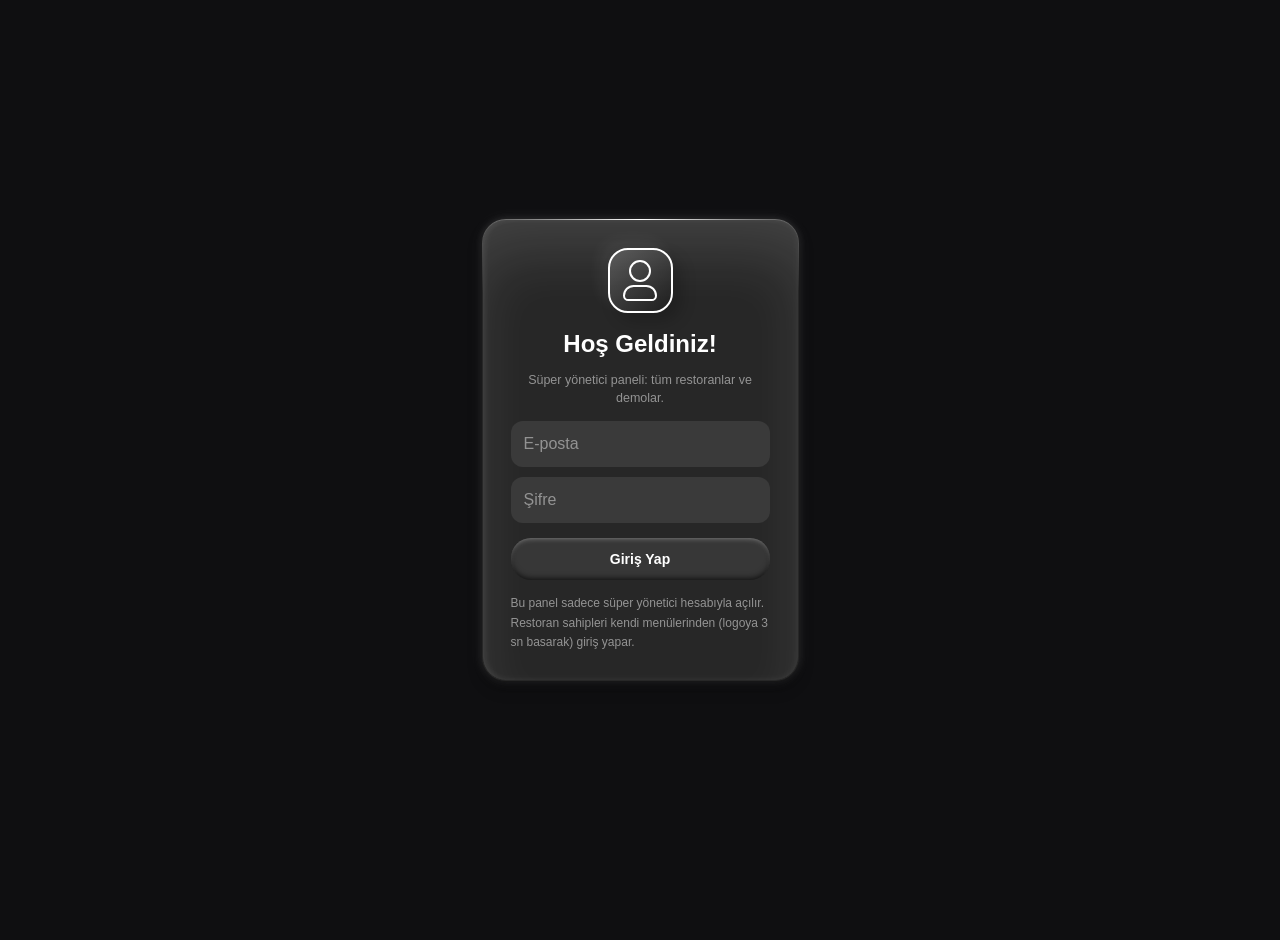
<file: admin.html>
<!DOCTYPE html>
<html lang="tr">
<head>
<meta charset="UTF-8">
<meta name="viewport" content="width=device-width,initial-scale=1,viewport-fit=cover">
<meta name="theme-color" content="#0f0f11">
<meta name="robots" content="noindex,nofollow">
<title>NearMenu Süper Yönetici</title>
<link rel="icon" href="data:image/svg+xml,%3Csvg xmlns='http://www.w3.org/2000/svg' viewBox='0 0 64 64'%3E%3Crect width='64' height='64' rx='14' fill='%23d6a83d'/%3E%3Ctext x='32' y='43' font-family='Georgia,serif' font-size='30' text-anchor='middle' fill='%23111'%3EN%3C/text%3E%3C/svg%3E">
<style>
/* Tek koyu görünüm: menü panelinin altın vurgulu tasarım dili */
:root{
 color-scheme:dark;
 --bg:#0f0f11;
 --surface:#16161a;
 --surface2:#1d1d22;
 --line:rgba(255,255,255,.08);
 --ink:#f2f2f4;
 --muted:#8b8b95;
 --accent:#d6a83d;
 --accent2:#f0c45a;
 --ok:#6fcf8f;
 --warn:#f0b35a;
 --bad:#ff8d8d;
 --info:#8fb8ff;
 --font:-apple-system,BlinkMacSystemFont,"Segoe UI",Roboto,Helvetica,Arial,sans-serif;
 --mono:ui-monospace,SFMono-Regular,Menlo,Consolas,monospace;
}
*{box-sizing:border-box}
html,body{margin:0;background:var(--bg);color:var(--ink);font:14px/1.5 var(--font)}
body{
 padding-left:max(16px,env(safe-area-inset-left,0px));
 padding-right:max(16px,env(safe-area-inset-right,0px));
 padding-top:env(safe-area-inset-top,0px);
 padding-bottom:calc(40px + env(safe-area-inset-bottom,0px));
}
button,input,select{font:inherit;color:inherit}
button{cursor:pointer}
button:focus-visible,input:focus-visible,select:focus-visible,a:focus-visible{outline:2px solid var(--accent);outline-offset:2px}
a{color:var(--accent2)}
.wrap{max-width:1100px;margin:0 auto}
[hidden]{display:none!important}

.btn{
 display:inline-flex;align-items:center;justify-content:center;gap:6px;
 min-height:42px;padding:9px 14px;border-radius:11px;
 border:1px solid var(--line);background:var(--surface2);color:var(--ink);
 font-weight:700;font-size:13px;text-decoration:none;white-space:nowrap
}
.btn.gold{border-color:transparent;background:linear-gradient(135deg,var(--accent),var(--accent2));color:#111}
.btn.danger{background:#3a1719;border-color:#572024;color:var(--bad)}
.btn.small{min-height:34px;padding:6px 11px;font-size:12px;border-radius:9px}
.btn:disabled{opacity:.55;cursor:default}

.field{display:flex;flex-direction:column;gap:6px;margin-top:12px}
.field label{font-size:11px;font-weight:700;color:var(--muted);letter-spacing:.02em}
.field input,.field select{
 width:100%;min-height:44px;padding:10px 12px;border-radius:11px;
 border:1px solid #303036;background:#121215;outline:none
}
.field input:focus,.field select:focus{border-color:var(--accent)}
.hint{font-size:11px;color:var(--muted)}
.hint code{font-family:var(--mono);color:var(--accent2);word-break:break-all}
.error{
 margin-top:12px;padding:10px 12px;border-radius:10px;
 background:#3a1717;color:var(--bad);font-size:12.5px
}

/* Giriş */
.login-screen{min-height:100vh;min-height:100dvh;display:flex;align-items:center;justify-content:center;padding:24px 0}
.login{max-width:380px;margin:12vh auto 0;padding:26px;border-radius:20px;background:var(--surface);border:1px solid var(--line)}
.logo{
 width:56px;height:56px;border-radius:16px;margin-bottom:16px;
 display:flex;align-items:center;justify-content:center;
 background:linear-gradient(135deg,var(--accent),var(--accent2));color:#111;
 font:700 26px Georgia,serif
}
.login h1{margin:0;font-size:22px}
.login p{margin:6px 0 4px;color:var(--muted);font-size:13px}
.login .btn{width:100%;margin-top:16px}

/* Üst bar */
.top{
 position:sticky;top:env(safe-area-inset-top,0px);z-index:20;
 display:flex;align-items:center;justify-content:space-between;gap:12px;
 padding:14px 0;background:var(--bg);border-bottom:1px solid var(--line)
}
body::before{content:"";position:fixed;inset:0 0 auto;height:env(safe-area-inset-top,0px);z-index:30;background:var(--bg)}
.brand{display:flex;align-items:center;gap:11px;min-width:0}
.brand .logo{width:40px;height:40px;border-radius:12px;margin:0;font-size:19px;flex:0 0 40px}
.brand b{display:block;font-size:15px}
.brand span{display:block;color:var(--muted);font-size:11px;white-space:nowrap;overflow:hidden;text-overflow:ellipsis}

/* İstatistik */
.stats{display:grid;grid-template-columns:repeat(5,1fr);gap:10px;margin-top:18px}
.stat{padding:13px 14px;border-radius:14px;background:var(--surface);border:1px solid var(--line)}
.stat small{display:block;color:var(--muted);font-size:11px}
.stat b{display:block;margin-top:4px;font-size:24px;font-variant-numeric:tabular-nums}
.stat.warn b{color:var(--warn)}

.actions{display:flex;gap:10px;margin-top:16px;flex-wrap:wrap}
.actions .btn{flex:1 1 180px}

.toolbar{display:flex;gap:10px;margin-top:16px;flex-wrap:wrap;align-items:center}
.search{
 flex:1 1 240px;display:flex;align-items:center;gap:8px;padding:0 12px;
 min-height:44px;border-radius:12px;border:1px solid #303036;background:#121215
}
.search input{flex:1;min-width:0;border:0;background:transparent;outline:none;min-height:42px}
.chips{display:flex;gap:6px;flex-wrap:wrap}
.chip{
 min-height:34px;padding:6px 12px;border-radius:999px;border:1px solid var(--line);
 background:var(--surface);color:var(--muted);font-size:12px;font-weight:700
}
.chip.on{border-color:var(--accent);color:var(--accent2);background:rgba(214,168,61,.1)}

/* Restoran listesi */
.list{display:grid;grid-template-columns:repeat(auto-fill,minmax(320px,1fr));gap:12px;margin-top:16px}
.card{
 display:flex;flex-direction:column;gap:10px;padding:15px;border-radius:16px;
 background:var(--surface);border:1px solid var(--line);min-width:0
}
.card-head{display:flex;align-items:flex-start;justify-content:space-between;gap:10px}
.card-head h3{margin:0;font-size:16px;line-height:1.3;word-break:break-word}
.card-head a{font-family:var(--mono);font-size:11.5px;word-break:break-all;text-decoration:none}
.pill{
 flex:0 0 auto;padding:3px 9px;border-radius:999px;font-size:11px;font-weight:800;
 border:1px solid currentColor
}
.pill.active{color:var(--ok)}
.pill.trial{color:var(--info)}
.pill.expired{color:var(--warn)}
.pill.passive{color:var(--muted)}
.meta{display:flex;flex-wrap:wrap;gap:6px 14px;color:var(--muted);font-size:12px}
.meta b{color:var(--ink);font-variant-numeric:tabular-nums}
.trialline{font-size:12.5px;padding:8px 10px;border-radius:10px;background:var(--surface2)}
.trialline.warn{color:var(--warn)}
.members{display:flex;flex-direction:column;gap:4px;font-size:12px}
.member{display:flex;align-items:center;gap:6px;min-width:0}
.member span{overflow:hidden;text-overflow:ellipsis;white-space:nowrap}
.tag{flex:0 0 auto;padding:1px 6px;border-radius:6px;background:rgba(240,179,90,.13);color:var(--warn);font-size:10px;font-weight:700}
.card-actions{display:flex;gap:6px;flex-wrap:wrap;margin-top:2px}
.card-actions .btn{flex:1 1 auto}
.empty{margin-top:30px;padding:30px;text-align:center;color:var(--muted);border:1px dashed var(--line);border-radius:16px}

/* Modal */
.overlay{
 position:fixed;inset:0;z-index:100;display:flex;align-items:flex-end;justify-content:center;
 background:rgba(0,0,0,.7);padding:0
}
.modal{
 width:100%;max-width:560px;max-height:92vh;overflow:auto;
 padding:20px max(18px,env(safe-area-inset-left,0px)) calc(22px + env(safe-area-inset-bottom,0px));
 border-radius:22px 22px 0 0;background:var(--surface);border:1px solid var(--line)
}
@media (min-width:700px){
 .overlay{align-items:center;padding:20px}
 .modal{border-radius:22px}
}
.modal-head{display:flex;align-items:center;justify-content:space-between;gap:10px}
.modal-head h2{margin:0;font-size:19px}
.x{width:36px;height:36px;border-radius:50%;border:0;background:var(--surface2);font-size:18px}
.seg{display:grid;grid-template-columns:1fr 1fr;gap:6px;margin-top:14px}
.seg button{min-height:46px;border-radius:12px;border:1px solid var(--line);background:var(--surface2);font-weight:700;color:var(--muted)}
.seg button.on{border-color:var(--accent);color:var(--accent2);background:rgba(214,168,61,.1)}
.seg button small{display:block;font-weight:500;font-size:10.5px}
.row2{display:grid;grid-template-columns:1fr 1fr;gap:10px}
.check{display:flex;align-items:center;gap:10px;margin-top:14px;font-size:13px}
.check input{width:20px;height:20px;accent-color:var(--accent)}
.modal-foot{display:flex;gap:8px;margin-top:20px}
.modal-foot .btn{flex:1}
.result{
 margin-top:14px;padding:14px;border-radius:14px;background:#121215;border:1px solid var(--line);
 font-family:var(--mono);font-size:12.5px;white-space:pre-wrap;word-break:break-word;line-height:1.6
}
.success{display:flex;align-items:center;gap:10px;margin-top:6px;color:var(--ok);font-weight:700}
.section-title{margin:20px 0 4px;font-size:12px;font-weight:800;color:var(--muted);text-transform:uppercase;letter-spacing:.06em}
.ext{display:flex;gap:6px;flex-wrap:wrap;margin-top:8px}
.memberrow{display:flex;align-items:center;justify-content:space-between;gap:8px;padding:9px 0;border-bottom:1px solid var(--line);font-size:13px}
.memberrow span{min-width:0;overflow:hidden;text-overflow:ellipsis}

#toast{
 position:fixed;left:50%;top:calc(14px + env(safe-area-inset-top,0px));z-index:300;
 transform:translate(-50%,-20px);opacity:0;pointer-events:none;
 max-width:calc(100% - 32px);padding:11px 16px;border-radius:12px;
 background:#1d1d22;border:1px solid rgba(214,168,61,.45);font-weight:700;font-size:13px;
 transition:opacity .2s,transform .2s
}
#toast.show{opacity:1;transform:translate(-50%,0)}

.loading{display:flex;flex-direction:column;align-items:center;justify-content:center;gap:14px;margin-top:60px;color:var(--muted)}
.spin{width:22px;height:22px;border-radius:50%;border:3px solid rgba(255,255,255,.1);border-top-color:var(--accent);animation:spin .8s linear infinite}
@keyframes spin{to{transform:rotate(360deg)}}
@media (prefers-reduced-motion:reduce){.spin{animation-duration:2.4s}#toast{transition:none}}

@media (max-width:760px){
 .stats{grid-template-columns:repeat(2,1fr)}
 .stats .stat:first-child{grid-column:1/-1}
 .list{grid-template-columns:1fr}
}

/* ===== Giriş kartı (Uiverse.io by Priyanshu02020, menu21 için uyarlandı) ===== */
.lg-container{
 --form-width:315px;
 --login-box-color:#272727;
 --input-color:#3a3a3a;
 --button-color:#373737;
 --footer-color:rgba(255,255,255,.5);
 display:flex;justify-content:center;align-items:center;
 position:relative;overflow:hidden;
 background:var(--login-box-color);
 border-radius:24px;
 width:min(calc(var(--form-width) + 2px),100%);
 padding:1px;
 z-index:8;
 box-shadow:
  0 4px 8px rgba(0,0,0,.2),
  0 8px 16px rgba(0,0,0,.2),
  0 0 8px rgba(255,255,255,.1),
  0 0 16px rgba(255,255,255,.08);
}
.lg-container::before{
 content:"";
 position:absolute;left:50%;top:50%;
 width:200%;aspect-ratio:1;
 z-index:-2;
 background:conic-gradient(from 45deg,transparent 75%,#fff,transparent 100%);
 transform:translate(-50%,-50%) rotate(0deg);
 animation:lgSpin 4s ease-in-out infinite;
}
@keyframes lgSpin{
 100%{transform:translate(-50%,-50%) rotate(360deg)}
}
.lg-box{
 position:relative;z-index:10;
 width:100%;
 background:var(--login-box-color);
 border-radius:23px;
 padding:28px;
 backdrop-filter:blur(15px);
 -webkit-backdrop-filter:blur(15px);
 box-shadow:
  inset 0 40px 60px -8px rgba(255,255,255,.12),
  inset 4px 0 12px -6px rgba(255,255,255,.12),
  inset 0 0 12px -4px rgba(255,255,255,.12);
}
.lg-form{
 display:flex;justify-content:center;align-items:center;
 flex-direction:column;gap:10px;
}
.lg-logo{
 width:65px;height:65px;flex:0 0 65px;
 background:linear-gradient(135deg,rgba(255,255,255,.2),rgba(0,0,0,.2));
 box-shadow:8px 8px 16px rgba(0,0,0,.2),-8px -8px 16px rgba(255,255,255,.06);
 border-radius:20px;border:2px solid #fff;
 display:flex;justify-content:center;align-items:center;
 position:relative;
}
.lg-logo::before{
 content:"";position:absolute;bottom:10px;width:50%;height:20%;
 border-top-left-radius:40px;border-top-right-radius:40px;
 border-bottom-right-radius:20px;border-bottom-left-radius:20px;
 border:2.5px solid #fff;
}
.lg-logo::after{
 content:"";position:absolute;top:10px;width:30%;height:30%;
 border-radius:50%;border:2.5px solid #fff;
}
.lg-header{
 width:100%;text-align:center;font-size:24px;font-weight:bold;
 padding:6px;color:#fff;margin:0;line-height:1.25
}
.lg-sub{
 width:100%;margin:-4px 0 4px;text-align:center;
 color:var(--footer-color);font-size:12.5px;line-height:1.45
}
.lg-input{
 width:100%;padding:10px 12px;min-height:42px;
 border:1px solid transparent;border-radius:12px;
 background:var(--input-color);color:#fff;
 outline:none;font-size:16px;
}
.lg-input::placeholder{color:rgba(255,255,255,.45)}
.lg-input:focus{border:1px solid #fff}
.lg-button{
 width:100%;height:42px;border:none;border-radius:20px;
 font-size:14px;font-weight:600;cursor:pointer;
 display:grid;place-content:center;
 background:var(--button-color);color:#fff;
 transition:.3s;
 box-shadow:
  inset 0 3px 6px -4px rgba(255,255,255,.6),
  inset 0 -3px 6px -2px rgba(0,0,0,.8);
}
.lg-button.sign-in{margin-top:5px}
.lg-button:hover{
 background:rgba(255,255,255,.25);
 box-shadow:
  inset 0 3px 6px rgba(255,255,255,.6),
  inset 0 -3px 6px rgba(0,0,0,.8),
  0 0 8px rgba(255,255,255,.05);
}
.lg-button:disabled{opacity:.6;cursor:default}
.lg-footer{
 width:100%;margin:4px 0 0;text-align:left;
 color:var(--footer-color);font-size:12px;line-height:1.6
}
.lg-link{
 position:relative;padding:0;border:0;background:none;
 color:var(--footer-color);font-weight:600;font-size:12px;
 text-decoration:none;cursor:pointer;transition:color .3s ease
}
.lg-link::after{
 content:"";position:absolute;left:0;bottom:-2px;width:0;
 border-radius:6px;height:1px;background:currentColor;transition:width .3s ease
}
.lg-link:hover,.lg-link:focus-visible{color:#fff}
.lg-link:hover::after,.lg-link:focus-visible::after{width:100%}
.lg-close{
 position:absolute;top:12px;right:12px;z-index:12;
 width:32px;height:32px;border:0;border-radius:50%;
 background:rgba(255,255,255,.08);color:#ddd;font-size:18px;cursor:pointer
}
.lg-error{
 display:none;width:100%;padding:9px 11px;border-radius:10px;
 background:rgba(255,80,80,.14);color:#ff9d9d;font-size:12px;text-align:center
}
.lg-loader{margin:6px auto 0}
@media (prefers-reduced-motion:reduce){.lg-container::before{animation-duration:16s}}

/* ===== Yükleme animasyonu ===== */
/* From Uiverse.io by r0n-dev */ 
.orbital-loader {
  position: relative;
  width: 140px;
  height: 140px;
  margin: auto;
  display: flex;
  align-items: center;
  justify-content: center;
  background: transparent;
  perspective: 800px;
  transform-style: preserve-3d;
  box-sizing: border-box;
}

.orbital-loader *,
.orbital-loader *::before,
.orbital-loader *::after {
  box-sizing: border-box;
  transform-style: preserve-3d;
}

.core-system {
  position: absolute;
  width: 10px;
  height: 10px;
  display: flex;
  align-items: center;
  justify-content: center;
  animation: coreMasterCycle 22s cubic-bezier(0.4, 0, 0.2, 1) infinite;
}

.core-micro-center {
  position: absolute;
  width: 3px;
  height: 3px;
  background-color: #ffffff;
  border-radius: 50%;
  box-shadow: 0 0 6px 1px rgba(255, 255, 255, 0.9);
  animation: corePulse 3.73s ease-in-out infinite alternate;
}

.core-inner-glow {
  position: absolute;
  width: 8px;
  height: 8px;
  border-radius: 50%;
  background: radial-gradient(
    circle,
    rgba(200, 235, 255, 0.9) 0%,
    rgba(255, 255, 255, 0) 70%
  );
  animation: coreBreathe 2.41s ease-in-out infinite alternate;
}

.core-thin-ring {
  position: absolute;
  width: 14px;
  height: 14px;
  border: 1px solid rgba(255, 255, 255, 0.6);
  border-radius: 50%;
  animation: coreRingRotate 4.12s linear infinite;
}

.core-secondary-ring {
  position: absolute;
  width: 22px;
  height: 22px;
  border: 1px dashed rgba(180, 220, 255, 0.35);
  border-radius: 50%;
  animation: coreRingRotateReverse 6.28s linear infinite;
}

.core-outer-ring {
  position: absolute;
  width: 32px;
  height: 32px;
  border: 1px solid rgba(255, 255, 255, 0.15);
  border-top-color: rgba(255, 255, 255, 0.5);
  border-radius: 50%;
  animation: coreRingRotate 9.14s linear infinite;
}

.core-halo {
  position: absolute;
  width: 44px;
  height: 44px;
  border-radius: 50%;
  background: radial-gradient(
    circle,
    rgba(160, 215, 255, 0.12) 0%,
    rgba(255, 255, 255, 0) 75%
  );
  animation: coreFluctuate 5.18s ease-in-out infinite alternate;
}

.pulse-system {
  position: absolute;
  width: 100%;
  height: 100%;
  pointer-events: none;
  display: flex;
  align-items: center;
  justify-content: center;
}

.pulse-ring {
  position: absolute;
  border-radius: 50%;
  border: 1px solid rgba(210, 240, 255, 0.8);
  opacity: 0;
  width: 4px;
  height: 4px;
}

.pulse-ring-1 {
  animation: shockwavePulse 22s cubic-bezier(0.1, 0.8, 0.3, 1) infinite;
}

.pulse-ring-2 {
  animation: shockwavePulse 22s cubic-bezier(0.1, 0.8, 0.3, 1) infinite 0.18s;
}

.pulse-ring-3 {
  animation: shockwavePulse 22s cubic-bezier(0.1, 0.8, 0.3, 1) infinite 0.36s;
}

.orbit-system {
  position: absolute;
  display: flex;
  align-items: center;
  justify-content: center;
  border-radius: 50%;
}

.orbit-path {
  position: absolute;
  width: 100%;
  height: 100%;
  border-radius: 50%;
  pointer-events: none;
}

.orbit-object-wrapper {
  position: absolute;
  width: 100%;
  height: 100%;
  border-radius: 50%;
}

.orbit-object {
  position: absolute;
  top: 50%;
  left: 100%;
  transform: translate(-50%, -50%);
}

.orbit-1 {
  width: 90px;
  height: 90px;
  transform: rotateX(68deg) rotateY(12deg) rotateZ(0deg);
  animation: orbitMaster1 22s ease-in-out infinite;
}

.orbit-1 .orbit-path {
  border: 1px solid rgba(255, 255, 255, 0.22);
  background: radial-gradient(
    circle,
    transparent 60%,
    rgba(255, 255, 255, 0.03) 100%
  );
}

.orbit-1 .orbit-object-wrapper {
  animation: spinClockwise 3.73s linear infinite;
}

.orbit-1 .obj-circle {
  width: 4px;
  height: 4px;
  background-color: #ffffff;
  border-radius: 50%;
  box-shadow: 0 0 5px #ffffff;
}

.orbit-1 .object-trail {
  position: absolute;
  top: 50%;
  left: 100%;
  width: 18px;
  height: 1px;
  background: linear-gradient(90deg, rgba(255, 255, 255, 0.4), transparent);
  transform-origin: left center;
  transform: translateY(-50%) rotate(180deg);
}

.orbit-2 {
  width: 114px;
  height: 114px;
  transform: rotateX(58deg) rotateY(-28deg) rotateZ(25deg);
  animation: orbitMaster2 22s ease-in-out infinite;
}

.orbit-2 .orbit-path {
  border: 1px solid rgba(220, 230, 240, 0.14);
  mask: radial-gradient(circle, transparent 50%, #000 100%),
    conic-gradient(from 0deg, #000 0deg, transparent 270deg, #000 360deg);
  -webkit-mask: conic-gradient(
    from 45deg,
    rgba(0, 0, 0, 0.8) 0deg,
    transparent 180deg,
    rgba(0, 0, 0, 0.8) 360deg
  );
}

.orbit-2 .orbit-object-wrapper {
  animation: spinCounterClockwise 5.18s linear infinite;
}

.orbit-2 .obj-ring {
  width: 5px;
  height: 5px;
  border: 1px solid rgba(255, 255, 255, 0.9);
  border-radius: 50%;
  animation: keepUpright2 5.18s linear infinite;
}

.orbit-3 {
  width: 54px;
  height: 54px;
  transform: rotateX(76deg) rotateY(38deg) rotateZ(-15deg);
  animation: orbitMaster3 22s ease-in-out infinite;
}

.orbit-3 .orbit-path {
  border: 1px dashed rgba(255, 255, 255, 0.28);
}

.orbit-3 .orbit-object-wrapper {
  animation: spinClockwise 2.31s linear infinite;
}

.orbit-3 .obj-bright-point {
  width: 3px;
  height: 3px;
  background-color: #e0f2ff;
  border-radius: 50%;
  box-shadow: 0 0 6px 1px #a6daff;
}

.orbit-4 {
  width: 132px;
  height: 132px;
  transform: rotateX(42deg) rotateY(-52deg) rotateZ(40deg);
  animation: orbitMaster4 22s ease-in-out infinite;
}

.orbit-4 .orbit-path {
  border: 1px solid rgba(255, 255, 255, 0.08);
}

.orbit-4 .orbit-object-wrapper {
  animation: spinCounterClockwise 9.26s linear infinite;
}

.orbit-4 .obj-diamond {
  width: 4px;
  height: 4px;
  background-color: rgba(230, 240, 255, 0.85);
  transform: translate(-50%, -50%) rotate(45deg);
  box-shadow: 0 0 3px rgba(255, 255, 255, 0.5);
}

.orbit-5 {
  width: 102px;
  height: 102px;
  transform: rotateX(62deg) rotateY(65deg) rotateZ(-45deg);
  animation: orbitMaster5 22s ease-in-out infinite;
}

.orbit-5 .orbit-path {
  border: 1px solid rgba(255, 255, 255, 0.12);
  border-left-color: rgba(255, 255, 255, 0.35);
}

.orbit-5 .orbit-object-wrapper {
  animation: spinCounterClockwise 7.87s linear infinite;
}

.orbit-5 .obj-line {
  width: 6px;
  height: 1px;
  background-color: #ffffff;
  box-shadow: 0 0 4px rgba(255, 255, 255, 0.8);
  animation: selfRotate 3.1s linear infinite;
}

.orbit-6 {
  width: 122px;
  height: 122px;
  transform: rotateX(84deg) rotateY(-78deg) rotateZ(10deg);
  animation: orbitMaster6 22s ease-in-out infinite;
}

.orbit-6 .orbit-path {
  border: 1px solid rgba(200, 210, 225, 0.06);
  border-top: 1px solid rgba(255, 255, 255, 0.25);
}

.orbit-6 .orbit-object-wrapper {
  animation: spinClockwise 11.13s linear infinite;
}

.orbit-6 .obj-square {
  width: 3px;
  height: 3px;
  background-color: rgba(210, 235, 255, 0.9);
  animation: keepUpright6 11.13s linear infinite;
}

.orbit-7 {
  width: 138px;
  height: 120px;
  transform: rotateX(48deg) rotateY(22deg) rotateZ(-65deg) skewX(8deg);
  animation: orbitMaster7 22s ease-in-out infinite;
}

.orbit-7 .orbit-path {
  border: 1px solid rgba(255, 255, 255, 0.1);
  border-style: double;
}

.orbit-7 .orbit-object-wrapper {
  animation: spinCounterClockwise 13.62s linear infinite;
}

.orbit-7 .obj-fragment {
  width: 5px;
  height: 4px;
  background-color: rgba(240, 248, 255, 0.85);
  clip-path: polygon(0% 0%, 100% 20%, 80% 100%, 10% 70%);
  animation: selfRotate 4.5s linear infinite reverse;
}

.particle-system {
  position: absolute;
  width: 100%;
  height: 100%;
  pointer-events: none;
}

.particle {
  position: absolute;
  background-color: rgba(255, 255, 255, 0.7);
  border-radius: 50%;
  animation: particleFloat 6s ease-in-out infinite alternate;
}

.p1 {
  width: 1.5px;
  height: 1.5px;
  top: 22%;
  left: 30%;
  animation-delay: 0.2s;
  opacity: 0.4;
}
.p2 {
  width: 2px;
  height: 2px;
  top: 75%;
  left: 20%;
  animation-delay: 1.1s;
  opacity: 0.6;
}
.p3 {
  width: 1px;
  height: 1px;
  top: 15%;
  left: 70%;
  animation-delay: 0.7s;
  opacity: 0.3;
}
.p4 {
  width: 2px;
  height: 2px;
  top: 80%;
  left: 75%;
  animation-delay: 2.3s;
  opacity: 0.5;
}
.p5 {
  width: 1.5px;
  height: 1.5px;
  top: 45%;
  left: 12%;
  animation-delay: 1.8s;
  opacity: 0.6;
}
.p6 {
  width: 1px;
  height: 1px;
  top: 50%;
  left: 88%;
  animation-delay: 3.1s;
  opacity: 0.4;
}
.p7 {
  width: 2.5px;
  height: 2.5px;
  top: 32%;
  left: 82%;
  animation-delay: 0.4s;
  opacity: 0.7;
  box-shadow: 0 0 3px #fff;
}
.p8 {
  width: 1px;
  height: 1px;
  top: 68%;
  left: 35%;
  animation-delay: 2.9s;
  opacity: 0.3;
}
.p9 {
  width: 1.5px;
  height: 1.5px;
  top: 88%;
  left: 45%;
  animation-delay: 1.4s;
  opacity: 0.5;
}
.p10 {
  width: 2px;
  height: 2px;
  top: 10%;
  left: 48%;
  animation-delay: 3.5s;
  opacity: 0.6;
}
.p11 {
  width: 1px;
  height: 1px;
  top: 38%;
  left: 25%;
  animation-delay: 0.9s;
  opacity: 0.4;
}
.p12 {
  width: 1.5px;
  height: 1.5px;
  top: 62%;
  left: 78%;
  animation-delay: 2.1s;
  opacity: 0.5;
}
.p13 {
  width: 2px;
  height: 2px;
  top: 28%;
  left: 60%;
  animation-delay: 1.6s;
  opacity: 0.3;
}
.p14 {
  width: 1px;
  height: 1px;
  top: 72%;
  left: 58%;
  animation-delay: 3.8s;
  opacity: 0.4;
}
.p15 {
  width: 2px;
  height: 2px;
  top: 55%;
  left: 18%;
  animation-delay: 2.7s;
  opacity: 0.6;
}

.energy-fragments {
  position: absolute;
  width: 100%;
  height: 100%;
  pointer-events: none;
}

.energy-fragment {
  position: absolute;
  width: 3px;
  height: 3px;
  background-color: rgba(180, 230, 255, 0.9);
  border-radius: 50%;
  box-shadow: 0 0 5px rgba(180, 230, 255, 0.8);
}

.ef1 {
  top: 50%;
  left: 50%;
  animation: energyFragmentMotion1 22s ease-in-out infinite;
}

.ef2 {
  top: 50%;
  left: 50%;
  animation: energyFragmentMotion2 22s ease-in-out infinite;
}

.ef3 {
  top: 50%;
  left: 50%;
  animation: energyFragmentMotion3 22s ease-in-out infinite;
}

@keyframes spinClockwise {
  0% {
    transform: rotate(0deg);
  }
  100% {
    transform: rotate(360deg);
  }
}

@keyframes spinCounterClockwise {
  0% {
    transform: rotate(0deg);
  }
  100% {
    transform: rotate(-360deg);
  }
}

@keyframes selfRotate {
  0% {
    transform: translate(-50%, -50%) rotate(0deg);
  }
  100% {
    transform: translate(-50%, -50%) rotate(360deg);
  }
}

@keyframes keepUpright2 {
  0% {
    transform: translate(-50%, -50%) rotate(0deg);
  }
  100% {
    transform: translate(-50%, -50%) rotate(360deg);
  }
}

@keyframes keepUpright6 {
  0% {
    transform: translate(-50%, -50%) rotate(0deg);
  }
  100% {
    transform: translate(-50%, -50%) rotate(-360deg);
  }
}

@keyframes corePulse {
  0% {
    transform: scale(0.85);
    opacity: 0.7;
  }
  100% {
    transform: scale(1.25);
    opacity: 1;
    box-shadow: 0 0 9px 2px rgba(255, 255, 255, 1);
  }
}

@keyframes coreBreathe {
  0% {
    transform: scale(0.9);
    opacity: 0.4;
  }
  100% {
    transform: scale(1.4);
    opacity: 0.9;
  }
}

@keyframes coreFluctuate {
  0% {
    transform: scale(0.8) rotate(0deg);
    opacity: 0.2;
  }
  50% {
    opacity: 0.6;
  }
  100% {
    transform: scale(1.2) rotate(180deg);
    opacity: 0.3;
  }
}

@keyframes coreRingRotate {
  0% {
    transform: rotate(0deg);
  }
  100% {
    transform: rotate(360deg);
  }
}

@keyframes coreRingRotateReverse {
  0% {
    transform: rotate(0deg);
  }
  100% {
    transform: rotate(-360deg);
  }
}

@keyframes particleFloat {
  0% {
    transform: translate(0, 0) scale(0.8);
  }
  50% {
    transform: translate(3px, -4px) scale(1.2);
  }
  100% {
    transform: translate(-2px, 3px) scale(0.9);
  }
}

@keyframes shockwavePulse {
  0% {
    width: 4px;
    height: 4px;
    opacity: 0;
    border-width: 2px;
  }
  85% {
    opacity: 0;
  }
  86% {
    width: 6px;
    height: 6px;
    opacity: 1;
    border-color: rgba(255, 255, 255, 1);
    border-width: 2px;
  }
  92% {
    width: 130px;
    height: 130px;
    opacity: 0.4;
    border-color: rgba(160, 220, 255, 0.6);
    border-width: 1px;
  }
  96% {
    width: 170px;
    height: 170px;
    opacity: 0;
    border-width: 0.5px;
  }
  100% {
    width: 4px;
    height: 4px;
    opacity: 0;
  }
}

@keyframes coreMasterCycle {
  0% {
    transform: scale(0.3);
    opacity: 0.2;
  }
  6% {
    transform: scale(1);
    opacity: 1;
  }
  58% {
    transform: scale(1);
    filter: brightness(1);
  }
  64% {
    transform: scale(1.15);
    filter: brightness(1.4);
  }
  68% {
    transform: scale(0.95);
    filter: brightness(1.1);
  }
  74% {
    transform: scale(1.3);
    filter: brightness(1.8);
  }
  80% {
    transform: scale(0.15);
    filter: brightness(0.5);
    opacity: 0.9;
  }
  84% {
    transform: scale(0.05);
    filter: brightness(0.2);
    opacity: 0.3;
  }
  85.5% {
    transform: scale(0);
    opacity: 0;
  }
  86% {
    transform: scale(2.2);
    filter: brightness(2.5);
    opacity: 1;
  }
  90% {
    transform: scale(0.9);
    filter: brightness(1.2);
    opacity: 0.9;
  }
  95% {
    transform: scale(1);
    filter: brightness(1);
    opacity: 1;
  }
  100% {
    transform: scale(1);
    opacity: 1;
  }
}

@keyframes orbitMaster1 {
  0% {
    transform: rotateX(68deg) rotateY(12deg) rotateZ(0deg) scale(0.2);
    opacity: 0;
  }
  8% {
    transform: rotateX(68deg) rotateY(12deg) rotateZ(0deg) scale(1);
    opacity: 1;
  }
  58% {
    transform: rotateX(68deg) rotateY(12deg) rotateZ(0deg) scale(1);
    opacity: 1;
  }
  64% {
    transform: rotateX(68deg) rotateY(12deg) rotateZ(0deg) scale(1.05);
  }
  68% {
    transform: rotateX(0deg) rotateY(0deg) rotateZ(0deg) scale(1);
  }
  74% {
    transform: rotateX(30deg) rotateY(40deg) rotateZ(90deg) scale(1.1);
    opacity: 0.9;
  }
  81% {
    transform: rotateX(68deg) rotateY(12deg) rotateZ(180deg) scale(0.15);
    opacity: 0.3;
  }
  85% {
    transform: scale(0);
    opacity: 0;
  }
  88% {
    transform: rotateX(68deg) rotateY(12deg) rotateZ(0deg) scale(1.3);
    opacity: 0.6;
  }
  94% {
    transform: rotateX(68deg) rotateY(12deg) rotateZ(0deg) scale(0.98);
    opacity: 1;
  }
  100% {
    transform: rotateX(68deg) rotateY(12deg) rotateZ(0deg) scale(1);
    opacity: 1;
  }
}

@keyframes orbitMaster2 {
  0% {
    transform: rotateX(58deg) rotateY(-28deg) rotateZ(25deg) scale(0);
    opacity: 0;
  }
  11% {
    transform: rotateX(58deg) rotateY(-28deg) rotateZ(25deg) scale(1);
    opacity: 0.85;
  }
  58% {
    transform: rotateX(58deg) rotateY(-28deg) rotateZ(25deg) scale(1);
    opacity: 0.85;
  }
  64% {
    transform: rotateX(58deg) rotateY(-28deg) rotateZ(25deg) scale(1.08);
  }
  68% {
    transform: rotateX(0deg) rotateY(0deg) rotateZ(0deg) scale(1);
  }
  75% {
    transform: rotateX(-50deg) rotateY(20deg) rotateZ(-45deg) scale(0.8);
    opacity: 1;
  }
  82% {
    transform: rotateX(58deg) rotateY(-28deg) rotateZ(90deg) scale(0.1);
    opacity: 0.2;
  }
  85% {
    transform: scale(0);
    opacity: 0;
  }
  89% {
    transform: rotateX(58deg) rotateY(-28deg) rotateZ(25deg) scale(1.25);
    opacity: 0.5;
  }
  95% {
    transform: rotateX(58deg) rotateY(-28deg) rotateZ(25deg) scale(1);
    opacity: 0.85;
  }
  100% {
    transform: rotateX(58deg) rotateY(-28deg) rotateZ(25deg) scale(1);
    opacity: 0.85;
  }
}

@keyframes orbitMaster3 {
  0% {
    transform: rotateX(76deg) rotateY(38deg) rotateZ(-15deg) scale(0);
    opacity: 0;
  }
  6% {
    transform: rotateX(76deg) rotateY(38deg) rotateZ(-15deg) scale(1);
    opacity: 1;
  }
  58% {
    transform: rotateX(76deg) rotateY(38deg) rotateZ(-15deg) scale(1);
    opacity: 1;
  }
  64% {
    transform: rotateX(76deg) rotateY(38deg) rotateZ(-15deg) scale(1.1);
  }
  68% {
    transform: rotateX(0deg) rotateY(0deg) rotateZ(0deg) scale(1);
  }
  73% {
    transform: rotateX(80deg) rotateY(-10deg) rotateZ(30deg) scale(1.2);
  }
  80% {
    transform: rotateX(76deg) rotateY(38deg) rotateZ(0deg) scale(0.08);
    opacity: 0.4;
  }
  85% {
    transform: scale(0);
    opacity: 0;
  }
  87% {
    transform: rotateX(76deg) rotateY(38deg) rotateZ(-15deg) scale(1.4);
    opacity: 0.8;
  }
  92% {
    transform: rotateX(76deg) rotateY(38deg) rotateZ(-15deg) scale(0.95);
    opacity: 1;
  }
  100% {
    transform: rotateX(76deg) rotateY(38deg) rotateZ(-15deg) scale(1);
    opacity: 1;
  }
}

@keyframes orbitMaster4 {
  0% {
    transform: rotateX(42deg) rotateY(-52deg) rotateZ(40deg) scale(0);
    opacity: 0;
  }
  14% {
    transform: rotateX(42deg) rotateY(-52deg) rotateZ(40deg) scale(1);
    opacity: 0.7;
  }
  58% {
    transform: rotateX(42deg) rotateY(-52deg) rotateZ(40deg) scale(1);
    opacity: 0.7;
  }
  64% {
    transform: rotateX(42deg) rotateY(-52deg) rotateZ(40deg) scale(1.04);
  }
  68% {
    transform: rotateX(0deg) rotateY(0deg) rotateZ(0deg) scale(1);
  }
  76% {
    transform: rotateX(-20deg) rotateY(-80deg) rotateZ(10deg) scale(0.7);
    opacity: 0.9;
  }
  83% {
    transform: rotateX(42deg) rotateY(-52deg) rotateZ(0deg) scale(0.05);
    opacity: 0.1;
  }
  85% {
    transform: scale(0);
    opacity: 0;
  }
  90% {
    transform: rotateX(42deg) rotateY(-52deg) rotateZ(40deg) scale(1.2);
    opacity: 0.4;
  }
  96% {
    transform: rotateX(42deg) rotateY(-52deg) rotateZ(40deg) scale(1);
    opacity: 0.7;
  }
  100% {
    transform: rotateX(42deg) rotateY(-52deg) rotateZ(40deg) scale(1);
    opacity: 0.7;
  }
}

@keyframes orbitMaster5 {
  0% {
    transform: rotateX(62deg) rotateY(65deg) rotateZ(-45deg) scale(0);
    opacity: 0;
  }
  10% {
    transform: rotateX(62deg) rotateY(65deg) rotateZ(-45deg) scale(1);
    opacity: 0.8;
  }
  58% {
    transform: rotateX(62deg) rotateY(65deg) rotateZ(-45deg) scale(1);
    opacity: 0.8;
  }
  64% {
    transform: rotateX(62deg) rotateY(65deg) rotateZ(-45deg) scale(1.06);
  }
  68% {
    transform: rotateX(0deg) rotateY(0deg) rotateZ(0deg) scale(1);
  }
  74% {
    transform: rotateX(45deg) rotateY(20deg) rotateZ(-90deg) scale(1.15);
  }
  81% {
    transform: rotateX(62deg) rotateY(65deg) rotateZ(0deg) scale(0.12);
    opacity: 0.2;
  }
  85% {
    transform: scale(0);
    opacity: 0;
  }
  88.5% {
    transform: rotateX(62deg) rotateY(65deg) rotateZ(-45deg) scale(1.35);
    opacity: 0.6;
  }
  94.5% {
    transform: rotateX(62deg) rotateY(65deg) rotateZ(-45deg) scale(1);
    opacity: 0.8;
  }
  100% {
    transform: rotateX(62deg) rotateY(65deg) rotateZ(-45deg) scale(1);
    opacity: 0.8;
  }
}

@keyframes orbitMaster6 {
  0% {
    transform: rotateX(84deg) rotateY(-78deg) rotateZ(10deg) scale(0);
    opacity: 0;
  }
  16% {
    transform: rotateX(84deg) rotateY(-78deg) rotateZ(10deg) scale(1);
    opacity: 0.65;
  }
  58% {
    transform: rotateX(84deg) rotateY(-78deg) rotateZ(10deg) scale(1);
    opacity: 0.65;
  }
  64% {
    transform: rotateX(84deg) rotateY(-78deg) rotateZ(10deg) scale(1.05);
  }
  68% {
    transform: rotateX(0deg) rotateY(0deg) rotateZ(0deg) scale(1);
  }
  77% {
    transform: rotateX(-70deg) rotateY(40deg) rotateZ(-30deg) scale(0.65);
    opacity: 0.85;
  }
  83.5% {
    transform: rotateX(84deg) rotateY(-78deg) rotateZ(0deg) scale(0.04);
    opacity: 0.1;
  }
  85% {
    transform: scale(0);
    opacity: 0;
  }
  91% {
    transform: rotateX(84deg) rotateY(-78deg) rotateZ(10deg) scale(1.18);
    opacity: 0.35;
  }
  97% {
    transform: rotateX(84deg) rotateY(-78deg) rotateZ(10deg) scale(1);
    opacity: 0.65;
  }
  100% {
    transform: rotateX(84deg) rotateY(-78deg) rotateZ(10deg) scale(1);
    opacity: 0.65;
  }
}

@keyframes orbitMaster7 {
  0% {
    transform: rotateX(48deg) rotateY(22deg) rotateZ(-65deg) skewX(8deg)
      scale(0);
    opacity: 0;
  }
  18% {
    transform: rotateX(48deg) rotateY(22deg) rotateZ(-65deg) skewX(8deg)
      scale(1);
    opacity: 0.75;
  }
  58% {
    transform: rotateX(48deg) rotateY(22deg) rotateZ(-65deg) skewX(8deg)
      scale(1);
    opacity: 0.75;
  }
  64% {
    transform: rotateX(48deg) rotateY(22deg) rotateZ(-65deg) skewX(8deg)
      scale(1.08);
  }
  68% {
    transform: rotateX(0deg) rotateY(0deg) rotateZ(0deg) scale(1);
  }
  75% {
    transform: rotateX(30deg) rotateY(-60deg) rotateZ(45deg) skewX(0deg)
      scale(1.1);
  }
  82% {
    transform: rotateX(48deg) rotateY(22deg) rotateZ(0deg) skewX(0deg)
      scale(0.07);
    opacity: 0.2;
  }
  85% {
    transform: scale(0);
    opacity: 0;
  }
  91.5% {
    transform: rotateX(48deg) rotateY(22deg) rotateZ(-65deg) skewX(8deg)
      scale(1.22);
    opacity: 0.45;
  }
  97.5% {
    transform: rotateX(48deg) rotateY(22deg) rotateZ(-65deg) skewX(8deg)
      scale(1);
    opacity: 0.75;
  }
  100% {
    transform: rotateX(48deg) rotateY(22deg) rotateZ(-65deg) skewX(8deg)
      scale(1);
    opacity: 0.75;
  }
}

@keyframes energyFragmentMotion1 {
  0% {
    transform: translate(-50%, -50%) translate(-35px, -20px) scale(0.8);
    opacity: 0.3;
  }
  30% {
    transform: translate(-50%, -50%) translate(-45px, 25px) scale(1.1);
    opacity: 0.8;
  }
  58% {
    transform: translate(-50%, -50%) translate(-25px, -38px) scale(0.9);
    opacity: 0.6;
  }
  68% {
    transform: translate(-50%, -50%) translate(-15px, -10px) scale(1.3);
    opacity: 1;
  }
  80% {
    transform: translate(-50%, -50%) translate(-2px, -2px) scale(0.3);
    opacity: 0.9;
  }
  85% {
    transform: translate(-50%, -50%) translate(0, 0) scale(0);
    opacity: 0;
  }
  87% {
    transform: translate(-50%, -50%) translate(-65px, -45px) scale(1.6);
    opacity: 1;
  }
  95% {
    transform: translate(-50%, -50%) translate(-38px, -22px) scale(0.9);
    opacity: 0.5;
  }
  100% {
    transform: translate(-50%, -50%) translate(-35px, -20px) scale(0.8);
    opacity: 0.3;
  }
}

@keyframes energyFragmentMotion2 {
  0% {
    transform: translate(-50%, -50%) translate(40px, 15px) scale(1);
    opacity: 0.5;
  }
  35% {
    transform: translate(-50%, -50%) translate(20px, -40px) scale(0.7);
    opacity: 0.4;
  }
  58% {
    transform: translate(-50%, -50%) translate(48px, 10px) scale(1.2);
    opacity: 0.9;
  }
  68% {
    transform: translate(-50%, -50%) translate(12px, 8px) scale(1.4);
    opacity: 1;
  }
  81% {
    transform: translate(-50%, -50%) translate(1px, 1px) scale(0.2);
    opacity: 0.8;
  }
  85% {
    transform: translate(-50%, -50%) translate(0, 0) scale(0);
    opacity: 0;
  }
  87.5% {
    transform: translate(-50%, -50%) translate(55px, 50px) scale(1.5);
    opacity: 1;
  }
  96% {
    transform: translate(-50%, -50%) translate(42px, 18px) scale(1);
    opacity: 0.6;
  }
  100% {
    transform: translate(-50%, -50%) translate(40px, 15px) scale(1);
    opacity: 0.5;
  }
}

@keyframes energyFragmentMotion3 {
  0% {
    transform: translate(-50%, -50%) translate(10px, -45px) scale(0.6);
    opacity: 0.4;
  }
  25% {
    transform: translate(-50%, -50%) translate(-30px, 35px) scale(1);
    opacity: 0.7;
  }
  58% {
    transform: translate(-50%, -50%) translate(15px, 42px) scale(0.8);
    opacity: 0.5;
  }
  68% {
    transform: translate(-50%, -50%) translate(8px, -12px) scale(1.2);
    opacity: 0.95;
  }
  82% {
    transform: translate(-50%, -50%) translate(0px, -1px) scale(0.4);
    opacity: 0.7;
  }
  85% {
    transform: translate(-50%, -50%) translate(0, 0) scale(0);
    opacity: 0;
  }
  88% {
    transform: translate(-50%, -50%) translate(10px, -65px) scale(1.7);
    opacity: 1;
  }
  94% {
    transform: translate(-50%, -50%) translate(12px, -48px) scale(0.7);
    opacity: 0.5;
  }
  100% {
    transform: translate(-50%, -50%) translate(10px, -45px) scale(0.6);
    opacity: 0.4;
  }
}

.orbital-loader:hover .core-micro-center {
  box-shadow: 0 0 10px 3px rgba(255, 255, 255, 1);
  transform: scale(1.3);
}

.orbital-loader:hover .core-halo {
  background: radial-gradient(
    circle,
    rgba(180, 230, 255, 0.25) 0%,
    rgba(255, 255, 255, 0) 75%
  );
}

.orbital-loader:hover .orbit-path {
  border-color: rgba(255, 255, 255, 0.35);
}

.orbital-loader:hover .particle {
  opacity: 0.85;
}

@media (prefers-reduced-motion: reduce) {
  .core-system,
  .pulse-ring-1,
  .pulse-ring-2,
  .pulse-ring-3,
  .orbit-1,
  .orbit-2,
  .orbit-3,
  .orbit-4,
  .orbit-5,
  .orbit-6,
  .orbit-7,
  .orbit-object-wrapper,
  .obj-line,
  .obj-fragment,
  .particle,
  .energy-fragment,
  .core-micro-center,
  .core-inner-glow,
  .core-thin-ring,
  .core-secondary-ring,
  .core-outer-ring,
  .core-halo {
    animation: none !important;
  }

  .orbital-loader {
    perspective: none;
  }

  .orbit-1 {
    transform: rotateX(68deg) rotateY(12deg) rotateZ(0deg);
    opacity: 0.9;
  }
  .orbit-2 {
    transform: rotateX(58deg) rotateY(-28deg) rotateZ(25deg);
    opacity: 0.7;
  }
  .orbit-3 {
    transform: rotateX(76deg) rotateY(38deg) rotateZ(-15deg);
    opacity: 0.8;
  }
  .orbit-4 {
    transform: rotateX(42deg) rotateY(-52deg) rotateZ(40deg);
    opacity: 0.5;
  }
  .orbit-5 {
    transform: rotateX(62deg) rotateY(65deg) rotateZ(-45deg);
    opacity: 0.6;
  }
  .orbit-6 {
    transform: rotateX(84deg) rotateY(-78deg) rotateZ(10deg);
    opacity: 0.5;
  }
  .orbit-7 {
    transform: rotateX(48deg) rotateY(22deg) rotateZ(-65deg);
    opacity: 0.6;
  }
}

</style>
</head>
<body>
<div class="wrap" id="app"></div>
<div id="toast"></div>

<script>
/* =========================================================
   AYARLAR
========================================================= */
const LOADER_HTML=`<div class="orbital-loader" role="img" aria-label="Yükleniyor"><div class="core-system"><div class="core-halo"></div><div class="core-outer-ring"></div><div class="core-secondary-ring"></div><div class="core-thin-ring"></div><div class="core-inner-glow"></div><div class="core-micro-center"></div></div><div class="pulse-system"><div class="pulse-ring pulse-ring-1"></div><div class="pulse-ring pulse-ring-2"></div><div class="pulse-ring pulse-ring-3"></div></div><div class="orbit-system orbit-1"><div class="orbit-path"></div><div class="orbit-object-wrapper"><div class="orbit-object obj-circle"></div><div class="object-trail"></div></div></div><div class="orbit-system orbit-2"><div class="orbit-path"></div><div class="orbit-object-wrapper"><div class="orbit-object obj-ring"></div></div></div><div class="orbit-system orbit-3"><div class="orbit-path"></div><div class="orbit-object-wrapper"><div class="orbit-object obj-bright-point"></div></div></div><div class="orbit-system orbit-4"><div class="orbit-path"></div><div class="orbit-object-wrapper"><div class="orbit-object obj-diamond"></div></div></div><div class="orbit-system orbit-5"><div class="orbit-path"></div><div class="orbit-object-wrapper"><div class="orbit-object obj-line"></div></div></div><div class="orbit-system orbit-6"><div class="orbit-path"></div><div class="orbit-object-wrapper"><div class="orbit-object obj-square"></div></div></div><div class="orbit-system orbit-7"><div class="orbit-path"></div><div class="orbit-object-wrapper"><div class="orbit-object obj-fragment"></div></div></div><div class="particle-system"><div class="particle p1"></div><div class="particle p2"></div><div class="particle p3"></div><div class="particle p4"></div><div class="particle p5"></div><div class="particle p6"></div><div class="particle p7"></div><div class="particle p8"></div><div class="particle p9"></div><div class="particle p10"></div><div class="particle p11"></div><div class="particle p12"></div><div class="particle p13"></div><div class="particle p14"></div><div class="particle p15"></div></div><div class="energy-fragments"><div class="energy-fragment ef1"></div><div class="energy-fragment ef2"></div><div class="energy-fragment ef3"></div></div></div>`;
const SB_URL="https://rfwgjzkewtjpdcvrhepg.supabase.co";
const SB_KEY="sb_publishable_ohHiomyazD8qr_mQXX9G-Q_DCEeD8j2";
const SESSION_KEY="nearMenuSession";
const MAIN_DEMO="nearmenu-demo";
const MENU_BASE=new URL("./",location.href).href;

/* =========================================================
   YARDIMCILAR
========================================================= */
const $=id=>document.getElementById(id);
const esc=v=>String(v??"").replace(/&/g,"&amp;").replace(/</g,"&lt;").replace(/>/g,"&gt;").replace(/"/g,"&quot;").replace(/'/g,"&#039;");

function toast(msg){
 const t=$("toast");
 t.textContent=msg;
 t.classList.add("show");
 clearTimeout(t._t);
 t._t=setTimeout(()=>t.classList.remove("show"),2400);
}

function safeGet(k){try{return localStorage.getItem(k)}catch(e){return null}}
function safeSet(k,v){try{localStorage.setItem(k,v);return true}catch(e){return false}}
function safeDel(k){try{localStorage.removeItem(k)}catch(e){}}

function slugify(text){
 const map={"ç":"c","ğ":"g","ı":"i","İ":"i","ö":"o","ş":"s","ü":"u","â":"a","î":"i","û":"u"};
 return String(text||"").toLocaleLowerCase("tr-TR")
  .replace(/[çğıİöşüâîû]/g,ch=>map[ch]||ch)
  .normalize("NFD").replace(/[̀-ͯ]/g,"")
  .replace(/[^a-z0-9]+/g,"-").replace(/^-+|-+$/g,"").slice(0,60);
}

const PRETTY_URLS=!/github\.io$/i.test(location.hostname)&&!/^(localhost|127\.)/.test(location.hostname);

function menuUrl(slug){
 return PRETTY_URLS
  ?location.origin+"/menu/"+encodeURIComponent(slug)
  :MENU_BASE+"menu/?r="+encodeURIComponent(slug);
}

function fmtDate(d){
 if(!d)return "";
 const [y,m,day]=String(d).slice(0,10).split("-").map(Number);
 return new Date(y,m-1,day).toLocaleDateString("tr-TR",{day:"numeric",month:"long",year:"numeric"});
}

function daysLeft(d){
 if(!d)return null;
 const [y,m,day]=String(d).slice(0,10).split("-").map(Number);
 const end=new Date(y,m-1,day);
 const today=new Date();today.setHours(0,0,0,0);
 return Math.round((end-today)/86400000);
}

function isoPlus(days){
 const d=new Date();d.setDate(d.getDate()+days);
 return d.getFullYear()+"-"+String(d.getMonth()+1).padStart(2,"0")+"-"+String(d.getDate()).padStart(2,"0");
}

async function copyText(text){
 try{
  await navigator.clipboard.writeText(text);
  toast("✓ Kopyalandı");
 }catch(e){
  const ta=document.createElement("textarea");
  ta.value=text;document.body.appendChild(ta);ta.select();
  try{document.execCommand("copy");toast("✓ Kopyalandı")}catch(_){toast("Kopyalanamadı, elle seçip kopyalayın")}
  ta.remove();
 }
}

/* =========================================================
   SUPABASE (fetch ile)
========================================================= */
let session=null;
try{session=JSON.parse(safeGet(SESSION_KEY)||"null")}catch(e){}

function storeSession(s){
 session=s;
 if(s)safeSet(SESSION_KEY,JSON.stringify(s));else safeDel(SESSION_KEY);
}

async function authReq(path,body,method,withToken){
 const r=await fetch(SB_URL+"/auth/v1/"+path,{
  method:method||"POST",
  headers:Object.assign({"apikey":SB_KEY,"Content-Type":"application/json"},
   withToken&&session?{"Authorization":"Bearer "+session.access_token}:{}),
  body:JSON.stringify(body||{})
 });
 let j={};try{j=await r.json()}catch(e){}
 if(!r.ok){const e=new Error(j.error_description||j.msg||j.message||("HTTP "+r.status));e.status=r.status;e.code=j.error_code||"";throw e}
 return j;
}

function toSession(j){
 return {access_token:j.access_token,refresh_token:j.refresh_token,
  expires_at:j.expires_at||Math.floor(Date.now()/1000)+(j.expires_in||3600),user:j.user||session?.user||null};
}

async function ensureFresh(){
 if(!session)return;
 if((session.expires_at||0)-Math.floor(Date.now()/1000)>90)return;
 try{
  storeSession(toSession(await authReq("token?grant_type=refresh_token",{refresh_token:session.refresh_token})));
 }catch(e){
  if(e.status>=400&&e.status<500)storeSession(null);
 }
}

async function sb(path,opts={}){
 await ensureFresh();
 const headers=Object.assign({"apikey":SB_KEY},opts.headers||{});
 if(opts.body!==undefined)headers["Content-Type"]="application/json";
 if(session)headers["Authorization"]="Bearer "+session.access_token;
 const r=await fetch(SB_URL+path,{method:opts.method||"GET",headers,body:opts.body===undefined?undefined:JSON.stringify(opts.body)});
 if(!r.ok){
  let j={};try{j=await r.json()}catch(e){}
  const e=new Error(j.message||("HTTP "+r.status));e.status=r.status;e.code=j.code||"";throw e;
 }
 if(r.status===204)return null;
 const t=await r.text();return t?JSON.parse(t):null;
}

const rpc=(name,args)=>sb("/rest/v1/rpc/"+name,{method:"POST",body:args||{}});

/* =========================================================
   DURUM
========================================================= */
let view="checking";       /* checking | login | newPassword | app */
let restaurants=[];
let loading=false;
let filter="all";
let query="";
let modal=null;            /* {type:'create'|'result'|'edit'|'share', ...} */

function statusOf(r){
 if(r.status==="passive")return "passive";
 if(r.status==="trial"){
  const d=daysLeft(r.trial_ends);
  return d!==null&&d<0?"expired":"trial";
 }
 return "active";
}

const STATUS_LABEL={active:"Aktif",trial:"Deneme",expired:"Süresi doldu",passive:"Pasif"};

/* =========================================================
   GÖRÜNÜM
========================================================= */
function render(){

 const app=$("app");

 if(view==="checking"){
  app.innerHTML=`<div class="loading">${LOADER_HTML}<span>Kontrol ediliyor...</span></div>`;
  return;
 }

 if(view==="login"||view==="newPassword"){
  app.innerHTML=renderLogin();
  bindLogin();
  return;
 }

 app.innerHTML=renderApp()+(modal?renderModal():"");
 bindApp();
 if(modal)bindModal();
}

function renderLogin(){

 let body;

 if(view==="newPassword"){
  body=`
   <div class="lg-logo" aria-hidden="true"></div>
   <h1 class="lg-header">Yeni Şifre</h1>
   <p class="lg-sub">İlk girişiniz. Geçici şifre yerine kendi şifrenizi belirleyin (en az 8 karakter).</p>
   <input id="np1" class="lg-input" type="password" autocomplete="new-password" placeholder="Yeni şifre" aria-label="Yeni şifre">
   <input id="np2" class="lg-input" type="password" autocomplete="new-password" placeholder="Yeni şifre (tekrar)" aria-label="Yeni şifre tekrar">
   <button class="lg-button sign-in" id="npSave" type="button">Şifreyi Kaydet</button>
   <div class="lg-error" id="err"></div>`;
 }else{
  body=`
   <div class="lg-logo" aria-hidden="true"></div>
   <h1 class="lg-header">Hoş Geldiniz!</h1>
   <p class="lg-sub">Süper yönetici paneli: tüm restoranlar ve demolar.</p>
   <input id="em" class="lg-input" type="email" autocomplete="username" placeholder="E-posta" aria-label="E-posta" value="${esc(safeGet("nearMenuLastEmail")||"")}">
   <input id="pw" class="lg-input" type="password" autocomplete="current-password" placeholder="Şifre" aria-label="Şifre">
   <button class="lg-button sign-in" id="loginBtn" type="button">Giriş Yap</button>
   <div class="lg-error" id="err"></div>
   <p class="lg-footer">Bu panel sadece süper yönetici hesabıyla açılır. Restoran sahipleri kendi menülerinden (logoya 3 sn basarak) giriş yapar.</p>`;
 }

 return `
 <div class="login-screen">
  <div class="lg-container">
   <div class="lg-box">
    <div class="lg-form">${body}</div>
   </div>
  </div>
 </div>`;
}

function showErr(msg){
 const e=$("err");
 if(e){e.textContent=msg;e.hidden=false;e.style.display="block"}
}

function renderApp(){

 const all=restaurants;
 const counts={
  all:all.length,
  active:all.filter(r=>statusOf(r)==="active").length,
  trial:all.filter(r=>statusOf(r)==="trial").length,
  ending:all.filter(r=>{const d=daysLeft(r.trial_ends);return statusOf(r)==="trial"&&d!==null&&d<=3}).length,
  expired:all.filter(r=>statusOf(r)==="expired").length,
  passive:all.filter(r=>statusOf(r)==="passive").length
 };
 const visitsToday=all.reduce((a,r)=>a+(Number(r.visits_today)||0),0);

 const q=query.trim().toLocaleLowerCase("tr-TR");

 const list=all.filter(r=>{
  const s=statusOf(r);
  if(filter==="active"&&s!=="active")return false;
  if(filter==="trial"&&s!=="trial")return false;
  if(filter==="ending"&&!(s==="trial"&&daysLeft(r.trial_ends)<=3))return false;
  if(filter==="expired"&&s!=="expired")return false;
  if(filter==="passive"&&s!=="passive")return false;
  if(q){
   const hay=(r.name+" "+r.slug+" "+(r.members||[]).map(m=>m.email).join(" ")).toLocaleLowerCase("tr-TR");
   if(!hay.includes(q))return false;
  }
  return true;
 });

 const chip=(id,label,n)=>`<button class="chip ${filter===id?"on":""}" data-filter="${id}">${label} (${n})</button>`;

 return `
 <div class="top">
  <div class="brand">
   <div class="logo">N</div>
   <div><b>NearMenu Süper Yönetici</b><span>${esc(session?.user?.email||"")}</span></div>
  </div>
  <button class="btn small" id="logout">Çıkış</button>
 </div>

 <div class="stats">
  <div class="stat"><small>Toplam restoran</small><b>${counts.all}</b></div>
  <div class="stat"><small>Aktif (ödeyen)</small><b>${counts.active}</b></div>
  <div class="stat"><small>Denemede</small><b>${counts.trial}</b></div>
  <div class="stat ${counts.ending+counts.expired?"warn":""}"><small>Bitiyor / bitti</small><b>${counts.ending} / ${counts.expired}</b></div>
  <div class="stat"><small>Bugün menü açılışı</small><b>${visitsToday}</b></div>
 </div>

 <div class="actions">
  <button class="btn gold" id="newDemo">🎁 Demo Oluştur</button>
  <button class="btn" id="newCustomer">+ Gerçek Müşteri Ekle</button>
 </div>

 <div class="toolbar">
  <label class="search"><span aria-hidden="true">⌕</span><input id="q" type="text" placeholder="Restoran, adres veya e-posta ara" value="${esc(query)}" aria-label="Ara"></label>
  <button class="btn small" id="reload" aria-label="Yenile">↻ Yenile</button>
 </div>

 <div class="toolbar chips">
  ${chip("all","Tümü",counts.all)}
  ${chip("active","Aktif",counts.active)}
  ${chip("trial","Deneme",counts.trial)}
  ${chip("ending","3 gün içinde bitiyor",counts.ending)}
  ${chip("expired","Süresi doldu",counts.expired)}
  ${chip("passive","Pasif",counts.passive)}
 </div>

 ${
  loading&&!all.length
  ?`<div class="loading">${LOADER_HTML}<span>Restoranlar yükleniyor...</span></div>`
  :list.length
  ?`<div class="list">${list.map(renderCard).join("")}</div>`
  :`<div class="empty">${all.length?"Bu filtreye uyan restoran yok.":"Henüz restoran yok. \"Demo Oluştur\" ile başlayın."}</div>`
 }`;
}

function renderCard(r){

 const s=statusOf(r);
 const d=daysLeft(r.trial_ends);
 let trial="";

 if(r.status==="trial"&&r.trial_ends){
  trial=d<0
   ?`<div class="trialline warn">Deneme ${fmtDate(r.trial_ends)} tarihinde bitti. Menü müşterilere kapalı.</div>`
   :`<div class="trialline ${d<=3?"warn":""}">Deneme ${fmtDate(r.trial_ends)} tarihine kadar · <b>${d===0?"bugün son gün":d+" gün kaldı"}</b></div>`;
 }

 const members=(r.members||[]).map(m=>`
  <div class="member"><span>👤 ${esc(m.email)}</span>${m.must_change?`<span class="tag">ilk giriş bekleniyor</span>`:""}</div>`).join("");

 return `
 <div class="card">
  <div class="card-head">
   <div style="min-width:0">
    <h3>${esc(r.name)}</h3>
    <a href="${esc(menuUrl(r.slug))}" target="_blank" rel="noopener">${esc(menuUrl(r.slug).replace(/^https?:\/\//,""))}</a>
   </div>
   <span class="pill ${s}">${STATUS_LABEL[s]}</span>
  </div>
  <div class="meta">
   <span><b>${r.products}</b> ürün</span>
   <span><b>${r.categories}</b> kategori</span>
   <span><b>${r.visits_30d}</b> açılış / 30 gün</span>
   <span>${r.plan==="premium"?"Premium":"Temel"} paket</span>
  </div>
  ${trial}
  ${members?`<div class="members">${members}</div>`:`<div class="hint">Henüz panel hesabı yok.</div>`}
  <div class="card-actions">
   <a class="btn small" href="${esc(menuUrl(r.slug))}" target="_blank" rel="noopener">Menüyü aç</a>
   <button class="btn small" data-share="${esc(r.id)}">Paylaş</button>
   <button class="btn small gold" data-edit="${esc(r.id)}">Yönet</button>
  </div>
 </div>`;
}

/* ---------- modallar ---------- */

function renderModal(){

 if(modal.type==="create"){

  const demo=modal.mode==="demo";
  const f=modal.form;

  return `
  <div class="overlay" id="overlay">
   <div class="modal" role="dialog" aria-modal="true" aria-labelledby="mTitle">
    <div class="modal-head"><h2 id="mTitle">${demo?"🎁 Demo oluştur":"Gerçek müşteri ekle"}</h2><button class="x" id="mClose" aria-label="Kapat">×</button></div>

    <div class="seg">
     <button class="${demo?"on":""}" data-mode="demo">Demo<small>süreli deneme</small></button>
     <button class="${demo?"":"on"}" data-mode="customer">Gerçek müşteri<small>aktif, süresiz</small></button>
    </div>

    <div class="field"><label for="fName">İşletme adı</label><input id="fName" value="${esc(f.name)}" placeholder="örn. Kebapçı Ali"></div>
    <div class="field">
     <label for="fSlug">Menü adresi</label>
     <input id="fSlug" value="${esc(f.slug)}" placeholder="kebapci-ali" autocapitalize="off" autocorrect="off" spellcheck="false">
     <span class="hint">Menü linki: <code id="slugPreview">${esc(menuUrl(f.slug||"..."))}</code></span>
    </div>

    ${demo?`
    <div class="field">
     <label for="fDays">Deneme süresi</label>
     <select id="fDays">
      ${[7,14,30].map(n=>`<option value="${n}" ${Number(f.days)===n?"selected":""}>${n} gün</option>`).join("")}
     </select>
     <span class="hint">Süre bitince menü kendiliğinden kapanır, veriler silinmez.</span>
    </div>`:`
    <div class="field">
     <label for="fPlan">Paket</label>
     <select id="fPlan">
      <option value="basic" ${f.plan==="basic"?"selected":""}>Temel</option>
      <option value="premium" ${f.plan==="premium"?"selected":""}>Premium</option>
     </select>
    </div>`}

    <label class="check"><input type="checkbox" id="fCopy" ${f.copy?"checked":""}> Demo menüyü kopyala (75 ürün, çevirileriyle)</label>

    <div class="section-title">Panel hesabı</div>
    <label class="check"><input type="checkbox" id="fAccount" ${f.account?"checked":""}> Menüyü düzenleyebilsin diye giriş hesabı oluştur</label>
    <div class="field" ${f.account?"":"hidden"} id="emailWrap">
     <label for="fEmail">E-posta</label>
     <input id="fEmail" type="email" value="${esc(f.email)}" placeholder="${demo?"otomatik: adres@demo.nearmenu.app":"isletme@ornek.com"}" autocapitalize="off">
     <span class="hint">${demo
      ?"Boş bırakırsanız sahte bir demo e-postası oluşturulur; gerçek e-posta gerekmez."
      :"İşletme sahibinin e-postası. İlk girişte kendi şifresini belirleyecek."}</span>
    </div>

    <div class="error" id="err" hidden></div>

    <div class="modal-foot">
     <button class="btn" id="mCancel">Vazgeç</button>
     <button class="btn gold" id="mCreate">${demo?"Demoyu oluştur":"Müşteriyi ekle"}</button>
    </div>
   </div>
  </div>`;
 }

 if(modal.type==="result"||modal.type==="share"){

  const r=modal.restaurant;
  const text=shareText(r,modal.owner);

  return `
  <div class="overlay" id="overlay">
   <div class="modal" role="dialog" aria-modal="true" aria-labelledby="mTitle">
    <div class="modal-head"><h2 id="mTitle">${modal.type==="result"?"Hazır":"Paylaş"}: ${esc(r.name)}</h2><button class="x" id="mClose" aria-label="Kapat">×</button></div>
    ${modal.type==="result"?`<div class="success">✓ ${r.status==="trial"?"Demo oluşturuldu":"Müşteri eklendi"}${modal.products?` · ${modal.products} ürün kopyalandı`:""}</div>`:""}
    ${modal.owner&&modal.owner.temp_password===null?`<p class="hint">${esc(modal.owner.email)} zaten kayıtlıydı; mevcut şifresiyle giriş yapar.</p>`:""}
    ${!modal.owner&&modal.type==="share"?`<p class="hint">Giriş bilgisi eklemek için "Yönet" ekranından şifre sıfırlayıp oradan paylaşın.</p>`:""}
    <div class="result" id="shareText">${esc(text)}</div>
    <div class="ext">
     <a class="btn gold" href="https://wa.me/?text=${encodeURIComponent(text)}" target="_blank" rel="noopener">WhatsApp'ta gönder</a>
     <button class="btn" id="copyShare">Metni kopyala</button>
     <button class="btn" id="copyLink">Sadece linki kopyala</button>
     <a class="btn" href="${esc(menuUrl(r.slug))}" target="_blank" rel="noopener">Menüyü aç</a>
    </div>
    ${modal.owner&&modal.owner.temp_password?`<p class="hint" style="margin-top:12px">Geçici şifre sadece şimdi gösteriliyor. Kaybolursa "Yönet" ekranından yeni şifre oluşturabilirsiniz.</p>`:""}
   </div>
  </div>`;
 }

 if(modal.type==="edit"){

  const r=restaurants.find(x=>x.id===modal.id);
  if(!r){modal=null;return ""}
  const isMain=r.slug===MAIN_DEMO;

  return `
  <div class="overlay" id="overlay">
   <div class="modal" role="dialog" aria-modal="true" aria-labelledby="mTitle">
    <div class="modal-head"><h2 id="mTitle">${esc(r.name)}</h2><button class="x" id="mClose" aria-label="Kapat">×</button></div>
    <p class="hint"><code>${esc(menuUrl(r.slug))}</code></p>

    <div class="field"><label for="eName">İşletme adı</label><input id="eName" value="${esc(r.name)}"></div>

    <div class="row2">
     <div class="field">
      <label for="eStatus">Durum</label>
      <select id="eStatus">
       <option value="active" ${r.status==="active"?"selected":""}>Aktif (süresiz)</option>
       <option value="trial" ${r.status==="trial"?"selected":""}>Deneme</option>
       <option value="passive" ${r.status==="passive"?"selected":""}>Pasif (menü kapalı)</option>
      </select>
     </div>
     <div class="field">
      <label for="ePlan">Paket</label>
      <select id="ePlan">
       <option value="basic" ${r.plan==="basic"?"selected":""}>Temel</option>
       <option value="premium" ${r.plan==="premium"?"selected":""}>Premium</option>
      </select>
     </div>
    </div>

    <div class="field">
     <label for="eTrial">Deneme bitiş tarihi</label>
     <input id="eTrial" type="date" value="${esc(r.trial_ends||"")}">
     <div class="ext">
      <button class="btn small" data-extend="7">+7 gün</button>
      <button class="btn small" data-extend="14">+14 gün</button>
      <button class="btn small" data-extend="30">+30 gün</button>
     </div>
    </div>

    <div class="modal-foot"><button class="btn gold" id="eSave">Kaydet</button></div>

    <div class="section-title">Panel hesapları</div>
    ${(r.members||[]).length?(r.members||[]).map(m=>`
     <div class="memberrow"><span>👤 ${esc(m.email)}${m.must_change?" · ilk giriş bekleniyor":""}</span>
      <button class="btn small" data-reset="${esc(m.email)}">Yeni şifre</button></div>`).join(""):`<p class="hint">Henüz hesap yok.</p>`}
    <div class="row2" style="align-items:end">
     <div class="field"><label for="eOwner">Hesap ekle (e-posta)</label><input id="eOwner" type="email" placeholder="isletme@ornek.com" autocapitalize="off"></div>
     <div class="field"><button class="btn" id="eAddOwner">Ekle</button></div>
    </div>

    ${isMain?`<p class="hint" style="margin-top:20px">Bu ana demo menüdür; diğer demolar buradan kopyalanır, silinemez.</p>`:`
    <div class="section-title">Tehlikeli bölge</div>
    <div class="field">
     <label for="eDel">Silmek için adresi yazın: <code>${esc(r.slug)}</code></label>
     <input id="eDel" autocapitalize="off" autocorrect="off" spellcheck="false">
    </div>
    <button class="btn danger" id="eDelete" style="margin-top:10px;width:100%">Restoranı ve menüsünü kalıcı olarak sil</button>`}

    <div class="error" id="err" hidden></div>
   </div>
  </div>`;
 }

 return "";
}

function shareText(r,owner){

 const lines=[];
 const url=menuUrl(r.slug);

 if(r.status==="trial"){
  lines.push("Merhaba! "+r.name+" için hazırladığım dijital menü demosu:");
 }else{
  lines.push("Merhaba! "+r.name+" dijital menünüz hazır:");
 }
 lines.push(url);

 if(owner&&owner.temp_password){
  lines.push("");
  lines.push("Menüyü kendiniz düzenlemek için menüde logoya 3 saniye basılı tutun ve giriş yapın:");
  lines.push("E-posta: "+owner.email);
  lines.push("Şifre: "+owner.temp_password);
 }

 if(r.status==="trial"&&r.trial_ends){
  lines.push("");
  lines.push("Demo "+fmtDate(r.trial_ends)+" tarihine kadar açık.");
 }

 return lines.join("\n");
}

/* =========================================================
   OLAYLAR
========================================================= */
function bindLogin(){

 const doLogin=async()=>{
  const email=($("em").value||"").trim().toLowerCase();
  const pw=$("pw").value||"";
  const btn=$("loginBtn");
  if(!email||!pw){showErr("E-posta ve şifreyi girin.");return}
  btn.disabled=true;btn.textContent="Giriş yapılıyor...";
  try{
   storeSession(toSession(await authReq("token?grant_type=password",{email,password:pw})));
   safeSet("nearMenuLastEmail",email);
   await afterLogin();
  }catch(e){
   btn.disabled=false;btn.textContent="Giriş yap";
   showErr(e.status===400?"E-posta veya şifre yanlış.":e.status===429?"Çok fazla deneme. Biraz bekleyin.":"Giriş yapılamadı: "+e.message);
  }
 };

 $("loginBtn")?.addEventListener("click",doLogin);
 $("pw")?.addEventListener("keydown",e=>{if(e.key==="Enter")doLogin()});

 $("npSave")?.addEventListener("click",async()=>{
  const a=$("np1").value,b=$("np2").value,btn=$("npSave");
  if(a.length<8){showErr("Şifre en az 8 karakter olmalı.");return}
  if(a!==b){showErr("Şifreler aynı değil.");return}
  btn.disabled=true;
  try{
   await ensureFresh();
   const u=await authReq("user",{password:a,data:{must_change_password:false}},"PUT",true);
   session.user=u;storeSession(session);
   toast("✓ Şifre kaydedildi");
   await afterLogin();
  }catch(e){
   btn.disabled=false;
   showErr(String(e.message).toLowerCase().includes("different")?"Yeni şifre eskisinden farklı olmalı.":"Şifre kaydedilemedi: "+e.message);
  }
 });
}

async function afterLogin(){

 if(session?.user?.user_metadata?.must_change_password){
  view="newPassword";
  render();
  return;
 }

 try{
  await loadRestaurants();
  view="app";
  render();
 }catch(e){
  if(e.status===403||e.code==="42501"||/süper yönetici/i.test(e.message)){
   storeSession(null);
   view="login";
   render();
   showErr("Bu hesap süper yönetici değil.");
  }else if(e.status===401){
   storeSession(null);
   view="login";
   render();
  }else{
   view="login";
   render();
   showErr("Bağlantı hatası: "+e.message);
  }
 }
}

async function loadRestaurants(){
 loading=true;
 const list=await rpc("admin_list_restaurants");
 restaurants=Array.isArray(list)?list:[];
 loading=false;
}

async function reload(){
 try{
  await loadRestaurants();
  render();
 }catch(e){
  toast("Liste yenilenemedi: "+e.message);
 }
}

function bindApp(){

 $("logout")?.addEventListener("click",async()=>{
  try{await fetch(SB_URL+"/auth/v1/logout",{method:"POST",headers:{"apikey":SB_KEY,"Authorization":"Bearer "+session.access_token}})}catch(e){}
  storeSession(null);
  view="login";
  render();
 });

 $("reload")?.addEventListener("click",reload);

 const q=$("q");
 if(q){
  q.oninput=()=>{
   query=q.value;
   const pos=q.selectionStart;
   render();
   const n=$("q");n.focus();try{n.setSelectionRange(pos,pos)}catch(e){}
  };
 }

 document.querySelectorAll("[data-filter]").forEach(b=>b.onclick=()=>{filter=b.dataset.filter;render()});

 $("newDemo")?.addEventListener("click",()=>openCreate("demo"));
 $("newCustomer")?.addEventListener("click",()=>openCreate("customer"));

 document.querySelectorAll("[data-edit]").forEach(b=>b.onclick=()=>{modal={type:"edit",id:b.dataset.edit};render()});
 document.querySelectorAll("[data-share]").forEach(b=>b.onclick=()=>{
  const r=restaurants.find(x=>x.id===b.dataset.share);
  modal={type:"share",restaurant:r,owner:null};
  render();
 });
}

function openCreate(mode){
 modal={type:"create",mode,form:{name:"",slug:"",slugTouched:false,days:14,plan:"basic",copy:true,account:true,email:""}};
 render();
 setTimeout(()=>$("fName")?.focus(),40);
}

function readForm(){
 const f=modal.form;
 f.name=$("fName")?.value??f.name;
 f.slug=$("fSlug")?.value??f.slug;
 if($("fDays"))f.days=Number($("fDays").value);
 if($("fPlan"))f.plan=$("fPlan").value;
 f.copy=!!$("fCopy")?.checked;
 f.account=!!$("fAccount")?.checked;
 f.email=$("fEmail")?.value??f.email;
}

function closeModal(){
 const wasResult=modal&&modal.type==="result";
 modal=null;
 render();
 if(wasResult)reload();
}

function bindModal(){

 $("mClose")?.addEventListener("click",closeModal);
 $("mCancel")?.addEventListener("click",closeModal);
 $("overlay")?.addEventListener("click",e=>{if(e.target.id==="overlay")closeModal()});

 /* create */
 document.querySelectorAll("[data-mode]").forEach(b=>b.onclick=()=>{
  readForm();
  modal.mode=b.dataset.mode;
  if(modal.mode==="customer")modal.form.copy=false;
  else modal.form.copy=true;
  render();
 });

 const name=$("fName"),slug=$("fSlug");

 if(name&&slug){
  name.oninput=()=>{
   if(!modal.form.slugTouched){
    slug.value=slugify(name.value);
    $("slugPreview").textContent=menuUrl(slug.value||"...");
   }
  };
  slug.oninput=()=>{
   modal.form.slugTouched=true;
   const clean=slugify(slug.value);
   if(clean!==slug.value&&!slug.value.endsWith("-"))slug.value=clean;
   $("slugPreview").textContent=menuUrl(slugify(slug.value)||"...");
  };
 }

 $("fAccount")?.addEventListener("change",e=>{$("emailWrap").hidden=!e.target.checked});

 $("mCreate")?.addEventListener("click",async()=>{

  readForm();
  const f=modal.form;
  const demo=modal.mode==="demo";
  const slugV=slugify(f.slug);

  if(!f.name.trim()){showErr("İşletme adını yazın.");return}
  if(slugV.length<3){showErr("Menü adresi en az 3 karakter olmalı.");return}

  let email=(f.email||"").trim().toLowerCase();
  if(f.account&&!email){
   if(demo)email=slugV+"@demo.nearmenu.app";
   else{showErr("Gerçek müşteri için işletme sahibinin e-postasını yazın.");return}
  }

  const btn=$("mCreate");
  btn.disabled=true;btn.textContent="Oluşturuluyor...";

  try{
   const res=await rpc("admin_create_restaurant",{
    p_name:f.name.trim(),
    p_slug:slugV,
    p_status:demo?"trial":"active",
    p_plan:demo?"basic":f.plan,
    p_trial_days:demo?f.days:14,
    p_copy_from:f.copy?MAIN_DEMO:null,
    p_owner_email:f.account?email:null,
    p_force_change:!demo
   });

   const r={id:res.id,slug:res.slug,name:f.name.trim(),status:demo?"trial":"active",trial_ends:demo?isoPlus(f.days):null};
   modal={type:"result",restaurant:r,owner:res.owner,products:res.products};
   render();

  }catch(e){
   btn.disabled=false;btn.textContent=demo?"Demoyu oluştur":"Müşteriyi ekle";
   showErr(e.message||"Oluşturulamadı.");
  }
 });

 /* result / share */
 $("copyShare")?.addEventListener("click",()=>copyText($("shareText").textContent));
 $("copyLink")?.addEventListener("click",()=>copyText(menuUrl(modal.restaurant.slug)));

 /* edit */
 const r=modal.type==="edit"?restaurants.find(x=>x.id===modal.id):null;

 document.querySelectorAll("[data-extend]").forEach(b=>b.onclick=()=>{
  const cur=$("eTrial").value;
  const base=cur&&daysLeft(cur)>=0?cur:isoPlus(0);
  const [y,m,d]=base.split("-").map(Number);
  const dt=new Date(y,m-1,d+Number(b.dataset.extend));
  $("eTrial").value=dt.getFullYear()+"-"+String(dt.getMonth()+1).padStart(2,"0")+"-"+String(dt.getDate()).padStart(2,"0");
  $("eStatus").value="trial";
 });

 $("eSave")?.addEventListener("click",async()=>{
  const status=$("eStatus").value;
  const body={
   name:$("eName").value.trim()||r.name,
   status,
   plan:$("ePlan").value,
   trial_ends:status==="trial"?($("eTrial").value||isoPlus(14)):null
  };
  try{
   await sb("/rest/v1/restaurants?id=eq."+r.id,{method:"PATCH",headers:{"Prefer":"return=minimal"},body});
   Object.assign(r,body);
   toast("✓ Kaydedildi");
   modal=null;
   render();
   reload();
  }catch(e){showErr("Kaydedilemedi: "+e.message)}
 });

 document.querySelectorAll("[data-reset]").forEach(b=>b.onclick=async()=>{
  if(!confirm(b.dataset.reset+" için yeni geçici şifre oluşturulsun mu? Eski şifre çalışmaz."))return;
  try{
   const res=await rpc("admin_reset_password",{p_email:b.dataset.reset});
   modal={type:"share",restaurant:r,owner:{email:res.email,temp_password:res.temp_password}};
   render();
  }catch(e){showErr(e.message)}
 });

 $("eAddOwner")?.addEventListener("click",async()=>{
  const email=($("eOwner").value||"").trim().toLowerCase();
  if(!email){showErr("E-posta yazın.");return}
  try{
   const res=await rpc("admin_add_owner",{p_restaurant:r.id,p_email:email,p_force_change:r.status!=="trial"});
   await loadRestaurants();
   modal={type:"share",restaurant:restaurants.find(x=>x.id===r.id)||r,owner:res};
   render();
  }catch(e){showErr(e.message)}
 });

 $("eDelete")?.addEventListener("click",async()=>{
  if(($("eDel").value||"").trim()!==r.slug){showErr("Onay için adresi tam olarak yazın: "+r.slug);return}
  if(!confirm(r.name+" ve tüm menüsü kalıcı olarak silinecek. Emin misiniz?"))return;
  try{
   await sb("/rest/v1/restaurants?id=eq."+r.id,{method:"DELETE",headers:{"Prefer":"return=minimal"}});
   restaurants=restaurants.filter(x=>x.id!==r.id);
   modal=null;
   render();
   toast("Silindi");
  }catch(e){showErr("Silinemedi: "+e.message)}
 });
}

document.addEventListener("keydown",e=>{
 if(e.key==="Escape"&&modal)closeModal();
});

/* =========================================================
   BAŞLAT
========================================================= */
(async()=>{
 render();
 if(session){
  await ensureFresh();
 }
 if(session){
  await afterLogin();
 }else{
  view="login";
  render();
 }
})();
</script>
</body>
</html>
</file>
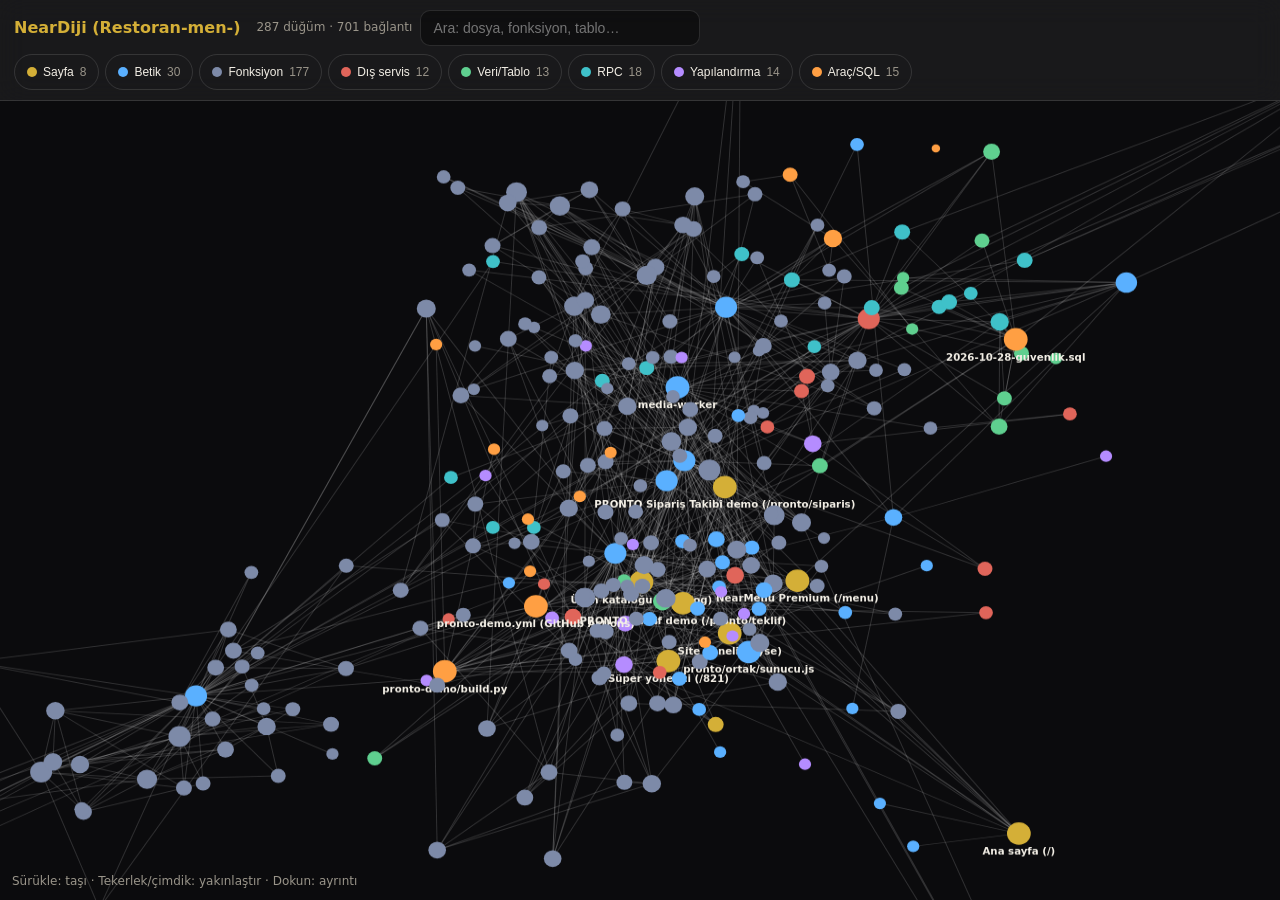
<file: tools/graphify/graph.html>
<!doctype html>
<html lang="tr"><head><meta charset="utf-8">
<meta name="viewport" content="width=device-width,initial-scale=1">
<meta name="robots" content="noindex,nofollow">
<title>NearDiji (Restoran-men-) · Bağlantı Grafiği</title>
<style>
:root{--bg:#0b0b0d;--panel:rgba(255,255,255,.06);--line:rgba(255,255,255,.12);--tx:#f3efe6;--mut:#9a958a;--gold:#d4af37}
*{box-sizing:border-box}html,body{margin:0;height:100%;background:var(--bg);color:var(--tx);font:14px/1.45 system-ui,-apple-system,"Segoe UI",sans-serif;overflow:hidden}
#app{display:flex;flex-direction:column;height:100%}
header{display:flex;flex-wrap:wrap;gap:8px;align-items:center;padding:10px 14px;border-bottom:1px solid var(--line);background:var(--panel);backdrop-filter:blur(14px)}
h1{font-size:16px;margin:0 8px 0 0;color:var(--gold);font-weight:700}
.sub{color:var(--mut);font-size:12px}
input[type=search]{flex:1 1 160px;min-width:0;max-width:280px;padding:9px 12px;border-radius:10px;border:1px solid var(--line);background:rgba(0,0,0,.4);color:var(--tx);font-size:14px}
.chips{display:flex;flex-wrap:wrap;gap:6px}
.chip{display:inline-flex;align-items:center;gap:6px;padding:8px 12px;min-height:36px;border-radius:999px;border:1px solid var(--line);background:transparent;color:var(--tx);cursor:pointer;font-size:12px}
.chip i{width:10px;height:10px;border-radius:50%;display:inline-block}
.chip.off{opacity:.35}
main{position:relative;flex:1;min-height:0}
canvas{position:absolute;inset:0;width:100%;height:100%;touch-action:none;cursor:grab}
#info{position:absolute;right:12px;top:12px;bottom:12px;width:min(340px,calc(100% - 24px));overflow:auto;padding:14px;border-radius:16px;border:1px solid var(--line);background:rgba(15,15,18,.82);backdrop-filter:blur(16px);display:none}
#info.on{display:block}
#info h2{margin:0 0 4px;font-size:16px;color:var(--gold);word-break:break-word}
#info .t{color:var(--mut);font-size:12px;margin-bottom:8px}
#info p{margin:6px 0}
#info ul{margin:6px 0;padding:0;list-style:none}
#info li{padding:7px 0;border-top:1px solid var(--line);cursor:pointer;word-break:break-word}
#info li small{color:var(--mut)}
#close{float:right;background:none;border:0;color:var(--tx);font-size:22px;cursor:pointer;min-width:40px;min-height:40px}
#stat{position:absolute;left:12px;bottom:10px;color:var(--mut);font-size:12px;pointer-events:none}
</style></head><body><div id="app">
<header><h1>NearDiji (Restoran-men-)</h1><span class="sub" id="sub"></span>
<input type="search" id="q" placeholder="Ara: dosya, fonksiyon, tablo…" aria-label="Ara">
<div class="chips" id="chips"></div></header>
<main><canvas id="c"></canvas><div id="stat"></div>
<aside id="info"><button id="close" aria-label="Kapat">×</button><div id="ib"></div></aside></main></div>
<script>
const G={"types":[{"id":"page","name":"Sayfa","color":"#d4af37"},{"id":"js","name":"Betik","color":"#5ab0ff"},{"id":"fn","name":"Fonksiyon","color":"#7d8aa8"},{"id":"ext","name":"Dış servis","color":"#e0655a"},{"id":"data","name":"Veri/Tablo","color":"#5fcf8f"},{"id":"rpc","name":"RPC","color":"#3fc1c9"},{"id":"cfg","name":"Yapılandırma","color":"#b58cff"},{"id":"tool","name":"Araç/SQL","color":"#ff9f43"}],"nodes":[{"id":"home","label":"Ana sayfa (/)","type":"page","desc":"neardiji.com vitrini: ürün kartları, kapsamlı alt bilgi, sabit WhatsApp butonu, KVKK penceresi. Mantık assets/site.js içinde.","file":"index.html","kind":"hub"},{"id":"p404","label":"404 sayfası","type":"page","desc":"Bilinmeyen yollar: neardiji.com/firma → firmanın menüsü (yonlendir.js).","file":"404.html"},{"id":"admin821","label":"Süper yönetici (/821)","type":"page","desc":"Restoran ve katalog kayıtları, abonelik/deneme, sahip ekleme, şifre sıfırlama. noindex, no-store.","file":"821/index.html","kind":"hub"},{"id":"ayse","label":"Site paneli (/ayse)","type":"page","desc":"Ana sayfa içeriğini (site_content) düzenler; yetki am_i_super. noindex, no-store.","file":"ayse/index.html","kind":"hub"},{"id":"katalog","label":"Ürün kataloğu (/katalog)","type":"page","desc":"Katalog düzenleyici/görüntüleyici; yerel React 18.3.1, PDF yazı tipi.","file":"katalog/index.html","kind":"hub"},{"id":"menu","label":"NearMenu Premium (/menu)","type":"page","desc":"QR/NFC dijital menü: menü, kategori, ürün, etkinlik, ziyaret sayacı, çeviri, menü altı bilgi kartı ve NearMenu imzası.","file":"menu/index.html","kind":"hub"},{"id":"site","label":"site.js","type":"js","desc":"Ana sayfa uygulaması (site_content okur). 521 satır, 40 fonksiyon.","file":"assets/site.js"},{"id":"sitedata","label":"site-data.js","type":"js","desc":"ND_DEFAULT varsayılan içerik ve Supabase istemci ayarı. 115 satır, 0 fonksiyon.","file":"assets/site-data.js"},{"id":"liquid","label":"liquid-hero.js","type":"js","desc":"Ana sayfa hero animasyonu. 829 satır, 12 fonksiyon.","file":"assets/liquid-hero.js"},{"id":"eski","label":"eski-link.js","type":"js","desc":"Eski ?r=firma linklerini /firma adresine çevirir. 13 satır, 0 fonksiyon.","file":"assets/eski-link.js"},{"id":"yonlendir","label":"yonlendir.js","type":"js","desc":"404 → firma menüsü yönlendirmesi. 13 satır, 0 fonksiyon.","file":"assets/yonlendir.js"},{"id":"media","label":"media.js","type":"js","desc":"NDMedia: url, parse, put, del, delFolder → media.neardiji.com (R2). 51 satır, 7 fonksiyon.","file":"assets/media.js"},{"id":"qr","label":"qr.js","type":"js","desc":"QR kod üretici. 2394 satır, 13 fonksiyon.","file":"assets/qr.js"},{"id":"react","label":"react-18.3.1.min.js","type":"js","desc":"Yerel React 18.3.1 (CDN bağımlılığı kaldırıldı). 31 satır, 2 fonksiyon.","file":"assets/vendor/react-18.3.1.min.js"},{"id":"reactdom","label":"react-dom-18.3.1.min.js","type":"js","desc":"Yerel ReactDOM 18.3.1. 267 satır, 7 fonksiyon.","file":"assets/vendor/react-dom-18.3.1.min.js"},{"id":"app821","label":"821/app.js","type":"js","desc":"Süper yönetici uygulaması. 923 satır, 36 fonksiyon.","file":"821/app.js"},{"id":"tema821","label":"tema.js","type":"js","desc":"Tema (açık/koyu) ilk boyama, nd821Theme. 1 satır, 0 fonksiyon.","file":"821/tema.js"},{"id":"appayse","label":"ayse/app.js","type":"js","desc":"Site paneli uygulaması. 670 satır, 56 fonksiyon.","file":"ayse/app.js"},{"id":"temaayse","label":"tema.js","type":"js","desc":"Tema ilk boyama. 1 satır, 0 fonksiyon.","file":"ayse/tema.js"},{"id":"appkat","label":"katalog/app.js","type":"js","desc":"Katalog uygulaması (React). 7007 satır, 345 fonksiyon.","file":"katalog/app.js"},{"id":"bulut","label":"bulut.js","type":"js","desc":"window.SH21: giriş, oturum, kaydet, erişim, ziyaret, görsel taşıma. 310 satır, 27 fonksiyon.","file":"katalog/bulut.js"},{"id":"pdffont","label":"pdf-font.js","type":"js","desc":"PDF için gömülü yazı tipi (PDF_FONT_GZIP_B64). 2 satır, 0 fonksiyon.","file":"katalog/pdf-font.js"},{"id":"appmenu","label":"menu/app.js","type":"js","desc":"Menü uygulaması. 8737 satır, 228 fonksiyon.","file":"menu/app.js"},{"id":"sb","label":"Supabase","type":"ext","desc":"Auth (auth/v1), REST ve RPC. Tek proje."},{"id":"r2_menu","label":"R2: neardiji-menu","type":"ext","desc":"menu-media: görsel ve video, en fazla 20 MB (MENU bağlama)."},{"id":"r2_kat","label":"R2: neardiji-katalog","type":"ext","desc":"catalog-media: görsel, en fazla 10 MB (KATALOG bağlama)."},{"id":"r2_site","label":"R2: neardiji-site","type":"ext","desc":"site-media: görsel, en fazla 8 MB (SITE bağlama)."},{"id":"r2","label":"R2: neardiji-media (eski)","type":"ext","desc":"Geçiş dönemi yalnız okuma yedeği (LEGACY). Doğrulanınca kaldırılacak."},{"id":"ai","label":"Workers AI","type":"ext","desc":"Menü çevirisi: llama-3.3-70b-instruct (AI bağlama)."},{"id":"cf","label":"Cloudflare Workers (neardiji)","type":"ext","desc":"Statik site yayını; GitHub main push → otomatik."},{"id":"fonts","label":"Google Fonts","type":"ext","desc":"Sayfa yazı tipleri."},{"id":"wa","label":"WhatsApp (wa.me)","type":"ext","desc":"Yöneticiden müşteriye paylaşım."},{"id":"t_restaurants","label":"restaurants","type":"data","desc":"Restoran kayıtları; anon okuma kapalı, authenticated için sütun bazlı izin."},{"id":"t_catalogs","label":"catalogs","type":"data","desc":"Katalog kayıtları; sütun bazlı izin."},{"id":"t_site_content","label":"site_content","type":"data","desc":"Ana sayfa içeriği."},{"id":"t_products","label":"products","type":"data","desc":"Menü ürünleri."},{"id":"t_categories","label":"categories","type":"data","desc":"Menü kategorileri."},{"id":"t_events","label":"events","type":"data","desc":"Menü etkinlikleri."},{"id":"t_visit_seen","label":"visit_seen","type":"data","desc":"private şeması: günlük tekil ziyaret."},{"id":"t_app_salt","label":"app_salt","type":"data","desc":"private şeması: ziyaret anahtarı tuzu."},{"id":"r_get_menu","label":"get_menu()","type":"rpc","desc":"Slug ile menüyü döndürür (anon)."},{"id":"r_menu_version","label":"menu_version()","type":"rpc","desc":"Menü sürümü; değişiklik kontrolü."},{"id":"r_get_my_access","label":"get_my_access()","type":"rpc","desc":"Kullanıcının restoran yetkisi."},{"id":"r_tenant_state","label":"tenant_state()","type":"rpc","desc":"Abonelik/deneme durumu."},{"id":"r_track_visit","label":"track_visit()","type":"rpc","desc":"Menü ziyaret sayacı."},{"id":"r_get_catalog","label":"get_catalog()","type":"rpc","desc":"Slug ile katalog (anon)."},{"id":"r_get_catalog_access","label":"get_catalog_access()","type":"rpc","desc":"Katalog yetkisi."},{"id":"r_track_catalog_visit","label":"track_catalog_visit()","type":"rpc","desc":"Katalog ziyaret sayacı."},{"id":"r_am_i_super","label":"am_i_super()","type":"rpc","desc":"Süper yönetici mi?"},{"id":"r_media_can_write","label":"media_can_write()","type":"rpc","desc":"Medya yazma yetkisi (Worker sorar)."},{"id":"r_admin_list_restaurants","label":"admin_list_restaurants()","type":"rpc","desc":""},{"id":"r_admin_create_restaurant","label":"admin_create_restaurant()","type":"rpc","desc":""},{"id":"r_admin_add_owner","label":"admin_add_owner()","type":"rpc","desc":""},{"id":"r_catalog_admin_list","label":"catalog_admin_list()","type":"rpc","desc":""},{"id":"r_catalog_admin_create","label":"catalog_admin_create()","type":"rpc","desc":""},{"id":"r_catalog_admin_add_owner","label":"catalog_admin_add_owner()","type":"rpc","desc":""},{"id":"r_admin_reset_password","label":"admin_reset_password()","type":"rpc","desc":""},{"id":"r_first_visit_today","label":"first_visit_today()","type":"rpc","desc":"private: günde bir kez sayım."},{"id":"worker","label":"media-worker","type":"js","desc":"media.neardiji.com: GET/HEAD önbellekli okuma (Range), PUT/DELETE yetkili yazma, klasör silme, /translate çeviri, CORS.","file":"cloudflare/media-worker/src/index.js","kind":"hub"},{"id":"w_r2get","label":"r2get()","type":"fn","desc":"","file":"cloudflare/media-worker/src/index.js","line":24},{"id":"w_r2head","label":"r2head()","type":"fn","desc":"","file":"cloudflare/media-worker/src/index.js","line":29},{"id":"w_cors","label":"cors()","type":"fn","desc":"","file":"cloudflare/media-worker/src/index.js","line":41},{"id":"w_json","label":"json()","type":"fn","desc":"","file":"cloudflare/media-worker/src/index.js","line":53},{"id":"w_canWrite","label":"canWrite()","type":"fn","desc":"","file":"cloudflare/media-worker/src/index.js","line":57},{"id":"w_sessionUser","label":"sessionUser()","type":"fn","desc":"","file":"cloudflare/media-worker/src/index.js","line":70},{"id":"w_trAllowed","label":"trAllowed()","type":"fn","desc":"","file":"cloudflare/media-worker/src/index.js","line":85},{"id":"w_translate","label":"translate()","type":"fn","desc":"","file":"cloudflare/media-worker/src/index.js","line":91},{"id":"w_rangeFromCache","label":"rangeFromCache()","type":"fn","desc":"","file":"cloudflare/media-worker/src/index.js","line":128},{"id":"w_deleteFolder","label":"deleteFolder()","type":"fn","desc":"","file":"cloudflare/media-worker/src/index.js","line":167},{"id":"wrangler","label":"wrangler.jsonc","type":"cfg","desc":"Statik site Worker yapılandırması.","file":"wrangler.jsonc"},{"id":"workercfg","label":"wrangler.toml","type":"cfg","desc":"media.neardiji.com; R2 MENU, KATALOG, SITE, LEGACY ve AI bağlamaları.","file":"cloudflare/media-worker/wrangler.toml"},{"id":"headers","label":"_headers","type":"cfg","desc":"Güvenlik başlıkları (X-Frame-Options SAMEORIGIN), önbellek, /821 ve /ayse noindex.","file":"_headers"},{"id":"assetsignore","label":".assetsignore","type":"cfg","desc":"tools, cloudflare, *.md yayına girmez.","file":".assetsignore"},{"id":"cname","label":"CNAME","type":"cfg","desc":"neardiji.com","file":"CNAME"},{"id":"manifest","label":"site.webmanifest","type":"cfg","desc":"PWA bildirimi.","file":"site.webmanifest"},{"id":"gecis","label":"GECIS.md","type":"cfg","desc":"Supabase Storage → R2 geçiş notları.","file":"cloudflare/GECIS.md"},{"id":"spec_vade","label":"SPEC-vade.md","type":"cfg","desc":"TL vade: tek oran, iskontodan sonra, etiket \"Peşin\".","file":"katalog/SPEC-vade.md"},{"id":"icons","label":"assets/icons","type":"data","desc":"Favicon ve PWA ikonları.","file":"assets/icons"},{"id":"menudemo","label":"menu/demo","type":"data","desc":"Demo ürün görselleri (.webp).","file":"menu/demo"},{"id":"urunler","label":"katalog/urunler","type":"data","desc":"Katalog ürün görselleri: aqua, atlantis, bien, eva, icon, lego, moon, part, royal.","file":"katalog/urunler"},{"id":"sh21","label":"sh21-bulut.py","type":"tool","desc":"Katalog sayfasına bulut katmanı yaması (eski; React artık yerel).","file":"tools/sh21-bulut.py"},{"id":"sql_ab","label":"abonelik.sql","type":"tool","desc":"restaurants ve catalogs: paid_until.","file":"tools/sql/abonelik.sql"},{"id":"sql_gv","label":"2026-10-28-guvenlik.sql","type":"tool","desc":"get_menu/menu_version/get_catalog RPC, anon okuma iptali, sütun bazlı izinler, ziyaret sayacı, tablo kısıtları.","file":"tools/sql/2026-10-28-guvenlik.sql","kind":"hub"},{"id":"pronto","label":"PRONTO Teklif demo (/pronto/teklif)","type":"page","desc":"Teklif uygulamasının demosu. Ağa çıkmaz; veri ortak demo deposunda.","file":"pronto/teklif/index.html","kind":"hub"},{"id":"pr_sip","label":"PRONTO Sipariş Takibi demo (/pronto/siparis)","type":"page","desc":"Sipariş takibi uygulamasının demosu (~11700 satır). Teklif demosuyla aynı veriyi paylaşır.","file":"pronto/siparis/index.html","kind":"hub"},{"id":"pr_sunucu","label":"pronto/ortak/sunucu.js","type":"js","desc":"Ortak demo sunucusu (ProntoDemo): IndexedDB near_pronto_demo, sekmeler arası BroadcastChannel, ortak örnek senaryo.","file":"pronto/ortak/sunucu.js","kind":"hub"},{"id":"pr_gorsel","label":"pronto/ortak/gorseller.js","type":"js","desc":"İki demonun ortak görselleri.","file":"pronto/ortak/gorseller.js"},{"id":"pr_demo","label":"pronto/teklif/demo.js","type":"js","desc":"Teklif demo katmanı.","file":"pronto/teklif/demo.js"},{"id":"pr_sdemo","label":"pronto/siparis/demo.js","type":"js","desc":"Sipariş Takibi demo katmanı.","file":"pronto/siparis/demo.js"},{"id":"pr_sbdemo","label":"supabase-demo.js","type":"js","desc":"Tarayıcı içi sahte Supabase: sorgu zinciri, sunucu fonksiyonları, fotoğraf deposu, oturum, canlı kanal.","file":"pronto/siparis/supabase-demo.js"},{"id":"pr_lib","label":"pronto/siparis/lib","type":"js","desc":"Sabit sürümlü PDF/Excel kütüphaneleri: html2canvas, jsPDF, pdfmake, xlsx.","file":"pronto/siparis/lib"},{"id":"pr_adres","label":"pronto/teklif/adres","type":"data","desc":"81 il için il/ilçe/mahalle JSON; yalnızca seçilen il indirilir.","file":"pronto/teklif/adres"},{"id":"pr_build","label":"pronto-demo/build.py","type":"tool","desc":"Gerçek PRONTO uygulamalarını demoya dönüştürür (teklif, siparis): Supabase değerlerini demo yapar, CSP sunucu bağlantısını kapatır, OFISCHI yerine NEAR logoları, ortak depo ve demo katmanı ekler. Beklenen metin yoksa durur.","file":"tools/pronto-demo/build.py","kind":"hub"},{"id":"pr_wf","label":"pronto-demo.yml (GitHub Actions)","type":"tool","desc":"Her gün 06:17: PRONTO ve OF-SCH-PRONTO repolarını çeker, build.py çalıştırır, değiştiyse main'e yazar → otomatik yayın.","file":".github/workflows/pronto-demo.yml","kind":"hub"},{"id":"pr_src_t","label":"ofischi/PRONTO","type":"ext","desc":"Gerçek Teklif uygulaması (kaynak repo, değiştirilmez)."},{"id":"pr_src_s","label":"ofischi/OF-SCH-PRONTO","type":"ext","desc":"Gerçek Sipariş Takibi uygulaması (kaynak repo, değiştirilmez)."},{"id":"gh","label":"GitHub Actions","type":"ext","desc":"Zamanlanmış iş akışı."},{"id":"app821::toast","label":"toast()","type":"fn","desc":"","file":"821/app.js","line":19},{"id":"app821::safeGet","label":"safeGet()","type":"fn","desc":"","file":"821/app.js","line":27},{"id":"app821::safeSet","label":"safeSet()","type":"fn","desc":"","file":"821/app.js","line":28},{"id":"app821::safeDel","label":"safeDel()","type":"fn","desc":"","file":"821/app.js","line":29},{"id":"app821::slugify","label":"slugify()","type":"fn","desc":"","file":"821/app.js","line":31},{"id":"app821::menuUrl","label":"menuUrl()","type":"fn","desc":"","file":"821/app.js","line":41},{"id":"app821::katalogUrl","label":"katalogUrl()","type":"fn","desc":"","file":"821/app.js","line":47},{"id":"app821::fmtDate","label":"fmtDate()","type":"fn","desc":"","file":"821/app.js","line":76},{"id":"app821::daysLeft","label":"daysLeft()","type":"fn","desc":"","file":"821/app.js","line":82},{"id":"app821::isoPlus","label":"isoPlus()","type":"fn","desc":"","file":"821/app.js","line":90},{"id":"app821::copyText","label":"copyText()","type":"fn","desc":"","file":"821/app.js","line":95},{"id":"app821::storeSession","label":"storeSession()","type":"fn","desc":"","file":"821/app.js","line":114},{"id":"app821::authReq","label":"authReq()","type":"fn","desc":"","file":"821/app.js","line":119},{"id":"app821::toSession","label":"toSession()","type":"fn","desc":"","file":"821/app.js","line":131},{"id":"app821::ensureFresh","label":"ensureFresh()","type":"fn","desc":"","file":"821/app.js","line":136},{"id":"app821::sb","label":"sb()","type":"fn","desc":"","file":"821/app.js","line":146},{"id":"app821::statusOf","label":"statusOf()","type":"fn","desc":"","file":"821/app.js","line":172},{"id":"app821::endOf","label":"endOf()","type":"fn","desc":"","file":"821/app.js","line":182},{"id":"app821::endingSoon","label":"endingSoon()","type":"fn","desc":"","file":"821/app.js","line":183},{"id":"app821::render","label":"render()","type":"fn","desc":"","file":"821/app.js","line":193},{"id":"app821::renderLogin","label":"renderLogin()","type":"fn","desc":"","file":"821/app.js","line":213},{"id":"app821::themeBtn","label":"themeBtn()","type":"fn","desc":"","file":"821/app.js","line":251},{"id":"app821::showErr","label":"showErr()","type":"fn","desc":"","file":"821/app.js","line":264},{"id":"app821::renderApp","label":"renderApp()","type":"fn","desc":"","file":"821/app.js","line":269},{"id":"app821::renderCard","label":"renderCard()","type":"fn","desc":"","file":"821/app.js","line":349},{"id":"app821::renderModal","label":"renderModal()","type":"fn","desc":"","file":"821/app.js","line":398},{"id":"app821::shareText","label":"shareText()","type":"fn","desc":"","file":"821/app.js","line":564},{"id":"app821::bindLogin","label":"bindLogin()","type":"fn","desc":"","file":"821/app.js","line":594},{"id":"app821::afterLogin","label":"afterLogin()","type":"fn","desc":"","file":"821/app.js","line":633},{"id":"app821::loadRestaurants","label":"loadRestaurants()","type":"fn","desc":"","file":"821/app.js","line":663},{"id":"app821::reload","label":"reload()","type":"fn","desc":"","file":"821/app.js","line":670},{"id":"app821::bindApp","label":"bindApp()","type":"fn","desc":"","file":"821/app.js","line":679},{"id":"app821::openCreate","label":"openCreate()","type":"fn","desc":"","file":"821/app.js","line":724},{"id":"app821::readForm","label":"readForm()","type":"fn","desc":"","file":"821/app.js","line":730},{"id":"app821::closeModal","label":"closeModal()","type":"fn","desc":"","file":"821/app.js","line":741},{"id":"app821::bindModal","label":"bindModal()","type":"fn","desc":"","file":"821/app.js","line":748},{"id":"appayse::clone","label":"clone()","type":"fn","desc":"","file":"ayse/app.js","line":7},{"id":"appayse::toast","label":"toast()","type":"fn","desc":"","file":"ayse/app.js","line":8},{"id":"appayse::lsGet","label":"lsGet()","type":"fn","desc":"","file":"ayse/app.js","line":9},{"id":"appayse::lsSet","label":"lsSet()","type":"fn","desc":"","file":"ayse/app.js","line":10},{"id":"appayse::lsDel","label":"lsDel()","type":"fn","desc":"","file":"ayse/app.js","line":11},{"id":"appayse::uid","label":"uid()","type":"fn","desc":"","file":"ayse/app.js","line":12},{"id":"appayse::merge","label":"merge()","type":"fn","desc":"","file":"ayse/app.js","line":13},{"id":"appayse::storeSession","label":"storeSession()","type":"fn","desc":"","file":"ayse/app.js","line":26},{"id":"appayse::toSession","label":"toSession()","type":"fn","desc":"","file":"ayse/app.js","line":27},{"id":"appayse::authReq","label":"authReq()","type":"fn","desc":"","file":"ayse/app.js","line":28},{"id":"appayse::ensureFresh","label":"ensureFresh()","type":"fn","desc":"","file":"ayse/app.js","line":36},{"id":"appayse::sb","label":"sb()","type":"fn","desc":"","file":"ayse/app.js","line":42},{"id":"appayse::render","label":"render()","type":"fn","desc":"","file":"ayse/app.js","line":58},{"id":"appayse::loginHTML","label":"loginHTML()","type":"fn","desc":"","file":"ayse/app.js","line":66},{"id":"appayse::bindLogin","label":"bindLogin()","type":"fn","desc":"","file":"ayse/app.js","line":75},{"id":"appayse::newPwHTML","label":"newPwHTML()","type":"fn","desc":"","file":"ayse/app.js","line":93},{"id":"appayse::bindNewPw","label":"bindNewPw()","type":"fn","desc":"","file":"ayse/app.js","line":100},{"id":"appayse::afterLogin","label":"afterLogin()","type":"fn","desc":"","file":"ayse/app.js","line":112},{"id":"appayse::fixFooter","label":"fixFooter()","type":"fn","desc":"","file":"ayse/app.js","line":134},{"id":"appayse::getP","label":"getP()","type":"fn","desc":"","file":"ayse/app.js","line":140},{"id":"appayse::setP","label":"setP()","type":"fn","desc":"","file":"ayse/app.js","line":141},{"id":"appayse::inp","label":"inp()","type":"fn","desc":"","file":"ayse/app.js","line":143},{"id":"appayse::imgField","label":"imgField()","type":"fn","desc":"","file":"ayse/app.js","line":151},{"id":"appayse::appHTML","label":"appHTML()","type":"fn","desc":"","file":"ayse/app.js","line":166},{"id":"appayse::logoSrc","label":"logoSrc()","type":"fn","desc":"","file":"ayse/app.js","line":280},{"id":"appayse::logoInvert","label":"logoInvert()","type":"fn","desc":"","file":"ayse/app.js","line":281},{"id":"appayse::logoPrevItem","label":"logoPrevItem()","type":"fn","desc":"","file":"ayse/app.js","line":285},{"id":"appayse::logoField","label":"logoField()","type":"fn","desc":"","file":"ayse/app.js","line":291},{"id":"appayse::rangeF","label":"rangeF()","type":"fn","desc":"","file":"ayse/app.js","line":305},{"id":"appayse::clientHTML","label":"clientHTML()","type":"fn","desc":"","file":"ayse/app.js","line":309},{"id":"appayse::statusPill","label":"statusPill()","type":"fn","desc":"","file":"ayse/app.js","line":319},{"id":"appayse::projHTML","label":"projHTML()","type":"fn","desc":"","file":"ayse/app.js","line":325},{"id":"appayse::miniSection","label":"miniSection()","type":"fn","desc":"","file":"ayse/app.js","line":347},{"id":"appayse::dirty","label":"dirty()","type":"fn","desc":"","file":"ayse/app.js","line":359},{"id":"appayse::updateStatus","label":"updateStatus()","type":"fn","desc":"","file":"ayse/app.js","line":360},{"id":"appayse::rerender","label":"rerender()","type":"fn","desc":"","file":"ayse/app.js","line":369},{"id":"appayse::bindApp","label":"bindApp()","type":"fn","desc":"","file":"ayse/app.js","line":374},{"id":"appayse::backupDown","label":"backupDown()","type":"fn","desc":"","file":"ayse/app.js","line":429},{"id":"appayse::backupUp","label":"backupUp()","type":"fn","desc":"","file":"ayse/app.js","line":436},{"id":"appayse::observeSections","label":"observeSections()","type":"fn","desc":"","file":"ayse/app.js","line":459},{"id":"appayse::enableDrag","label":"enableDrag()","type":"fn","desc":"","file":"ayse/app.js","line":470},{"id":"appayse::move","label":"move()","type":"fn","desc":"","file":"ayse/app.js","line":479},{"id":"appayse::onScroll","label":"onScroll()","type":"fn","desc":"","file":"ayse/app.js","line":490},{"id":"appayse::up","label":"up()","type":"fn","desc":"","file":"ayse/app.js","line":492},{"id":"appayse::clientName","label":"clientName()","type":"fn","desc":"","file":"ayse/app.js","line":502},{"id":"appayse::uploadSiteMedia","label":"uploadSiteMedia()","type":"fn","desc":"","file":"ayse/app.js","line":506},{"id":"appayse::pickClientLogos","label":"pickClientLogos()","type":"fn","desc":"","file":"ayse/app.js","line":513},{"id":"appayse::pickImage","label":"pickImage()","type":"fn","desc":"","file":"ayse/app.js","line":535},{"id":"appayse::prepLogo","label":"prepLogo()","type":"fn","desc":"","file":"ayse/app.js","line":551},{"id":"appayse::px","label":"px()","type":"fn","desc":"","file":"ayse/app.js","line":562},{"id":"appayse::dist","label":"dist()","type":"fn","desc":"","file":"ayse/app.js","line":565},{"id":"appayse::prepImage","label":"prepImage()","type":"fn","desc":"","file":"ayse/app.js","line":602},{"id":"appayse::siteMediaUrls","label":"siteMediaUrls()","type":"fn","desc":"","file":"ayse/app.js","line":625},{"id":"appayse::removeUnusedMedia","label":"removeUnusedMedia()","type":"fn","desc":"","file":"ayse/app.js","line":630},{"id":"appayse::save","label":"save()","type":"fn","desc":"","file":"ayse/app.js","line":639},{"id":"appayse::logout","label":"logout()","type":"fn","desc":"","file":"ayse/app.js","line":655},{"id":"site::safeHref","label":"safeHref()","type":"fn","desc":"","file":"assets/site.js","line":6},{"id":"site::isExternal","label":"isExternal()","type":"fn","desc":"","file":"assets/site.js","line":13},{"id":"site::merge","label":"merge()","type":"fn","desc":"","file":"assets/site.js","line":14},{"id":"site::theme","label":"theme()","type":"fn","desc":"","file":"assets/site.js","line":33},{"id":"site::logoSrc","label":"logoSrc()","type":"fn","desc":"","file":"assets/site.js","line":39},{"id":"site::logoInvert","label":"logoInvert()","type":"fn","desc":"","file":"assets/site.js","line":43},{"id":"site::logoVariant","label":"logoVariant()","type":"fn","desc":"","file":"assets/site.js","line":49},{"id":"site::heroSrc","label":"heroSrc()","type":"fn","desc":"","file":"assets/site.js","line":74},{"id":"site::initHero","label":"initHero()","type":"fn","desc":"","file":"assets/site.js","line":80},{"id":"site::setTheme","label":"setTheme()","type":"fn","desc":"","file":"assets/site.js","line":90},{"id":"site::headlineHTML","label":"headlineHTML()","type":"fn","desc":"","file":"assets/site.js","line":107},{"id":"site::linkAttrs","label":"linkAttrs()","type":"fn","desc":"","file":"assets/site.js","line":115},{"id":"site::cta","label":"cta()","type":"fn","desc":"","file":"assets/site.js","line":116},{"id":"site::renderBrand","label":"renderBrand()","type":"fn","desc":"","file":"assets/site.js","line":121},{"id":"site::fillLogo","label":"fillLogo()","type":"fn","desc":"","file":"assets/site.js","line":122},{"id":"site::waLink","label":"waLink()","type":"fn","desc":"","file":"assets/site.js","line":135},{"id":"site::igLink","label":"igLink()","type":"fn","desc":"","file":"assets/site.js","line":141},{"id":"site::socialLink","label":"socialLink()","type":"fn","desc":"","file":"assets/site.js","line":151},{"id":"site::render","label":"render()","type":"fn","desc":"","file":"assets/site.js","line":164},{"id":"site::mapLink","label":"mapLink()","type":"fn","desc":"","file":"assets/site.js","line":222},{"id":"site::ftCol","label":"ftCol()","type":"fn","desc":"","file":"assets/site.js","line":226},{"id":"site::renderFooter","label":"renderFooter()","type":"fn","desc":"","file":"assets/site.js","line":234},{"id":"site::openPrivacy","label":"openPrivacy()","type":"fn","desc":"","file":"assets/site.js","line":271},{"id":"site::stockFor","label":"stockFor()","type":"fn","desc":"","file":"assets/site.js","line":296},{"id":"site::renderProjects","label":"renderProjects()","type":"fn","desc":"","file":"assets/site.js","line":306},{"id":"site::ccGo","label":"ccGo()","type":"fn","desc":"","file":"assets/site.js","line":333},{"id":"site::ccLayout","label":"ccLayout()","type":"fn","desc":"","file":"assets/site.js","line":338},{"id":"site::ccInfo","label":"ccInfo()","type":"fn","desc":"","file":"assets/site.js","line":362},{"id":"site::ccStop","label":"ccStop()","type":"fn","desc":"","file":"assets/site.js","line":371},{"id":"site::ccStart","label":"ccStart()","type":"fn","desc":"","file":"assets/site.js","line":372},{"id":"site::ccBind","label":"ccBind()","type":"fn","desc":"","file":"assets/site.js","line":377},{"id":"site::renderClients","label":"renderClients()","type":"fn","desc":"","file":"assets/site.js","line":414},{"id":"site::cfLayout","label":"cfLayout()","type":"fn","desc":"","file":"assets/site.js","line":427},{"id":"site::cfGo","label":"cfGo()","type":"fn","desc":"","file":"assets/site.js","line":446},{"id":"site::cfStop","label":"cfStop()","type":"fn","desc":"","file":"assets/site.js","line":447},{"id":"site::cfStart","label":"cfStart()","type":"fn","desc":"","file":"assets/site.js","line":448},{"id":"site::cfBind","label":"cfBind()","type":"fn","desc":"","file":"assets/site.js","line":453},{"id":"site::end","label":"end()","type":"fn","desc":"","file":"assets/site.js","line":474},{"id":"site::observeReveal","label":"observeReveal()","type":"fn","desc":"","file":"assets/site.js","line":489},{"id":"site::fetchContent","label":"fetchContent()","type":"fn","desc":"","file":"assets/site.js","line":494},{"id":"bulut::lsGet","label":"lsGet()","type":"fn","desc":"","file":"katalog/bulut.js","line":20},{"id":"bulut::lsSet","label":"lsSet()","type":"fn","desc":"","file":"katalog/bulut.js","line":21},{"id":"bulut::lsDel","label":"lsDel()","type":"fn","desc":"","file":"katalog/bulut.js","line":22},{"id":"bulut::storeSession","label":"storeSession()","type":"fn","desc":"","file":"katalog/bulut.js","line":25},{"id":"bulut::toSession","label":"toSession()","type":"fn","desc":"","file":"katalog/bulut.js","line":26},{"id":"bulut::esc","label":"esc()","type":"fn","desc":"","file":"katalog/bulut.js","line":30},{"id":"bulut::authReq","label":"authReq()","type":"fn","desc":"","file":"katalog/bulut.js","line":32},{"id":"bulut::ensureFresh","label":"ensureFresh()","type":"fn","desc":"","file":"katalog/bulut.js","line":40},{"id":"bulut::sb","label":"sb()","type":"fn","desc":"","file":"katalog/bulut.js","line":48},{"id":"bulut::fatal","label":"fatal()","type":"fn","desc":"","file":"katalog/bulut.js","line":67},{"id":"bulut::loadRecord","label":"loadRecord()","type":"fn","desc":"","file":"katalog/bulut.js","line":100},{"id":"bulut::dataUrlToBlob","label":"dataUrlToBlob()","type":"fn","desc":"","file":"katalog/bulut.js","line":107},{"id":"bulut::sha","label":"sha()","type":"fn","desc":"","file":"katalog/bulut.js","line":115},{"id":"bulut::uploadDataUrl","label":"uploadDataUrl()","type":"fn","desc":"","file":"katalog/bulut.js","line":120},{"id":"bulut::moveImages","label":"moveImages()","type":"fn","desc":"","file":"katalog/bulut.js","line":131},{"id":"bulut::mediaUrls","label":"mediaUrls()","type":"fn","desc":"","file":"katalog/bulut.js","line":139},{"id":"bulut::removeUnusedImages","label":"removeUnusedImages()","type":"fn","desc":"","file":"katalog/bulut.js","line":144},{"id":"bulut::canEdit","label":"canEdit()","type":"fn","desc":"","file":"katalog/bulut.js","line":155},{"id":"bulut::doSave","label":"doSave()","type":"fn","desc":"","file":"katalog/bulut.js","line":156},{"id":"bulut::save","label":"save()","type":"fn","desc":"","file":"katalog/bulut.js","line":171},{"id":"bulut::loadAccess","label":"loadAccess()","type":"fn","desc":"","file":"katalog/bulut.js","line":204},{"id":"bulut::askNewPassword","label":"askNewPassword()","type":"fn","desc":"","file":"katalog/bulut.js","line":210},{"id":"bulut::login","label":"login()","type":"fn","desc":"","file":"katalog/bulut.js","line":236},{"id":"bulut::requireAdmin","label":"requireAdmin()","type":"fn","desc":"","file":"katalog/bulut.js","line":271},{"id":"bulut::logout","label":"logout()","type":"fn","desc":"","file":"katalog/bulut.js","line":281},{"id":"bulut::translate","label":"translate()","type":"fn","desc":"","file":"katalog/bulut.js","line":288},{"id":"media::enc","label":"enc()","type":"fn","desc":"","file":"assets/media.js","line":8},{"id":"media::url","label":"url()","type":"fn","desc":"","file":"assets/media.js","line":9},{"id":"media::parse","label":"parse()","type":"fn","desc":"","file":"assets/media.js","line":12},{"id":"media::fail","label":"fail()","type":"fn","desc":"","file":"assets/media.js","line":21},{"id":"media::put","label":"put()","type":"fn","desc":"","file":"assets/media.js","line":29},{"id":"media::del","label":"del()","type":"fn","desc":"","file":"assets/media.js","line":36},{"id":"media::delFolder","label":"delFolder()","type":"fn","desc":"","file":"assets/media.js","line":44},{"id":"f:assets_sb_config_js","label":"assets/sb-config.js","type":"js","desc":"Supabase bağlantısı — TEK KAYNAK. Anahtar döndürülürse sadece burası ve cloudflare/media-worker/wrangler.toml (sunucu tarafı) güncellenir. Publishable anahtar tarayıcıda bulunabilir.","file":"assets/sb-config.js"},{"id":"f:assets_giris_js","label":"assets/giris.js","type":"js","desc":"NearDiji — ortak giriş ekranı. Kullanım: html = NDGiris.sayfa(icerik, { form, formId, kapat }) icerik: NDGiris.baslik(...) + NDGiris.alan(...) + NDGiris.buton(...) + NDGiris.hata(id) ... ekrana koyduktan sonra NDGiris.bagla(kok) — arka plan, 3D eğilme, şifre göster/gizle. Arka plan: kenarlardan merkeze akan noktalı eğriler ve üzerlerinde ilerleyen parçacıklar; tıklanan yerden dalga yayılır. Tek canvas sayfa boyunca…","file":"assets/giris.js"},{"id":"f:821_manifest_webmanifest","label":"821/manifest.webmanifest","type":"cfg","desc":"Uygulama olarak yükleme (PWA) manifesti: NearDiji Süper Panel. Ana ekrana eklenince bu ad ve simge kullanılır.","file":"821/manifest.webmanifest"},{"id":"f:ayse_manifest_webmanifest","label":"ayse/manifest.webmanifest","type":"cfg","desc":"Uygulama olarak yükleme (PWA) manifesti: NearDiji Site Paneli. Ana ekrana eklenince bu ad ve simge kullanılır.","file":"ayse/manifest.webmanifest"},{"id":"f:assets_cerez_js","label":"assets/cerez.js","type":"js","desc":"Çerez onay penceresi — neardiji.com herkese açık sayfaları. Zorunlu tarayıcı kayıtları her zaman açık. Ziyaret istatistiği (Cloudflare Web Analytics, çerezsiz) yalnızca ziyaretçi izin verirse yüklenir. Tercih 12 ay saklanır; [data-cerez-ayar] öğeleri pencereyi yeniden açar. Pencere sadece <script data-pencere> ile yüklenen sayfada (ana site) çıkar; menü ve kataloglarda pencere çıkmaz, ziyaretçi ana sitede izin verdi…","file":"assets/cerez.js"},{"id":"f:assets_uygulama_js","label":"assets/uygulama.js","type":"js","desc":"NearDiji — \"uygulama olarak yükle\" ayarı. Her müşteri sayfası (menü, katalog) kendi adıyla ana ekrana eklenir: \"Kahve Durağı\", \"NEAR Katalog\" gibi. Kullanım: NDUygulama.ayarla({ ad, kisaAd, baslangic, tema, arka }) ad : uygulama adı (ana ekranda görünür) baslangic : açılış adresi, örn. \"/menu/?r=xfirma\" Sayfadaki <link rel=\"manifest\"> bu bilgilerle üretilen bir manifest'e çevrilir (aynı kaynaktan blob adresi). iPhon…","file":"assets/uygulama.js"},{"id":"f:assets_abonelik_js","label":"assets/abonelik.js","type":"js","desc":"İşletme panelleri (NearMenu, katalog) için abonelik kartı. Veri: get_my_access / get_catalog_access → subscription + support (sadece üye ya da süper yöneticiye döner). NDAbonelik.html(sub, support) → güvenli (kaçışlı) HTML metni.","file":"assets/abonelik.js"},{"id":"f:katalog_manifest_webmanifest","label":"katalog/manifest.webmanifest","type":"cfg","desc":"Uygulama olarak yükleme (PWA) manifesti: Ürün Kataloğu. Ana ekrana eklenince bu ad ve simge kullanılır.","file":"katalog/manifest.webmanifest"},{"id":"f:menu_manifest_webmanifest","label":"menu/manifest.webmanifest","type":"cfg","desc":"Uygulama olarak yükleme (PWA) manifesti: NearMenu. Ana ekrana eklenince bu ad ve simge kullanılır.","file":"menu/manifest.webmanifest"},{"id":"f:pronto_ortak_rehber_js","label":"pronto/ortak/rehber.js","type":"js","desc":"PRONTO DEMO · REHBERLİK TURU (iki demo ortak) NearRehber.kur({ anahtar, ad, metin, hazir, adimlar }) adimlar(): [{ sel, t, p, git }] sel: virgüllü seçici, görünen ilk öğe hedeflenir git(): adımdan önce ekranı hazırlar (sayfa değiştirir, açık pencereyi kapatır)","file":"pronto/ortak/rehber.js"},{"id":"f:pronto_siparis_manifest_webmanifest","label":"pronto/siparis/manifest.webmanifest","type":"cfg","desc":"Uygulama olarak yükleme (PWA) manifesti: PRONTO Sipariş Takibi · Demo. Ana ekrana eklenince bu ad ve simge kullanılır.","file":"pronto/siparis/manifest.webmanifest"},{"id":"f:pronto_teklif_manifest_webmanifest","label":"pronto/teklif/manifest.webmanifest","type":"cfg","desc":"Uygulama olarak yükleme (PWA) manifesti: PRONTO Teklif · Demo. Ana ekrana eklenince bu ad ve simge kullanılır.","file":"pronto/teklif/manifest.webmanifest"},{"id":"f:tools_pronto_demo_gorseller_js","label":"tools/pronto-demo/gorseller.js","type":"tool","desc":"NEAR demo: gömülü logo ve örnek ürün görselleri (Unsplash lisansı)","file":"tools/pronto-demo/gorseller.js"},{"id":"f:tools_pronto_demo_ortak_js","label":"tools/pronto-demo/ortak.js","type":"tool","desc":"PRONTO DEMO · ORTAK DEPO (Teklif ↔ Sipariş Takibi) İki demo aynı sitede çalışır; bu dosya ikisinin ortak \"sunucusu\"dur. - Veriler bu tarayıcının IndexedDB'sinde (near_pronto_demo) tutulur - Bir sekmede yapılan değişiklik BroadcastChannel ile diğer sekmelere anında gider - Örnek senaryo (müşteriler, katalog, teklifler, siparişler) burada tanımlıdır; iki uygulama da aynı senaryodan beslenir, numaralar ve durumlar birb…","file":"tools/pronto-demo/ortak.js"},{"id":"f:tools_pronto_demo_rehber_js","label":"tools/pronto-demo/rehber.js","type":"tool","desc":"PRONTO DEMO · REHBERLİK TURU (iki demo ortak) NearRehber.kur({ anahtar, ad, metin, hazir, adimlar }) adimlar(): [{ sel, t, p, git }] sel: virgüllü seçici, görünen ilk öğe hedeflenir git(): adımdan önce ekranı hazırlar (sayfa değiştirir, açık pencereyi kapatır)","file":"tools/pronto-demo/rehber.js"},{"id":"f:tools_pronto_demo_siparis_demo_js","label":"tools/pronto-demo/siparis-demo.js","type":"tool","desc":"PRONTO Sipariş Takibi · NEAR DEMO KATMANI (uygulamadan sonra yüklenir) Demo şeridi, iki demoyu birlikte sıfırlama ve demoya özel küçük ayarlar.","file":"tools/pronto-demo/siparis-demo.js"},{"id":"f:tools_pronto_demo_supabase_demo_js","label":"tools/pronto-demo/supabase-demo.js","type":"tool","desc":"PRONTO Sipariş Takibi · NEAR DEMO — tarayıcı içi \"Supabase\" Gerçek supabase-js yerine yüklenir; uygulamanın kullandığı kadarını (sorgu zinciri, sunucu fonksiyonları, fotoğraf deposu, oturum, canlı kanal) ortak demo deposu (ProntoDemo) üzerinde taklit eder. Ağa hiç çıkmaz.","file":"tools/pronto-demo/supabase-demo.js"},{"id":"f:tools_pronto_demo_teklif_demo_js","label":"tools/pronto-demo/teklif-demo.js","type":"tool","desc":"PRONTO Teklif · NEAR DEMO KATMANI Uygulamanın tanımlarından SONRA, boot()'tan ÖNCE yüklenir. Gerçek sunucuya hiçbir istek gitmez: oturum, senkron ve sunucu fonksiyonları tarayıcı içinde taklit edilir. Veriler yalnız bu tarayıcının önbelleğinde (IndexedDB) kalır; \"Sıfırla\" ilk hâline döndürür.","file":"tools/pronto-demo/teklif-demo.js"},{"id":"f:tools_sql_2026_10_30a_ucret_islem_kaydi_sql","label":"2026-10-30a-ucret-islem-kaydi.sql","type":"tool","desc":"30.10.2026 — Supabase SQL Editor'da çalıştırıldı (menu21). A) Abonelik ücreti alanları B) İşlem kaydı (audit_log) C) KVKK metni (site_content; metin assets/site-data.js ile aynı)","file":"tools/sql/2026-10-30a-ucret-islem-kaydi.sql"},{"id":"fn_protect_restaurant_admin_fields","label":"protect_restaurant_admin_fields()","type":"fn","desc":"Tetikleyici işlev (tablo değişikliğinde kendiliğinden çalışır, API'den çağrılmaz); tanım: tools/sql/2026-10-30a-ucret-islem-kaydi.sql.","file":"tools/sql/2026-10-30a-ucret-islem-kaydi.sql"},{"id":"fn_protect_catalog_admin_fields","label":"protect_catalog_admin_fields()","type":"fn","desc":"Tetikleyici işlev (tablo değişikliğinde kendiliğinden çalışır, API'den çağrılmaz); tanım: tools/sql/2026-10-30a-ucret-islem-kaydi.sql.","file":"tools/sql/2026-10-30a-ucret-islem-kaydi.sql"},{"id":"t_audit_log","label":"audit_log","type":"data","desc":"Supabase tablosu; tanım: tools/sql/2026-10-30a-ucret-islem-kaydi.sql."},{"id":"f:tools_sql_2026_10_30b_abonelik_paneli_sql","label":"2026-10-30b-abonelik-paneli.sql","type":"tool","desc":"İşletme panelindeki abonelik kartı ve süper paneldeki ücret alanları için. Önce 2026-10-30a-ucret-islem-kaydi.sql çalıştırılmış olmalı (price_* kolonları).","file":"tools/sql/2026-10-30b-abonelik-paneli.sql"},{"id":"f:tools_sql_2026_10_30c_kvkk_metni_sql","label":"2026-10-30c-kvkk-metni.sql","type":"tool","desc":"neardiji.com KVKK aydınlatma metni ve çerez politikası (assets/site-data.js ile aynı metin)","file":"tools/sql/2026-10-30c-kvkk-metni.sql"},{"id":"f:tools_sql_2026_10_30d_giris_duzeltme_sql","label":"2026-10-30d-giris-duzeltme.sql","type":"tool","desc":"Düzeltme: 2026-10-30b sonrası menü ve katalog girişi bozuldu (\"permission denied for table catalogs\" / 403). Sebep: restaurants/catalogs tablolarında authenticated rolü sadece belirli sütunları okuyabiliyor; get_my_access / get_catalog_access çağıranın yetkisiyle çalışıp status, plan, tarih ve ücret sütunlarını okuyordu. Çözüm: iki fonksiyon tanımlayıcı yetkisiyle (security definer) çalışır; abonelik bilgisi yine sa…","file":"tools/sql/2026-10-30d-giris-duzeltme.sql"}],"edges":[{"from":"admin821","to":"app821","rel":"yükler"},{"from":"admin821","to":"f:821_manifest_webmanifest","rel":"manifest"},{"from":"admin821","to":"f:assets_giris_js","rel":"yükler"},{"from":"admin821","to":"f:assets_sb_config_js","rel":"yükler"},{"from":"admin821","to":"fonts","rel":"yazı tipi"},{"from":"admin821","to":"icons","rel":"ikon"},{"from":"admin821","to":"katalog","rel":"katalog linki"},{"from":"admin821","to":"manifest","rel":"bildirim"},{"from":"admin821","to":"menu","rel":"menü linki"},{"from":"admin821","to":"qr","rel":"yükler"},{"from":"admin821","to":"tema821","rel":"yükler"},{"from":"app821","to":"app821::afterLogin","rel":"içerir"},{"from":"app821","to":"app821::authReq","rel":"içerir"},{"from":"app821","to":"app821::bindApp","rel":"içerir"},{"from":"app821","to":"app821::bindLogin","rel":"içerir"},{"from":"app821","to":"app821::bindModal","rel":"içerir"},{"from":"app821","to":"app821::closeModal","rel":"içerir"},{"from":"app821","to":"app821::copyText","rel":"içerir"},{"from":"app821","to":"app821::daysLeft","rel":"içerir"},{"from":"app821","to":"app821::endOf","rel":"içerir"},{"from":"app821","to":"app821::endingSoon","rel":"içerir"},{"from":"app821","to":"app821::ensureFresh","rel":"içerir"},{"from":"app821","to":"app821::fmtDate","rel":"içerir"},{"from":"app821","to":"app821::isoPlus","rel":"içerir"},{"from":"app821","to":"app821::katalogUrl","rel":"içerir"},{"from":"app821","to":"app821::loadRestaurants","rel":"içerir"},{"from":"app821","to":"app821::menuUrl","rel":"içerir"},{"from":"app821","to":"app821::openCreate","rel":"içerir"},{"from":"app821","to":"app821::readForm","rel":"içerir"},{"from":"app821","to":"app821::reload","rel":"içerir"},{"from":"app821","to":"app821::render","rel":"içerir"},{"from":"app821","to":"app821::renderApp","rel":"içerir"},{"from":"app821","to":"app821::renderCard","rel":"içerir"},{"from":"app821","to":"app821::renderLogin","rel":"içerir"},{"from":"app821","to":"app821::renderModal","rel":"içerir"},{"from":"app821","to":"app821::safeDel","rel":"içerir"},{"from":"app821","to":"app821::safeGet","rel":"içerir"},{"from":"app821","to":"app821::safeSet","rel":"içerir"},{"from":"app821","to":"app821::sb","rel":"içerir"},{"from":"app821","to":"app821::shareText","rel":"içerir"},{"from":"app821","to":"app821::showErr","rel":"içerir"},{"from":"app821","to":"app821::slugify","rel":"içerir"},{"from":"app821","to":"app821::statusOf","rel":"içerir"},{"from":"app821","to":"app821::storeSession","rel":"içerir"},{"from":"app821","to":"app821::themeBtn","rel":"içerir"},{"from":"app821","to":"app821::toSession","rel":"içerir"},{"from":"app821","to":"app821::toast","rel":"içerir"},{"from":"app821","to":"r_admin_add_owner","rel":"çağırır"},{"from":"app821","to":"r_admin_create_restaurant","rel":"çağırır"},{"from":"app821","to":"r_admin_list_restaurants","rel":"çağırır"},{"from":"app821","to":"r_admin_reset_password","rel":"çağırır"},{"from":"app821","to":"r_catalog_admin_add_owner","rel":"çağırır"},{"from":"app821","to":"r_catalog_admin_create","rel":"çağırır"},{"from":"app821","to":"r_catalog_admin_list","rel":"çağırır"},{"from":"app821","to":"sb","rel":"auth/v1"},{"from":"app821","to":"wa","rel":"paylaşım"},{"from":"app821::afterLogin","to":"app821::loadRestaurants","rel":"çağırır"},{"from":"app821::afterLogin","to":"app821::render","rel":"çağırır"},{"from":"app821::afterLogin","to":"app821::showErr","rel":"çağırır"},{"from":"app821::afterLogin","to":"app821::storeSession","rel":"çağırır"},{"from":"app821::bindApp","to":"app821::openCreate","rel":"çağırır"},{"from":"app821::bindApp","to":"app821::reload","rel":"çağırır"},{"from":"app821::bindApp","to":"app821::render","rel":"çağırır"},{"from":"app821::bindApp","to":"app821::safeSet","rel":"çağırır"},{"from":"app821::bindApp","to":"app821::storeSession","rel":"çağırır"},{"from":"app821::bindLogin","to":"app821::afterLogin","rel":"çağırır"},{"from":"app821::bindLogin","to":"app821::authReq","rel":"çağırır"},{"from":"app821::bindLogin","to":"app821::ensureFresh","rel":"çağırır"},{"from":"app821::bindLogin","to":"app821::safeSet","rel":"çağırır"},{"from":"app821::bindLogin","to":"app821::showErr","rel":"çağırır"},{"from":"app821::bindLogin","to":"app821::storeSession","rel":"çağırır"},{"from":"app821::bindLogin","to":"app821::toSession","rel":"çağırır"},{"from":"app821::bindLogin","to":"app821::toast","rel":"çağırır"},{"from":"app821::bindModal","to":"app821::afterLogin","rel":"çağırır"},{"from":"app821::bindModal","to":"app821::closeModal","rel":"çağırır"},{"from":"app821::bindModal","to":"app821::copyText","rel":"çağırır"},{"from":"app821::bindModal","to":"app821::daysLeft","rel":"çağırır"},{"from":"app821::bindModal","to":"app821::ensureFresh","rel":"çağırır"},{"from":"app821::bindModal","to":"app821::isoPlus","rel":"çağırır"},{"from":"app821::bindModal","to":"app821::loadRestaurants","rel":"çağırır"},{"from":"app821::bindModal","to":"app821::readForm","rel":"çağırır"},{"from":"app821::bindModal","to":"app821::reload","rel":"çağırır"},{"from":"app821::bindModal","to":"app821::render","rel":"çağırır"},{"from":"app821::bindModal","to":"app821::sb","rel":"çağırır"},{"from":"app821::bindModal","to":"app821::showErr","rel":"çağırır"},{"from":"app821::bindModal","to":"app821::slugify","rel":"çağırır"},{"from":"app821::bindModal","to":"app821::toast","rel":"çağırır"},{"from":"app821::closeModal","to":"app821::reload","rel":"çağırır"},{"from":"app821::closeModal","to":"app821::render","rel":"çağırır"},{"from":"app821::copyText","to":"app821::toast","rel":"çağırır"},{"from":"app821::endingSoon","to":"app821::daysLeft","rel":"çağırır"},{"from":"app821::endingSoon","to":"app821::endOf","rel":"çağırır"},{"from":"app821::endingSoon","to":"app821::statusOf","rel":"çağırır"},{"from":"app821::ensureFresh","to":"app821::authReq","rel":"çağırır"},{"from":"app821::ensureFresh","to":"app821::storeSession","rel":"çağırır"},{"from":"app821::ensureFresh","to":"app821::toSession","rel":"çağırır"},{"from":"app821::katalogUrl","to":"app821::menuUrl","rel":"çağırır"},{"from":"app821::katalogUrl","to":"app821::safeGet","rel":"çağırır"},{"from":"app821::openCreate","to":"app821::render","rel":"çağırır"},{"from":"app821::reload","to":"app821::loadRestaurants","rel":"çağırır"},{"from":"app821::reload","to":"app821::render","rel":"çağırır"},{"from":"app821::reload","to":"app821::toast","rel":"çağırır"},{"from":"app821::render","to":"app821::bindApp","rel":"çağırır"},{"from":"app821::render","to":"app821::bindLogin","rel":"çağırır"},{"from":"app821::render","to":"app821::bindModal","rel":"çağırır"},{"from":"app821::render","to":"app821::renderApp","rel":"çağırır"},{"from":"app821::render","to":"app821::renderLogin","rel":"çağırır"},{"from":"app821::render","to":"app821::renderModal","rel":"çağırır"},{"from":"app821::renderApp","to":"app821::endingSoon","rel":"çağırır"},{"from":"app821::renderApp","to":"app821::statusOf","rel":"çağırır"},{"from":"app821::renderApp","to":"app821::themeBtn","rel":"çağırır"},{"from":"app821::renderCard","to":"app821::daysLeft","rel":"çağırır"},{"from":"app821::renderCard","to":"app821::fmtDate","rel":"çağırır"},{"from":"app821::renderCard","to":"app821::statusOf","rel":"çağırır"},{"from":"app821::renderLogin","to":"app821::safeGet","rel":"çağırır"},{"from":"app821::renderLogin","to":"app821::themeBtn","rel":"çağırır"},{"from":"app821::renderModal","to":"app821::shareText","rel":"çağırır"},{"from":"app821::sb","to":"app821::ensureFresh","rel":"çağırır"},{"from":"app821::shareText","to":"app821::fmtDate","rel":"çağırır"},{"from":"app821::statusOf","to":"app821::daysLeft","rel":"çağırır"},{"from":"app821::themeBtn","to":"app821::safeSet","rel":"çağırır"},{"from":"appayse","to":"appayse::afterLogin","rel":"içerir"},{"from":"appayse","to":"appayse::appHTML","rel":"içerir"},{"from":"appayse","to":"appayse::authReq","rel":"içerir"},{"from":"appayse","to":"appayse::backupDown","rel":"içerir"},{"from":"appayse","to":"appayse::backupUp","rel":"içerir"},{"from":"appayse","to":"appayse::bindApp","rel":"içerir"},{"from":"appayse","to":"appayse::bindLogin","rel":"içerir"},{"from":"appayse","to":"appayse::bindNewPw","rel":"içerir"},{"from":"appayse","to":"appayse::clientHTML","rel":"içerir"},{"from":"appayse","to":"appayse::clientName","rel":"içerir"},{"from":"appayse","to":"appayse::clone","rel":"içerir"},{"from":"appayse","to":"appayse::dirty","rel":"içerir"},{"from":"appayse","to":"appayse::dist","rel":"içerir"},{"from":"appayse","to":"appayse::enableDrag","rel":"içerir"},{"from":"appayse","to":"appayse::ensureFresh","rel":"içerir"},{"from":"appayse","to":"appayse::fixFooter","rel":"içerir"},{"from":"appayse","to":"appayse::getP","rel":"içerir"},{"from":"appayse","to":"appayse::imgField","rel":"içerir"},{"from":"appayse","to":"appayse::inp","rel":"içerir"},{"from":"appayse","to":"appayse::loginHTML","rel":"içerir"},{"from":"appayse","to":"appayse::logoField","rel":"içerir"},{"from":"appayse","to":"appayse::logoInvert","rel":"içerir"},{"from":"appayse","to":"appayse::logoPrevItem","rel":"içerir"},{"from":"appayse","to":"appayse::logoSrc","rel":"içerir"},{"from":"appayse","to":"appayse::logout","rel":"içerir"},{"from":"appayse","to":"appayse::lsDel","rel":"içerir"},{"from":"appayse","to":"appayse::lsGet","rel":"içerir"},{"from":"appayse","to":"appayse::lsSet","rel":"içerir"},{"from":"appayse","to":"appayse::merge","rel":"içerir"},{"from":"appayse","to":"appayse::miniSection","rel":"içerir"},{"from":"appayse","to":"appayse::move","rel":"içerir"},{"from":"appayse","to":"appayse::newPwHTML","rel":"içerir"},{"from":"appayse","to":"appayse::observeSections","rel":"içerir"},{"from":"appayse","to":"appayse::onScroll","rel":"içerir"},{"from":"appayse","to":"appayse::pickClientLogos","rel":"içerir"},{"from":"appayse","to":"appayse::pickImage","rel":"içerir"},{"from":"appayse","to":"appayse::prepImage","rel":"içerir"},{"from":"appayse","to":"appayse::prepLogo","rel":"içerir"},{"from":"appayse","to":"appayse::projHTML","rel":"içerir"},{"from":"appayse","to":"appayse::px","rel":"içerir"},{"from":"appayse","to":"appayse::rangeF","rel":"içerir"},{"from":"appayse","to":"appayse::removeUnusedMedia","rel":"içerir"},{"from":"appayse","to":"appayse::render","rel":"içerir"},{"from":"appayse","to":"appayse::rerender","rel":"içerir"},{"from":"appayse","to":"appayse::save","rel":"içerir"},{"from":"appayse","to":"appayse::sb","rel":"içerir"},{"from":"appayse","to":"appayse::setP","rel":"içerir"},{"from":"appayse","to":"appayse::siteMediaUrls","rel":"içerir"},{"from":"appayse","to":"appayse::statusPill","rel":"içerir"},{"from":"appayse","to":"appayse::storeSession","rel":"içerir"},{"from":"appayse","to":"appayse::toSession","rel":"içerir"},{"from":"appayse","to":"appayse::toast","rel":"içerir"},{"from":"appayse","to":"appayse::uid","rel":"içerir"},{"from":"appayse","to":"appayse::up","rel":"içerir"},{"from":"appayse","to":"appayse::updateStatus","rel":"içerir"},{"from":"appayse","to":"appayse::uploadSiteMedia","rel":"içerir"},{"from":"appayse","to":"media","rel":"NDMedia"},{"from":"appayse","to":"r2_site","rel":"görseller"},{"from":"appayse","to":"r_am_i_super","rel":"yetki"},{"from":"appayse","to":"sb","rel":"auth/v1"},{"from":"appayse","to":"t_site_content","rel":"okur/yazar"},{"from":"appayse::afterLogin","to":"appayse::clone","rel":"çağırır"},{"from":"appayse::afterLogin","to":"appayse::fixFooter","rel":"çağırır"},{"from":"appayse::afterLogin","to":"appayse::merge","rel":"çağırır"},{"from":"appayse::afterLogin","to":"appayse::render","rel":"çağırır"},{"from":"appayse::afterLogin","to":"appayse::sb","rel":"çağırır"},{"from":"appayse::afterLogin","to":"appayse::storeSession","rel":"çağırır"},{"from":"appayse::afterLogin","to":"appayse::toast","rel":"çağırır"},{"from":"appayse::appHTML","to":"appayse::imgField","rel":"çağırır"},{"from":"appayse::appHTML","to":"appayse::inp","rel":"çağırır"},{"from":"appayse::appHTML","to":"appayse::logoField","rel":"çağırır"},{"from":"appayse::appHTML","to":"appayse::miniSection","rel":"çağırır"},{"from":"appayse::appHTML","to":"appayse::rangeF","rel":"çağırır"},{"from":"appayse::backupDown","to":"appayse::clone","rel":"çağırır"},{"from":"appayse::backupDown","to":"appayse::toast","rel":"çağırır"},{"from":"appayse::backupUp","to":"appayse::clone","rel":"çağırır"},{"from":"appayse::backupUp","to":"appayse::fixFooter","rel":"çağırır"},{"from":"appayse::backupUp","to":"appayse::merge","rel":"çağırır"},{"from":"appayse::backupUp","to":"appayse::rerender","rel":"çağırır"},{"from":"appayse::backupUp","to":"appayse::toast","rel":"çağırır"},{"from":"appayse::bindApp","to":"appayse::backupDown","rel":"çağırır"},{"from":"appayse::bindApp","to":"appayse::backupUp","rel":"çağırır"},{"from":"appayse::bindApp","to":"appayse::logout","rel":"çağırır"},{"from":"appayse::bindApp","to":"appayse::observeSections","rel":"çağırır"},{"from":"appayse::bindApp","to":"appayse::pickClientLogos","rel":"çağırır"},{"from":"appayse::bindApp","to":"appayse::pickImage","rel":"çağırır"},{"from":"appayse::bindApp","to":"appayse::rerender","rel":"çağırır"},{"from":"appayse::bindApp","to":"appayse::save","rel":"çağırır"},{"from":"appayse::bindApp","to":"appayse::setP","rel":"çağırır"},{"from":"appayse::bindApp","to":"appayse::uid","rel":"çağırır"},{"from":"appayse::bindApp","to":"appayse::updateStatus","rel":"çağırır"},{"from":"appayse::bindLogin","to":"appayse::afterLogin","rel":"çağırır"},{"from":"appayse::bindLogin","to":"appayse::authReq","rel":"çağırır"},{"from":"appayse::bindLogin","to":"appayse::lsGet","rel":"çağırır"},{"from":"appayse::bindLogin","to":"appayse::lsSet","rel":"çağırır"},{"from":"appayse::bindLogin","to":"appayse::storeSession","rel":"çağırır"},{"from":"appayse::bindLogin","to":"appayse::toSession","rel":"çağırır"},{"from":"appayse::bindNewPw","to":"appayse::afterLogin","rel":"çağırır"},{"from":"appayse::bindNewPw","to":"appayse::authReq","rel":"çağırır"},{"from":"appayse::bindNewPw","to":"appayse::ensureFresh","rel":"çağırır"},{"from":"appayse::bindNewPw","to":"appayse::storeSession","rel":"çağırır"},{"from":"appayse::ensureFresh","to":"appayse::authReq","rel":"çağırır"},{"from":"appayse::ensureFresh","to":"appayse::storeSession","rel":"çağırır"},{"from":"appayse::ensureFresh","to":"appayse::toSession","rel":"çağırır"},{"from":"appayse::fixFooter","to":"appayse::clone","rel":"çağırır"},{"from":"appayse::imgField","to":"appayse::getP","rel":"çağırır"},{"from":"appayse::inp","to":"appayse::getP","rel":"çağırır"},{"from":"appayse::loginHTML","to":"appayse::lsGet","rel":"çağırır"},{"from":"appayse::logoField","to":"appayse::logoPrevItem","rel":"çağırır"},{"from":"appayse::logoField","to":"appayse::logoSrc","rel":"çağırır"},{"from":"appayse::logoPrevItem","to":"appayse::logoInvert","rel":"çağırır"},{"from":"appayse::logoPrevItem","to":"appayse::logoSrc","rel":"çağırır"},{"from":"appayse::logout","to":"appayse::afterLogin","rel":"çağırır"},{"from":"appayse::logout","to":"appayse::dirty","rel":"çağırır"},{"from":"appayse::logout","to":"appayse::ensureFresh","rel":"çağırır"},{"from":"appayse::logout","to":"appayse::render","rel":"çağırır"},{"from":"appayse::logout","to":"appayse::save","rel":"çağırır"},{"from":"appayse::logout","to":"appayse::storeSession","rel":"çağırır"},{"from":"appayse::merge","to":"appayse::lsGet","rel":"çağırır"},{"from":"appayse::miniSection","to":"appayse::inp","rel":"çağırır"},{"from":"appayse::onScroll","to":"appayse::move","rel":"çağırır"},{"from":"appayse::pickClientLogos","to":"appayse::clientName","rel":"çağırır"},{"from":"appayse::pickClientLogos","to":"appayse::prepLogo","rel":"çağırır"},{"from":"appayse::pickClientLogos","to":"appayse::rerender","rel":"çağırır"},{"from":"appayse::pickClientLogos","to":"appayse::toast","rel":"çağırır"},{"from":"appayse::pickClientLogos","to":"appayse::uid","rel":"çağırır"},{"from":"appayse::pickClientLogos","to":"appayse::uploadSiteMedia","rel":"çağırır"},{"from":"appayse::pickImage","to":"appayse::prepImage","rel":"çağırır"},{"from":"appayse::pickImage","to":"appayse::prepLogo","rel":"çağırır"},{"from":"appayse::pickImage","to":"appayse::rerender","rel":"çağırır"},{"from":"appayse::pickImage","to":"appayse::setP","rel":"çağırır"},{"from":"appayse::pickImage","to":"appayse::toast","rel":"çağırır"},{"from":"appayse::pickImage","to":"appayse::uploadSiteMedia","rel":"çağırır"},{"from":"appayse::projHTML","to":"appayse::imgField","rel":"çağırır"},{"from":"appayse::projHTML","to":"appayse::inp","rel":"çağırır"},{"from":"appayse::projHTML","to":"appayse::statusPill","rel":"çağırır"},{"from":"appayse::rangeF","to":"appayse::getP","rel":"çağırır"},{"from":"appayse::removeUnusedMedia","to":"appayse::siteMediaUrls","rel":"çağırır"},{"from":"appayse::render","to":"appayse::appHTML","rel":"çağırır"},{"from":"appayse::render","to":"appayse::bindApp","rel":"çağırır"},{"from":"appayse::render","to":"appayse::bindLogin","rel":"çağırır"},{"from":"appayse::render","to":"appayse::bindNewPw","rel":"çağırır"},{"from":"appayse::render","to":"appayse::loginHTML","rel":"çağırır"},{"from":"appayse::render","to":"appayse::newPwHTML","rel":"çağırır"},{"from":"appayse::render","to":"appayse::updateStatus","rel":"çağırır"},{"from":"appayse::rerender","to":"appayse::render","rel":"çağırır"},{"from":"appayse::save","to":"appayse::clone","rel":"çağırır"},{"from":"appayse::save","to":"appayse::lsSet","rel":"çağırır"},{"from":"appayse::save","to":"appayse::removeUnusedMedia","rel":"çağırır"},{"from":"appayse::save","to":"appayse::sb","rel":"çağırır"},{"from":"appayse::save","to":"appayse::toast","rel":"çağırır"},{"from":"appayse::save","to":"appayse::uid","rel":"çağırır"},{"from":"appayse::save","to":"appayse::updateStatus","rel":"çağırır"},{"from":"appayse::sb","to":"appayse::ensureFresh","rel":"çağırır"},{"from":"appayse::storeSession","to":"appayse::lsDel","rel":"çağırır"},{"from":"appayse::storeSession","to":"appayse::lsSet","rel":"çağırır"},{"from":"appayse::up","to":"appayse::rerender","rel":"çağırır"},{"from":"appayse::updateStatus","to":"appayse::dirty","rel":"çağırır"},{"from":"appayse::uploadSiteMedia","to":"appayse::ensureFresh","rel":"çağırır"},{"from":"appkat","to":"bulut","rel":"SH21"},{"from":"appkat","to":"pdffont","rel":"PDF yazı tipi"},{"from":"appkat","to":"react","rel":"kullanır"},{"from":"appkat","to":"urunler","rel":"ürün görselleri"},{"from":"appmenu","to":"media","rel":"NDMedia"},{"from":"appmenu","to":"menudemo","rel":"demo görseller"},{"from":"appmenu","to":"r2_menu","rel":"görseller"},{"from":"appmenu","to":"r_get_menu","rel":"çağırır"},{"from":"appmenu","to":"r_get_my_access","rel":"çağırır"},{"from":"appmenu","to":"r_menu_version","rel":"çağırır"},{"from":"appmenu","to":"r_tenant_state","rel":"çağırır"},{"from":"appmenu","to":"r_track_visit","rel":"çağırır"},{"from":"appmenu","to":"sb","rel":"auth/v1"},{"from":"appmenu","to":"t_restaurants","rel":"REST"},{"from":"appmenu","to":"worker","rel":"/translate"},{"from":"assetsignore","to":"cf","rel":"hariç tutar"},{"from":"ayse","to":"appayse","rel":"yükler"},{"from":"ayse","to":"f:assets_giris_js","rel":"yükler"},{"from":"ayse","to":"f:assets_sb_config_js","rel":"yükler"},{"from":"ayse","to":"f:ayse_manifest_webmanifest","rel":"manifest"},{"from":"ayse","to":"fonts","rel":"yazı tipi"},{"from":"ayse","to":"icons","rel":"ikon"},{"from":"ayse","to":"manifest","rel":"bildirim"},{"from":"ayse","to":"media","rel":"yükler"},{"from":"ayse","to":"sitedata","rel":"yükler"},{"from":"ayse","to":"temaayse","rel":"yükler"},{"from":"bulut","to":"bulut::askNewPassword","rel":"içerir"},{"from":"bulut","to":"bulut::authReq","rel":"içerir"},{"from":"bulut","to":"bulut::canEdit","rel":"içerir"},{"from":"bulut","to":"bulut::dataUrlToBlob","rel":"içerir"},{"from":"bulut","to":"bulut::doSave","rel":"içerir"},{"from":"bulut","to":"bulut::ensureFresh","rel":"içerir"},{"from":"bulut","to":"bulut::esc","rel":"içerir"},{"from":"bulut","to":"bulut::fatal","rel":"içerir"},{"from":"bulut","to":"bulut::loadAccess","rel":"içerir"},{"from":"bulut","to":"bulut::loadRecord","rel":"içerir"},{"from":"bulut","to":"bulut::login","rel":"içerir"},{"from":"bulut","to":"bulut::logout","rel":"içerir"},{"from":"bulut","to":"bulut::lsDel","rel":"içerir"},{"from":"bulut","to":"bulut::lsGet","rel":"içerir"},{"from":"bulut","to":"bulut::lsSet","rel":"içerir"},{"from":"bulut","to":"bulut::mediaUrls","rel":"içerir"},{"from":"bulut","to":"bulut::moveImages","rel":"içerir"},{"from":"bulut","to":"bulut::removeUnusedImages","rel":"içerir"},{"from":"bulut","to":"bulut::requireAdmin","rel":"içerir"},{"from":"bulut","to":"bulut::save","rel":"içerir"},{"from":"bulut","to":"bulut::sb","rel":"içerir"},{"from":"bulut","to":"bulut::sha","rel":"içerir"},{"from":"bulut","to":"bulut::storeSession","rel":"içerir"},{"from":"bulut","to":"bulut::toSession","rel":"içerir"},{"from":"bulut","to":"bulut::translate","rel":"içerir"},{"from":"bulut","to":"bulut::uploadDataUrl","rel":"içerir"},{"from":"bulut","to":"media","rel":"NDMedia"},{"from":"bulut","to":"r2_kat","rel":"görseller"},{"from":"bulut","to":"r_get_catalog","rel":"çağırır"},{"from":"bulut","to":"r_get_catalog_access","rel":"çağırır"},{"from":"bulut","to":"r_tenant_state","rel":"çağırır"},{"from":"bulut","to":"r_track_catalog_visit","rel":"çağırır"},{"from":"bulut","to":"sb","rel":"auth/v1"},{"from":"bulut","to":"t_catalogs","rel":"REST"},{"from":"bulut::askNewPassword","to":"bulut::authReq","rel":"çağırır"},{"from":"bulut::askNewPassword","to":"bulut::ensureFresh","rel":"çağırır"},{"from":"bulut::askNewPassword","to":"bulut::storeSession","rel":"çağırır"},{"from":"bulut::doSave","to":"bulut::canEdit","rel":"çağırır"},{"from":"bulut::doSave","to":"bulut::moveImages","rel":"çağırır"},{"from":"bulut::doSave","to":"bulut::removeUnusedImages","rel":"çağırır"},{"from":"bulut::doSave","to":"bulut::sb","rel":"çağırır"},{"from":"bulut::ensureFresh","to":"bulut::authReq","rel":"çağırır"},{"from":"bulut::ensureFresh","to":"bulut::lsGet","rel":"çağırır"},{"from":"bulut::ensureFresh","to":"bulut::storeSession","rel":"çağırır"},{"from":"bulut::ensureFresh","to":"bulut::toSession","rel":"çağırır"},{"from":"bulut::fatal","to":"bulut::esc","rel":"çağırır"},{"from":"bulut::fatal","to":"bulut::sb","rel":"çağırır"},{"from":"bulut::fatal","to":"bulut::storeSession","rel":"çağırır"},{"from":"bulut::loadAccess","to":"bulut::sb","rel":"çağırır"},{"from":"bulut::login","to":"bulut::authReq","rel":"çağırır"},{"from":"bulut::login","to":"bulut::esc","rel":"çağırır"},{"from":"bulut::login","to":"bulut::loadAccess","rel":"çağırır"},{"from":"bulut::login","to":"bulut::lsGet","rel":"çağırır"},{"from":"bulut::login","to":"bulut::lsSet","rel":"çağırır"},{"from":"bulut::login","to":"bulut::storeSession","rel":"çağırır"},{"from":"bulut::login","to":"bulut::toSession","rel":"çağırır"},{"from":"bulut::logout","to":"bulut::storeSession","rel":"çağırır"},{"from":"bulut::lsDel","to":"bulut::lsGet","rel":"çağırır"},{"from":"bulut::moveImages","to":"bulut::uploadDataUrl","rel":"çağırır"},{"from":"bulut::removeUnusedImages","to":"bulut::mediaUrls","rel":"çağırır"},{"from":"bulut::requireAdmin","to":"bulut::askNewPassword","rel":"çağırır"},{"from":"bulut::requireAdmin","to":"bulut::ensureFresh","rel":"çağırır"},{"from":"bulut::requireAdmin","to":"bulut::loadAccess","rel":"çağırır"},{"from":"bulut::requireAdmin","to":"bulut::login","rel":"çağırır"},{"from":"bulut::requireAdmin","to":"bulut::storeSession","rel":"çağırır"},{"from":"bulut::save","to":"bulut::doSave","rel":"çağırır"},{"from":"bulut::sb","to":"bulut::ensureFresh","rel":"çağırır"},{"from":"bulut::sb","to":"bulut::storeSession","rel":"çağırır"},{"from":"bulut::storeSession","to":"bulut::lsDel","rel":"çağırır"},{"from":"bulut::storeSession","to":"bulut::lsSet","rel":"çağırır"},{"from":"bulut::translate","to":"bulut::askNewPassword","rel":"çağırır"},{"from":"bulut::translate","to":"bulut::ensureFresh","rel":"çağırır"},{"from":"bulut::uploadDataUrl","to":"bulut::dataUrlToBlob","rel":"çağırır"},{"from":"bulut::uploadDataUrl","to":"bulut::ensureFresh","rel":"çağırır"},{"from":"bulut::uploadDataUrl","to":"bulut::sha","rel":"çağırır"},{"from":"cf","to":"p404","rel":"404 sayfası"},{"from":"cname","to":"cf","rel":"alan adı"},{"from":"f:tools_sql_2026_10_30a_ucret_islem_kaydi_sql","to":"fn_protect_catalog_admin_fields","rel":"tanımlar"},{"from":"f:tools_sql_2026_10_30a_ucret_islem_kaydi_sql","to":"fn_protect_restaurant_admin_fields","rel":"tanımlar"},{"from":"f:tools_sql_2026_10_30a_ucret_islem_kaydi_sql","to":"t_audit_log","rel":"tablo"},{"from":"f:tools_sql_2026_10_30b_abonelik_paneli_sql","to":"r_get_catalog_access","rel":"tanımlar"},{"from":"f:tools_sql_2026_10_30b_abonelik_paneli_sql","to":"r_get_my_access","rel":"tanımlar"},{"from":"f:tools_sql_2026_10_30d_giris_duzeltme_sql","to":"r_get_catalog_access","rel":"tanımlar"},{"from":"f:tools_sql_2026_10_30d_giris_duzeltme_sql","to":"r_get_my_access","rel":"tanımlar"},{"from":"gecis","to":"worker","rel":"anlatır"},{"from":"gh","to":"pr_wf","rel":"çalıştırır"},{"from":"headers","to":"admin821","rel":"noindex"},{"from":"headers","to":"ayse","rel":"noindex"},{"from":"headers","to":"pr_adres","rel":"önbellek"},{"from":"headers","to":"pr_lib","rel":"önbellek"},{"from":"home","to":"eski","rel":"yükler"},{"from":"home","to":"f:assets_cerez_js","rel":"yükler"},{"from":"home","to":"f:assets_sb_config_js","rel":"yükler"},{"from":"home","to":"fonts","rel":"yazı tipi"},{"from":"home","to":"icons","rel":"ikon"},{"from":"home","to":"liquid","rel":"yükler"},{"from":"home","to":"manifest","rel":"bildirim"},{"from":"home","to":"menu","rel":"/menu bağlantısı"},{"from":"home","to":"pronto","rel":"Demoyu aç"},{"from":"home","to":"site","rel":"yükler"},{"from":"home","to":"sitedata","rel":"yükler"},{"from":"katalog","to":"appkat","rel":"yükler"},{"from":"katalog","to":"bulut","rel":"yükler"},{"from":"katalog","to":"f:assets_abonelik_js","rel":"yükler"},{"from":"katalog","to":"f:assets_cerez_js","rel":"yükler"},{"from":"katalog","to":"f:assets_giris_js","rel":"yükler"},{"from":"katalog","to":"f:assets_sb_config_js","rel":"yükler"},{"from":"katalog","to":"f:assets_uygulama_js","rel":"yükler"},{"from":"katalog","to":"f:katalog_manifest_webmanifest","rel":"manifest"},{"from":"katalog","to":"fonts","rel":"yazı tipi"},{"from":"katalog","to":"icons","rel":"ikon"},{"from":"katalog","to":"manifest","rel":"bildirim"},{"from":"katalog","to":"media","rel":"yükler"},{"from":"katalog","to":"qr","rel":"yükler"},{"from":"katalog","to":"react","rel":"yükler"},{"from":"katalog","to":"reactdom","rel":"yükler"},{"from":"media","to":"media::del","rel":"içerir"},{"from":"media","to":"media::delFolder","rel":"içerir"},{"from":"media","to":"media::enc","rel":"içerir"},{"from":"media","to":"media::fail","rel":"içerir"},{"from":"media","to":"media::parse","rel":"içerir"},{"from":"media","to":"media::put","rel":"içerir"},{"from":"media","to":"media::url","rel":"içerir"},{"from":"media","to":"worker","rel":"PUT/DELETE/GET"},{"from":"media::del","to":"media::enc","rel":"çağırır"},{"from":"media::del","to":"media::fail","rel":"çağırır"},{"from":"media::del","to":"media::parse","rel":"çağırır"},{"from":"media::delFolder","to":"media::fail","rel":"çağırır"},{"from":"media::fail","to":"media::parse","rel":"çağırır"},{"from":"media::put","to":"media::enc","rel":"çağırır"},{"from":"media::put","to":"media::fail","rel":"çağırır"},{"from":"media::put","to":"media::url","rel":"çağırır"},{"from":"media::url","to":"media::enc","rel":"çağırır"},{"from":"menu","to":"appmenu","rel":"yükler"},{"from":"menu","to":"f:assets_abonelik_js","rel":"yükler"},{"from":"menu","to":"f:assets_cerez_js","rel":"yükler"},{"from":"menu","to":"f:assets_giris_js","rel":"yükler"},{"from":"menu","to":"f:assets_sb_config_js","rel":"yükler"},{"from":"menu","to":"f:assets_uygulama_js","rel":"yükler"},{"from":"menu","to":"f:menu_manifest_webmanifest","rel":"manifest"},{"from":"menu","to":"fonts","rel":"yazı tipi"},{"from":"menu","to":"icons","rel":"ikon"},{"from":"menu","to":"manifest","rel":"bildirim"},{"from":"menu","to":"media","rel":"yükler"},{"from":"menu","to":"qr","rel":"yükler"},{"from":"p404","to":"icons","rel":"ikon"},{"from":"p404","to":"manifest","rel":"bildirim"},{"from":"p404","to":"yonlendir","rel":"yükler"},{"from":"pr_build","to":"f:tools_pronto_demo_gorseller_js","rel":"içerir"},{"from":"pr_build","to":"f:tools_pronto_demo_ortak_js","rel":"içerir"},{"from":"pr_build","to":"f:tools_pronto_demo_rehber_js","rel":"içerir"},{"from":"pr_build","to":"f:tools_pronto_demo_siparis_demo_js","rel":"içerir"},{"from":"pr_build","to":"f:tools_pronto_demo_supabase_demo_js","rel":"içerir"},{"from":"pr_build","to":"f:tools_pronto_demo_teklif_demo_js","rel":"içerir"},{"from":"pr_build","to":"pr_demo","rel":"üretir"},{"from":"pr_build","to":"pr_gorsel","rel":"üretir"},{"from":"pr_build","to":"pr_lib","rel":"üretir"},{"from":"pr_build","to":"pr_sbdemo","rel":"üretir"},{"from":"pr_build","to":"pr_sdemo","rel":"üretir"},{"from":"pr_build","to":"pr_sip","rel":"üretir"},{"from":"pr_build","to":"pr_src_s","rel":"okur"},{"from":"pr_build","to":"pr_src_t","rel":"okur"},{"from":"pr_build","to":"pr_sunucu","rel":"üretir"},{"from":"pr_build","to":"pronto","rel":"üretir"},{"from":"pr_demo","to":"pr_sunucu","rel":"ProntoDemo"},{"from":"pr_sbdemo","to":"pr_sunucu","rel":"ProntoDemo"},{"from":"pr_sdemo","to":"pr_sunucu","rel":"ProntoDemo"},{"from":"pr_sip","to":"f:pronto_ortak_rehber_js","rel":"yükler"},{"from":"pr_sip","to":"f:pronto_siparis_manifest_webmanifest","rel":"manifest"},{"from":"pr_sip","to":"icons","rel":"ikon"},{"from":"pr_sip","to":"pr_gorsel","rel":"yükler"},{"from":"pr_sip","to":"pr_lib","rel":"PDF/Excel"},{"from":"pr_sip","to":"pr_sbdemo","rel":"yükler"},{"from":"pr_sip","to":"pr_sdemo","rel":"yükler"},{"from":"pr_sip","to":"pr_sunucu","rel":"yükler"},{"from":"pr_sip","to":"pronto","rel":"Teklife geç"},{"from":"pr_wf","to":"cf","rel":"main push → yayın"},{"from":"pr_wf","to":"pr_build","rel":"çalıştırır"},{"from":"pr_wf","to":"pr_src_s","rel":"clone"},{"from":"pr_wf","to":"pr_src_t","rel":"clone"},{"from":"pronto","to":"f:pronto_ortak_rehber_js","rel":"yükler"},{"from":"pronto","to":"f:pronto_teklif_manifest_webmanifest","rel":"manifest"},{"from":"pronto","to":"fonts","rel":"yazı tipi"},{"from":"pronto","to":"icons","rel":"ikon"},{"from":"pronto","to":"pr_adres","rel":"il seçince indirir"},{"from":"pronto","to":"pr_demo","rel":"yükler"},{"from":"pronto","to":"pr_gorsel","rel":"yükler"},{"from":"pronto","to":"pr_sip","rel":"Sipariş Takibine geç"},{"from":"pronto","to":"pr_sunucu","rel":"yükler"},{"from":"r_admin_add_owner","to":"sb","rel":"RPC"},{"from":"r_admin_create_restaurant","to":"sb","rel":"RPC"},{"from":"r_admin_list_restaurants","to":"sb","rel":"RPC"},{"from":"r_admin_reset_password","to":"sb","rel":"RPC"},{"from":"r_am_i_super","to":"sb","rel":"RPC"},{"from":"r_catalog_admin_add_owner","to":"sb","rel":"RPC"},{"from":"r_catalog_admin_create","to":"sb","rel":"RPC"},{"from":"r_catalog_admin_list","to":"sb","rel":"RPC"},{"from":"r_first_visit_today","to":"sb","rel":"RPC"},{"from":"r_first_visit_today","to":"t_app_salt","rel":"okur"},{"from":"r_first_visit_today","to":"t_visit_seen","rel":"yazar"},{"from":"r_get_catalog","to":"sb","rel":"RPC"},{"from":"r_get_catalog","to":"t_catalogs","rel":"okur"},{"from":"r_get_catalog_access","to":"sb","rel":"RPC"},{"from":"r_get_menu","to":"sb","rel":"RPC"},{"from":"r_get_menu","to":"t_categories","rel":"okur"},{"from":"r_get_menu","to":"t_events","rel":"okur"},{"from":"r_get_menu","to":"t_products","rel":"okur"},{"from":"r_get_menu","to":"t_restaurants","rel":"okur"},{"from":"r_get_my_access","to":"sb","rel":"RPC"},{"from":"r_media_can_write","to":"sb","rel":"RPC"},{"from":"r_menu_version","to":"sb","rel":"RPC"},{"from":"r_tenant_state","to":"sb","rel":"RPC"},{"from":"r_track_catalog_visit","to":"r_first_visit_today","rel":"çağırır"},{"from":"r_track_catalog_visit","to":"sb","rel":"RPC"},{"from":"r_track_visit","to":"r_first_visit_today","rel":"çağırır"},{"from":"r_track_visit","to":"sb","rel":"RPC"},{"from":"sh21","to":"katalog","rel":"yamalar"},{"from":"site","to":"site::ccBind","rel":"içerir"},{"from":"site","to":"site::ccGo","rel":"içerir"},{"from":"site","to":"site::ccInfo","rel":"içerir"},{"from":"site","to":"site::ccLayout","rel":"içerir"},{"from":"site","to":"site::ccStart","rel":"içerir"},{"from":"site","to":"site::ccStop","rel":"içerir"},{"from":"site","to":"site::cfBind","rel":"içerir"},{"from":"site","to":"site::cfGo","rel":"içerir"},{"from":"site","to":"site::cfLayout","rel":"içerir"},{"from":"site","to":"site::cfStart","rel":"içerir"},{"from":"site","to":"site::cfStop","rel":"içerir"},{"from":"site","to":"site::cta","rel":"içerir"},{"from":"site","to":"site::end","rel":"içerir"},{"from":"site","to":"site::fetchContent","rel":"içerir"},{"from":"site","to":"site::fillLogo","rel":"içerir"},{"from":"site","to":"site::ftCol","rel":"içerir"},{"from":"site","to":"site::headlineHTML","rel":"içerir"},{"from":"site","to":"site::heroSrc","rel":"içerir"},{"from":"site","to":"site::igLink","rel":"içerir"},{"from":"site","to":"site::initHero","rel":"içerir"},{"from":"site","to":"site::isExternal","rel":"içerir"},{"from":"site","to":"site::linkAttrs","rel":"içerir"},{"from":"site","to":"site::logoInvert","rel":"içerir"},{"from":"site","to":"site::logoSrc","rel":"içerir"},{"from":"site","to":"site::logoVariant","rel":"içerir"},{"from":"site","to":"site::mapLink","rel":"içerir"},{"from":"site","to":"site::merge","rel":"içerir"},{"from":"site","to":"site::observeReveal","rel":"içerir"},{"from":"site","to":"site::openPrivacy","rel":"içerir"},{"from":"site","to":"site::render","rel":"içerir"},{"from":"site","to":"site::renderBrand","rel":"içerir"},{"from":"site","to":"site::renderClients","rel":"içerir"},{"from":"site","to":"site::renderFooter","rel":"içerir"},{"from":"site","to":"site::renderProjects","rel":"içerir"},{"from":"site","to":"site::safeHref","rel":"içerir"},{"from":"site","to":"site::setTheme","rel":"içerir"},{"from":"site","to":"site::socialLink","rel":"içerir"},{"from":"site","to":"site::stockFor","rel":"içerir"},{"from":"site","to":"site::theme","rel":"içerir"},{"from":"site","to":"site::waLink","rel":"içerir"},{"from":"site","to":"t_site_content","rel":"okur"},{"from":"site::ccBind","to":"site::ccGo","rel":"çağırır"},{"from":"site::ccBind","to":"site::ccStart","rel":"çağırır"},{"from":"site::ccBind","to":"site::ccStop","rel":"çağırır"},{"from":"site::ccBind","to":"site::isExternal","rel":"çağırır"},{"from":"site::ccBind","to":"site::safeHref","rel":"çağırır"},{"from":"site::ccGo","to":"site::ccInfo","rel":"çağırır"},{"from":"site::ccGo","to":"site::ccLayout","rel":"çağırır"},{"from":"site::ccGo","to":"site::ccStart","rel":"çağırır"},{"from":"site::ccInfo","to":"site::linkAttrs","rel":"çağırır"},{"from":"site::ccInfo","to":"site::safeHref","rel":"çağırır"},{"from":"site::ccStart","to":"site::ccGo","rel":"çağırır"},{"from":"site::ccStart","to":"site::ccStop","rel":"çağırır"},{"from":"site::cfBind","to":"site::cfGo","rel":"çağırır"},{"from":"site::cfBind","to":"site::cfLayout","rel":"çağırır"},{"from":"site::cfBind","to":"site::cfStart","rel":"çağırır"},{"from":"site::cfBind","to":"site::cfStop","rel":"çağırır"},{"from":"site::cfBind","to":"site::safeHref","rel":"çağırır"},{"from":"site::cfGo","to":"site::cfLayout","rel":"çağırır"},{"from":"site::cfGo","to":"site::cfStart","rel":"çağırır"},{"from":"site::cfStart","to":"site::cfGo","rel":"çağırır"},{"from":"site::cfStart","to":"site::cfStop","rel":"çağırır"},{"from":"site::cta","to":"site::linkAttrs","rel":"çağırır"},{"from":"site::cta","to":"site::safeHref","rel":"çağırır"},{"from":"site::end","to":"site::cfGo","rel":"çağırır"},{"from":"site::end","to":"site::cfLayout","rel":"çağırır"},{"from":"site::end","to":"site::cfStart","rel":"çağırır"},{"from":"site::end","to":"site::cfStop","rel":"çağırır"},{"from":"site::fetchContent","to":"site::heroSrc","rel":"çağırır"},{"from":"site::fetchContent","to":"site::initHero","rel":"çağırır"},{"from":"site::fetchContent","to":"site::merge","rel":"çağırır"},{"from":"site::fetchContent","to":"site::render","rel":"çağırır"},{"from":"site::fetchContent","to":"site::setTheme","rel":"çağırır"},{"from":"site::fetchContent","to":"site::theme","rel":"çağırır"},{"from":"site::fillLogo","to":"site::logoInvert","rel":"çağırır"},{"from":"site::fillLogo","to":"site::logoSrc","rel":"çağırır"},{"from":"site::fillLogo","to":"site::theme","rel":"çağırır"},{"from":"site::ftCol","to":"site::linkAttrs","rel":"çağırır"},{"from":"site::heroSrc","to":"site::logoSrc","rel":"çağırır"},{"from":"site::heroSrc","to":"site::logoVariant","rel":"çağırır"},{"from":"site::heroSrc","to":"site::theme","rel":"çağırır"},{"from":"site::initHero","to":"site::heroSrc","rel":"çağırır"},{"from":"site::initHero","to":"site::theme","rel":"çağırır"},{"from":"site::linkAttrs","to":"site::isExternal","rel":"çağırır"},{"from":"site::logoVariant","to":"site::heroSrc","rel":"çağırır"},{"from":"site::logoVariant","to":"site::logoInvert","rel":"çağırır"},{"from":"site::logoVariant","to":"site::logoSrc","rel":"çağırır"},{"from":"site::mapLink","to":"site::safeHref","rel":"çağırır"},{"from":"site::render","to":"site::cta","rel":"çağırır"},{"from":"site::render","to":"site::headlineHTML","rel":"çağırır"},{"from":"site::render","to":"site::igLink","rel":"çağırır"},{"from":"site::render","to":"site::observeReveal","rel":"çağırır"},{"from":"site::render","to":"site::renderBrand","rel":"çağırır"},{"from":"site::render","to":"site::renderClients","rel":"çağırır"},{"from":"site::render","to":"site::renderFooter","rel":"çağırır"},{"from":"site::render","to":"site::renderProjects","rel":"çağırır"},{"from":"site::render","to":"site::waLink","rel":"çağırır"},{"from":"site::renderBrand","to":"site::fillLogo","rel":"çağırır"},{"from":"site::renderClients","to":"site::cfBind","rel":"çağırır"},{"from":"site::renderClients","to":"site::cfLayout","rel":"çağırır"},{"from":"site::renderClients","to":"site::cfStart","rel":"çağırır"},{"from":"site::renderClients","to":"site::cfStop","rel":"çağırır"},{"from":"site::renderFooter","to":"site::ftCol","rel":"çağırır"},{"from":"site::renderFooter","to":"site::mapLink","rel":"çağırır"},{"from":"site::renderFooter","to":"site::safeHref","rel":"çağırır"},{"from":"site::renderFooter","to":"site::socialLink","rel":"çağırır"},{"from":"site::renderProjects","to":"site::ccBind","rel":"çağırır"},{"from":"site::renderProjects","to":"site::ccInfo","rel":"çağırır"},{"from":"site::renderProjects","to":"site::ccLayout","rel":"çağırır"},{"from":"site::renderProjects","to":"site::ccStart","rel":"çağırır"},{"from":"site::renderProjects","to":"site::ccStop","rel":"çağırır"},{"from":"site::renderProjects","to":"site::safeHref","rel":"çağırır"},{"from":"site::renderProjects","to":"site::stockFor","rel":"çağırır"},{"from":"site::setTheme","to":"site::heroSrc","rel":"çağırır"},{"from":"site::setTheme","to":"site::renderBrand","rel":"çağırır"},{"from":"site::setTheme","to":"site::theme","rel":"çağırır"},{"from":"site::socialLink","to":"site::safeHref","rel":"çağırır"},{"from":"sitedata","to":"pr_sip","rel":"alt bilgi linki"},{"from":"sitedata","to":"pronto","rel":"ürün kartı / alt bilgi"},{"from":"sitedata","to":"sb","rel":"URL/anahtar"},{"from":"spec_vade","to":"appkat","rel":"tanımlar"},{"from":"sql_ab","to":"fn_protect_catalog_admin_fields","rel":"tanımlar"},{"from":"sql_ab","to":"fn_protect_restaurant_admin_fields","rel":"tanımlar"},{"from":"sql_ab","to":"r_admin_list_restaurants","rel":"tanımlar"},{"from":"sql_ab","to":"r_catalog_admin_list","rel":"tanımlar"},{"from":"sql_ab","to":"r_tenant_state","rel":"tanımlar"},{"from":"sql_ab","to":"t_catalogs","rel":"paid_until"},{"from":"sql_ab","to":"t_restaurants","rel":"paid_until"},{"from":"sql_gv","to":"r_first_visit_today","rel":"tanımlar"},{"from":"sql_gv","to":"r_get_catalog","rel":"tanımlar"},{"from":"sql_gv","to":"r_get_menu","rel":"tanımlar"},{"from":"sql_gv","to":"r_menu_version","rel":"tanımlar"},{"from":"sql_gv","to":"r_track_catalog_visit","rel":"tanımlar"},{"from":"sql_gv","to":"r_track_visit","rel":"tanımlar"},{"from":"sql_gv","to":"t_app_salt","rel":"izin/kısıt"},{"from":"sql_gv","to":"t_catalogs","rel":"izin/kısıt"},{"from":"sql_gv","to":"t_categories","rel":"izin/kısıt"},{"from":"sql_gv","to":"t_events","rel":"izin/kısıt"},{"from":"sql_gv","to":"t_products","rel":"izin/kısıt"},{"from":"sql_gv","to":"t_restaurants","rel":"izin/kısıt"},{"from":"sql_gv","to":"t_site_content","rel":"izin/kısıt"},{"from":"sql_gv","to":"t_visit_seen","rel":"izin/kısıt"},{"from":"t_app_salt","to":"sb","rel":"tablo"},{"from":"t_catalogs","to":"sb","rel":"tablo"},{"from":"t_categories","to":"sb","rel":"tablo"},{"from":"t_events","to":"sb","rel":"tablo"},{"from":"t_products","to":"sb","rel":"tablo"},{"from":"t_restaurants","to":"sb","rel":"tablo"},{"from":"t_site_content","to":"sb","rel":"tablo"},{"from":"t_visit_seen","to":"sb","rel":"tablo"},{"from":"w_canWrite","to":"r_media_can_write","rel":"yetki"},{"from":"w_deleteFolder","to":"r2_menu","rel":"toplu silme"},{"from":"w_sessionUser","to":"sb","rel":"auth/v1/user"},{"from":"w_translate","to":"ai","rel":"çeviri"},{"from":"worker","to":"r2","rel":"yedek okuma"},{"from":"worker","to":"r2_kat","rel":"catalog-media"},{"from":"worker","to":"r2_menu","rel":"menu-media"},{"from":"worker","to":"r2_site","rel":"site-media"},{"from":"worker","to":"r_media_can_write","rel":"RPC"},{"from":"worker","to":"w_canWrite","rel":"içerir"},{"from":"worker","to":"w_cors","rel":"içerir"},{"from":"worker","to":"w_deleteFolder","rel":"içerir"},{"from":"worker","to":"w_json","rel":"içerir"},{"from":"worker","to":"w_r2get","rel":"içerir"},{"from":"worker","to":"w_r2head","rel":"içerir"},{"from":"worker","to":"w_rangeFromCache","rel":"içerir"},{"from":"worker","to":"w_sessionUser","rel":"içerir"},{"from":"worker","to":"w_trAllowed","rel":"içerir"},{"from":"worker","to":"w_translate","rel":"içerir"},{"from":"workercfg","to":"ai","rel":"bağlama"},{"from":"workercfg","to":"r2","rel":"bağlama"},{"from":"workercfg","to":"r2_kat","rel":"bağlama"},{"from":"workercfg","to":"r2_menu","rel":"bağlama"},{"from":"workercfg","to":"r2_site","rel":"bağlama"},{"from":"workercfg","to":"worker","rel":"yapılandırır"},{"from":"wrangler","to":"cf","rel":"yayın"},{"from":"wrangler","to":"headers","rel":"başlıklar"},{"from":"yonlendir","to":"menu","rel":"firma menüsü"}]};
const TYPES=G.types;const tcol={};TYPES.forEach(t=>tcol[t.id]=t.color);
const nodes=G.nodes.map((n,i)=>({...n,i,x:Math.cos(i*2.4)*(60+i*3),y:Math.sin(i*2.4)*(60+i*3),vx:0,vy:0}));
const byId=Object.fromEntries(nodes.map(n=>[n.id,n]));
const edges=G.edges.map(e=>({...e,s:byId[e.from],t:byId[e.to]})).filter(e=>e.s&&e.t);
nodes.forEach(n=>{n.deg=0});edges.forEach(e=>{e.s.deg++;e.t.deg++});
const hidden=new Set();let sel=null,query="";
const cv=document.getElementById('c'),cx=cv.getContext('2d');
let W,H,dpr,cam={x:0,y:0,k:1};
function resize(){dpr=window.devicePixelRatio||1;W=cv.clientWidth;H=cv.clientHeight;cv.width=W*dpr;cv.height=H*dpr}
addEventListener("resize",resize);resize();cam.k=W<600?.55:.85;
const r=n=>n.kind==='hub'?14:Math.min(5+Math.sqrt(n.deg)*2.2,13);
let alpha=1;
function tick(){
 const vis=nodes.filter(n=>!hidden.has(n.type));
 for(let a=0;a<vis.length;a++){const p=vis[a];
  for(let b=a+1;b<vis.length;b++){const q=vis[b];let dx=p.x-q.x,dy=p.y-q.y,d=dx*dx+dy*dy+.01;if(d>90000)continue;const f=900/d;const sq=Math.sqrt(d);dx/=sq;dy/=sq;p.vx+=dx*f;p.vy+=dy*f;q.vx-=dx*f;q.vy-=dy*f}
  p.vx-=p.x*.004;p.vy-=p.y*.004}
 edges.forEach(e=>{if(hidden.has(e.s.type)||hidden.has(e.t.type))return;let dx=e.t.x-e.s.x,dy=e.t.y-e.s.y;const d=Math.sqrt(dx*dx+dy*dy)||1;const f=(d-70)*.02;dx/=d;dy/=d;e.s.vx+=dx*f;e.s.vy+=dy*f;e.t.vx-=dx*f;e.t.vy-=dy*f});
 vis.forEach(n=>{if(n.fixed)return;n.vx*=.8;n.vy*=.8;n.x+=n.vx*alpha;n.y+=n.vy*alpha});
 alpha=Math.max(.05,alpha*.995);
}
function match(n){return !query||(n.label+' '+(n.desc||'')+' '+(n.file||'')).toLowerCase().includes(query)}
function nb(n){const s=new Set([n.id]);edges.forEach(e=>{if(e.s===n)s.add(e.t.id);if(e.t===n)s.add(e.s.id)});return s}
function draw(){
 cx.setTransform(dpr,0,0,dpr,0,0);cx.clearRect(0,0,W,H);
 cx.translate(W/2+cam.x,H/2+cam.y);cx.scale(cam.k,cam.k);
 const focus=sel?nb(sel):null;
 edges.forEach(e=>{if(hidden.has(e.s.type)||hidden.has(e.t.type))return;
  const on=!focus||(focus.has(e.s.id)&&focus.has(e.t.id)&&(e.s===sel||e.t===sel));
  cx.strokeStyle=on?(sel?'rgba(212,175,55,.8)':'rgba(255,255,255,.16)'):'rgba(255,255,255,.04)';cx.lineWidth=on&&sel?1.5/cam.k:1/cam.k;
  cx.beginPath();cx.moveTo(e.s.x,e.s.y);cx.lineTo(e.t.x,e.t.y);cx.stroke()});
 nodes.forEach(n=>{if(hidden.has(n.type))return;
  const dim=(focus&&!focus.has(n.id))||!match(n);
  cx.globalAlpha=dim?.15:1;cx.fillStyle=tcol[n.type];
  cx.beginPath();cx.arc(n.x,n.y,r(n),0,7);cx.fill();
  if(n===sel){cx.strokeStyle='#fff';cx.lineWidth=2/cam.k;cx.stroke()}
  if(!dim&&(n.kind==='hub'||cam.k>1.3||n===sel||(query&&match(n))||(focus&&focus.has(n.id)))){
   cx.fillStyle='#f3efe6';cx.font=(n.kind==='hub'?'600 12px':'11px')+' system-ui';cx.textAlign='center';cx.fillText(n.label,n.x,n.y+r(n)+12)}
 });cx.globalAlpha=1;
}
function loop(){tick();draw();requestAnimationFrame(loop)}
function toWorld(px,py){return{x:(px-W/2-cam.x)/cam.k,y:(py-H/2-cam.y)/cam.k}}
function pick(px,py){const w=toWorld(px,py);let best=null,bd=1e9;nodes.forEach(n=>{if(hidden.has(n.type))return;const d=Math.hypot(n.x-w.x,n.y-w.y);if(d<Math.max(r(n),12/cam.k)&&d<bd){bd=d;best=n}});return best}
let drag=null,pan=null,moved=false,pts=new Map(),pinch=0;
cv.addEventListener('pointerdown',e=>{cv.setPointerCapture(e.pointerId);pts.set(e.pointerId,[e.offsetX,e.offsetY]);moved=false;
 if(pts.size===2){const [a,b]=[...pts.values()];pinch=Math.hypot(a[0]-b[0],a[1]-b[1]);drag=null;pan=null;return}
 const n=pick(e.offsetX,e.offsetY);if(n){drag=n;n.fixed=true}else pan={x:e.offsetX-cam.x,y:e.offsetY-cam.y}});
cv.addEventListener('pointermove',e=>{if(!pts.has(e.pointerId))return;pts.set(e.pointerId,[e.offsetX,e.offsetY]);moved=true;
 if(pts.size===2){const [a,b]=[...pts.values()];const d=Math.hypot(a[0]-b[0],a[1]-b[1]);if(pinch){cam.k=Math.min(4,Math.max(.2,cam.k*d/pinch))}pinch=d;return}
 if(drag){const w=toWorld(e.offsetX,e.offsetY);drag.x=w.x;drag.y=w.y;alpha=.5}else if(pan){cam.x=e.offsetX-pan.x;cam.y=e.offsetY-pan.y}});
cv.addEventListener('pointerup',e=>{pts.delete(e.pointerId);pinch=0;
 if(!moved){const n=pick(e.offsetX,e.offsetY);select(n)}
 if(drag){drag.fixed=false;drag=null}pan=null});
cv.addEventListener('wheel',e=>{e.preventDefault();const f=e.deltaY<0?1.12:.89;cam.k=Math.min(4,Math.max(.2,cam.k*f))},{passive:false});
function esc(s){return String(s==null?'':s).replace(/[&<>"']/g,c=>({'&':'&amp;','<':'&lt;','>':'&gt;','"':'&quot;',"'":'&#39;'}[c]))}
function select(n){sel=n;const el=document.getElementById('info');if(!n){el.classList.remove('on');return}
 const out=edges.filter(e=>e.s===n).map(e=>[e.t,e.rel,'→']),inn=edges.filter(e=>e.t===n).map(e=>[e.s,e.rel,'←']);
 const tn=TYPES.find(t=>t.id===n.type).name;
 let h='<h2>'+esc(n.label)+'</h2><div class="t">'+esc(tn)+(n.file?' · '+esc(n.file)+(n.line?':'+n.line:''):'')+'</div>';
 if(n.desc)h+='<p>'+esc(n.desc)+'</p>';
 const list=(a,t)=>a.length?'<b>'+t+' ('+a.length+')</b><ul>'+a.map(([m,rel,ar],i)=>'<li data-id="'+esc(m.id)+'">'+ar+' '+esc(m.label)+' <small>'+esc(rel||'')+'</small></li>').join('')+'</ul>':'';
 h+=list(out,'Kullandıkları')+list(inn,'Kullananlar');
 document.getElementById('ib').innerHTML=h;el.classList.add('on');
 el.querySelectorAll('li').forEach(li=>li.onclick=()=>{const m=byId[li.dataset.id];if(m){cam.x=-m.x*cam.k;cam.y=-m.y*cam.k;select(m)}})}
document.getElementById('close').onclick=()=>select(null);
document.getElementById('q').addEventListener('input',e=>{query=e.target.value.trim().toLowerCase()});
const chips=document.getElementById('chips');
TYPES.forEach(t=>{const c=document.createElement('button');c.className='chip';c.innerHTML='<i style="background:'+t.color+'"></i>'+esc(t.name)+' <span style="color:var(--mut)">'+nodes.filter(n=>n.type===t.id).length+'</span>';
 c.onclick=()=>{hidden.has(t.id)?hidden.delete(t.id):hidden.add(t.id);c.classList.toggle('off');alpha=.6};chips.appendChild(c)});
document.getElementById('sub').textContent=nodes.length+' düğüm · '+edges.length+' bağlantı';
document.getElementById('stat').textContent='Sürükle: taşı · Tekerlek/çimdik: yakınlaştır · Dokun: ayrıntı';
loop();
</script></body></html>
</file>
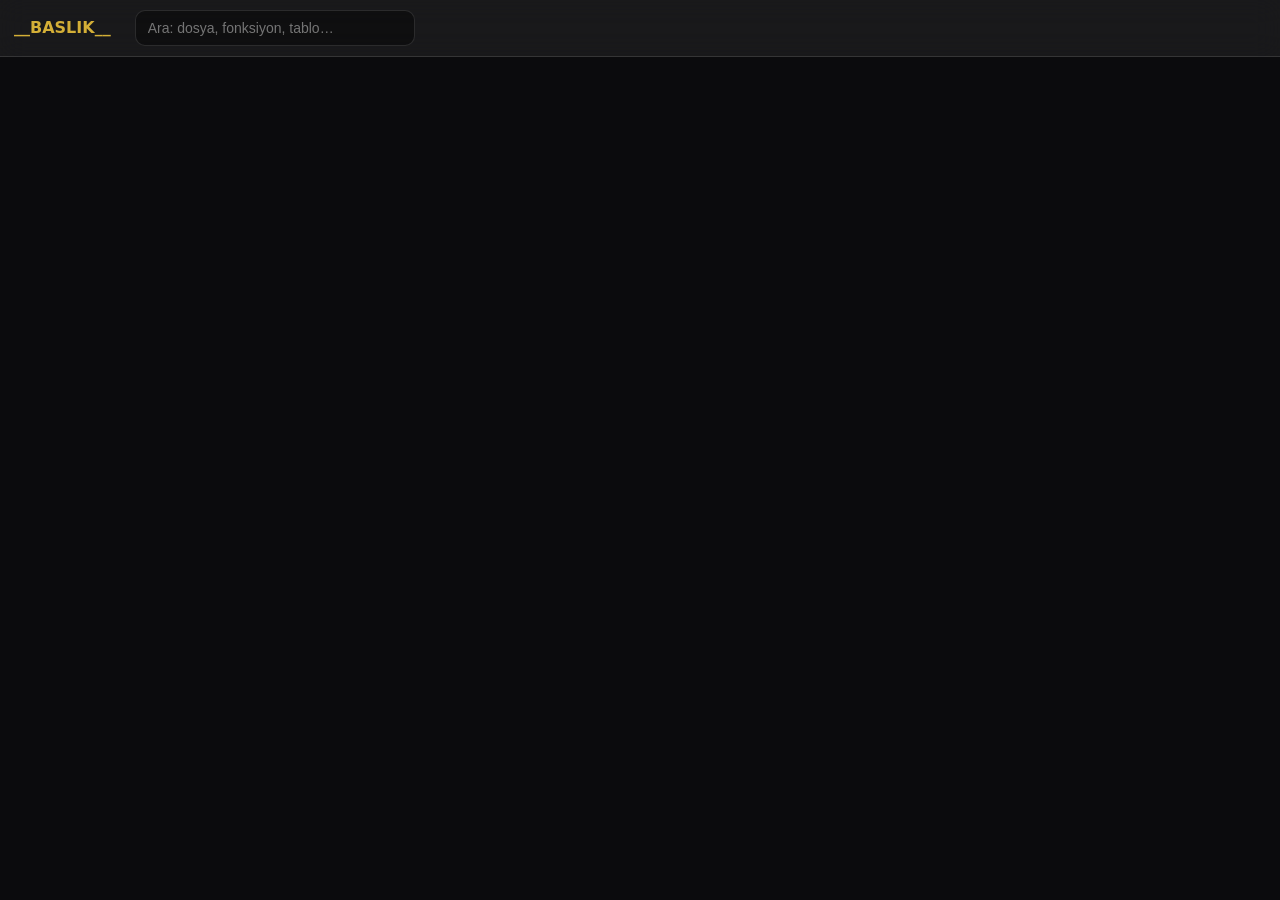
<file: tools/graphify/sablon.html>
<!doctype html>
<html lang="tr"><head><meta charset="utf-8">
<meta name="viewport" content="width=device-width,initial-scale=1">
<meta name="robots" content="noindex,nofollow">
<title>__BASLIK__ · Bağlantı Grafiği</title>
<style>
:root{--bg:#0b0b0d;--panel:rgba(255,255,255,.06);--line:rgba(255,255,255,.12);--tx:#f3efe6;--mut:#9a958a;--gold:#d4af37}
*{box-sizing:border-box}html,body{margin:0;height:100%;background:var(--bg);color:var(--tx);font:14px/1.45 system-ui,-apple-system,"Segoe UI",sans-serif;overflow:hidden}
#app{display:flex;flex-direction:column;height:100%}
header{display:flex;flex-wrap:wrap;gap:8px;align-items:center;padding:10px 14px;border-bottom:1px solid var(--line);background:var(--panel);backdrop-filter:blur(14px)}
h1{font-size:16px;margin:0 8px 0 0;color:var(--gold);font-weight:700}
.sub{color:var(--mut);font-size:12px}
input[type=search]{flex:1 1 160px;min-width:0;max-width:280px;padding:9px 12px;border-radius:10px;border:1px solid var(--line);background:rgba(0,0,0,.4);color:var(--tx);font-size:14px}
.chips{display:flex;flex-wrap:wrap;gap:6px}
.chip{display:inline-flex;align-items:center;gap:6px;padding:8px 12px;min-height:36px;border-radius:999px;border:1px solid var(--line);background:transparent;color:var(--tx);cursor:pointer;font-size:12px}
.chip i{width:10px;height:10px;border-radius:50%;display:inline-block}
.chip.off{opacity:.35}
main{position:relative;flex:1;min-height:0}
canvas{position:absolute;inset:0;width:100%;height:100%;touch-action:none;cursor:grab}
#info{position:absolute;right:12px;top:12px;bottom:12px;width:min(340px,calc(100% - 24px));overflow:auto;padding:14px;border-radius:16px;border:1px solid var(--line);background:rgba(15,15,18,.82);backdrop-filter:blur(16px);display:none}
#info.on{display:block}
#info h2{margin:0 0 4px;font-size:16px;color:var(--gold);word-break:break-word}
#info .t{color:var(--mut);font-size:12px;margin-bottom:8px}
#info p{margin:6px 0}
#info ul{margin:6px 0;padding:0;list-style:none}
#info li{padding:7px 0;border-top:1px solid var(--line);cursor:pointer;word-break:break-word}
#info li small{color:var(--mut)}
#close{float:right;background:none;border:0;color:var(--tx);font-size:22px;cursor:pointer;min-width:40px;min-height:40px}
#stat{position:absolute;left:12px;bottom:10px;color:var(--mut);font-size:12px;pointer-events:none}
</style></head><body><div id="app">
<header><h1>__BASLIK__</h1><span class="sub" id="sub"></span>
<input type="search" id="q" placeholder="Ara: dosya, fonksiyon, tablo…" aria-label="Ara">
<div class="chips" id="chips"></div></header>
<main><canvas id="c"></canvas><div id="stat"></div>
<aside id="info"><button id="close" aria-label="Kapat">×</button><div id="ib"></div></aside></main></div>
<script>
const G=__VERI__;
const TYPES=G.types;const tcol={};TYPES.forEach(t=>tcol[t.id]=t.color);
const nodes=G.nodes.map((n,i)=>({...n,i,x:Math.cos(i*2.4)*(60+i*3),y:Math.sin(i*2.4)*(60+i*3),vx:0,vy:0}));
const byId=Object.fromEntries(nodes.map(n=>[n.id,n]));
const edges=G.edges.map(e=>({...e,s:byId[e.from],t:byId[e.to]})).filter(e=>e.s&&e.t);
nodes.forEach(n=>{n.deg=0});edges.forEach(e=>{e.s.deg++;e.t.deg++});
const hidden=new Set();let sel=null,query="";
const cv=document.getElementById('c'),cx=cv.getContext('2d');
let W,H,dpr,cam={x:0,y:0,k:1};
function resize(){dpr=window.devicePixelRatio||1;W=cv.clientWidth;H=cv.clientHeight;cv.width=W*dpr;cv.height=H*dpr}
addEventListener("resize",resize);resize();cam.k=W<600?.55:.85;
const r=n=>n.kind==='hub'?14:Math.min(5+Math.sqrt(n.deg)*2.2,13);
let alpha=1;
function tick(){
 const vis=nodes.filter(n=>!hidden.has(n.type));
 for(let a=0;a<vis.length;a++){const p=vis[a];
  for(let b=a+1;b<vis.length;b++){const q=vis[b];let dx=p.x-q.x,dy=p.y-q.y,d=dx*dx+dy*dy+.01;if(d>90000)continue;const f=900/d;const sq=Math.sqrt(d);dx/=sq;dy/=sq;p.vx+=dx*f;p.vy+=dy*f;q.vx-=dx*f;q.vy-=dy*f}
  p.vx-=p.x*.004;p.vy-=p.y*.004}
 edges.forEach(e=>{if(hidden.has(e.s.type)||hidden.has(e.t.type))return;let dx=e.t.x-e.s.x,dy=e.t.y-e.s.y;const d=Math.sqrt(dx*dx+dy*dy)||1;const f=(d-70)*.02;dx/=d;dy/=d;e.s.vx+=dx*f;e.s.vy+=dy*f;e.t.vx-=dx*f;e.t.vy-=dy*f});
 vis.forEach(n=>{if(n.fixed)return;n.vx*=.8;n.vy*=.8;n.x+=n.vx*alpha;n.y+=n.vy*alpha});
 alpha=Math.max(.05,alpha*.995);
}
function match(n){return !query||(n.label+' '+(n.desc||'')+' '+(n.file||'')).toLowerCase().includes(query)}
function nb(n){const s=new Set([n.id]);edges.forEach(e=>{if(e.s===n)s.add(e.t.id);if(e.t===n)s.add(e.s.id)});return s}
function draw(){
 cx.setTransform(dpr,0,0,dpr,0,0);cx.clearRect(0,0,W,H);
 cx.translate(W/2+cam.x,H/2+cam.y);cx.scale(cam.k,cam.k);
 const focus=sel?nb(sel):null;
 edges.forEach(e=>{if(hidden.has(e.s.type)||hidden.has(e.t.type))return;
  const on=!focus||(focus.has(e.s.id)&&focus.has(e.t.id)&&(e.s===sel||e.t===sel));
  cx.strokeStyle=on?(sel?'rgba(212,175,55,.8)':'rgba(255,255,255,.16)'):'rgba(255,255,255,.04)';cx.lineWidth=on&&sel?1.5/cam.k:1/cam.k;
  cx.beginPath();cx.moveTo(e.s.x,e.s.y);cx.lineTo(e.t.x,e.t.y);cx.stroke()});
 nodes.forEach(n=>{if(hidden.has(n.type))return;
  const dim=(focus&&!focus.has(n.id))||!match(n);
  cx.globalAlpha=dim?.15:1;cx.fillStyle=tcol[n.type];
  cx.beginPath();cx.arc(n.x,n.y,r(n),0,7);cx.fill();
  if(n===sel){cx.strokeStyle='#fff';cx.lineWidth=2/cam.k;cx.stroke()}
  if(!dim&&(n.kind==='hub'||cam.k>1.3||n===sel||(query&&match(n))||(focus&&focus.has(n.id)))){
   cx.fillStyle='#f3efe6';cx.font=(n.kind==='hub'?'600 12px':'11px')+' system-ui';cx.textAlign='center';cx.fillText(n.label,n.x,n.y+r(n)+12)}
 });cx.globalAlpha=1;
}
function loop(){tick();draw();requestAnimationFrame(loop)}
function toWorld(px,py){return{x:(px-W/2-cam.x)/cam.k,y:(py-H/2-cam.y)/cam.k}}
function pick(px,py){const w=toWorld(px,py);let best=null,bd=1e9;nodes.forEach(n=>{if(hidden.has(n.type))return;const d=Math.hypot(n.x-w.x,n.y-w.y);if(d<Math.max(r(n),12/cam.k)&&d<bd){bd=d;best=n}});return best}
let drag=null,pan=null,moved=false,pts=new Map(),pinch=0;
cv.addEventListener('pointerdown',e=>{cv.setPointerCapture(e.pointerId);pts.set(e.pointerId,[e.offsetX,e.offsetY]);moved=false;
 if(pts.size===2){const [a,b]=[...pts.values()];pinch=Math.hypot(a[0]-b[0],a[1]-b[1]);drag=null;pan=null;return}
 const n=pick(e.offsetX,e.offsetY);if(n){drag=n;n.fixed=true}else pan={x:e.offsetX-cam.x,y:e.offsetY-cam.y}});
cv.addEventListener('pointermove',e=>{if(!pts.has(e.pointerId))return;pts.set(e.pointerId,[e.offsetX,e.offsetY]);moved=true;
 if(pts.size===2){const [a,b]=[...pts.values()];const d=Math.hypot(a[0]-b[0],a[1]-b[1]);if(pinch){cam.k=Math.min(4,Math.max(.2,cam.k*d/pinch))}pinch=d;return}
 if(drag){const w=toWorld(e.offsetX,e.offsetY);drag.x=w.x;drag.y=w.y;alpha=.5}else if(pan){cam.x=e.offsetX-pan.x;cam.y=e.offsetY-pan.y}});
cv.addEventListener('pointerup',e=>{pts.delete(e.pointerId);pinch=0;
 if(!moved){const n=pick(e.offsetX,e.offsetY);select(n)}
 if(drag){drag.fixed=false;drag=null}pan=null});
cv.addEventListener('wheel',e=>{e.preventDefault();const f=e.deltaY<0?1.12:.89;cam.k=Math.min(4,Math.max(.2,cam.k*f))},{passive:false});
function esc(s){return String(s==null?'':s).replace(/[&<>"']/g,c=>({'&':'&amp;','<':'&lt;','>':'&gt;','"':'&quot;',"'":'&#39;'}[c]))}
function select(n){sel=n;const el=document.getElementById('info');if(!n){el.classList.remove('on');return}
 const out=edges.filter(e=>e.s===n).map(e=>[e.t,e.rel,'→']),inn=edges.filter(e=>e.t===n).map(e=>[e.s,e.rel,'←']);
 const tn=TYPES.find(t=>t.id===n.type).name;
 let h='<h2>'+esc(n.label)+'</h2><div class="t">'+esc(tn)+(n.file?' · '+esc(n.file)+(n.line?':'+n.line:''):'')+'</div>';
 if(n.desc)h+='<p>'+esc(n.desc)+'</p>';
 const list=(a,t)=>a.length?'<b>'+t+' ('+a.length+')</b><ul>'+a.map(([m,rel,ar],i)=>'<li data-id="'+esc(m.id)+'">'+ar+' '+esc(m.label)+' <small>'+esc(rel||'')+'</small></li>').join('')+'</ul>':'';
 h+=list(out,'Kullandıkları')+list(inn,'Kullananlar');
 document.getElementById('ib').innerHTML=h;el.classList.add('on');
 el.querySelectorAll('li').forEach(li=>li.onclick=()=>{const m=byId[li.dataset.id];if(m){cam.x=-m.x*cam.k;cam.y=-m.y*cam.k;select(m)}})}
document.getElementById('close').onclick=()=>select(null);
document.getElementById('q').addEventListener('input',e=>{query=e.target.value.trim().toLowerCase()});
const chips=document.getElementById('chips');
TYPES.forEach(t=>{const c=document.createElement('button');c.className='chip';c.innerHTML='<i style="background:'+t.color+'"></i>'+esc(t.name)+' <span style="color:var(--mut)">'+nodes.filter(n=>n.type===t.id).length+'</span>';
 c.onclick=()=>{hidden.has(t.id)?hidden.delete(t.id):hidden.add(t.id);c.classList.toggle('off');alpha=.6};chips.appendChild(c)});
document.getElementById('sub').textContent=nodes.length+' düğüm · '+edges.length+' bağlantı';
document.getElementById('stat').textContent='Sürükle: taşı · Tekerlek/çimdik: yakınlaştır · Dokun: ayrıntı';
loop();
</script></body></html>
</file>
<file: assets/fonts/fonts.css>
/* Yazı tipleri sitenin kendi sunucusundan yüklenir (Google Fonts'a istek gitmez).
   Kaynak: Google Fonts (SIL Open Font License). Sadece latin ve latin-ext (Türkçe) alt kümeleri. */

/* Cormorant Garamond · latin-ext */
@font-face {
  font-family: 'Cormorant Garamond';
  font-style: normal;
  font-weight: 500;
  font-display: swap;
  src: url(cormorant-garamond-latin-ext.woff2) format('woff2');
  unicode-range: U+0100-02BA, U+02BD-02C5, U+02C7-02CC, U+02CE-02D7, U+02DD-02FF, U+0304, U+0308, U+0329, U+1D00-1DBF, U+1E00-1E9F, U+1EF2-1EFF, U+2020, U+20A0-20AB, U+20AD-20C4, U+2113, U+2C60-2C7F, U+A720-A7FF;
}

/* Cormorant Garamond · latin */
@font-face {
  font-family: 'Cormorant Garamond';
  font-style: normal;
  font-weight: 500;
  font-display: swap;
  src: url(cormorant-garamond-latin.woff2) format('woff2');
  unicode-range: U+0000-00FF, U+0131, U+0152-0153, U+02BB-02BC, U+02C6, U+02DA, U+02DC, U+0304, U+0308, U+0329, U+2000-206F, U+20AC, U+2122, U+2191, U+2193, U+2212, U+2215, U+FEFF, U+FFFD;
}

/* Cormorant Garamond · latin-ext */
@font-face {
  font-family: 'Cormorant Garamond';
  font-style: normal;
  font-weight: 600;
  font-display: swap;
  src: url(cormorant-garamond-latin-ext.woff2) format('woff2');
  unicode-range: U+0100-02BA, U+02BD-02C5, U+02C7-02CC, U+02CE-02D7, U+02DD-02FF, U+0304, U+0308, U+0329, U+1D00-1DBF, U+1E00-1E9F, U+1EF2-1EFF, U+2020, U+20A0-20AB, U+20AD-20C4, U+2113, U+2C60-2C7F, U+A720-A7FF;
}

/* Cormorant Garamond · latin */
@font-face {
  font-family: 'Cormorant Garamond';
  font-style: normal;
  font-weight: 600;
  font-display: swap;
  src: url(cormorant-garamond-latin.woff2) format('woff2');
  unicode-range: U+0000-00FF, U+0131, U+0152-0153, U+02BB-02BC, U+02C6, U+02DA, U+02DC, U+0304, U+0308, U+0329, U+2000-206F, U+20AC, U+2122, U+2191, U+2193, U+2212, U+2215, U+FEFF, U+FFFD;
}

/* Cormorant Garamond · latin-ext */
@font-face {
  font-family: 'Cormorant Garamond';
  font-style: normal;
  font-weight: 700;
  font-display: swap;
  src: url(cormorant-garamond-latin-ext.woff2) format('woff2');
  unicode-range: U+0100-02BA, U+02BD-02C5, U+02C7-02CC, U+02CE-02D7, U+02DD-02FF, U+0304, U+0308, U+0329, U+1D00-1DBF, U+1E00-1E9F, U+1EF2-1EFF, U+2020, U+20A0-20AB, U+20AD-20C4, U+2113, U+2C60-2C7F, U+A720-A7FF;
}

/* Cormorant Garamond · latin */
@font-face {
  font-family: 'Cormorant Garamond';
  font-style: normal;
  font-weight: 700;
  font-display: swap;
  src: url(cormorant-garamond-latin.woff2) format('woff2');
  unicode-range: U+0000-00FF, U+0131, U+0152-0153, U+02BB-02BC, U+02C6, U+02DA, U+02DC, U+0304, U+0308, U+0329, U+2000-206F, U+20AC, U+2122, U+2191, U+2193, U+2212, U+2215, U+FEFF, U+FFFD;
}

/* Geist · latin-ext */
@font-face {
  font-family: 'Geist';
  font-style: normal;
  font-weight: 400;
  font-display: swap;
  src: url(geist-latin-ext.woff2) format('woff2');
  unicode-range: U+0100-02BA, U+02BD-02C5, U+02C7-02CC, U+02CE-02D7, U+02DD-02FF, U+0304, U+0308, U+0329, U+1D00-1DBF, U+1E00-1E9F, U+1EF2-1EFF, U+2020, U+20A0-20AB, U+20AD-20C4, U+2113, U+2C60-2C7F, U+A720-A7FF;
}

/* Geist · latin */
@font-face {
  font-family: 'Geist';
  font-style: normal;
  font-weight: 400;
  font-display: swap;
  src: url(geist-latin.woff2) format('woff2');
  unicode-range: U+0000-00FF, U+0131, U+0152-0153, U+02BB-02BC, U+02C6, U+02DA, U+02DC, U+0304, U+0308, U+0329, U+2000-206F, U+20AC, U+2122, U+2191, U+2193, U+2212, U+2215, U+FEFF, U+FFFD;
}

/* Geist · latin-ext */
@font-face {
  font-family: 'Geist';
  font-style: normal;
  font-weight: 500;
  font-display: swap;
  src: url(geist-latin-ext.woff2) format('woff2');
  unicode-range: U+0100-02BA, U+02BD-02C5, U+02C7-02CC, U+02CE-02D7, U+02DD-02FF, U+0304, U+0308, U+0329, U+1D00-1DBF, U+1E00-1E9F, U+1EF2-1EFF, U+2020, U+20A0-20AB, U+20AD-20C4, U+2113, U+2C60-2C7F, U+A720-A7FF;
}

/* Geist · latin */
@font-face {
  font-family: 'Geist';
  font-style: normal;
  font-weight: 500;
  font-display: swap;
  src: url(geist-latin.woff2) format('woff2');
  unicode-range: U+0000-00FF, U+0131, U+0152-0153, U+02BB-02BC, U+02C6, U+02DA, U+02DC, U+0304, U+0308, U+0329, U+2000-206F, U+20AC, U+2122, U+2191, U+2193, U+2212, U+2215, U+FEFF, U+FFFD;
}

/* Geist · latin-ext */
@font-face {
  font-family: 'Geist';
  font-style: normal;
  font-weight: 600;
  font-display: swap;
  src: url(geist-latin-ext.woff2) format('woff2');
  unicode-range: U+0100-02BA, U+02BD-02C5, U+02C7-02CC, U+02CE-02D7, U+02DD-02FF, U+0304, U+0308, U+0329, U+1D00-1DBF, U+1E00-1E9F, U+1EF2-1EFF, U+2020, U+20A0-20AB, U+20AD-20C4, U+2113, U+2C60-2C7F, U+A720-A7FF;
}

/* Geist · latin */
@font-face {
  font-family: 'Geist';
  font-style: normal;
  font-weight: 600;
  font-display: swap;
  src: url(geist-latin.woff2) format('woff2');
  unicode-range: U+0000-00FF, U+0131, U+0152-0153, U+02BB-02BC, U+02C6, U+02DA, U+02DC, U+0304, U+0308, U+0329, U+2000-206F, U+20AC, U+2122, U+2191, U+2193, U+2212, U+2215, U+FEFF, U+FFFD;
}

/* Geist · latin-ext */
@font-face {
  font-family: 'Geist';
  font-style: normal;
  font-weight: 700;
  font-display: swap;
  src: url(geist-latin-ext.woff2) format('woff2');
  unicode-range: U+0100-02BA, U+02BD-02C5, U+02C7-02CC, U+02CE-02D7, U+02DD-02FF, U+0304, U+0308, U+0329, U+1D00-1DBF, U+1E00-1E9F, U+1EF2-1EFF, U+2020, U+20A0-20AB, U+20AD-20C4, U+2113, U+2C60-2C7F, U+A720-A7FF;
}

/* Geist · latin */
@font-face {
  font-family: 'Geist';
  font-style: normal;
  font-weight: 700;
  font-display: swap;
  src: url(geist-latin.woff2) format('woff2');
  unicode-range: U+0000-00FF, U+0131, U+0152-0153, U+02BB-02BC, U+02C6, U+02DA, U+02DC, U+0304, U+0308, U+0329, U+2000-206F, U+20AC, U+2122, U+2191, U+2193, U+2212, U+2215, U+FEFF, U+FFFD;
}

/* Instrument Serif · latin-ext */
@font-face {
  font-family: 'Instrument Serif';
  font-style: italic;
  font-weight: 400;
  font-display: swap;
  src: url(instrument-serif-italic-latin-ext.woff2) format('woff2');
  unicode-range: U+0100-02BA, U+02BD-02C5, U+02C7-02CC, U+02CE-02D7, U+02DD-02FF, U+0304, U+0308, U+0329, U+1D00-1DBF, U+1E00-1E9F, U+1EF2-1EFF, U+2020, U+20A0-20AB, U+20AD-20C4, U+2113, U+2C60-2C7F, U+A720-A7FF;
}

/* Instrument Serif · latin */
@font-face {
  font-family: 'Instrument Serif';
  font-style: italic;
  font-weight: 400;
  font-display: swap;
  src: url(instrument-serif-italic-latin.woff2) format('woff2');
  unicode-range: U+0000-00FF, U+0131, U+0152-0153, U+02BB-02BC, U+02C6, U+02DA, U+02DC, U+0304, U+0308, U+0329, U+2000-206F, U+20AC, U+2122, U+2191, U+2193, U+2212, U+2215, U+FEFF, U+FFFD;
}

/* Instrument Serif · latin-ext */
@font-face {
  font-family: 'Instrument Serif';
  font-style: normal;
  font-weight: 400;
  font-display: swap;
  src: url(instrument-serif-latin-ext.woff2) format('woff2');
  unicode-range: U+0100-02BA, U+02BD-02C5, U+02C7-02CC, U+02CE-02D7, U+02DD-02FF, U+0304, U+0308, U+0329, U+1D00-1DBF, U+1E00-1E9F, U+1EF2-1EFF, U+2020, U+20A0-20AB, U+20AD-20C4, U+2113, U+2C60-2C7F, U+A720-A7FF;
}

/* Instrument Serif · latin */
@font-face {
  font-family: 'Instrument Serif';
  font-style: normal;
  font-weight: 400;
  font-display: swap;
  src: url(instrument-serif-latin.woff2) format('woff2');
  unicode-range: U+0000-00FF, U+0131, U+0152-0153, U+02BB-02BC, U+02C6, U+02DA, U+02DC, U+0304, U+0308, U+0329, U+2000-206F, U+20AC, U+2122, U+2191, U+2193, U+2212, U+2215, U+FEFF, U+FFFD;
}

/* Inter · latin-ext */
@font-face {
  font-family: 'Inter';
  font-style: normal;
  font-weight: 400;
  font-display: swap;
  src: url(inter-latin-ext.woff2) format('woff2');
  unicode-range: U+0100-02BA, U+02BD-02C5, U+02C7-02CC, U+02CE-02D7, U+02DD-02FF, U+0304, U+0308, U+0329, U+1D00-1DBF, U+1E00-1E9F, U+1EF2-1EFF, U+2020, U+20A0-20AB, U+20AD-20C4, U+2113, U+2C60-2C7F, U+A720-A7FF;
}

/* Inter · latin */
@font-face {
  font-family: 'Inter';
  font-style: normal;
  font-weight: 400;
  font-display: swap;
  src: url(inter-latin.woff2) format('woff2');
  unicode-range: U+0000-00FF, U+0131, U+0152-0153, U+02BB-02BC, U+02C6, U+02DA, U+02DC, U+0304, U+0308, U+0329, U+2000-206F, U+20AC, U+2122, U+2191, U+2193, U+2212, U+2215, U+FEFF, U+FFFD;
}

/* Inter · latin-ext */
@font-face {
  font-family: 'Inter';
  font-style: normal;
  font-weight: 500;
  font-display: swap;
  src: url(inter-latin-ext.woff2) format('woff2');
  unicode-range: U+0100-02BA, U+02BD-02C5, U+02C7-02CC, U+02CE-02D7, U+02DD-02FF, U+0304, U+0308, U+0329, U+1D00-1DBF, U+1E00-1E9F, U+1EF2-1EFF, U+2020, U+20A0-20AB, U+20AD-20C4, U+2113, U+2C60-2C7F, U+A720-A7FF;
}

/* Inter · latin */
@font-face {
  font-family: 'Inter';
  font-style: normal;
  font-weight: 500;
  font-display: swap;
  src: url(inter-latin.woff2) format('woff2');
  unicode-range: U+0000-00FF, U+0131, U+0152-0153, U+02BB-02BC, U+02C6, U+02DA, U+02DC, U+0304, U+0308, U+0329, U+2000-206F, U+20AC, U+2122, U+2191, U+2193, U+2212, U+2215, U+FEFF, U+FFFD;
}

/* Inter · latin-ext */
@font-face {
  font-family: 'Inter';
  font-style: normal;
  font-weight: 600;
  font-display: swap;
  src: url(inter-latin-ext.woff2) format('woff2');
  unicode-range: U+0100-02BA, U+02BD-02C5, U+02C7-02CC, U+02CE-02D7, U+02DD-02FF, U+0304, U+0308, U+0329, U+1D00-1DBF, U+1E00-1E9F, U+1EF2-1EFF, U+2020, U+20A0-20AB, U+20AD-20C4, U+2113, U+2C60-2C7F, U+A720-A7FF;
}

/* Inter · latin */
@font-face {
  font-family: 'Inter';
  font-style: normal;
  font-weight: 600;
  font-display: swap;
  src: url(inter-latin.woff2) format('woff2');
  unicode-range: U+0000-00FF, U+0131, U+0152-0153, U+02BB-02BC, U+02C6, U+02DA, U+02DC, U+0304, U+0308, U+0329, U+2000-206F, U+20AC, U+2122, U+2191, U+2193, U+2212, U+2215, U+FEFF, U+FFFD;
}

/* Inter · latin-ext */
@font-face {
  font-family: 'Inter';
  font-style: normal;
  font-weight: 700;
  font-display: swap;
  src: url(inter-latin-ext.woff2) format('woff2');
  unicode-range: U+0100-02BA, U+02BD-02C5, U+02C7-02CC, U+02CE-02D7, U+02DD-02FF, U+0304, U+0308, U+0329, U+1D00-1DBF, U+1E00-1E9F, U+1EF2-1EFF, U+2020, U+20A0-20AB, U+20AD-20C4, U+2113, U+2C60-2C7F, U+A720-A7FF;
}

/* Inter · latin */
@font-face {
  font-family: 'Inter';
  font-style: normal;
  font-weight: 700;
  font-display: swap;
  src: url(inter-latin.woff2) format('woff2');
  unicode-range: U+0000-00FF, U+0131, U+0152-0153, U+02BB-02BC, U+02C6, U+02DA, U+02DC, U+0304, U+0308, U+0329, U+2000-206F, U+20AC, U+2122, U+2191, U+2193, U+2212, U+2215, U+FEFF, U+FFFD;
}

/* Inter · latin-ext */
@font-face {
  font-family: 'Inter';
  font-style: normal;
  font-weight: 800;
  font-display: swap;
  src: url(inter-latin-ext.woff2) format('woff2');
  unicode-range: U+0100-02BA, U+02BD-02C5, U+02C7-02CC, U+02CE-02D7, U+02DD-02FF, U+0304, U+0308, U+0329, U+1D00-1DBF, U+1E00-1E9F, U+1EF2-1EFF, U+2020, U+20A0-20AB, U+20AD-20C4, U+2113, U+2C60-2C7F, U+A720-A7FF;
}

/* Inter · latin */
@font-face {
  font-family: 'Inter';
  font-style: normal;
  font-weight: 800;
  font-display: swap;
  src: url(inter-latin.woff2) format('woff2');
  unicode-range: U+0000-00FF, U+0131, U+0152-0153, U+02BB-02BC, U+02C6, U+02DA, U+02DC, U+0304, U+0308, U+0329, U+2000-206F, U+20AC, U+2122, U+2191, U+2193, U+2212, U+2215, U+FEFF, U+FFFD;
}

/* Manrope · latin-ext */
@font-face {
  font-family: 'Manrope';
  font-style: normal;
  font-weight: 400;
  font-display: swap;
  src: url(manrope-latin-ext.woff2) format('woff2');
  unicode-range: U+0100-02BA, U+02BD-02C5, U+02C7-02CC, U+02CE-02D7, U+02DD-02FF, U+0304, U+0308, U+0329, U+1D00-1DBF, U+1E00-1E9F, U+1EF2-1EFF, U+2020, U+20A0-20AB, U+20AD-20C4, U+2113, U+2C60-2C7F, U+A720-A7FF;
}

/* Manrope · latin */
@font-face {
  font-family: 'Manrope';
  font-style: normal;
  font-weight: 400;
  font-display: swap;
  src: url(manrope-latin.woff2) format('woff2');
  unicode-range: U+0000-00FF, U+0131, U+0152-0153, U+02BB-02BC, U+02C6, U+02DA, U+02DC, U+0304, U+0308, U+0329, U+2000-206F, U+20AC, U+2122, U+2191, U+2193, U+2212, U+2215, U+FEFF, U+FFFD;
}

/* Manrope · latin-ext */
@font-face {
  font-family: 'Manrope';
  font-style: normal;
  font-weight: 500;
  font-display: swap;
  src: url(manrope-latin-ext.woff2) format('woff2');
  unicode-range: U+0100-02BA, U+02BD-02C5, U+02C7-02CC, U+02CE-02D7, U+02DD-02FF, U+0304, U+0308, U+0329, U+1D00-1DBF, U+1E00-1E9F, U+1EF2-1EFF, U+2020, U+20A0-20AB, U+20AD-20C4, U+2113, U+2C60-2C7F, U+A720-A7FF;
}

/* Manrope · latin */
@font-face {
  font-family: 'Manrope';
  font-style: normal;
  font-weight: 500;
  font-display: swap;
  src: url(manrope-latin.woff2) format('woff2');
  unicode-range: U+0000-00FF, U+0131, U+0152-0153, U+02BB-02BC, U+02C6, U+02DA, U+02DC, U+0304, U+0308, U+0329, U+2000-206F, U+20AC, U+2122, U+2191, U+2193, U+2212, U+2215, U+FEFF, U+FFFD;
}

/* Manrope · latin-ext */
@font-face {
  font-family: 'Manrope';
  font-style: normal;
  font-weight: 600;
  font-display: swap;
  src: url(manrope-latin-ext.woff2) format('woff2');
  unicode-range: U+0100-02BA, U+02BD-02C5, U+02C7-02CC, U+02CE-02D7, U+02DD-02FF, U+0304, U+0308, U+0329, U+1D00-1DBF, U+1E00-1E9F, U+1EF2-1EFF, U+2020, U+20A0-20AB, U+20AD-20C4, U+2113, U+2C60-2C7F, U+A720-A7FF;
}

/* Manrope · latin */
@font-face {
  font-family: 'Manrope';
  font-style: normal;
  font-weight: 600;
  font-display: swap;
  src: url(manrope-latin.woff2) format('woff2');
  unicode-range: U+0000-00FF, U+0131, U+0152-0153, U+02BB-02BC, U+02C6, U+02DA, U+02DC, U+0304, U+0308, U+0329, U+2000-206F, U+20AC, U+2122, U+2191, U+2193, U+2212, U+2215, U+FEFF, U+FFFD;
}

/* Manrope · latin-ext */
@font-face {
  font-family: 'Manrope';
  font-style: normal;
  font-weight: 700;
  font-display: swap;
  src: url(manrope-latin-ext.woff2) format('woff2');
  unicode-range: U+0100-02BA, U+02BD-02C5, U+02C7-02CC, U+02CE-02D7, U+02DD-02FF, U+0304, U+0308, U+0329, U+1D00-1DBF, U+1E00-1E9F, U+1EF2-1EFF, U+2020, U+20A0-20AB, U+20AD-20C4, U+2113, U+2C60-2C7F, U+A720-A7FF;
}

/* Manrope · latin */
@font-face {
  font-family: 'Manrope';
  font-style: normal;
  font-weight: 700;
  font-display: swap;
  src: url(manrope-latin.woff2) format('woff2');
  unicode-range: U+0000-00FF, U+0131, U+0152-0153, U+02BB-02BC, U+02C6, U+02DA, U+02DC, U+0304, U+0308, U+0329, U+2000-206F, U+20AC, U+2122, U+2191, U+2193, U+2212, U+2215, U+FEFF, U+FFFD;
}

/* Manrope · latin-ext */
@font-face {
  font-family: 'Manrope';
  font-style: normal;
  font-weight: 800;
  font-display: swap;
  src: url(manrope-latin-ext.woff2) format('woff2');
  unicode-range: U+0100-02BA, U+02BD-02C5, U+02C7-02CC, U+02CE-02D7, U+02DD-02FF, U+0304, U+0308, U+0329, U+1D00-1DBF, U+1E00-1E9F, U+1EF2-1EFF, U+2020, U+20A0-20AB, U+20AD-20C4, U+2113, U+2C60-2C7F, U+A720-A7FF;
}

/* Manrope · latin */
@font-face {
  font-family: 'Manrope';
  font-style: normal;
  font-weight: 800;
  font-display: swap;
  src: url(manrope-latin.woff2) format('woff2');
  unicode-range: U+0000-00FF, U+0131, U+0152-0153, U+02BB-02BC, U+02C6, U+02DA, U+02DC, U+0304, U+0308, U+0329, U+2000-206F, U+20AC, U+2122, U+2191, U+2193, U+2212, U+2215, U+FEFF, U+FFFD;
}
</file>
<file: assets/giris.css>
/* NearDiji — ortak giriş ekranı (süper panel, site paneli, menü paneli, katalog)
   Kart: cam görünüm, gezen ışık, 3D eğilme · Arka plan: akış çizgileri (assets/giris.js) */
.ndg{--ndg-bg:#000;--ndg-fg:#fff;--ndg-rgb:255,255,255;--ndg-muted:rgba(255,255,255,.6);--ndg-dim:rgba(255,255,255,.4);--ndg-line:rgba(255,255,255,.08);
 --ndg-glass:rgba(6,6,6,.86);--ndg-btn-bg:#fff;--ndg-btn-fg:#000;--ndg-err:#ff8f8f;--ndg-autofill:#141414;
 position:fixed;inset:0;z-index:5000;display:flex;align-items:center;justify-content:center;overflow-y:auto;overflow-x:hidden;
 background:var(--ndg-bg);color:var(--ndg-fg);font-family:'Geist',system-ui,-apple-system,'Segoe UI',sans-serif;-webkit-font-smoothing:antialiased;
 padding:max(24px,env(safe-area-inset-top)) 16px max(24px,env(safe-area-inset-bottom));box-sizing:border-box;color-scheme:dark;transition:background-color .3s}
.ndg[data-ndg-tema="light"]{--ndg-bg:#EBE9E5;--ndg-fg:#151514;--ndg-rgb:21,21,20;--ndg-muted:rgba(21,21,20,.62);--ndg-dim:rgba(21,21,20,.45);--ndg-line:rgba(21,21,20,.1);
 --ndg-glass:rgba(250,249,246,.9);--ndg-btn-bg:#151514;--ndg-btn-fg:#fff;--ndg-err:#c62828;--ndg-autofill:#f2f1ee;color-scheme:light}
.ndg *,.ndg *::before,.ndg *::after{box-sizing:border-box}
.ndg-bg{position:fixed;inset:0;width:100%;height:100%;z-index:0;pointer-events:none;display:block}
.ndg-dither{position:fixed;inset:0;z-index:1;pointer-events:none;opacity:.07;transition:filter .3s;background-size:2px 2px;
 background-image:url("data:image/svg+xml,%3Csvg viewBox='0 0 2 2' xmlns='http://www.w3.org/2000/svg'%3E%3Crect width='1' height='1' fill='%23fff'/%3E%3Crect x='1' y='1' width='1' height='1' fill='%23fff'/%3E%3C/svg%3E")}
.ndg[data-ndg-tema="light"] .ndg-dither{filter:invert(1);opacity:.05}
.ndg-glow{position:fixed;left:50%;top:50%;width:min(90vw,720px);height:min(90vw,720px);transform:translate(-50%,-50%);z-index:0;pointer-events:none;
 background:radial-gradient(circle,rgba(var(--ndg-rgb),.06) 0%,rgba(var(--ndg-rgb),0) 62%)}

/* kart */
.ndg-wrap{position:relative;z-index:2;width:100%;max-width:384px;margin:auto;perspective:1500px;animation:ndgIn .8s cubic-bezier(.2,.7,.2,1) both}
@keyframes ndgIn{from{opacity:0;transform:translateY(20px)}to{opacity:1;transform:none}}
.ndg-card{position:relative;transform-style:preserve-3d;will-change:transform;transition:transform .25s ease-out}
.ndg-beams{position:absolute;inset:-1px;border-radius:17px;overflow:hidden;pointer-events:none}
.ndg-beams i{position:absolute;opacity:.7;filter:blur(1.5px)}
.ndg-beams i:nth-child(1){top:0;left:-50%;height:3px;width:50%;background:linear-gradient(90deg,transparent,var(--ndg-fg),transparent);animation:ndgTop 3.5s ease-in-out infinite}
.ndg-beams i:nth-child(2){right:0;top:-50%;width:3px;height:50%;background:linear-gradient(180deg,transparent,var(--ndg-fg),transparent);animation:ndgRight 3.5s ease-in-out .6s infinite}
.ndg-beams i:nth-child(3){bottom:0;right:-50%;height:3px;width:50%;background:linear-gradient(90deg,transparent,var(--ndg-fg),transparent);animation:ndgBottom 3.5s ease-in-out 1.2s infinite}
.ndg-beams i:nth-child(4){left:0;bottom:-50%;width:3px;height:50%;background:linear-gradient(180deg,transparent,var(--ndg-fg),transparent);animation:ndgLeft 3.5s ease-in-out 1.8s infinite}
.ndg-beams b{position:absolute;border-radius:50%;background:rgba(var(--ndg-rgb),.5);filter:blur(1.5px);animation:ndgDot 2.2s ease-in-out infinite alternate}
.ndg-beams b:nth-of-type(1){top:0;left:0;width:5px;height:5px}
.ndg-beams b:nth-of-type(2){top:0;right:0;width:8px;height:8px;animation-delay:.5s}
.ndg-beams b:nth-of-type(3){bottom:0;right:0;width:8px;height:8px;animation-delay:1s}
.ndg-beams b:nth-of-type(4){bottom:0;left:0;width:5px;height:5px;animation-delay:1.5s}
@keyframes ndgTop{0%{left:-50%}71%,100%{left:100%}}
@keyframes ndgRight{0%{top:-50%}71%,100%{top:100%}}
@keyframes ndgBottom{0%{right:-50%}71%,100%{right:100%}}
@keyframes ndgLeft{0%{bottom:-50%}71%,100%{bottom:100%}}
@keyframes ndgDot{from{opacity:.2}to{opacity:.45}}
.ndg-glass{position:relative;border-radius:16px;padding:28px 24px 24px;background:var(--ndg-glass);border:1px solid rgba(var(--ndg-rgb),.07);
 backdrop-filter:blur(24px);-webkit-backdrop-filter:blur(24px);box-shadow:0 25px 60px -12px rgba(0,0,0,.6);overflow:hidden;transition:background-color .3s,border-color .3s}
.ndg[data-ndg-tema="light"] .ndg-glass{box-shadow:0 25px 60px -18px rgba(21,21,20,.28)}
.ndg-glass::before{content:"";position:absolute;inset:0;opacity:.03;pointer-events:none;background-size:30px 30px;
 background-image:linear-gradient(135deg,var(--ndg-fg) .5px,transparent .5px),linear-gradient(45deg,var(--ndg-fg) .5px,transparent .5px)}
.ndg-glass>*{position:relative}
.ndg-card:hover .ndg-glass{border-color:rgba(var(--ndg-rgb),.12)}

/* başlık */
.ndg-head{text-align:center;margin-bottom:22px}
.ndg-logo{display:block;height:34px;width:auto;max-width:180px;margin:0 auto 20px;object-fit:contain;transition:filter .3s;animation:ndgPop .8s cubic-bezier(.34,1.56,.64,1) both}
.ndg[data-ndg-tema="light"] .ndg-logo{filter:invert(1)}
@keyframes ndgPop{from{opacity:0;transform:scale(.6)}to{opacity:1;transform:none}}
.ndg-title{margin:0 0 6px;font-size:22px;font-weight:600;letter-spacing:-.02em;line-height:1.25;color:var(--ndg-fg)}
.ndg-title .w{display:inline-block;overflow:hidden;vertical-align:bottom;padding:2px 0 3px}
.ndg-title .w span{display:inline-block;animation:ndgWord 1s cubic-bezier(.16,1,.3,1) both;
 background:linear-gradient(180deg,var(--ndg-fg) 30%,rgba(var(--ndg-rgb),.78));-webkit-background-clip:text;background-clip:text;-webkit-text-fill-color:transparent}
@keyframes ndgWord{from{transform:translateY(115%)}to{transform:none}}
.ndg-sub{margin:0;font-size:13px;line-height:1.5;color:var(--ndg-muted);text-wrap:pretty}

/* alanlar */
.ndg-form{display:flex;flex-direction:column;gap:12px}
.ndg-field{position:relative;display:flex;align-items:center;border-radius:10px;transition:transform .2s cubic-bezier(.34,1.56,.64,1)}
.ndg-field:hover{transform:scale(1.01)}
.ndg-field:focus-within{transform:scale(1.02);z-index:1}
.ndg-field>svg{position:absolute;left:14px;width:16px;height:16px;color:var(--ndg-dim);pointer-events:none;transition:color .3s}
.ndg-field:focus-within>svg{color:var(--ndg-fg)}
.ndg-input{width:100%;min-width:0;height:48px;padding:0 14px 0 42px;border-radius:10px;border:1px solid transparent;background:rgba(var(--ndg-rgb),.05);
 color:var(--ndg-fg);font:inherit;font-size:16px;outline:none;transition:background .3s,border-color .3s,box-shadow .3s}
.ndg-input::placeholder{color:rgba(var(--ndg-rgb),.35)}
.ndg-input:focus{background:rgba(var(--ndg-rgb),.08);border-color:rgba(var(--ndg-rgb),.24);box-shadow:0 0 0 3px rgba(var(--ndg-rgb),.06)}
.ndg-input:-webkit-autofill{-webkit-text-fill-color:var(--ndg-fg);-webkit-box-shadow:0 0 0 40px var(--ndg-autofill) inset;caret-color:var(--ndg-fg)}
.ndg-field.pw .ndg-input{padding-right:48px}
.ndg-eye{position:absolute;right:2px;width:44px;height:44px;display:grid;place-items:center;border:0;background:none;color:var(--ndg-dim);cursor:pointer;border-radius:8px}
.ndg-eye:hover,.ndg-eye:focus-visible{color:var(--ndg-fg)}
.ndg-eye svg{width:16px;height:16px}
.ndg-eye .on{display:none}.ndg-eye[aria-pressed="true"] .on{display:block}.ndg-eye[aria-pressed="true"] .off{display:none}

/* butonlar */
.ndg-btn{position:relative;width:100%;height:48px;margin-top:6px;border:0;border-radius:10px;cursor:pointer;overflow:hidden;
 display:inline-flex;align-items:center;justify-content:center;gap:6px;background:var(--ndg-btn-bg);color:var(--ndg-btn-fg);font:inherit;font-size:15px;font-weight:600;
 transition:transform .2s cubic-bezier(.34,1.56,.64,1),box-shadow .3s,opacity .2s}
.ndg-btn:hover{transform:scale(1.02);box-shadow:0 0 24px rgba(var(--ndg-rgb),.18)}
.ndg-btn:active{transform:scale(.98)}
.ndg-btn svg{width:14px;height:14px;transition:transform .3s}
.ndg-btn:hover svg{transform:translateX(3px)}
.ndg-btn:disabled{cursor:default;transform:none;box-shadow:none;opacity:.85}
.ndg-btn:disabled::before{content:"";width:16px;height:16px;border-radius:50%;border:2px solid currentColor;border-top-color:transparent;animation:ndgSpin .8s linear infinite;flex:none}
.ndg-btn:disabled::after{content:"";position:absolute;inset:0;background:linear-gradient(90deg,transparent,rgba(127,127,127,.15),transparent);animation:ndgShine 1.5s ease-in-out infinite}
.ndg-btn:disabled svg{display:none}
@keyframes ndgSpin{to{transform:rotate(360deg)}}
@keyframes ndgShine{from{transform:translateX(-100%)}to{transform:translateX(100%)}}
.ndg-btn.ghost{background:rgba(var(--ndg-rgb),.05);color:rgba(var(--ndg-rgb),.85);border:1px solid rgba(var(--ndg-rgb),.12)}
.ndg-btn.ghost:hover{border-color:rgba(var(--ndg-rgb),.25);box-shadow:none}
.ndg-row{display:flex;gap:10px}
.ndg-row .ndg-btn{flex:1}
.ndg-btn:focus-visible,.ndg-link:focus-visible,.ndg-close:focus-visible,.ndg-tema:focus-visible{outline:2px solid var(--ndg-fg);outline-offset:3px}

.ndg-err{font-size:13px;line-height:1.45;color:var(--ndg-err);text-align:center;min-height:0}
.ndg-err:empty{display:none}
.ndg-foot{margin:18px 0 0;padding-top:16px;border-top:1px solid var(--ndg-line);text-align:center;font-size:12px;line-height:1.55;color:var(--ndg-muted)}
.ndg-link{display:inline-flex;align-items:center;min-height:36px;padding:0 6px;margin-top:2px;border:0;background:none;color:var(--ndg-fg);font:inherit;font-size:12.5px;font-weight:500;cursor:pointer;
 text-decoration:underline;text-decoration-color:rgba(var(--ndg-rgb),.3);text-underline-offset:3px}
.ndg-link:hover{text-decoration-color:var(--ndg-fg)}
.ndg-close{position:absolute;top:10px;right:10px;width:40px;height:40px;display:grid;place-items:center;border:0;border-radius:50%;background:rgba(var(--ndg-rgb),.06);
 color:rgba(var(--ndg-rgb),.7);cursor:pointer;font-size:20px;line-height:1;z-index:2}
.ndg-close:hover{background:rgba(var(--ndg-rgb),.12);color:var(--ndg-fg)}
.ndg-loader{display:flex;justify-content:center;padding:18px 0 6px}
.ndg-loader i{width:28px;height:28px;border-radius:50%;border:2px solid rgba(var(--ndg-rgb),.15);border-top-color:var(--ndg-fg);animation:ndgSpin .9s linear infinite}

/* tema düğmesi: menüdeki ile aynı (güneş / ay döner) */
.ndg-tema{position:fixed;top:max(16px,env(safe-area-inset-top));right:max(16px,env(safe-area-inset-right));z-index:3;width:44px;height:44px;padding:0;
 display:grid;place-items:center;border-radius:50%;cursor:pointer;overflow:hidden;color:var(--ndg-fg);
 background:rgba(var(--ndg-rgb),.06);border:1px solid rgba(var(--ndg-rgb),.14);backdrop-filter:blur(10px);-webkit-backdrop-filter:blur(10px);transition:background .25s,border-color .25s}
.ndg-tema:hover{background:rgba(var(--ndg-rgb),.12);border-color:rgba(var(--ndg-rgb),.28)}
.ndg-tema svg{grid-area:1/1;width:19px;height:19px;transition:transform .5s cubic-bezier(.2,.8,.2,1),opacity .3s}
.ndg-tema .gunes{opacity:0;transform:rotate(-90deg) scale(.4)}
.ndg[data-ndg-tema="dark"] .ndg-tema .gunes{opacity:1;transform:none}
.ndg[data-ndg-tema="dark"] .ndg-tema .ay{opacity:0;transform:rotate(90deg) scale(.4)}
::view-transition-old(root),::view-transition-new(root){animation:none;mix-blend-mode:normal}

@media(max-width:420px){.ndg-glass{padding:24px 18px 20px}.ndg-title{font-size:20px}}
@media(prefers-reduced-motion:reduce){
 .ndg-tema svg{transition:none}
 .ndg-wrap,.ndg-logo,.ndg-title .w span{animation:none}
 .ndg-beams{display:none}
 .ndg-card{transition:none}
}
</file>
